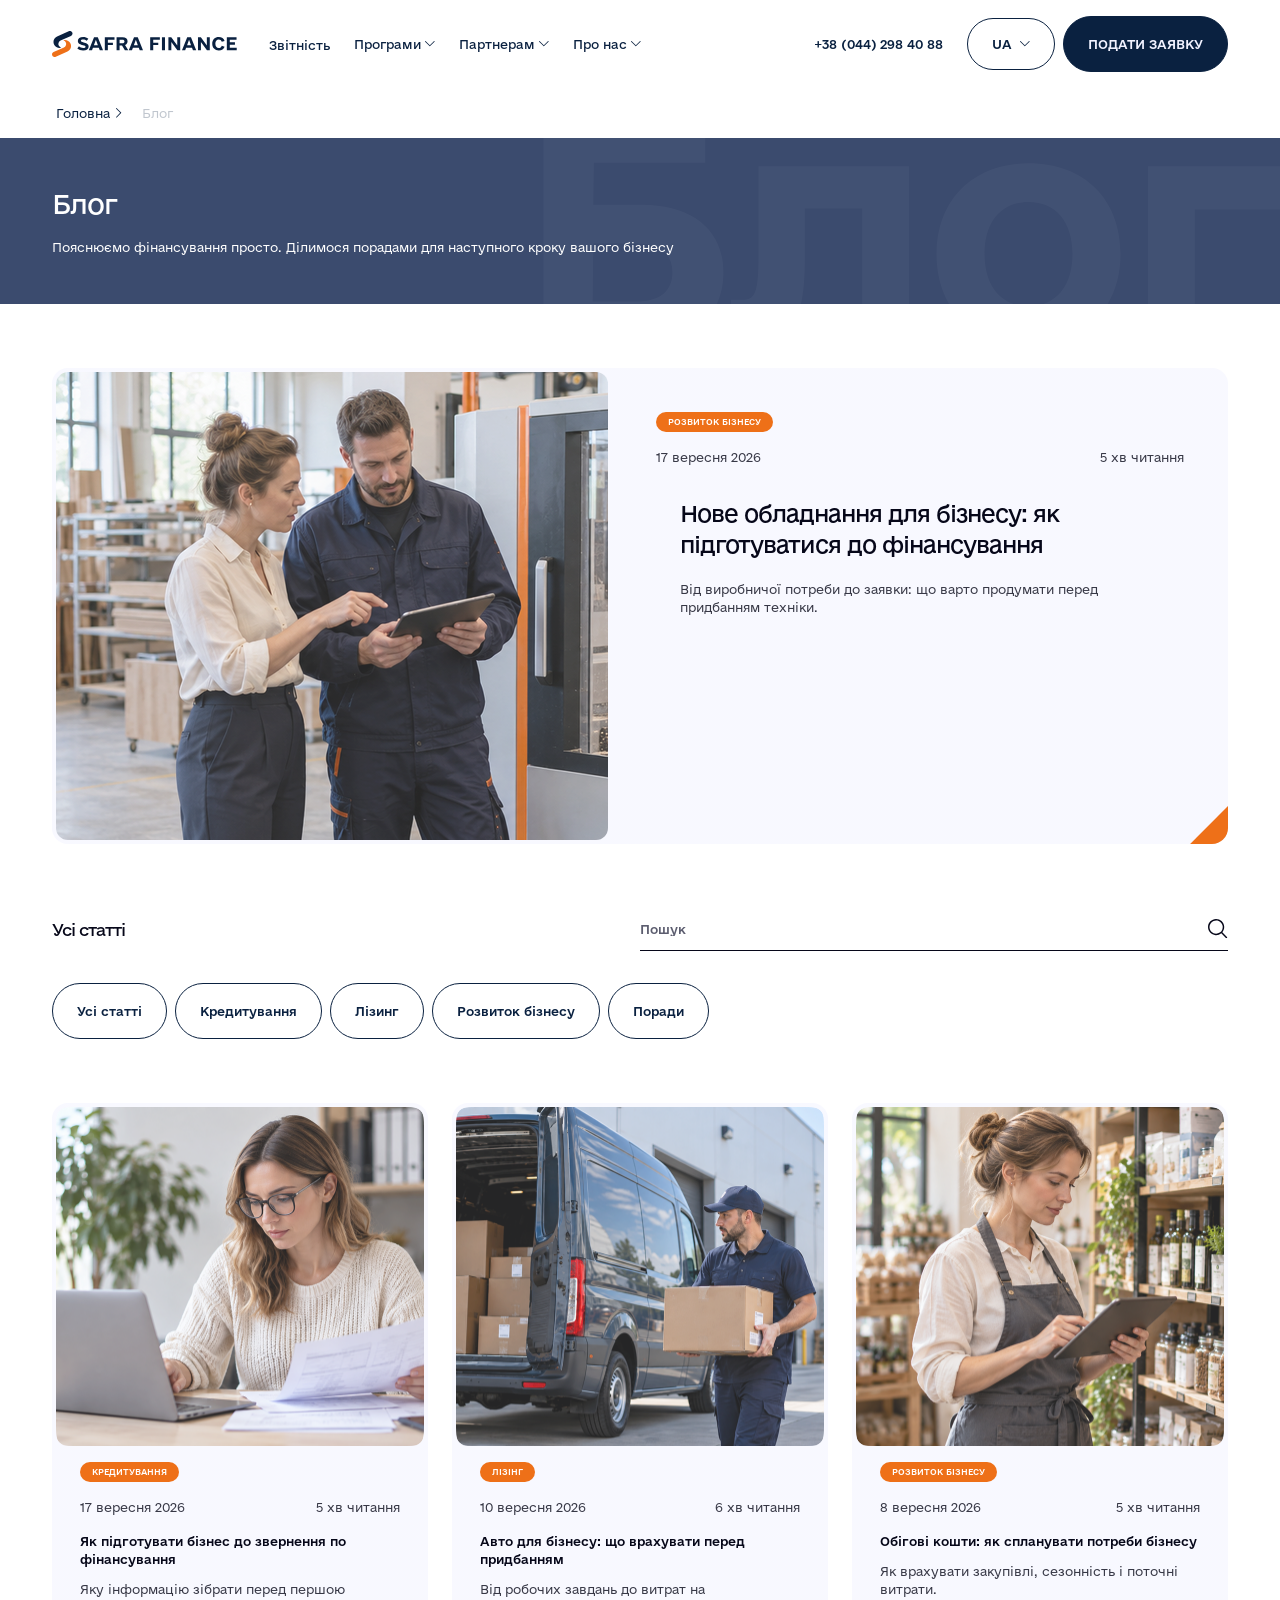
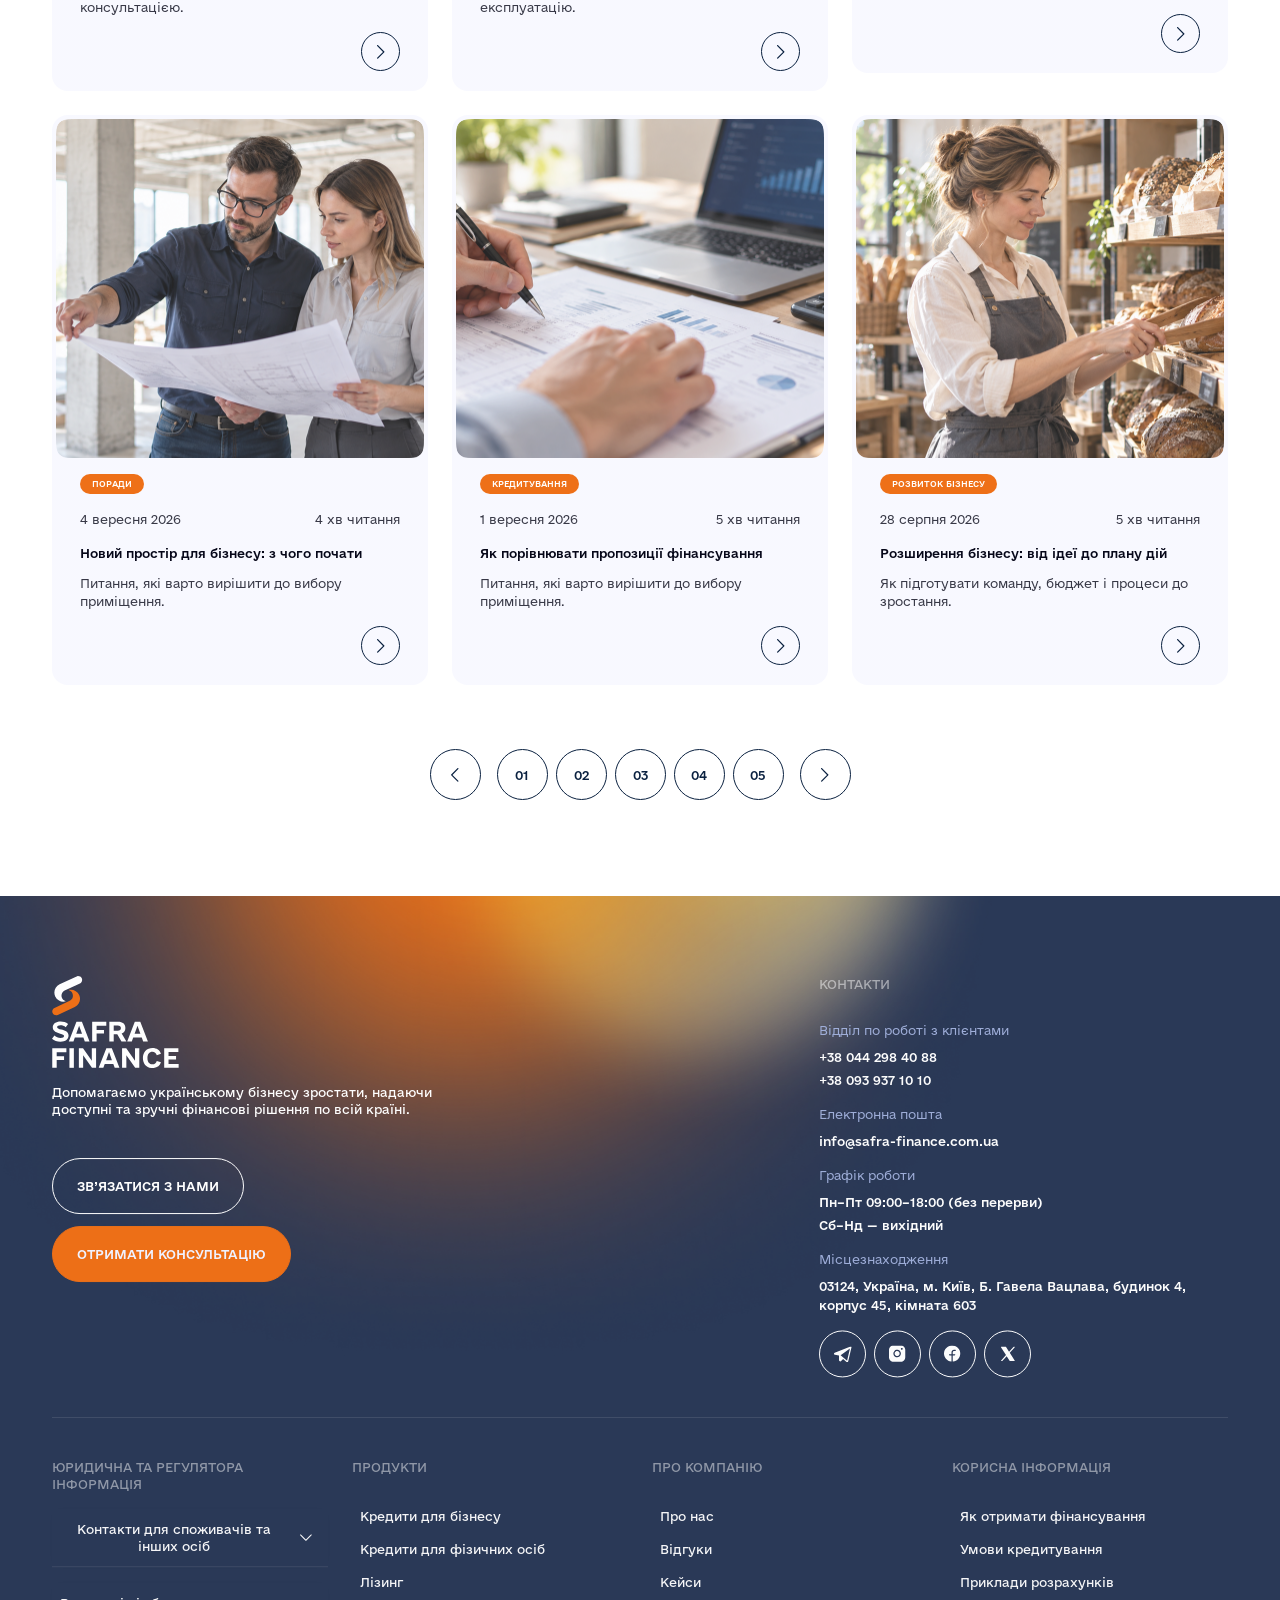
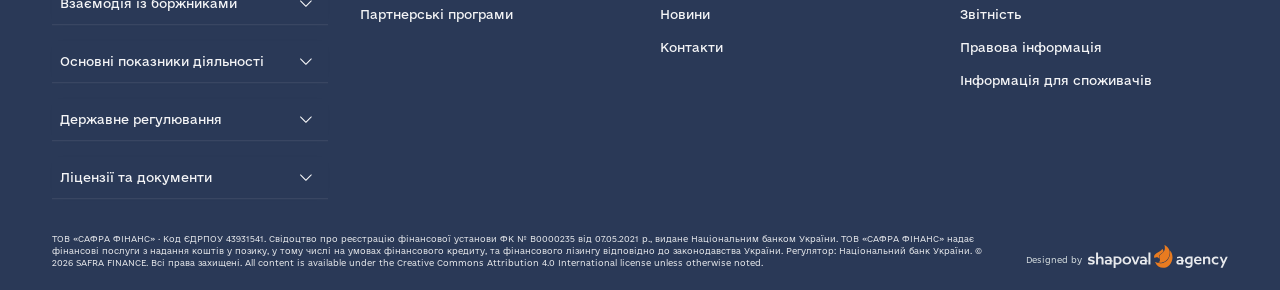
<file: blog.html>
<!DOCTYPE html>
<html lang="uk">

<head>
  <meta charset="UTF-8" />
  <meta name="viewport" content="width=device-width, initial-scale=1.0" />
  <title>Safra Finance — фінансові програми та партнерство</title>
  <meta name="description" content="Safra Finance — звітність, фінансові програми та співпраця для партнерів." />
  <link rel="icon" href="assets/img/favicon.svg" type="image/svg+xml" />

  <link rel="stylesheet" href="css/reset.css" />
  <link rel="stylesheet" href="css/fonts.css" />
  <link rel="stylesheet" href="css/variables.css" />
  <link rel="stylesheet" href="css/vendor/lenis.css" />
  <link rel="stylesheet" href="css/vendor/aos.css" />
  <link rel="stylesheet" href="css/vendor/swiper-bundle.min.css" />
  <link rel="stylesheet" href="css/vendor/fancybox.css" />
  <link rel="stylesheet" href="css/style.css" />
</head>

<body>
  <header class="header">
    <div class="header__inner wrapper">
      <a class="header__logo logo" href="/" aria-label="Safra Finance — на головну">
        <img class="logo__icon--desktop" src="assets/img/logo.svg" width="185" height="27" alt="" decoding="async" />
        <img class="logo__icon--mobile" src="assets/img/logo-mob.svg" width="88" height="64" alt="" decoding="async" />
      </a>

      <nav class="header__nav nav" aria-label="Головна навігація">
        <ul class="nav__list">
          <li class="nav__item">
            <a class="nav__link" href="#zvitnist">Звітність</a>
          </li>

          <li class="nav__item nav__item--dropdown">
            <button class="nav__btn" type="button" aria-expanded="false" aria-controls="submenu-programs"
              data-dropdown-trigger>
              <span class="nav__btn-text">Програми</span>
              <img src="assets/img/arrow.svg" width="12" height="12" alt="" decoding="async">
            </button>
            <ul class="nav__submenu" id="submenu-programs" data-dropdown-menu hidden>
              <li class="nav__submenu-item">
                <a class="nav__submenu-link" href="#program-1">Програма 1</a>
              </li>
              <li class="nav__submenu-item">
                <a class="nav__submenu-link" href="#program-2">Програма 2</a>
              </li>
            </ul>
          </li>

          <li class="nav__item nav__item--dropdown">
            <button class="nav__btn" type="button" aria-expanded="false" aria-controls="submenu-partners"
              data-dropdown-trigger>
              <span class="nav__btn-text">Партнерам</span>
              <img src="assets/img/arrow.svg" width="12" height="12" alt="" decoding="async">
            </button>
            <ul class="nav__submenu" id="submenu-partners" data-dropdown-menu hidden>
              <li class="nav__submenu-item">
                <a class="nav__submenu-link" href="#partners-1">Умови співпраці</a>
              </li>
              <li class="nav__submenu-item">
                <a class="nav__submenu-link" href="#partners-2">Стати партнером</a>
              </li>
            </ul>
          </li>

          <li class="nav__item nav__item--dropdown">
            <button class="nav__btn" type="button" aria-expanded="false" aria-controls="submenu-about"
              data-dropdown-trigger>
              <span class="nav__btn-text">Про нас</span>
              <img src="assets/img/arrow.svg" width="12" height="12" alt="" decoding="async">
            </button>
            <ul class="nav__submenu" id="submenu-about" data-dropdown-menu hidden>
              <li class="nav__submenu-item">
                <a class="nav__submenu-link" href="#about-company">Компанія</a>
              </li>
              <li class="nav__submenu-item">
                <a class="nav__submenu-link" href="#about-team">Команда</a>
              </li>
            </ul>
          </li>
        </ul>
      </nav>

      <a class="header__phone" href="tel:+380442984088">+38 (044) 298 40 88</a>

      <div class="header__lang lang" data-dropdown>
        <button class="lang__btn" type="button" aria-expanded="false" aria-controls="lang-menu-desktop"
          aria-haspopup="listbox" data-dropdown-trigger>
          <span class="lang__current" data-lang-current>UA</span>
          <img src="assets/img/arrow.svg" width="12" height="12" alt="" decoding="async">
        </button>
        <ul class="lang__list" id="lang-menu-desktop" role="listbox" aria-label="Обрати мову" data-dropdown-menu hidden>
          <li class="lang__item" role="option" aria-selected="true">
            <a class="lang__link is-active" href="?lang=uk" hreflang="uk" lang="uk" data-lang="UA">UA</a>
          </li>
          <li class="lang__item" role="option" aria-selected="false">
            <a class="lang__link" href="?lang=en" hreflang="en" lang="en" data-lang="EN">EN</a>
          </li>
        </ul>
      </div>

      <div class="header__actions">
        <a class="header__cta btn btn--blue" href="#apply">
          <span class="header__cta-text header__cta-text--full">Подати заявку</span>
          <span class="header__cta-text header__cta-text--short">Заявка</span>
        </a>

        <button class="burger" type="button" aria-label="Відкрити меню" aria-expanded="false"
          aria-controls="mobile-menu">
          <span class="burger__line" aria-hidden="true"></span>
          <span class="burger__line" aria-hidden="true"></span>
          <span class="burger__line" aria-hidden="true"></span>
        </button>
      </div>
    </div>
  </header>

  <div class="menu" id="mobile-menu" hidden>
    <div class="menu__inner wrapper">
      <nav class="menu__nav" aria-label="Мобільна навігація">
        <ul class="menu__list">
          <li class="menu__item">
            <a class="menu__link" href="#zvitnist">Звітність</a>
          </li>

          <li class="menu__item menu__item--dropdown">
            <button class="menu__btn" type="button" aria-expanded="false" aria-controls="menu-submenu-programs"
              data-dropdown-trigger>
              <span class="menu__btn-text">Програми</span>
              <img class="menu__arrow" src="assets/img/arrow2.svg" width="12" height="12" alt="" decoding="async">
            </button>
            <ul class="menu__submenu" id="menu-submenu-programs" data-dropdown-menu hidden>
              <li class="menu__submenu-item">
                <a class="menu__submenu-link" href="#program-1">Програма 1</a>
              </li>
              <li class="menu__submenu-item">
                <a class="menu__submenu-link" href="#program-2">Програма 2</a>
              </li>
            </ul>
          </li>

          <li class="menu__item menu__item--dropdown">
            <button class="menu__btn" type="button" aria-expanded="false" aria-controls="menu-submenu-partners"
              data-dropdown-trigger>
              <span class="menu__btn-text">Партнерам</span>
              <img class="menu__arrow" src="assets/img/arrow2.svg" width="12" height="12" alt="" decoding="async">
            </button>
            <ul class="menu__submenu" id="menu-submenu-partners" data-dropdown-menu hidden>
              <li class="menu__submenu-item">
                <a class="menu__submenu-link" href="#partners-1">Умови співпраці</a>
              </li>
              <li class="menu__submenu-item">
                <a class="menu__submenu-link" href="#partners-2">Стати партнером</a>
              </li>
            </ul>
          </li>

          <li class="menu__item menu__item--dropdown">
            <button class="menu__btn" type="button" aria-expanded="false" aria-controls="menu-submenu-about"
              data-dropdown-trigger>
              <span class="menu__btn-text">Про нас</span>
              <img class="menu__arrow" src="assets/img/arrow2.svg" width="12" height="12" alt="" decoding="async">
            </button>
            <ul class="menu__submenu" id="menu-submenu-about" data-dropdown-menu hidden>
              <li class="menu__submenu-item">
                <a class="menu__submenu-link" href="#about-company">Компанія</a>
              </li>
              <li class="menu__submenu-item">
                <a class="menu__submenu-link" href="#about-team">Команда</a>
              </li>
            </ul>
          </li>
        </ul>
      </nav>

      <div class="menu__contacts">
        <p class="menu__contacts-title">Відділ по роботі з клієнтами</p>
        <div class="menu__contacts-item">
          <a class="menu__phone" href="tel:+380442984088">+38 044 298 40 88</a>
          <a class="menu__phone" href="tel:+380939371010">+38 093 937 10 10</a>
        </div>
      </div>

      <div class="menu__contacts">
        <p class="menu__contacts-title">Електронна пошта</p>
        <div class="menu__contacts-item">
          <a class="menu__email" href="mailto:info@safra-finance.com.ua">info@safra-finance.com.ua</a>
        </div>
      </div>

      <div class="menu__contacts">
        <p class="menu__contacts-title">Графік роботи</p>
        <div class="menu__contacts-item">
          <p class="menu__address">Пн–Пт 09:00–18:00 (без перерви)</p>
          <p class="menu__address">Сб–Нд — вихідний</p>
        </div>
      </div>

      <div class="menu__contacts">
        <p class="menu__contacts-title">Місцезнаходження</p>
        <div class="menu__contacts-item">
          <p class="menu__address">03124, Україна, м. Київ, Б. Гавела Вацлава, <br> будинок 4, корпус 45, кімната 603
          </p>
        </div>
      </div>

      <ul class="menu__social">
        <li class="menu__social-item">
          <a class="menu__social-link" href="https://www.facebook.com/safra-finance">
            <img src="assets/img/social1.svg" width="16" height="16" alt="" decoding="async">
          </a>
        </li>
        <li class="menu__social-item">
          <a class="menu__social-link" href="https://www.instagram.com/safra-finance">
            <img src="assets/img/social2.svg" width="16" height="16" alt="" decoding="async">
          </a>
        </li>
        <li class="menu__social-item">
          <a class="menu__social-link" href="https://www.linkedin.com/company/safra-finance">
            <img src="assets/img/social3.svg" width="16" height="16" alt="" decoding="async">
          </a>
        </li>
        <li class="menu__social-item">
          <a class="menu__social-link" href="https://www.linkedin.com/company/safra-finance">
            <img src="assets/img/social4.svg" width="16" height="16" alt="" decoding="async">
          </a>
        </li>
      </ul>

      <div class="menu__extra">
        <a class="menu__extra-link btn btn--transparent" href="#apply">ЗВ’ЯЗАТИСЯ З НАМИ</a>
        <a class="menu__extra-link btn btn--orange" href="#apply">ОТРИМАТИ КОНСУЛЬТАЦІЮ</a>
      </div>
    </div>
  </div>

  <main class="bg-white">
    <div class="breadcrumbs">
      <div class="wrapper">
        <ul class="breadcrumbs__list">
          <li class="breadcrumbs__item">
            <a href="#" class="breadcrumbs__link">Головна</a>
          </li>
          <li class="breadcrumbs__item">
            <span class="breadcrumbs__span">Блог</span>
          </li>
        </ul>
      </div>
    </div>

    <div class="blog-hero">
      <div class="blog-hero__bg" aria-hidden="true">
        <img src="assets/img/blog-hero.png" width="1560" height="1018" alt="" decoding="async">
      </div>
      <div class="blog-hero__texts">
        <p>Блог</p>
      </div>
      <div class="wrapper">
        <h1 class="blog-hero__title">Блог</h1>
        <p class="blog-hero__text">Пояснюємо фінансування просто. Ділимося порадами для наступного кроку вашого бізнесу
        </p>
      </div>
    </div>

    <div class="blog-page">
      <div class="wrapper">
        <a href="#" class="blog-page__big-post">
          <div class="blog-page__big-post-img" aria-hidden="true">
            <img src="assets/img/blog-big-post.png" width="544" height="468" loading="lazy" alt="" decoding="async">
          </div>
          <div class="blog-page__big-post-content">
            <span class="blog-page__big-post-category">РОЗВИТОК БІЗНЕСУ</span>
            <div class="blog-page__big-post-info">
              <span class="blog-page__big-post-info-date">17 вересня 2026</span>
              <span class="blog-page__big-post-info-author">5 хв читання</span>
            </div>
            <div class="blog-page__big-post-text">
              <h2>Нове обладнання для бізнесу: як підготуватися до фінансування</h2>
              <p>Від виробничої потреби до заявки: що варто продумати перед придбанням техніки.</p>
            </div>
            <span class="blog-page__big-post-link">
              <img src="assets/img/next.svg" width="12" height="12" alt="" decoding="async">
            </span>
          </div>
        </a>

        <div class="blog-page__content">
          <div class="blog-page__content-category">
            <div class="blog-page__content-title">
              <h3>Усі статті</h3>
              <form action="#" class="blog-page__content-form">
                <input type="text" class="blog-page__content-form-input" placeholder="Пошук">
                <button type="submit" class="blog-page__content-form-btn">
                  <img src="assets/img/search.svg" width="16" height="16" alt="" decoding="async">
                </button>
              </form>
            </div>
            <div class="blog-page__content-tabs" role="tablist" aria-label="Категорії статей">
              <button class="blog-page__content-tabs-btn btn btn--transparent is-active" type="button"
                data-blog-tab="all" role="tab" aria-selected="true">Усі статті</button>
              <button class="blog-page__content-tabs-btn btn btn--transparent" type="button" data-blog-tab="credit"
                role="tab" aria-selected="false">Кредитування</button>
              <button class="blog-page__content-tabs-btn btn btn--transparent" type="button" data-blog-tab="leasing"
                role="tab" aria-selected="false">Лізинг</button>
              <button class="blog-page__content-tabs-btn btn btn--transparent" type="button" data-blog-tab="business"
                role="tab" aria-selected="false">Розвиток бізнесу</button>
              <button class="blog-page__content-tabs-btn btn btn--transparent" type="button" data-blog-tab="tips"
                role="tab" aria-selected="false">Поради</button>
            </div>
          </div>

          <div class="blog-page__content-list">
            <a href="#" class="blog-page__content-item" data-blog-category="credit">
              <div class="blog-page__content-item-img" aria-hidden="true">
                <img src="assets/img/blog-post.png" width="368" height="339" loading="lazy" alt="" decoding="async">
              </div>
              <div class="blog-page__content-item-content">
                <span class="blog-page__content-item-category">КРЕДИТУВАННЯ</span>
                <div class="blog-page__content-item-info">
                  <span class="blog-page__content-item-info-date">17 вересня 2026</span>
                  <span class="blog-page__content-item-info-author">5 хв читання</span>
                </div>
                <div class="blog-page__content-item-text">
                  <h4>Як підготувати бізнес до звернення по фінансування</h4>
                  <p>Яку інформацію зібрати перед першою консультацією.</p>
                </div>
                <span class="blog-page__content-item-link">
                  <img src="assets/img/next.svg" width="12" height="12" alt="" decoding="async">
                </span>
              </div>
            </a>
            <a href="#" class="blog-page__content-item" data-blog-category="leasing">
              <div class="blog-page__content-item-img" aria-hidden="true">
                <img src="assets/img/blog-post1.png" width="368" height="339" loading="lazy" alt="" decoding="async">
              </div>
              <div class="blog-page__content-item-content">
                <span class="blog-page__content-item-category">ЛІЗІНГ</span>
                <div class="blog-page__content-item-info">
                  <span class="blog-page__content-item-info-date">10 вересня 2026</span>
                  <span class="blog-page__content-item-info-author">6 хв читання</span>
                </div>
                <div class="blog-page__content-item-text">
                  <h4>Авто для бізнесу: що врахувати перед придбанням</h4>
                  <p>Від робочих завдань до витрат на експлуатацію.</p>
                </div>
                <span class="blog-page__content-item-link">
                  <img src="assets/img/next.svg" width="12" height="12" alt="" decoding="async">
                </span>
              </div>
            </a>
            <a href="#" class="blog-page__content-item" data-blog-category="business">
              <div class="blog-page__content-item-img" aria-hidden="true">
                <img src="assets/img/blog-post2.png" width="368" height="339" loading="lazy" alt="" decoding="async">
              </div>
              <div class="blog-page__content-item-content">
                <span class="blog-page__content-item-category">РОЗВИТОК БІЗНЕСУ</span>
                <div class="blog-page__content-item-info">
                  <span class="blog-page__content-item-info-date">8 вересня 2026</span>
                  <span class="blog-page__content-item-info-author">5 хв читання</span>
                </div>
                <div class="blog-page__content-item-text">
                  <h4>Обігові кошти: як спланувати потреби бізнесу</h4>
                  <p>Як врахувати закупівлі, сезонність і поточні витрати.</p>
                </div>
                <span class="blog-page__content-item-link">
                  <img src="assets/img/next.svg" width="12" height="12" alt="" decoding="async">
                </span>
              </div>
            </a>
            <a href="#" class="blog-page__content-item" data-blog-category="tips">
              <div class="blog-page__content-item-img" aria-hidden="true">
                <img src="assets/img/blog-post3.png" width="368" height="339" loading="lazy" alt="" decoding="async">
              </div>
              <div class="blog-page__content-item-content">
                <span class="blog-page__content-item-category">ПОРАДИ</span>
                <div class="blog-page__content-item-info">
                  <span class="blog-page__content-item-info-date">4 вересня 2026</span>
                  <span class="blog-page__content-item-info-author">4 хв читання</span>
                </div>
                <div class="blog-page__content-item-text">
                  <h4>Новий простір для бізнесу: з чого почати</h4>
                  <p>Питання, які варто вирішити до вибору приміщення.</p>
                </div>
                <span class="blog-page__content-item-link">
                  <img src="assets/img/next.svg" width="12" height="12" alt="" decoding="async">
                </span>
              </div>
            </a>
            <a href="#" class="blog-page__content-item" data-blog-category="credit">
              <div class="blog-page__content-item-img" aria-hidden="true">
                <img src="assets/img/blog-post4.png" width="368" height="339" loading="lazy" alt="" decoding="async">
              </div>
              <div class="blog-page__content-item-content">
                <span class="blog-page__content-item-category">КРЕДИТУВАННЯ</span>
                <div class="blog-page__content-item-info">
                  <span class="blog-page__content-item-info-date">1 вересня 2026</span>
                  <span class="blog-page__content-item-info-author">5 хв читання</span>
                </div>
                <div class="blog-page__content-item-text">
                  <h4>Як порівнювати пропозиції фінансування</h4>
                  <p>Питання, які варто вирішити до вибору приміщення.</p>
                </div>
                <span class="blog-page__content-item-link">
                  <img src="assets/img/next.svg" width="12" height="12" alt="" decoding="async">
                </span>
              </div>
            </a>
            <a href="#" class="blog-page__content-item" data-blog-category="business">
              <div class="blog-page__content-item-img" aria-hidden="true">
                <img src="assets/img/blog-post5.png" width="368" height="339" loading="lazy" alt="" decoding="async">
              </div>
              <div class="blog-page__content-item-content">
                <span class="blog-page__content-item-category">РОЗВИТОК БІЗНЕСУ</span>
                <div class="blog-page__content-item-info">
                  <span class="blog-page__content-item-info-date">28 серпня 2026</span>
                  <span class="blog-page__content-item-info-author">5 хв читання</span>
                </div>
                <div class="blog-page__content-item-text">
                  <h4>Розширення бізнесу: від ідеї до плану дій</h4>
                  <p>Як підготувати команду, бюджет і процеси до зростання.</p>
                </div>
                <span class="blog-page__content-item-link">
                  <img src="assets/img/next.svg" width="12" height="12" alt="" decoding="async">
                </span>
              </div>
            </a>
          </div>
        </div>

        <ul class="blog-page__big-pagination">
          <li class="blog-page__big-pagination-item">
            <a href="#" class="blog-page__big-pagination-link">
              <img src="assets/img/prev.svg" width="12" height="12" alt="" decoding="async">
            </a>
          </li>
          <li class="blog-page__big-pagination-item">
            <a href="#" class="blog-page__big-pagination-link">
              <span>01</span>
            </a>
          </li>
          <li class="blog-page__big-pagination-item">
            <a href="#" class="blog-page__big-pagination-link">
              <span>02</span>
            </a>
          </li>
          <li class="blog-page__big-pagination-item">
            <a href="#" class="blog-page__big-pagination-link">
              <span>03</span>
            </a>
          </li>
          <li class="blog-page__big-pagination-item">
            <a href="#" class="blog-page__big-pagination-link">
              <span>04</span>
            </a>
          </li>
          <li class="blog-page__big-pagination-item">
            <a href="#" class="blog-page__big-pagination-link">
              <span>05</span>
            </a>
          </li>
          <li class="blog-page__big-pagination-item">
            <a href="#" class="blog-page__big-pagination-link">
              <img src="assets/img/next.svg" width="12" height="12" alt="" decoding="async">
            </a>
          </li>
        </ul>
      </div>
    </div>
  </main>

  <footer class="footer">
    <div class="footer__bg" aria-hidden="true">
      <img class="footer__bg-img" src="assets/img/footer-bg.png" width="1560" height="1018" alt="" decoding="async">
    </div>
    <div class="wrapper">
      <div class="footer__top">
        <div class="footer__top-left">
          <div class="footer__top-left-box">
            <a href="#" class="footer__top-left-box-logo">
              <img src="assets/img/footer-logo.svg" width="126" height="92" alt="">
            </a>
            <p>Допомагаємо українському бізнесу зростати, надаючи доступні та зручні фінансові рішення по всій країні.
            </p>
          </div>
          <div class="footer__top-left-action">
            <a href="#" class="footer__top-left-action-btn btn btn--transparent">
              ЗВ’ЯЗАТИСЯ З НАМИ
            </a>
            <a href="#" class="footer__top-left-action-link btn btn--orange">
              ОТРИМАТИ КОНСУЛЬТАЦІЮ
            </a>
          </div>
        </div>
        <div class="footer__top-right">
          <h3 class="footer__top-right-title">КОНТАКТИ</h3>
          <div class="footer__top-right-list">
            <div class="footer__top-right-item">
              <span class="footer__top-right-item-label">Відділ по роботі з клієнтами</span>
              <ul class="footer__top-right-item-list">
                <li class="footer__top-right-item-list-item">
                  <a href="tel:+380442984088" class="footer__top-right-item-list-link">+38 044 298 40 88</a>
                </li>
                <li class="footer__top-right-item-list-item">
                  <a href="tel:+380442984088" class="footer__top-right-item-list-link">+38 093 937 10 10</a>
                </li>
              </ul>
            </div>
            <div class="footer__top-right-item">
              <span class="footer__top-right-item-label">Електронна пошта</span>
              <ul class="footer__top-right-item-list">
                <li class="footer__top-right-item-list-item">
                  <a href="mailto:info@safra-finance.com.ua"
                    class="footer__top-right-item-list-link">info@safra-finance.com.ua</a>
                </li>
              </ul>
            </div>
            <div class="footer__top-right-item">
              <span class="footer__top-right-item-label">Графік роботи</span>
              <ul class="footer__top-right-item-list">
                <li class="footer__top-right-item-list-item">
                  <span class="footer__top-right-item-list-link">Пн–Пт 09:00–18:00 (без перерви)</span>
                </li>
                <li class="footer__top-right-item-list-item">
                  <span class="footer__top-right-item-list-link">Сб–Нд — вихідний</span>
                </li>
              </ul>
            </div>
            <div class="footer__top-right-item">
              <span class="footer__top-right-item-label">Місцезнаходження</span>
              <ul class="footer__top-right-item-list">
                <li class="footer__top-right-item-list-item">
                  <span class="footer__top-right-item-list-link">03124, Україна, м. Київ, Б. Гавела Вацлава, будинок 4,
                    корпус 45, кімната 603</span>
                </li>
              </ul>
            </div>
            <div class="footer__top-right-item">
              <ul class="footer__top-right-item-social">
                <li class="footer__top-right-item-social-item">
                  <a href="#" class="footer__top-right-item-social-link">
                    <img src="assets/img/footer-social-icon1.svg" width="24" height="24" alt="">
                  </a>
                </li>
                <li class="footer__top-right-item-social-item">
                  <a href="#" class="footer__top-right-item-social-link">
                    <img src="assets/img/footer-social-icon2.svg" width="24" height="24" alt="">
                  </a>
                </li>
                <li class="footer__top-right-item-social-item">
                  <a href="#" class="footer__top-right-item-social-link">
                    <img src="assets/img/footer-social-icon3.svg" width="24" height="24" alt="">
                  </a>
                </li>
                <li class="footer__top-right-item-social-item">
                  <a href="#" class="footer__top-right-item-social-link">
                    <img src="assets/img/footer-social-icon4.svg" width="24" height="24" alt="">
                  </a>
                </li>
              </ul>
            </div>
          </div>
        </div>
      </div>
      <div class="footer__bottom">
        <div class="footer__bottom-content">
          <div class="footer__bottom-content-accardion">
            <h3 class="footer__bottom-content-accardion-title">ЮРИДИЧНА ТА РЕГУЛЯТОРА ІНФОРМАЦІЯ</h3>

            <div class="footer__bottom-content-accardion-item">
              <button class="footer__bottom-content-accardion-button" type="button" aria-expanded="false"
                aria-controls="footer-acc-debtors">
                <h3 class="footer__bottom-content-accardion-title">Контакти для споживачів та інших осіб</h3>
                <img class="footer__bottom-content-accardion-arrow" src="assets/img/arrow3.svg" width="12" height="12"
                  alt="" decoding="async">
              </button>
              <div class="footer__bottom-content-accardion-panel" id="footer-acc-debtors" hidden>
                <p class="footer__bottom-content-accardion-text">
                  Контакти для споживачів та інших осіб, які належать до захищеної категорії

                  Відділ по роботі з клієнтами:
                  +38 044 298 40 88, +38 093 937 10 10

                  Електронна пошта:
                  info@safra-finance.com.ua

                  Місцезнаходження та адреса для кореспонденції:
                  03124, Україна, місто Київ, Б. Гавела Вацлава, будинок 4, корпус 45, кімната 603.

                  Графік роботи:
                  Пн–пт: 09:00–18:00, без перерви.
                  Сб–нд: вихідний.

                  Директор:
                  Сізов Анатолій В’ячеславович
                  +38 067 577 71 07
                </p>
              </div>
            </div>

            <div class="footer__bottom-content-accardion-item">
              <button class="footer__bottom-content-accardion-button" type="button" aria-expanded="false"
                aria-controls="footer-acc-debtors">
                <h3 class="footer__bottom-content-accardion-title">Взаємодія із боржниками</h3>
                <img class="footer__bottom-content-accardion-arrow" src="assets/img/arrow3.svg" width="12" height="12"
                  alt="" decoding="async">
              </button>
              <div class="footer__bottom-content-accardion-panel" id="footer-acc-debtors" hidden>
                <p class="footer__bottom-content-accardion-text">
                  Інформація про порядок взаємодії з боржниками та врегулювання простроченої заборгованості.
                </p>
              </div>
            </div>

            <div class="footer__bottom-content-accardion-item">
              <button class="footer__bottom-content-accardion-button" type="button" aria-expanded="false"
                aria-controls="footer-acc-indicators">
                <h3 class="footer__bottom-content-accardion-title">Основні показники діяльності</h3>
                <img class="footer__bottom-content-accardion-arrow" src="assets/img/arrow3.svg" width="12" height="12"
                  alt="" decoding="async">
              </button>
              <div class="footer__bottom-content-accardion-panel" id="footer-acc-indicators" hidden>
                <p class="footer__bottom-content-accardion-text">
                  Основні показники діяльності фінансової компанії відповідно до вимог регулятора.
                </p>
              </div>
            </div>

            <div class="footer__bottom-content-accardion-item">
              <button class="footer__bottom-content-accardion-button" type="button" aria-expanded="false"
                aria-controls="footer-acc-regulation">
                <h3 class="footer__bottom-content-accardion-title">Державне регулювання</h3>
                <img class="footer__bottom-content-accardion-arrow" src="assets/img/arrow3.svg" width="12" height="12"
                  alt="" decoding="async">
              </button>
              <div class="footer__bottom-content-accardion-panel" id="footer-acc-regulation" hidden>
                <p class="footer__bottom-content-accardion-text">
                  Інформація про державне регулювання діяльності ТОВ «САФРА ФІНАНС». Регулятор — Національний банк
                  України.
                </p>
              </div>
            </div>

            <div class="footer__bottom-content-accardion-item">
              <button class="footer__bottom-content-accardion-button" type="button" aria-expanded="false"
                aria-controls="footer-acc-licenses">
                <h3 class="footer__bottom-content-accardion-title">Ліцензії та документи</h3>
                <img class="footer__bottom-content-accardion-arrow" src="assets/img/arrow3.svg" width="12" height="12"
                  alt="" decoding="async">
              </button>
              <div class="footer__bottom-content-accardion-panel" id="footer-acc-licenses" hidden>
                <p class="footer__bottom-content-accardion-text">
                  Ліцензії, свідоцтва та інші документи, що підтверджують право компанії надавати фінансові послуги.
                </p>
              </div>
            </div>
          </div>
          <div class="footer__bottom-content-list">
            <h3 class="footer__bottom-content-accardion-title">ПРОДУКТИ</h3>
            <ul class="footer__bottom-content-list-item">
              <li class="footer__bottom-content-list-item">
                <a href="#" class="footer__bottom-content-list-link">Кредити для бізнесу</a>
              </li>
              <li class="footer__bottom-content-list-item">
                <a href="#" class="footer__bottom-content-list-link">Кредити для фізичних осіб</a>
              </li>
              <li class="footer__bottom-content-list-item">
                <a href="#" class="footer__bottom-content-list-link">Лізинг</a>
              </li>
              <li class="footer__bottom-content-list-item">
                <a href="#" class="footer__bottom-content-list-link">Партнерські програми</a>
              </li>
            </ul>
          </div>

          <div class="footer__bottom-content-list">
            <h3 class="footer__bottom-content-accardion-title">ПРО КОМПАНІЮ</h3>
            <ul class="footer__bottom-content-list-item">
              <li class="footer__bottom-content-list-item">
                <a href="#" class="footer__bottom-content-list-link">Про нас</a>
              </li>
              <li class="footer__bottom-content-list-item">
                <a href="#" class="footer__bottom-content-list-link">Відгуки</a>
              </li>
              <li class="footer__bottom-content-list-item">
                <a href="#" class="footer__bottom-content-list-link">Кейси</a>
              </li>
              <li class="footer__bottom-content-list-item">
                <a href="#" class="footer__bottom-content-list-link">Новини</a>
              </li>
              <li class="footer__bottom-content-list-item">
                <a href="#" class="footer__bottom-content-list-link">Контакти</a>
              </li>
            </ul>
          </div>

          <div class="footer__bottom-content-list">
            <h3 class="footer__bottom-content-accardion-title">КОРИСНА ІНФОРМАЦІЯ</h3>
            <ul class="footer__bottom-content-list-item">
              <li class="footer__bottom-content-list-item">
                <a href="#" class="footer__bottom-content-list-link">Як отримати фінансування</a>
              </li>
              <li class="footer__bottom-content-list-item">
                <a href="#" class="footer__bottom-content-list-link">Умови кредитування</a>
              </li>
              <li class="footer__bottom-content-list-item">
                <a href="#" class="footer__bottom-content-list-link">Приклади розрахунків</a>
              </li>
              <li class="footer__bottom-content-list-item">
                <a href="#" class="footer__bottom-content-list-link">Звітність</a>
              </li>
              <li class="footer__bottom-content-list-item">
                <a href="#" class="footer__bottom-content-list-link">Правова інформація</a>
              </li>
              <li class="footer__bottom-content-list-item">
                <a href="#" class="footer__bottom-content-list-link">Інформація для споживачів</a>
              </li>
            </ul>
          </div>
        </div>
        <div class="footer__bottom-copyright">
          <p>ТОВ «САФРА ФІНАНС» · Код ЄДРПОУ 43931541. Свідоцтво про реєстрацію фінансової установи ФК № В0000235 від
            07.05.2021 р., видане Національним банком України. ТОВ «САФРА ФІНАНС» надає фінансові послуги з надання
            коштів у позику, у тому числі на умовах фінансового кредиту, та фінансового лізингу відповідно до
            законодавства України.
            Регулятор: Національний банк України. © 2026 SAFRA FINANCE. Всі права захищені. All content is available
            under the Creative Commons Attribution 4.0 International license unless otherwise noted. </p>
          <div class="footer__bottom-copyright-links">
            <span>Designed by</span>
            <a href="/" target="_blank">
              <img src="assets/img/footer-copyright-link.svg" width="140" height="24" alt="">
            </a>
          </div>
        </div>
      </div>
    </div>
  </footer>

  <dialog class="popup popup--form" id="popup-apply" aria-labelledby="popup-apply-title">
    <div class="popup__panel">
      <button class="popup__close" type="button" data-popup-close aria-label="Закрити">
        <img src="assets/img/popup-close.svg" width="14" height="14" alt="" decoding="async">
      </button>

      <div class="popup__header">
        <h2 class="popup__title" id="popup-apply-title">Обговоримо ваші плани</h2>
        <p class="popup__text">
          Залиште контакти — ми зв’яжемося з вами та допоможемо обрати фінансове рішення.
        </p>
      </div>

      <form class="popup__form" id="popup-apply-form" novalidate>
        <div class="popup__field">
          <input class="popup__field-input" type="text" name="name" placeholder="Ваше ім'я" aria-label="Ваше ім'я"
            autocomplete="name" required>
        </div>

        <div class="popup__field">
          <input class="popup__field-input" type="tel" name="phone" placeholder="Телефон" aria-label="Телефон"
            autocomplete="tel" required>
        </div>

        <div class="popup__field">
          <input class="popup__field-input" type="email" name="email" placeholder="EMAIL" aria-label="EMAIL"
            autocomplete="email" required>
        </div>

        <div class="popup__field">
          <input class="popup__field-input" type="text" name="note" placeholder="Примітка" aria-label="Примітка"
            autocomplete="off">
        </div>

        <button class="popup__submit btn btn--blue" type="submit">НАДІСЛАТИ ЗАЯВКУ</button>
      </form>

      <p class="popup__privacy">
        <img class="popup__privacy-icon" src="assets/img/check.svg" width="15" height="17" alt="" decoding="async">
        <span>
          Ваші дані захищені та не передаються третім особам. Натискаючи «Надіслати заявку», ви погоджуєтеся з
          <a class="popup__privacy-link" href="#">Політикою конфіденційності</a>.
        </span>
      </p>
    </div>
  </dialog>



  <script src="js/vendor/lenis.min.js"></script>
  <script src="js/vendor/gsap.min.js"></script>
  <script src="js/vendor/ScrollTrigger.min.js"></script>
  <script src="js/vendor/aos.js"></script>
  <script src="js/vendor/swiper-bundle.min.js"></script>
  <script src="js/vendor/fancybox.umd.js"></script>
  <script src="js/hero.js"></script>
  <script src="js/main.js"></script>
</body>

</html>
</file>
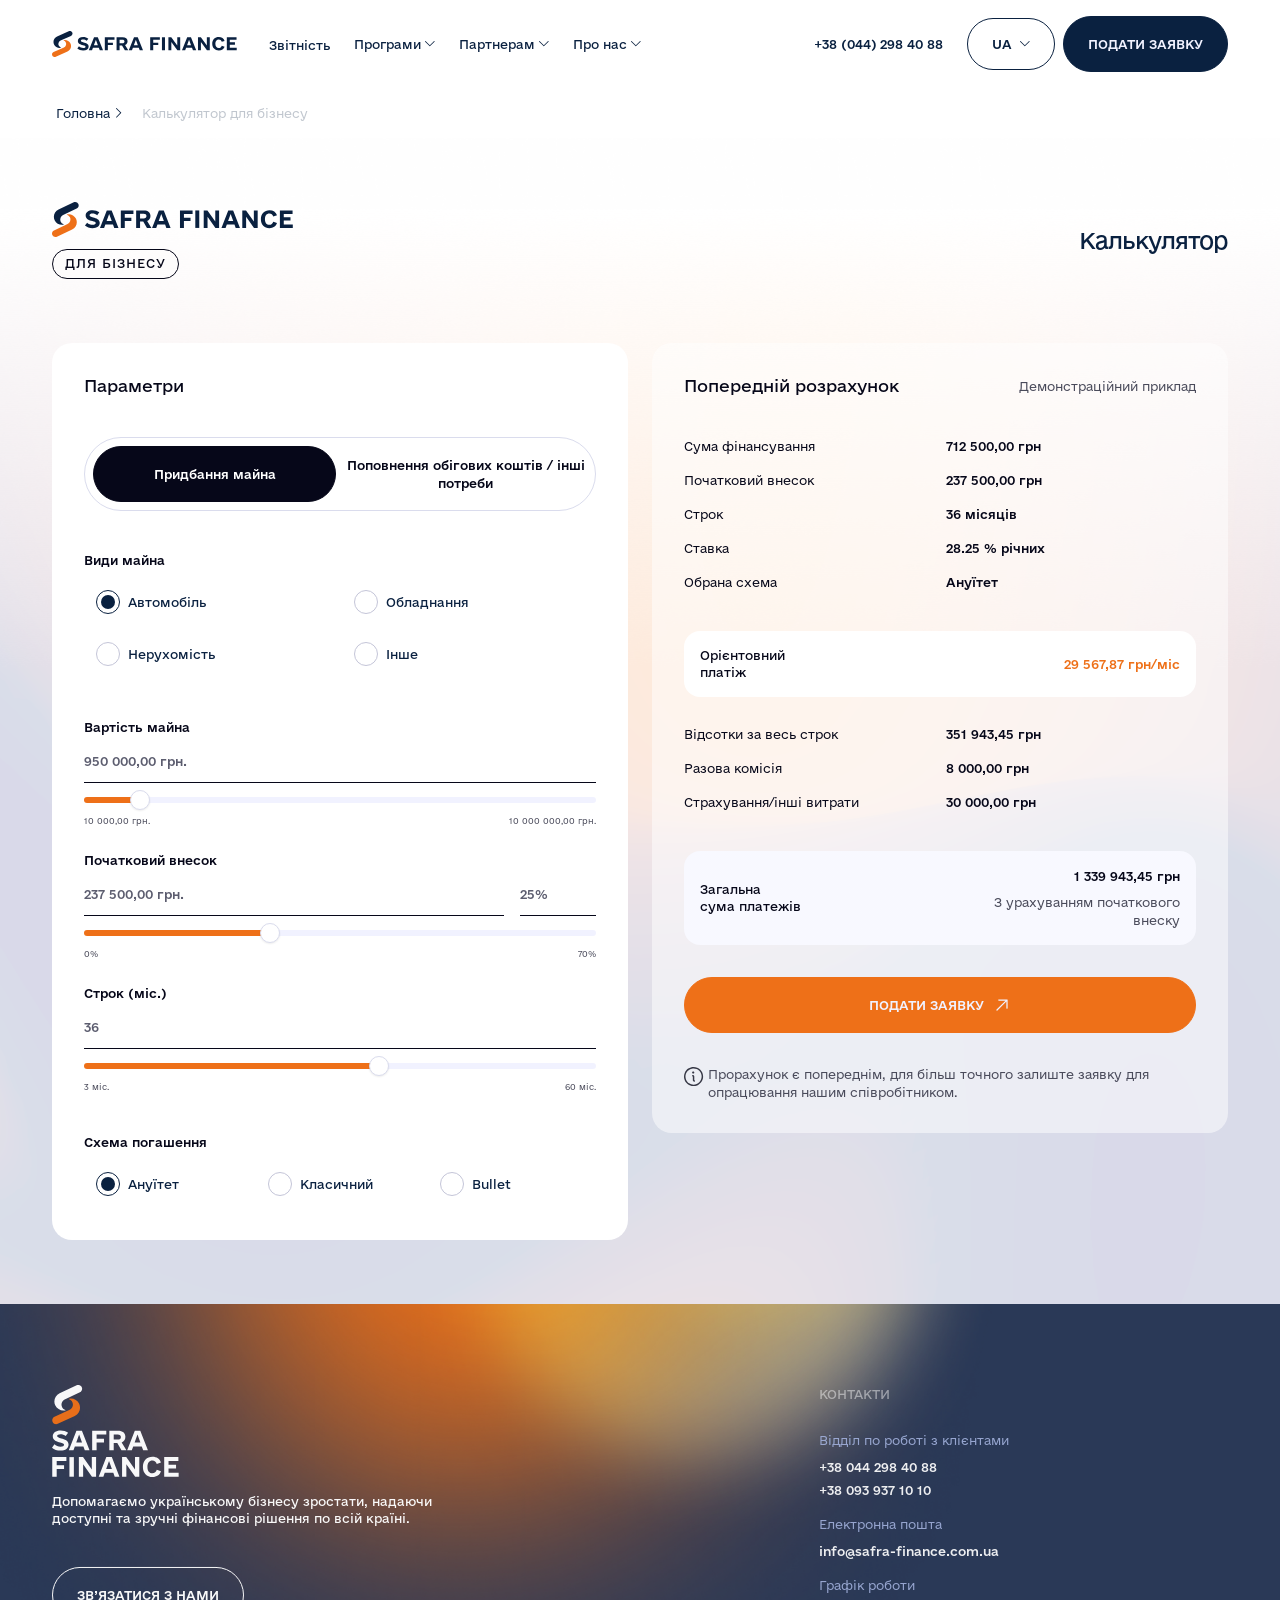
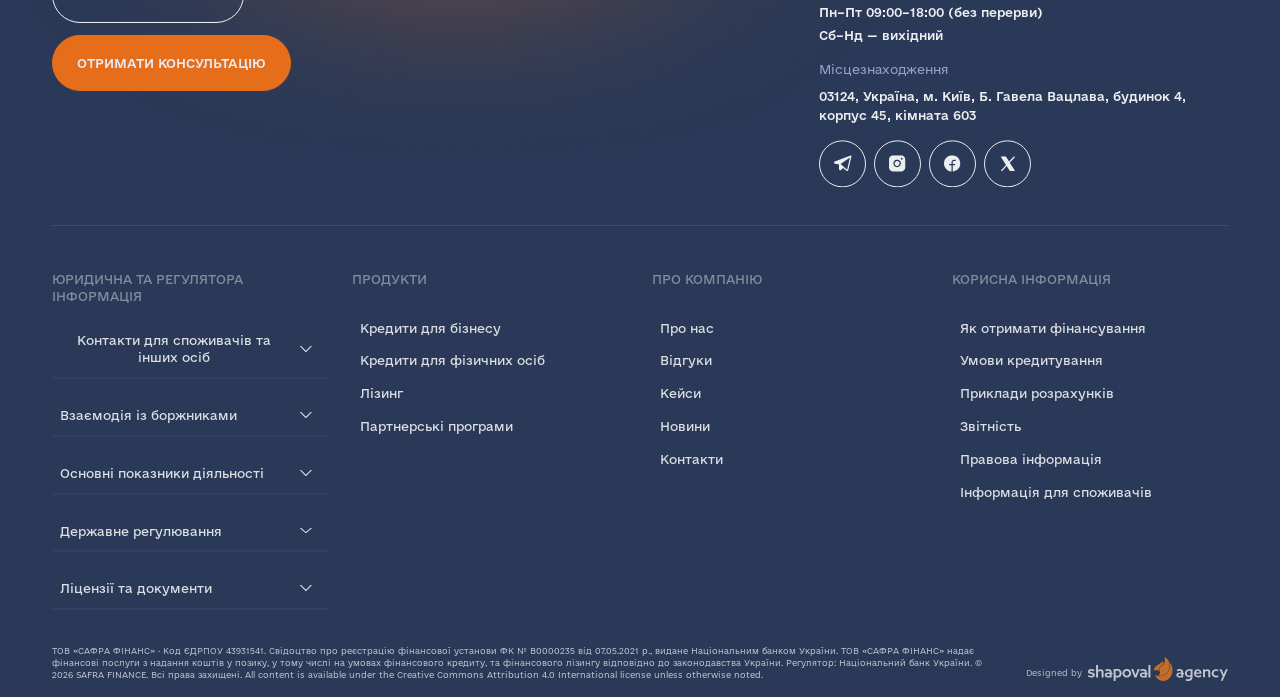
<file: calculator-business.html>
<!DOCTYPE html>
<html lang="uk">

<head>
    <meta charset="UTF-8" />
    <meta name="viewport" content="width=device-width, initial-scale=1.0" />
    <title>Safra Finance — Калькулятор для бізнесу</title>
    <meta name="description" content="Safra Finance — звітність, фінансові програми та співпраця для партнерів." />
    <link rel="icon" href="assets/img/favicon.svg" type="image/svg+xml" />

    <link rel="stylesheet" href="css/reset.css" />
    <link rel="stylesheet" href="css/fonts.css" />
    <link rel="stylesheet" href="css/variables.css" />
    <link rel="stylesheet" href="css/vendor/lenis.css" />
    <link rel="stylesheet" href="css/vendor/aos.css" />
    <link rel="stylesheet" href="css/vendor/swiper-bundle.min.css" />
    <link rel="stylesheet" href="css/vendor/fancybox.css" />
    <link rel="stylesheet" href="css/style.css" />
</head>

<body>
    <header class="header">
        <div class="header__inner wrapper">
            <a class="header__logo logo" href="/" aria-label="Safra Finance — на головну">
                <img class="logo__icon--desktop" src="assets/img/logo.svg" width="185" height="27" alt=""
                    decoding="async" />
                <img class="logo__icon--mobile" src="assets/img/logo-mob.svg" width="88" height="64" alt=""
                    decoding="async" />
            </a>

            <nav class="header__nav nav" aria-label="Головна навігація">
                <ul class="nav__list">
                    <li class="nav__item">
                        <a class="nav__link" href="#zvitnist">Звітність</a>
                    </li>

                    <li class="nav__item nav__item--dropdown">
                        <button class="nav__btn" type="button" aria-expanded="false" aria-controls="submenu-programs"
                            data-dropdown-trigger>
                            <span class="nav__btn-text">Програми</span>
                            <img src="assets/img/arrow.svg" width="12" height="12" alt="" decoding="async">
                        </button>
                        <ul class="nav__submenu" id="submenu-programs" data-dropdown-menu hidden>
                            <li class="nav__submenu-item">
                                <a class="nav__submenu-link" href="#program-1">Програма 1</a>
                            </li>
                            <li class="nav__submenu-item">
                                <a class="nav__submenu-link" href="#program-2">Програма 2</a>
                            </li>
                        </ul>
                    </li>

                    <li class="nav__item nav__item--dropdown">
                        <button class="nav__btn" type="button" aria-expanded="false" aria-controls="submenu-partners"
                            data-dropdown-trigger>
                            <span class="nav__btn-text">Партнерам</span>
                            <img src="assets/img/arrow.svg" width="12" height="12" alt="" decoding="async">
                        </button>
                        <ul class="nav__submenu" id="submenu-partners" data-dropdown-menu hidden>
                            <li class="nav__submenu-item">
                                <a class="nav__submenu-link" href="#partners-1">Умови співпраці</a>
                            </li>
                            <li class="nav__submenu-item">
                                <a class="nav__submenu-link" href="#partners-2">Стати партнером</a>
                            </li>
                        </ul>
                    </li>

                    <li class="nav__item nav__item--dropdown">
                        <button class="nav__btn" type="button" aria-expanded="false" aria-controls="submenu-about"
                            data-dropdown-trigger>
                            <span class="nav__btn-text">Про нас</span>
                            <img src="assets/img/arrow.svg" width="12" height="12" alt="" decoding="async">
                        </button>
                        <ul class="nav__submenu" id="submenu-about" data-dropdown-menu hidden>
                            <li class="nav__submenu-item">
                                <a class="nav__submenu-link" href="#about-company">Компанія</a>
                            </li>
                            <li class="nav__submenu-item">
                                <a class="nav__submenu-link" href="#about-team">Команда</a>
                            </li>
                        </ul>
                    </li>
                </ul>
            </nav>

            <a class="header__phone" href="tel:+380442984088">+38 (044) 298 40 88</a>

            <div class="header__lang lang" data-dropdown>
                <button class="lang__btn" type="button" aria-expanded="false" aria-controls="lang-menu-desktop"
                    aria-haspopup="listbox" data-dropdown-trigger>
                    <span class="lang__current" data-lang-current>UA</span>
                    <img src="assets/img/arrow.svg" width="12" height="12" alt="" decoding="async">
                </button>
                <ul class="lang__list" id="lang-menu-desktop" role="listbox" aria-label="Обрати мову" data-dropdown-menu
                    hidden>
                    <li class="lang__item" role="option" aria-selected="true">
                        <a class="lang__link is-active" href="?lang=uk" hreflang="uk" lang="uk" data-lang="UA">UA</a>
                    </li>
                    <li class="lang__item" role="option" aria-selected="false">
                        <a class="lang__link" href="?lang=en" hreflang="en" lang="en" data-lang="EN">EN</a>
                    </li>
                </ul>
            </div>

            <div class="header__actions">
                <a class="header__cta btn btn--blue" href="#apply">
                    <span class="header__cta-text header__cta-text--full">Подати заявку</span>
                    <span class="header__cta-text header__cta-text--short">Заявка</span>
                </a>

                <button class="burger" type="button" aria-label="Відкрити меню" aria-expanded="false"
                    aria-controls="mobile-menu">
                    <span class="burger__line" aria-hidden="true"></span>
                    <span class="burger__line" aria-hidden="true"></span>
                    <span class="burger__line" aria-hidden="true"></span>
                </button>
            </div>
        </div>
    </header>

    <div class="menu" id="mobile-menu" hidden>
        <div class="menu__inner wrapper">
            <nav class="menu__nav" aria-label="Мобільна навігація">
                <ul class="menu__list">
                    <li class="menu__item">
                        <a class="menu__link" href="#zvitnist">Звітність</a>
                    </li>

                    <li class="menu__item menu__item--dropdown">
                        <button class="menu__btn" type="button" aria-expanded="false"
                            aria-controls="menu-submenu-programs" data-dropdown-trigger>
                            <span class="menu__btn-text">Програми</span>
                            <img class="menu__arrow" src="assets/img/arrow2.svg" width="12" height="12" alt=""
                                decoding="async">
                        </button>
                        <ul class="menu__submenu" id="menu-submenu-programs" data-dropdown-menu hidden>
                            <li class="menu__submenu-item">
                                <a class="menu__submenu-link" href="#program-1">Програма 1</a>
                            </li>
                            <li class="menu__submenu-item">
                                <a class="menu__submenu-link" href="#program-2">Програма 2</a>
                            </li>
                        </ul>
                    </li>

                    <li class="menu__item menu__item--dropdown">
                        <button class="menu__btn" type="button" aria-expanded="false"
                            aria-controls="menu-submenu-partners" data-dropdown-trigger>
                            <span class="menu__btn-text">Партнерам</span>
                            <img class="menu__arrow" src="assets/img/arrow2.svg" width="12" height="12" alt=""
                                decoding="async">
                        </button>
                        <ul class="menu__submenu" id="menu-submenu-partners" data-dropdown-menu hidden>
                            <li class="menu__submenu-item">
                                <a class="menu__submenu-link" href="#partners-1">Умови співпраці</a>
                            </li>
                            <li class="menu__submenu-item">
                                <a class="menu__submenu-link" href="#partners-2">Стати партнером</a>
                            </li>
                        </ul>
                    </li>

                    <li class="menu__item menu__item--dropdown">
                        <button class="menu__btn" type="button" aria-expanded="false" aria-controls="menu-submenu-about"
                            data-dropdown-trigger>
                            <span class="menu__btn-text">Про нас</span>
                            <img class="menu__arrow" src="assets/img/arrow2.svg" width="12" height="12" alt=""
                                decoding="async">
                        </button>
                        <ul class="menu__submenu" id="menu-submenu-about" data-dropdown-menu hidden>
                            <li class="menu__submenu-item">
                                <a class="menu__submenu-link" href="#about-company">Компанія</a>
                            </li>
                            <li class="menu__submenu-item">
                                <a class="menu__submenu-link" href="#about-team">Команда</a>
                            </li>
                        </ul>
                    </li>
                </ul>
            </nav>

            <div class="menu__contacts">
                <p class="menu__contacts-title">Відділ по роботі з клієнтами</p>
                <div class="menu__contacts-item">
                    <a class="menu__phone" href="tel:+380442984088">+38 044 298 40 88</a>
                    <a class="menu__phone" href="tel:+380939371010">+38 093 937 10 10</a>
                </div>
            </div>

            <div class="menu__contacts">
                <p class="menu__contacts-title">Електронна пошта</p>
                <div class="menu__contacts-item">
                    <a class="menu__email" href="mailto:info@safra-finance.com.ua">info@safra-finance.com.ua</a>
                </div>
            </div>

            <div class="menu__contacts">
                <p class="menu__contacts-title">Графік роботи</p>
                <div class="menu__contacts-item">
                    <p class="menu__address">Пн–Пт 09:00–18:00 (без перерви)</p>
                    <p class="menu__address">Сб–Нд — вихідний</p>
                </div>
            </div>

            <div class="menu__contacts">
                <p class="menu__contacts-title">Місцезнаходження</p>
                <div class="menu__contacts-item">
                    <p class="menu__address">03124, Україна, м. Київ, Б. Гавела Вацлава, <br> будинок 4, корпус 45,
                        кімната 603
                    </p>
                </div>
            </div>

            <ul class="menu__social">
                <li class="menu__social-item">
                    <a class="menu__social-link" href="https://www.facebook.com/safra-finance">
                        <img src="assets/img/social1.svg" width="16" height="16" alt="" decoding="async">
                    </a>
                </li>
                <li class="menu__social-item">
                    <a class="menu__social-link" href="https://www.instagram.com/safra-finance">
                        <img src="assets/img/social2.svg" width="16" height="16" alt="" decoding="async">
                    </a>
                </li>
                <li class="menu__social-item">
                    <a class="menu__social-link" href="https://www.linkedin.com/company/safra-finance">
                        <img src="assets/img/social3.svg" width="16" height="16" alt="" decoding="async">
                    </a>
                </li>
                <li class="menu__social-item">
                    <a class="menu__social-link" href="https://www.linkedin.com/company/safra-finance">
                        <img src="assets/img/social4.svg" width="16" height="16" alt="" decoding="async">
                    </a>
                </li>
            </ul>

            <div class="menu__extra">
                <a class="menu__extra-link btn btn--transparent" href="#apply">ЗВ’ЯЗАТИСЯ З НАМИ</a>
                <a class="menu__extra-link btn btn--orange" href="#apply">ОТРИМАТИ КОНСУЛЬТАЦІЮ</a>
            </div>
        </div>
    </div>

    <main class="bg-white">
        <div class="breadcrumbs">
            <div class="wrapper">
                <ul class="breadcrumbs__list">
                    <li class="breadcrumbs__item">
                        <a href="index.html" class="breadcrumbs__link">Головна</a>
                    </li>
                    <li class="breadcrumbs__item">
                        <span class="breadcrumbs__span">Калькулятор для бізнесу</span>
                    </li>
                </ul>
            </div>
        </div>

        <section class="calculator" data-calculator data-calculator-product="business_purchase_asset"
            aria-labelledby="calculator-business-title">
            <div class="calculator__bg" aria-hidden="true">
                <img class="calculator__bg-img" src="assets/img/calc-bg.png" width="1920" height="1080" alt=""
                    loading="lazy" decoding="async">
            </div>
            <div class="wrapper">
                <div class="calculator-header">
                    <div class="calculator-header__left">
                        <div class="calculator-header__left-img">
                            <img src="assets/img/calc-logo.svg" width="240" height="35" alt="" decoding="async">
                        </div>
                        <span class="calculator-header__left-text">ДЛЯ БІЗНЕСУ</span>
                    </div>
                    <div class="calculator-header__right">
                        <h2 class="calculator-header__right-title">Калькулятор</h2>
                    </div>
                </div>
                <div class="calculator__layout">
                    <form class="calculator__params" data-calculator-params>
                        <h2 class="calculator__params-title" id="calculator-business-title">Параметри</h2>

                        <fieldset class="calculator__group">
                            <div class="calculator__segments">
                                <label class="calculator__segment">
                                    <input class="calculator__segment-input visually-hidden" type="radio"
                                        name="business-product" value="business_purchase_asset"
                                        data-calculator-product-switch checked>
                                    <span class="calculator__segment-text">Придбання майна</span>
                                </label>
                                <label class="calculator__segment">
                                    <input class="calculator__segment-input visually-hidden" type="radio"
                                        name="business-product" value="business_working_capital"
                                        data-calculator-product-switch>
                                    <span class="calculator__segment-text">Поповнення обігових коштів / інші
                                        потреби</span>
                                </label>
                            </div>
                        </fieldset>

                        <div class="business_purchase_asset" data-calculator-panel="business_purchase_asset">
                            <fieldset class="calculator__groups">
                                <legend class="calculator__legend">Види майна</legend>
                                <div class="calculator__radios calculator__radios--assets">
                                    <label class="calculator__radio">
                                        <input class="calculator__radio-input visually-hidden" type="radio"
                                            name="biz-asset" value="new-car" checked>
                                        <span class="calculator__radio-mark" aria-hidden="true"></span>
                                        <span class="calculator__radio-text">Автомобіль</span>
                                    </label>
                                    <label class="calculator__radio">
                                        <input class="calculator__radio-input visually-hidden" type="radio"
                                            name="biz-asset" value="used-car">
                                        <span class="calculator__radio-mark" aria-hidden="true"></span>
                                        <span class="calculator__radio-text">Обладнання</span>
                                    </label>
                                    <label class="calculator__radio">
                                        <input class="calculator__radio-input visually-hidden" type="radio"
                                            name="biz-asset" value="commercial">
                                        <span class="calculator__radio-mark" aria-hidden="true"></span>
                                        <span class="calculator__radio-text">Нерухомість</span>
                                    </label>
                                    <label class="calculator__radio">
                                        <input class="calculator__radio-input visually-hidden" type="radio"
                                            name="biz-asset" value="equipment">
                                        <span class="calculator__radio-mark" aria-hidden="true"></span>
                                        <span class="calculator__radio-text">Інше</span>
                                    </label>
                                </div>
                            </fieldset>

                            <div class="business_purchase_asset__content">

                                <div class="calculator__field">
                                    <label class="calculator__label" for="biz-asset-value">Вартість майна</label>
                                    <input class="calculator__input" id="biz-asset-value" type="text" inputmode="numeric"
                                        autocomplete="off" data-calculator-asset-input value="950 000 грн.">
                                    <input class="calculator__range" type="range" min="10000" max="10000000" step="10000"
                                        value="950000" aria-label="Вартість майна" data-calculator-asset-range>
                                    <div class="calculator__range-bounds">
                                        <span data-calculator-bound="asset-min">10 000 грн.</span>
                                        <span data-calculator-bound="asset-max">10 000 000 грн.</span>
                                    </div>
                                </div>

                                <div class="calculator__field">
                                    <label class="calculator__label" for="biz-down">Початковий внесок</label>
                                    <div class="calculator__down">
                                        <input class="calculator__input calculator__input--down" id="biz-down" type="text"
                                            inputmode="numeric" autocomplete="off" data-calculator-down-input
                                            value="237 500 грн.">
                                        <input class="calculator__input calculator__input--percent" id="biz-down-percent"
                                            type="text" inputmode="numeric" autocomplete="off" data-calculator-down-percent
                                            value="25%" aria-label="Початковий внесок у %">
                                    </div>
                                    <input class="calculator__range" type="range" min="0" max="70" step="5" value="25"
                                        aria-label="Початковий внесок у відсотках" data-calculator-down-range>
                                    <div class="calculator__range-bounds">
                                        <span data-calculator-bound="down-min">0%</span>
                                        <span data-calculator-bound="down-max">70%</span>
                                    </div>
                                </div>

                                <div class="calculator__field">
                                    <label class="calculator__label" for="biz-purchase-term">Строк (міс.)</label>
                                    <input class="calculator__input" id="biz-purchase-term" type="text" inputmode="numeric"
                                        autocomplete="off" data-calculator-term-input value="36">
                                    <input class="calculator__range" type="range" min="3" max="60" step="1" value="36"
                                        aria-label="Строк у місяцях" data-calculator-term-range>
                                    <div class="calculator__range-bounds">
                                        <span data-calculator-bound="term-min">3 міс.</span>
                                        <span data-calculator-bound="term-max">60 міс.</span>
                                    </div>
                                </div>

                            </div>

                            <fieldset class="calculator__groups2">
                                <legend class="calculator__legend">Схема погашення</legend>
                                <div class="calculator__radios calculator__radios--scheme">
                                    <label class="calculator__radio">
                                        <input class="calculator__radio-input visually-hidden" type="radio"
                                            name="biz-purchase-scheme" value="annuity" data-calculator-scheme checked>
                                        <span class="calculator__radio-mark" aria-hidden="true"></span>
                                        <span class="calculator__radio-text">Ануїтет</span>
                                    </label>
                                    <label class="calculator__radio">
                                        <input class="calculator__radio-input visually-hidden" type="radio"
                                            name="biz-purchase-scheme" value="classic" data-calculator-scheme>
                                        <span class="calculator__radio-mark" aria-hidden="true"></span>
                                        <span class="calculator__radio-text">Класичний</span>
                                    </label>
                                    <label class="calculator__radio">
                                        <input class="calculator__radio-input visually-hidden" type="radio"
                                            name="biz-purchase-scheme" value="interest_only" data-calculator-scheme>
                                        <span class="calculator__radio-mark" aria-hidden="true"></span>
                                        <span class="calculator__radio-text">Bullet</span>
                                    </label>
                                </div>
                            </fieldset>
                        </div>

                        <div data-calculator-panel="business_working_capital" hidden>
                            <fieldset class="calculator__groups calculator__groups--wc">
                                <legend class="calculator__legend">Види майна</legend>
                                <div class="calculator__radios calculator__radios--assets">
                                    <label class="calculator__radio">
                                        <input class="calculator__radio-input visually-hidden" type="radio"
                                            name="biz-wc-asset" value="new-car" checked>
                                        <span class="calculator__radio-mark" aria-hidden="true"></span>
                                        <span class="calculator__radio-text">Автомобіль</span>
                                    </label>
                                    <label class="calculator__radio">
                                        <input class="calculator__radio-input visually-hidden" type="radio"
                                            name="biz-wc-asset" value="used-car">
                                        <span class="calculator__radio-mark" aria-hidden="true"></span>
                                        <span class="calculator__radio-text">Обладнання</span>
                                    </label>
                                    <label class="calculator__radio">
                                        <input class="calculator__radio-input visually-hidden" type="radio"
                                            name="biz-wc-asset" value="commercial">
                                        <span class="calculator__radio-mark" aria-hidden="true"></span>
                                        <span class="calculator__radio-text">Нерухомість</span>
                                    </label>
                                    <label class="calculator__radio">
                                        <input class="calculator__radio-input visually-hidden" type="radio"
                                            name="biz-wc-asset" value="equipment">
                                        <span class="calculator__radio-mark" aria-hidden="true"></span>
                                        <span class="calculator__radio-text">Інше</span>
                                    </label>
                                </div>
                            </fieldset>

                            <div class="business_purchase_asset__content">
                            <div class="calculator__field">
                                <label class="calculator__label" for="biz-amount">Сума кредиту</label>
                                <input class="calculator__input" id="biz-amount" type="text" inputmode="numeric"
                                    autocomplete="off" data-calculator-amount-input value="1 000 000 грн.">
                                <input class="calculator__range" type="range" min="50000" max="50000000" step="10000"
                                    value="1000000" aria-label="Сума фінансування" data-calculator-amount-range>
                                <div class="calculator__range-bounds">
                                    <span data-calculator-bound="amount-min">50 000 грн.</span>
                                    <span data-calculator-bound="amount-max">50 000 000 грн.</span>
                                </div>
                            </div>


                            <div class="calculator__field">
                                <label class="calculator__label" for="biz-wc-term">Строк (міс.)</label>
                                <input class="calculator__input" id="biz-wc-term" type="text" inputmode="numeric"
                                    autocomplete="off" data-calculator-term-input value="36">
                                <input class="calculator__range" type="range" min="3" max="60" step="1" value="36"
                                    aria-label="Строк у місяцях" data-calculator-term-range>
                                <div class="calculator__range-bounds">
                                    <span data-calculator-bound="term-min">3 міс.</span>
                                    <span data-calculator-bound="term-max">60 міс.</span>
                                </div>
                            </div>

                            </div>

                            <fieldset class="calculator__groups2 calculator__groups2--wc">
                                <legend class="calculator__legend">Схема погашення</legend>
                                <div class="calculator__radios calculator__radios--scheme">
                                    <label class="calculator__radio">
                                        <input class="calculator__radio-input visually-hidden" type="radio"
                                            name="biz-wc-scheme" value="annuity" data-calculator-scheme checked>
                                        <span class="calculator__radio-mark" aria-hidden="true"></span>
                                        <span class="calculator__radio-text">Ануїтет</span>
                                    </label>
                                    <label class="calculator__radio">
                                        <input class="calculator__radio-input visually-hidden" type="radio"
                                            name="biz-wc-scheme" value="classic" data-calculator-scheme>
                                        <span class="calculator__radio-mark" aria-hidden="true"></span>
                                        <span class="calculator__radio-text">Класичний</span>
                                    </label>
                                    <label class="calculator__radio">
                                        <input class="calculator__radio-input visually-hidden" type="radio"
                                            name="biz-wc-scheme" value="interest_only" data-calculator-scheme>
                                        <span class="calculator__radio-mark" aria-hidden="true"></span>
                                        <span class="calculator__radio-text">Bullet</span>
                                    </label>
                                </div>
                            </fieldset>
                        </div>
                    </form>


                    <aside class="calculator__result" data-calculator-result aria-live="polite">
                        <div class="calculator__result-header">
                            <h3 class="calculator__result-title">Попередній розрахунок</h3>
                            <span class="calculator__result-note">Демонстраційний приклад</span>
                        </div>

                        <dl class="calculator__result-list">
                            <div class="calculator__result-row">
                                <dt>Сума фінансування</dt>
                                <dd data-calculator-out="principal">0 грн</dd>
                            </div>
                            <div class="calculator__result-row" data-calculator-row="down">
                                <dt>Початковий внесок</dt>
                                <dd data-calculator-out="down">0 грн</dd>
                            </div>
                            <div class="calculator__result-row" data-calculator-row="maxLoan">
                                <dt>Макс. доступна сума</dt>
                                <dd data-calculator-out="maxLoan">0 грн</dd>
                            </div>
                            <div class="calculator__result-row">
                                <dt>Строк</dt>
                                <dd data-calculator-out="term">36 місяців</dd>
                            </div>
                            <div class="calculator__result-row">
                                <dt>Ставка</dt>
                                <dd data-calculator-out="rate">18 % річних</dd>
                            </div>
                            <div class="calculator__result-row">
                                <dt>Обрана схема</dt>
                                <dd data-calculator-out="scheme">Ануїтет</dd>
                            </div>
                        </dl>

                        <div class="calculator__result-box" data-calculator-show-scheme="annuity classic">
                            <span class="calculator__result-box-label">Орієнтовний <br>
                                платіж</span>
                            <span class="calculator__result-box-value calculator__result-box-value--accent"
                                data-calculator-out="payment">0 грн/міс</span>
                        </div>

                        <div class="calculator__result-box" data-calculator-show-scheme="interest_only" hidden>
                            <span class="calculator__result-box-label">Перший платіж</span>
                            <span class="calculator__result-box-value calculator__result-box-value--accent"
                                data-calculator-out="firstPayment">0 грн</span>
                        </div>
                        <div class="calculator__result-box" data-calculator-show-scheme="interest_only" hidden>
                            <span class="calculator__result-box-label">Останній платіж</span>
                            <span class="calculator__result-box-value" data-calculator-out="lastPayment">0 грн</span>
                        </div>

                        <dl class="calculator__result-list">
                            <div class="calculator__result-row">
                                <dt>Відсотки за весь строк</dt>
                                <dd data-calculator-out="interest">0 грн</dd>
                            </div>
                            <div class="calculator__result-row">
                                <dt>Разова комісія</dt>
                                <dd data-calculator-out="fee">0 грн</dd>
                            </div>
                            <div class="calculator__result-row">
                                <dt>Страхування/інші витрати</dt>
                                <dd data-calculator-out="insurance">0 грн</dd>
                            </div>
                        </dl>

                        <div class="calculator__result-box calculator__result-box--total">
                            <span class="calculator__result-box-label">Загальна <br> сума платежів</span>
                            <div class="calculator__result-box-aside">
                                <span class="calculator__result-box-value" data-calculator-out="total">0 грн</span>
                                <span class="calculator__result-box-hint">З урахуванням початкового внеску</span>
                            </div>
                        </div>

                        <a class="calculator__cta btn btn--orange" href="#apply">
                            ПОДАТИ ЗАЯВКУ
                            <img src="assets/img/btn-arrow.svg" width="20" height="20" alt="" decoding="async">
                        </a>

                        <p class="calculator__disclaimer">
                            <img class="calculator__disclaimer-icon" src="assets/img/info.svg" width="20" height="20"
                                alt="" decoding="async">
                            <span>Прорахунок є попереднім, для більш точного залиште заявку для опрацювання нашим співробітником.</span>
                        </p>
                    </aside>
                </div>
            </div>
        </section>
    </main>


    <footer class="footer">
        <div class="footer__bg" aria-hidden="true">
            <img class="footer__bg-img" src="assets/img/footer-bg.png" width="1560" height="1018" alt=""
                decoding="async">
        </div>
        <div class="wrapper">
            <div class="footer__top">
                <div class="footer__top-left">
                    <div class="footer__top-left-box">
                        <a href="#" class="footer__top-left-box-logo">
                            <img src="assets/img/footer-logo.svg" width="126" height="92" alt="">
                        </a>
                        <p>Допомагаємо українському бізнесу зростати, надаючи доступні та зручні фінансові рішення по
                            всій країні.
                        </p>
                    </div>
                    <div class="footer__top-left-action">
                        <a href="#" class="footer__top-left-action-btn btn btn--transparent">
                            ЗВ’ЯЗАТИСЯ З НАМИ
                        </a>
                        <a href="#" class="footer__top-left-action-link btn btn--orange">
                            ОТРИМАТИ КОНСУЛЬТАЦІЮ
                        </a>
                    </div>
                </div>
                <div class="footer__top-right">
                    <h3 class="footer__top-right-title">КОНТАКТИ</h3>
                    <div class="footer__top-right-list">
                        <div class="footer__top-right-item">
                            <span class="footer__top-right-item-label">Відділ по роботі з клієнтами</span>
                            <ul class="footer__top-right-item-list">
                                <li class="footer__top-right-item-list-item">
                                    <a href="tel:+380442984088" class="footer__top-right-item-list-link">+38 044 298 40
                                        88</a>
                                </li>
                                <li class="footer__top-right-item-list-item">
                                    <a href="tel:+380442984088" class="footer__top-right-item-list-link">+38 093 937 10
                                        10</a>
                                </li>
                            </ul>
                        </div>
                        <div class="footer__top-right-item">
                            <span class="footer__top-right-item-label">Електронна пошта</span>
                            <ul class="footer__top-right-item-list">
                                <li class="footer__top-right-item-list-item">
                                    <a href="mailto:info@safra-finance.com.ua"
                                        class="footer__top-right-item-list-link">info@safra-finance.com.ua</a>
                                </li>
                            </ul>
                        </div>
                        <div class="footer__top-right-item">
                            <span class="footer__top-right-item-label">Графік роботи</span>
                            <ul class="footer__top-right-item-list">
                                <li class="footer__top-right-item-list-item">
                                    <span class="footer__top-right-item-list-link">Пн–Пт 09:00–18:00 (без
                                        перерви)</span>
                                </li>
                                <li class="footer__top-right-item-list-item">
                                    <span class="footer__top-right-item-list-link">Сб–Нд — вихідний</span>
                                </li>
                            </ul>
                        </div>
                        <div class="footer__top-right-item">
                            <span class="footer__top-right-item-label">Місцезнаходження</span>
                            <ul class="footer__top-right-item-list">
                                <li class="footer__top-right-item-list-item">
                                    <span class="footer__top-right-item-list-link">03124, Україна, м. Київ, Б. Гавела
                                        Вацлава, будинок 4,
                                        корпус 45, кімната 603</span>
                                </li>
                            </ul>
                        </div>
                        <div class="footer__top-right-item">
                            <ul class="footer__top-right-item-social">
                                <li class="footer__top-right-item-social-item">
                                    <a href="#" class="footer__top-right-item-social-link">
                                        <img src="assets/img/footer-social-icon1.svg" width="24" height="24" alt="">
                                    </a>
                                </li>
                                <li class="footer__top-right-item-social-item">
                                    <a href="#" class="footer__top-right-item-social-link">
                                        <img src="assets/img/footer-social-icon2.svg" width="24" height="24" alt="">
                                    </a>
                                </li>
                                <li class="footer__top-right-item-social-item">
                                    <a href="#" class="footer__top-right-item-social-link">
                                        <img src="assets/img/footer-social-icon3.svg" width="24" height="24" alt="">
                                    </a>
                                </li>
                                <li class="footer__top-right-item-social-item">
                                    <a href="#" class="footer__top-right-item-social-link">
                                        <img src="assets/img/footer-social-icon4.svg" width="24" height="24" alt="">
                                    </a>
                                </li>
                            </ul>
                        </div>
                    </div>
                </div>
            </div>
            <div class="footer__bottom">
                <div class="footer__bottom-content">
                    <div class="footer__bottom-content-accardion">
                        <h3 class="footer__bottom-content-accardion-title">ЮРИДИЧНА ТА РЕГУЛЯТОРА ІНФОРМАЦІЯ</h3>

                        <div class="footer__bottom-content-accardion-item">
                            <button class="footer__bottom-content-accardion-button" type="button" aria-expanded="false"
                                aria-controls="footer-acc-debtors">
                                <h3 class="footer__bottom-content-accardion-title">Контакти для споживачів та інших осіб
                                </h3>
                                <img class="footer__bottom-content-accardion-arrow" src="assets/img/arrow3.svg"
                                    width="12" height="12" alt="" decoding="async">
                            </button>
                            <div class="footer__bottom-content-accardion-panel" id="footer-acc-debtors" hidden>
                                <p class="footer__bottom-content-accardion-text">
                                    Контакти для споживачів та інших осіб, які належать до захищеної категорії

                                    Відділ по роботі з клієнтами:
                                    +38 044 298 40 88, +38 093 937 10 10

                                    Електронна пошта:
                                    info@safra-finance.com.ua

                                    Місцезнаходження та адреса для кореспонденції:
                                    03124, Україна, місто Київ, Б. Гавела Вацлава, будинок 4, корпус 45, кімната 603.

                                    Графік роботи:
                                    Пн–пт: 09:00–18:00, без перерви.
                                    Сб–нд: вихідний.

                                    Директор:
                                    Сізов Анатолій В’ячеславович
                                    +38 067 577 71 07
                                </p>
                            </div>
                        </div>

                        <div class="footer__bottom-content-accardion-item">
                            <button class="footer__bottom-content-accardion-button" type="button" aria-expanded="false"
                                aria-controls="footer-acc-debtors">
                                <h3 class="footer__bottom-content-accardion-title">Взаємодія із боржниками</h3>
                                <img class="footer__bottom-content-accardion-arrow" src="assets/img/arrow3.svg"
                                    width="12" height="12" alt="" decoding="async">
                            </button>
                            <div class="footer__bottom-content-accardion-panel" id="footer-acc-debtors" hidden>
                                <p class="footer__bottom-content-accardion-text">
                                    Інформація про порядок взаємодії з боржниками та врегулювання простроченої
                                    заборгованості.
                                </p>
                            </div>
                        </div>

                        <div class="footer__bottom-content-accardion-item">
                            <button class="footer__bottom-content-accardion-button" type="button" aria-expanded="false"
                                aria-controls="footer-acc-indicators">
                                <h3 class="footer__bottom-content-accardion-title">Основні показники діяльності</h3>
                                <img class="footer__bottom-content-accardion-arrow" src="assets/img/arrow3.svg"
                                    width="12" height="12" alt="" decoding="async">
                            </button>
                            <div class="footer__bottom-content-accardion-panel" id="footer-acc-indicators" hidden>
                                <p class="footer__bottom-content-accardion-text">
                                    Основні показники діяльності фінансової компанії відповідно до вимог регулятора.
                                </p>
                            </div>
                        </div>

                        <div class="footer__bottom-content-accardion-item">
                            <button class="footer__bottom-content-accardion-button" type="button" aria-expanded="false"
                                aria-controls="footer-acc-regulation">
                                <h3 class="footer__bottom-content-accardion-title">Державне регулювання</h3>
                                <img class="footer__bottom-content-accardion-arrow" src="assets/img/arrow3.svg"
                                    width="12" height="12" alt="" decoding="async">
                            </button>
                            <div class="footer__bottom-content-accardion-panel" id="footer-acc-regulation" hidden>
                                <p class="footer__bottom-content-accardion-text">
                                    Інформація про державне регулювання діяльності ТОВ «САФРА ФІНАНС». Регулятор —
                                    Національний банк
                                    України.
                                </p>
                            </div>
                        </div>

                        <div class="footer__bottom-content-accardion-item">
                            <button class="footer__bottom-content-accardion-button" type="button" aria-expanded="false"
                                aria-controls="footer-acc-licenses">
                                <h3 class="footer__bottom-content-accardion-title">Ліцензії та документи</h3>
                                <img class="footer__bottom-content-accardion-arrow" src="assets/img/arrow3.svg"
                                    width="12" height="12" alt="" decoding="async">
                            </button>
                            <div class="footer__bottom-content-accardion-panel" id="footer-acc-licenses" hidden>
                                <p class="footer__bottom-content-accardion-text">
                                    Ліцензії, свідоцтва та інші документи, що підтверджують право компанії надавати
                                    фінансові послуги.
                                </p>
                            </div>
                        </div>
                    </div>
                    <div class="footer__bottom-content-list">
                        <h3 class="footer__bottom-content-accardion-title">ПРОДУКТИ</h3>
                        <ul class="footer__bottom-content-list-item">
                            <li class="footer__bottom-content-list-item">
                                <a href="#" class="footer__bottom-content-list-link">Кредити для бізнесу</a>
                            </li>
                            <li class="footer__bottom-content-list-item">
                                <a href="#" class="footer__bottom-content-list-link">Кредити для фізичних осіб</a>
                            </li>
                            <li class="footer__bottom-content-list-item">
                                <a href="#" class="footer__bottom-content-list-link">Лізинг</a>
                            </li>
                            <li class="footer__bottom-content-list-item">
                                <a href="#" class="footer__bottom-content-list-link">Партнерські програми</a>
                            </li>
                        </ul>
                    </div>

                    <div class="footer__bottom-content-list">
                        <h3 class="footer__bottom-content-accardion-title">ПРО КОМПАНІЮ</h3>
                        <ul class="footer__bottom-content-list-item">
                            <li class="footer__bottom-content-list-item">
                                <a href="#" class="footer__bottom-content-list-link">Про нас</a>
                            </li>
                            <li class="footer__bottom-content-list-item">
                                <a href="#" class="footer__bottom-content-list-link">Відгуки</a>
                            </li>
                            <li class="footer__bottom-content-list-item">
                                <a href="#" class="footer__bottom-content-list-link">Кейси</a>
                            </li>
                            <li class="footer__bottom-content-list-item">
                                <a href="#" class="footer__bottom-content-list-link">Новини</a>
                            </li>
                            <li class="footer__bottom-content-list-item">
                                <a href="#" class="footer__bottom-content-list-link">Контакти</a>
                            </li>
                        </ul>
                    </div>

                    <div class="footer__bottom-content-list">
                        <h3 class="footer__bottom-content-accardion-title">КОРИСНА ІНФОРМАЦІЯ</h3>
                        <ul class="footer__bottom-content-list-item">
                            <li class="footer__bottom-content-list-item">
                                <a href="#" class="footer__bottom-content-list-link">Як отримати фінансування</a>
                            </li>
                            <li class="footer__bottom-content-list-item">
                                <a href="#" class="footer__bottom-content-list-link">Умови кредитування</a>
                            </li>
                            <li class="footer__bottom-content-list-item">
                                <a href="#" class="footer__bottom-content-list-link">Приклади розрахунків</a>
                            </li>
                            <li class="footer__bottom-content-list-item">
                                <a href="#" class="footer__bottom-content-list-link">Звітність</a>
                            </li>
                            <li class="footer__bottom-content-list-item">
                                <a href="#" class="footer__bottom-content-list-link">Правова інформація</a>
                            </li>
                            <li class="footer__bottom-content-list-item">
                                <a href="#" class="footer__bottom-content-list-link">Інформація для споживачів</a>
                            </li>
                        </ul>
                    </div>
                </div>
                <div class="footer__bottom-copyright">
                    <p>ТОВ «САФРА ФІНАНС» · Код ЄДРПОУ 43931541. Свідоцтво про реєстрацію фінансової установи ФК №
                        В0000235 від
                        07.05.2021 р., видане Національним банком України. ТОВ «САФРА ФІНАНС» надає фінансові послуги з
                        надання
                        коштів у позику, у тому числі на умовах фінансового кредиту, та фінансового лізингу відповідно
                        до
                        законодавства України.
                        Регулятор: Національний банк України. © 2026 SAFRA FINANCE. Всі права захищені. All content is
                        available
                        under the Creative Commons Attribution 4.0 International license unless otherwise noted. </p>
                    <div class="footer__bottom-copyright-links">
                        <span>Designed by</span>
                        <a href="/" target="_blank">
                            <img src="assets/img/footer-copyright-link.svg" width="140" height="24" alt="">
                        </a>
                    </div>
                </div>
            </div>
        </div>
    </footer>

    <dialog class="popup popup--form" id="popup-apply" aria-labelledby="popup-apply-title">
        <div class="popup__panel">
            <button class="popup__close" type="button" data-popup-close aria-label="Закрити">
                <img src="assets/img/popup-close.svg" width="14" height="14" alt="" decoding="async">
            </button>

            <div class="popup__header">
                <h2 class="popup__title" id="popup-apply-title">Обговоримо ваші плани</h2>
                <p class="popup__text">
                    Залиште контакти — ми зв’яжемося з вами та допоможемо обрати фінансове рішення.
                </p>
            </div>

            <form class="popup__form" id="popup-apply-form" novalidate>
                <div class="popup__field">
                    <input class="popup__field-input" type="text" name="name" placeholder="Ваше ім'я"
                        aria-label="Ваше ім'я" autocomplete="name" required>
                </div>

                <div class="popup__field">
                    <input class="popup__field-input" type="tel" name="phone" placeholder="Телефон" aria-label="Телефон"
                        autocomplete="tel" required>
                </div>

                <div class="popup__field">
                    <input class="popup__field-input" type="email" name="email" placeholder="EMAIL" aria-label="EMAIL"
                        autocomplete="email" required>
                </div>

                <div class="popup__field">
                    <input class="popup__field-input" type="text" name="note" placeholder="Примітка"
                        aria-label="Примітка" autocomplete="off">
                </div>

                <button class="popup__submit btn btn--blue" type="submit">НАДІСЛАТИ ЗАЯВКУ</button>
            </form>

            <p class="popup__privacy">
                <img class="popup__privacy-icon" src="assets/img/check.svg" width="15" height="17" alt=""
                    decoding="async">
                <span>
                    Ваші дані захищені та не передаються третім особам. Натискаючи «Надіслати заявку», ви погоджуєтеся з
                    <a class="popup__privacy-link" href="#">Політикою конфіденційності</a>.
                </span>
            </p>
        </div>
    </dialog>

    <dialog class="popup popup--success" id="popup-success" aria-labelledby="popup-success-title">
        <div class="popup__panel">
            <button class="popup__close" type="button" data-popup-close aria-label="Закрити">
                <img src="assets/img/popup-close.svg" width="14" height="14" alt="" decoding="async">
            </button>

            <div class="popup__success">
                <img class="popup__success-icon" src="assets/img/popup-check.svg" width="64" height="64" alt=""
                    decoding="async">
                <h2 class="popup__title" id="popup-success-title">Дякуємо за вашу заявку!</h2>
                <p class="popup__text">
                    Ми отримали ваші дані. Менеджер Safra Finance зв’яжеться з вами найближчим часом.
                </p>

                <div class="popup__note">
                    <span class="popup__note-icon" aria-hidden="true">
                        <img src="assets/img/popup-clock.svg" width="24" height="24" alt="" decoding="async">
                    </span>
                    <p class="popup__note-text">
                        Зазвичай ми зв’язуємося протягом <strong>15–30 хвилин у робочий час </strong>
                    </p>
                </div>

                <button class="popup__submit btn btn--blue" type="button" data-popup-close>
                    ЧУДОВО, ДЯКУЮ
                </button>
            </div>
        </div>
    </dialog>



    <script src="js/vendor/lenis.min.js"></script>
    <script src="js/vendor/gsap.min.js"></script>
    <script src="js/vendor/ScrollTrigger.min.js"></script>
    <script src="js/vendor/aos.js"></script>
    <script src="js/vendor/swiper-bundle.min.js"></script>
    <script src="js/vendor/fancybox.umd.js"></script>
    <script src="js/hero.js"></script>
    <script src="js/calculator.js"></script>
    <script src="js/main.js"></script>
</body>

</html>
</file>
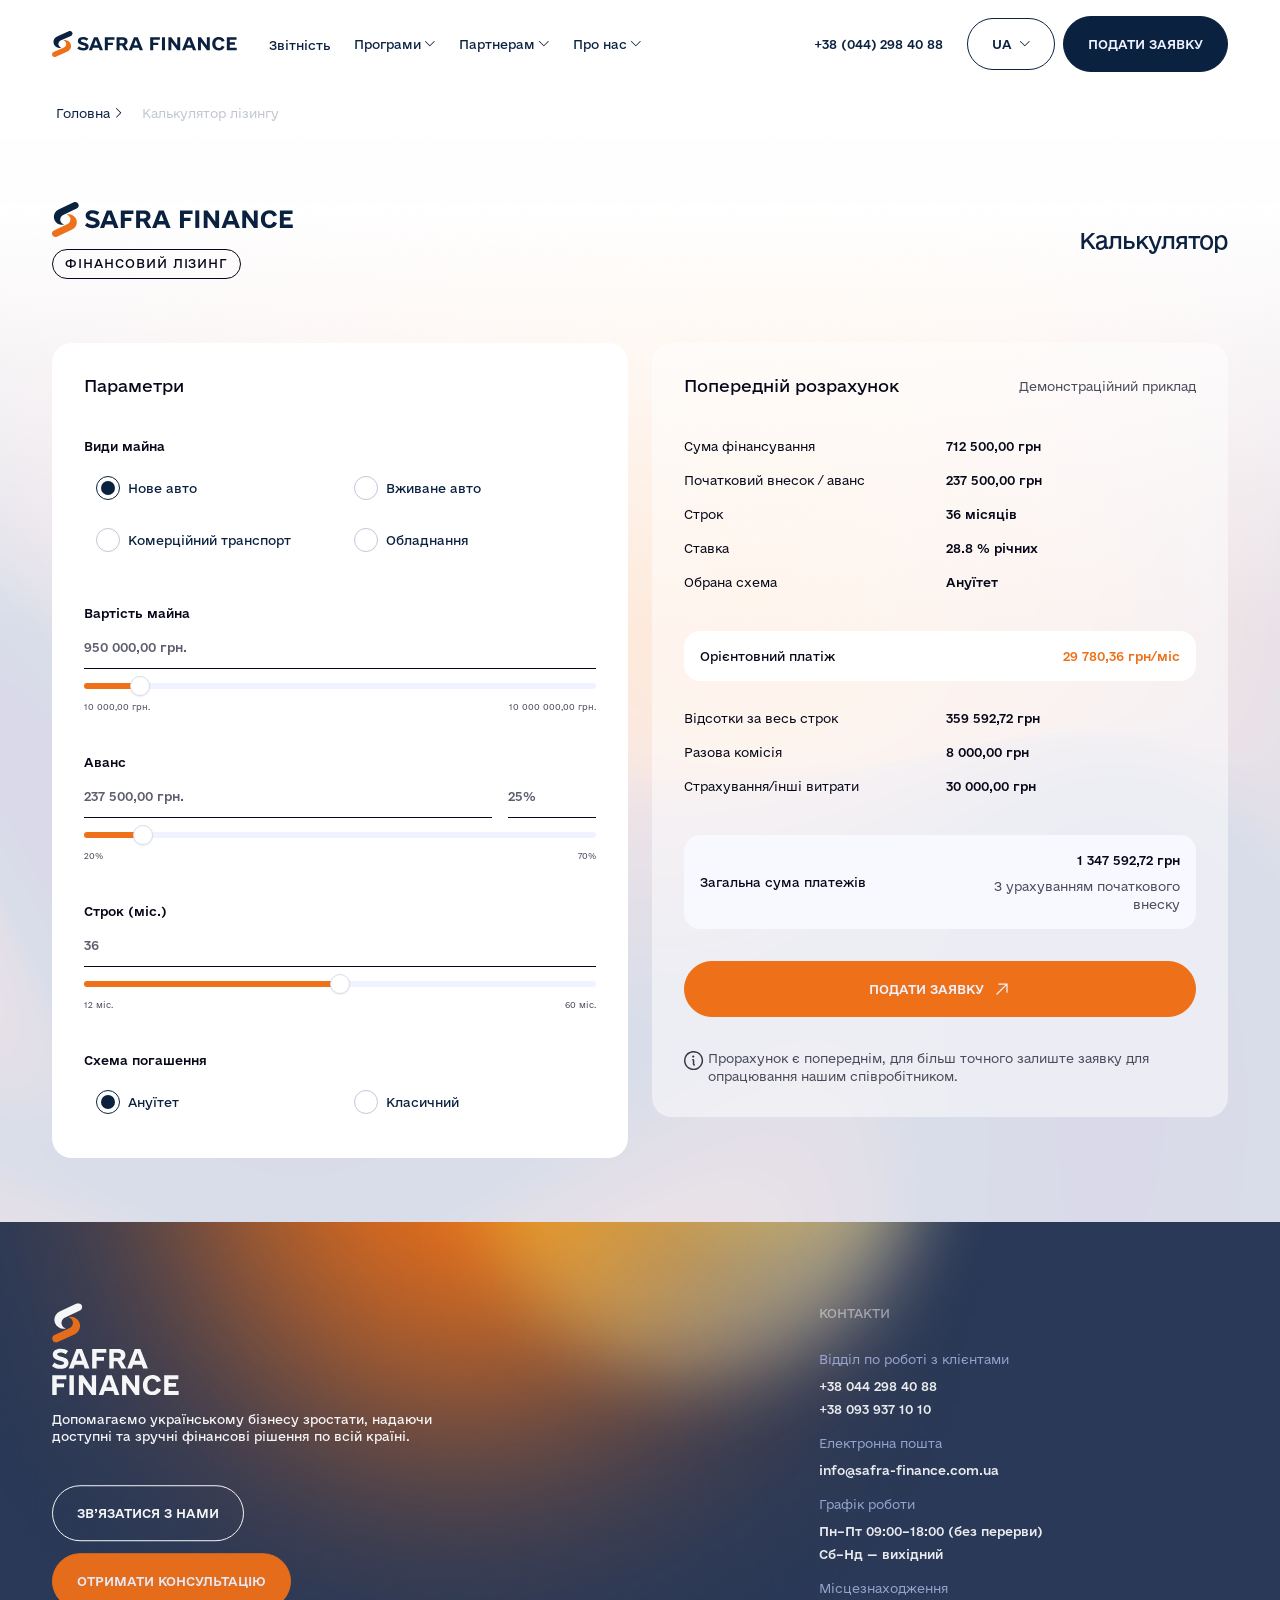
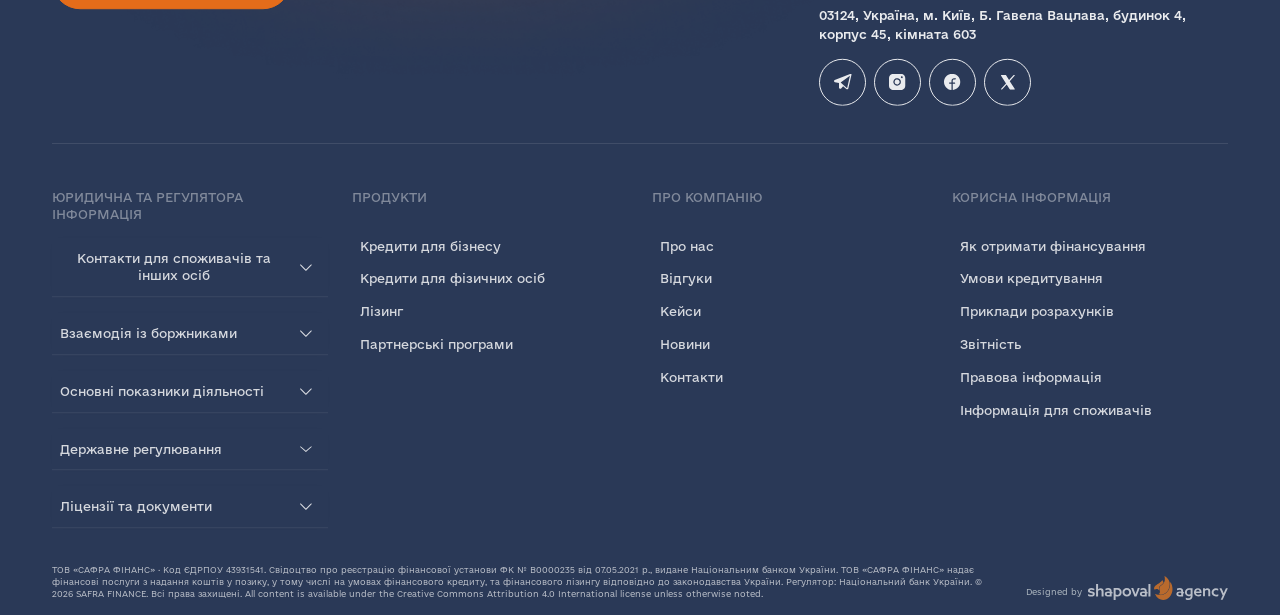
<file: calculator-leasing.html>
<!DOCTYPE html>
<html lang="uk">

<head>
    <meta charset="UTF-8" />
    <meta name="viewport" content="width=device-width, initial-scale=1.0" />
    <title>Safra Finance — Калькулятор лізингу</title>
    <meta name="description" content="Safra Finance — звітність, фінансові програми та співпраця для партнерів." />
    <link rel="icon" href="assets/img/favicon.svg" type="image/svg+xml" />

    <link rel="stylesheet" href="css/reset.css" />
    <link rel="stylesheet" href="css/fonts.css" />
    <link rel="stylesheet" href="css/variables.css" />
    <link rel="stylesheet" href="css/vendor/lenis.css" />
    <link rel="stylesheet" href="css/vendor/aos.css" />
    <link rel="stylesheet" href="css/vendor/swiper-bundle.min.css" />
    <link rel="stylesheet" href="css/vendor/fancybox.css" />
    <link rel="stylesheet" href="css/style.css" />
</head>

<body>
    <header class="header">
        <div class="header__inner wrapper">
            <a class="header__logo logo" href="/" aria-label="Safra Finance — на головну">
                <img class="logo__icon--desktop" src="assets/img/logo.svg" width="185" height="27" alt=""
                    decoding="async" />
                <img class="logo__icon--mobile" src="assets/img/logo-mob.svg" width="88" height="64" alt=""
                    decoding="async" />
            </a>

            <nav class="header__nav nav" aria-label="Головна навігація">
                <ul class="nav__list">
                    <li class="nav__item">
                        <a class="nav__link" href="#zvitnist">Звітність</a>
                    </li>

                    <li class="nav__item nav__item--dropdown">
                        <button class="nav__btn" type="button" aria-expanded="false" aria-controls="submenu-programs"
                            data-dropdown-trigger>
                            <span class="nav__btn-text">Програми</span>
                            <img src="assets/img/arrow.svg" width="12" height="12" alt="" decoding="async">
                        </button>
                        <ul class="nav__submenu" id="submenu-programs" data-dropdown-menu hidden>
                            <li class="nav__submenu-item">
                                <a class="nav__submenu-link" href="#program-1">Програма 1</a>
                            </li>
                            <li class="nav__submenu-item">
                                <a class="nav__submenu-link" href="#program-2">Програма 2</a>
                            </li>
                        </ul>
                    </li>

                    <li class="nav__item nav__item--dropdown">
                        <button class="nav__btn" type="button" aria-expanded="false" aria-controls="submenu-partners"
                            data-dropdown-trigger>
                            <span class="nav__btn-text">Партнерам</span>
                            <img src="assets/img/arrow.svg" width="12" height="12" alt="" decoding="async">
                        </button>
                        <ul class="nav__submenu" id="submenu-partners" data-dropdown-menu hidden>
                            <li class="nav__submenu-item">
                                <a class="nav__submenu-link" href="#partners-1">Умови співпраці</a>
                            </li>
                            <li class="nav__submenu-item">
                                <a class="nav__submenu-link" href="#partners-2">Стати партнером</a>
                            </li>
                        </ul>
                    </li>

                    <li class="nav__item nav__item--dropdown">
                        <button class="nav__btn" type="button" aria-expanded="false" aria-controls="submenu-about"
                            data-dropdown-trigger>
                            <span class="nav__btn-text">Про нас</span>
                            <img src="assets/img/arrow.svg" width="12" height="12" alt="" decoding="async">
                        </button>
                        <ul class="nav__submenu" id="submenu-about" data-dropdown-menu hidden>
                            <li class="nav__submenu-item">
                                <a class="nav__submenu-link" href="#about-company">Компанія</a>
                            </li>
                            <li class="nav__submenu-item">
                                <a class="nav__submenu-link" href="#about-team">Команда</a>
                            </li>
                        </ul>
                    </li>
                </ul>
            </nav>

            <a class="header__phone" href="tel:+380442984088">+38 (044) 298 40 88</a>

            <div class="header__lang lang" data-dropdown>
                <button class="lang__btn" type="button" aria-expanded="false" aria-controls="lang-menu-desktop"
                    aria-haspopup="listbox" data-dropdown-trigger>
                    <span class="lang__current" data-lang-current>UA</span>
                    <img src="assets/img/arrow.svg" width="12" height="12" alt="" decoding="async">
                </button>
                <ul class="lang__list" id="lang-menu-desktop" role="listbox" aria-label="Обрати мову" data-dropdown-menu
                    hidden>
                    <li class="lang__item" role="option" aria-selected="true">
                        <a class="lang__link is-active" href="?lang=uk" hreflang="uk" lang="uk" data-lang="UA">UA</a>
                    </li>
                    <li class="lang__item" role="option" aria-selected="false">
                        <a class="lang__link" href="?lang=en" hreflang="en" lang="en" data-lang="EN">EN</a>
                    </li>
                </ul>
            </div>

            <div class="header__actions">
                <a class="header__cta btn btn--blue" href="#apply">
                    <span class="header__cta-text header__cta-text--full">Подати заявку</span>
                    <span class="header__cta-text header__cta-text--short">Заявка</span>
                </a>

                <button class="burger" type="button" aria-label="Відкрити меню" aria-expanded="false"
                    aria-controls="mobile-menu">
                    <span class="burger__line" aria-hidden="true"></span>
                    <span class="burger__line" aria-hidden="true"></span>
                    <span class="burger__line" aria-hidden="true"></span>
                </button>
            </div>
        </div>
    </header>

    <div class="menu" id="mobile-menu" hidden>
        <div class="menu__inner wrapper">
            <nav class="menu__nav" aria-label="Мобільна навігація">
                <ul class="menu__list">
                    <li class="menu__item">
                        <a class="menu__link" href="#zvitnist">Звітність</a>
                    </li>

                    <li class="menu__item menu__item--dropdown">
                        <button class="menu__btn" type="button" aria-expanded="false"
                            aria-controls="menu-submenu-programs" data-dropdown-trigger>
                            <span class="menu__btn-text">Програми</span>
                            <img class="menu__arrow" src="assets/img/arrow2.svg" width="12" height="12" alt=""
                                decoding="async">
                        </button>
                        <ul class="menu__submenu" id="menu-submenu-programs" data-dropdown-menu hidden>
                            <li class="menu__submenu-item">
                                <a class="menu__submenu-link" href="#program-1">Програма 1</a>
                            </li>
                            <li class="menu__submenu-item">
                                <a class="menu__submenu-link" href="#program-2">Програма 2</a>
                            </li>
                        </ul>
                    </li>

                    <li class="menu__item menu__item--dropdown">
                        <button class="menu__btn" type="button" aria-expanded="false"
                            aria-controls="menu-submenu-partners" data-dropdown-trigger>
                            <span class="menu__btn-text">Партнерам</span>
                            <img class="menu__arrow" src="assets/img/arrow2.svg" width="12" height="12" alt=""
                                decoding="async">
                        </button>
                        <ul class="menu__submenu" id="menu-submenu-partners" data-dropdown-menu hidden>
                            <li class="menu__submenu-item">
                                <a class="menu__submenu-link" href="#partners-1">Умови співпраці</a>
                            </li>
                            <li class="menu__submenu-item">
                                <a class="menu__submenu-link" href="#partners-2">Стати партнером</a>
                            </li>
                        </ul>
                    </li>

                    <li class="menu__item menu__item--dropdown">
                        <button class="menu__btn" type="button" aria-expanded="false" aria-controls="menu-submenu-about"
                            data-dropdown-trigger>
                            <span class="menu__btn-text">Про нас</span>
                            <img class="menu__arrow" src="assets/img/arrow2.svg" width="12" height="12" alt=""
                                decoding="async">
                        </button>
                        <ul class="menu__submenu" id="menu-submenu-about" data-dropdown-menu hidden>
                            <li class="menu__submenu-item">
                                <a class="menu__submenu-link" href="#about-company">Компанія</a>
                            </li>
                            <li class="menu__submenu-item">
                                <a class="menu__submenu-link" href="#about-team">Команда</a>
                            </li>
                        </ul>
                    </li>
                </ul>
            </nav>

            <div class="menu__contacts">
                <p class="menu__contacts-title">Відділ по роботі з клієнтами</p>
                <div class="menu__contacts-item">
                    <a class="menu__phone" href="tel:+380442984088">+38 044 298 40 88</a>
                    <a class="menu__phone" href="tel:+380939371010">+38 093 937 10 10</a>
                </div>
            </div>

            <div class="menu__contacts">
                <p class="menu__contacts-title">Електронна пошта</p>
                <div class="menu__contacts-item">
                    <a class="menu__email" href="mailto:info@safra-finance.com.ua">info@safra-finance.com.ua</a>
                </div>
            </div>

            <div class="menu__contacts">
                <p class="menu__contacts-title">Графік роботи</p>
                <div class="menu__contacts-item">
                    <p class="menu__address">Пн–Пт 09:00–18:00 (без перерви)</p>
                    <p class="menu__address">Сб–Нд — вихідний</p>
                </div>
            </div>

            <div class="menu__contacts">
                <p class="menu__contacts-title">Місцезнаходження</p>
                <div class="menu__contacts-item">
                    <p class="menu__address">03124, Україна, м. Київ, Б. Гавела Вацлава, <br> будинок 4, корпус 45,
                        кімната 603
                    </p>
                </div>
            </div>

            <ul class="menu__social">
                <li class="menu__social-item">
                    <a class="menu__social-link" href="https://www.facebook.com/safra-finance">
                        <img src="assets/img/social1.svg" width="16" height="16" alt="" decoding="async">
                    </a>
                </li>
                <li class="menu__social-item">
                    <a class="menu__social-link" href="https://www.instagram.com/safra-finance">
                        <img src="assets/img/social2.svg" width="16" height="16" alt="" decoding="async">
                    </a>
                </li>
                <li class="menu__social-item">
                    <a class="menu__social-link" href="https://www.linkedin.com/company/safra-finance">
                        <img src="assets/img/social3.svg" width="16" height="16" alt="" decoding="async">
                    </a>
                </li>
                <li class="menu__social-item">
                    <a class="menu__social-link" href="https://www.linkedin.com/company/safra-finance">
                        <img src="assets/img/social4.svg" width="16" height="16" alt="" decoding="async">
                    </a>
                </li>
            </ul>

            <div class="menu__extra">
                <a class="menu__extra-link btn btn--transparent" href="#apply">ЗВ’ЯЗАТИСЯ З НАМИ</a>
                <a class="menu__extra-link btn btn--orange" href="#apply">ОТРИМАТИ КОНСУЛЬТАЦІЮ</a>
            </div>
        </div>
    </div>

    
    <main class="bg-white">
        <div class="breadcrumbs">
            <div class="wrapper">
                <ul class="breadcrumbs__list">
                    <li class="breadcrumbs__item">
                        <a href="index.html" class="breadcrumbs__link">Головна</a>
                    </li>
                    <li class="breadcrumbs__item">
                        <span class="breadcrumbs__span">Калькулятор лізингу</span>
                    </li>
                </ul>
            </div>
        </div>

        <section class="calculator" data-calculator data-calculator-product="leasing"
            aria-labelledby="calculator-leasing-title">
            <div class="calculator__bg" aria-hidden="true">
                <img class="calculator__bg-img" src="assets/img/calc-bg.png" width="1920" height="1080" alt=""
                    loading="lazy" decoding="async">
            </div>
            <div class="wrapper">
                <div class="calculator-header">
                    <div class="calculator-header__left">
                        <div class="calculator-header__left-img">
                            <img src="assets/img/calc-logo.svg" width="240" height="35" alt="" decoding="async">
                        </div>
                        <span class="calculator-header__left-text">Фінансовий лізинг</span>
                    </div>
                    <div class="calculator-header__right">
                        <h2 class="calculator-header__right-title">Калькулятор</h2>
                    </div>
                </div>
                <div class="calculator__layout">
                    <form class="calculator__params" data-calculator-params>
                        <h2 class="calculator__params-title" id="calculator-leasing-title">Параметри</h2>

                        <fieldset class="calculator__groups">
                            <legend class="calculator__legend">Види майна</legend>
                            <div class="calculator__radios calculator__radios--assets">
                                <label class="calculator__radio">
                                    <input class="calculator__radio-input visually-hidden" type="radio" name="lease-asset"
                                        value="new-car" checked>
                                    <span class="calculator__radio-mark" aria-hidden="true"></span>
                                    <span class="calculator__radio-text">Нове авто</span>
                                </label>
                                <label class="calculator__radio">
                                    <input class="calculator__radio-input visually-hidden" type="radio" name="lease-asset"
                                        value="used-car">
                                    <span class="calculator__radio-mark" aria-hidden="true"></span>
                                    <span class="calculator__radio-text">Вживане авто</span>
                                </label>
                                <label class="calculator__radio">
                                    <input class="calculator__radio-input visually-hidden" type="radio" name="lease-asset"
                                        value="commercial">
                                    <span class="calculator__radio-mark" aria-hidden="true"></span>
                                    <span class="calculator__radio-text">Комерційний транспорт</span>
                                </label>
                                <label class="calculator__radio">
                                    <input class="calculator__radio-input visually-hidden" type="radio" name="lease-asset"
                                        value="equipment">
                                    <span class="calculator__radio-mark" aria-hidden="true"></span>
                                    <span class="calculator__radio-text">Обладнання</span>
                                </label>
                            </div>
                        </fieldset>

                        <div class="calculator__field">
                            <label class="calculator__label" for="lease-asset-value">Вартість майна</label>
                            <input class="calculator__input" id="lease-asset-value" type="text" inputmode="numeric"
                                autocomplete="off" data-calculator-asset-input value="950 000 грн.">
                            <input class="calculator__range" type="range" min="10000" max="10000000" step="10000"
                                value="950000" aria-label="Вартість майна" data-calculator-asset-range>
                            <div class="calculator__range-bounds">
                                <span data-calculator-bound="asset-min">10 000 грн.</span>
                                <span data-calculator-bound="asset-max">10 000 000 грн.</span>
                            </div>
                        </div>

                        <div class="calculator__field">
                            <label class="calculator__label" for="lease-advance">Аванс</label>
                            <div class="calculator__down">
                                <input class="calculator__input calculator__input--down" id="lease-advance" type="text"
                                    inputmode="numeric" autocomplete="off" data-calculator-advance-input
                                    value="237 500 грн.">
                                <input class="calculator__input calculator__input--percent" id="lease-advance-percent"
                                    type="text" inputmode="numeric" autocomplete="off"
                                    data-calculator-advance-percent value="25%" aria-label="Аванс у %">
                            </div>
                            <input class="calculator__range" type="range" min="20" max="70" step="5" value="25"
                                aria-label="Аванс у відсотках" data-calculator-advance-range>
                            <div class="calculator__range-bounds">
                                <span data-calculator-bound="advance-min">20%</span>
                                <span data-calculator-bound="advance-max">70%</span>
                            </div>
                        </div>

                        
                        <div class="calculator__field">
                            <label class="calculator__label" for="lease-term">Строк (міс.)</label>
                            <input class="calculator__input" id="lease-term" type="text" inputmode="numeric"
                                autocomplete="off" data-calculator-term-input value="36">
                            <input class="calculator__range" type="range" min="12" max="60" step="1" value="36"
                                aria-label="Строк у місяцях" data-calculator-term-range>
                            <div class="calculator__range-bounds">
                                <span data-calculator-bound="term-min">12 міс.</span>
                                <span data-calculator-bound="term-max">60 міс.</span>
                            </div>
                        </div>
                        
                        <fieldset class="calculator__groups2">
                            <legend class="calculator__legend">Схема погашення</legend>
                            <div class="calculator__radios calculator__radios--scheme">
                                <label class="calculator__radio">
                                    <input class="calculator__radio-input visually-hidden" type="radio" name="lease-scheme"
                                        value="annuity" data-calculator-scheme checked>
                                    <span class="calculator__radio-mark" aria-hidden="true"></span>
                                    <span class="calculator__radio-text">Ануїтет</span>
                                </label>
                                <label class="calculator__radio">
                                    <input class="calculator__radio-input visually-hidden" type="radio" name="lease-scheme"
                                        value="classic" data-calculator-scheme>
                                    <span class="calculator__radio-mark" aria-hidden="true"></span>
                                    <span class="calculator__radio-text">Класичний</span>
                                </label>
                                <label class="calculator__radio">
                                    <input class="calculator__radio-input visually-hidden" type="radio" name="lease-scheme"
                                        value="interest_only" data-calculator-scheme>
                                    <span class="calculator__radio-mark" aria-hidden="true"></span>
                                    <span class="calculator__radio-text">В кінці строку</span>
                                </label>
                            </div>
                        </fieldset>
                    </form>

                    
                    <aside class="calculator__result" data-calculator-result aria-live="polite">
                        <div class="calculator__result-header">
                            <h3 class="calculator__result-title">Попередній розрахунок</h3>
                            <span class="calculator__result-note">Демонстраційний приклад</span>
                        </div>

                        <dl class="calculator__result-list">
                            <div class="calculator__result-row">
                                <dt>Сума фінансування</dt>
                                <dd data-calculator-out="principal">0 грн</dd>
                            </div>
                            <div class="calculator__result-row" data-calculator-row="down">
                                <dt>Початковий внесок / аванс</dt>
                                <dd data-calculator-out="down">0 грн</dd>
                            </div>
                            <div class="calculator__result-row" data-calculator-row="maxLoan">
                                <dt>Макс. доступна сума</dt>
                                <dd data-calculator-out="maxLoan">0 грн</dd>
                            </div>
                            <div class="calculator__result-row">
                                <dt>Строк</dt>
                                <dd data-calculator-out="term">36 місяців</dd>
                            </div>
                            <div class="calculator__result-row">
                                <dt>Ставка</dt>
                                <dd data-calculator-out="rate">18 % річних</dd>
                            </div>
                            <div class="calculator__result-row">
                                <dt>Обрана схема</dt>
                                <dd data-calculator-out="scheme">Ануїтет</dd>
                            </div>
                        </dl>

                        <div class="calculator__result-box" data-calculator-show-scheme="annuity classic">
                            <span class="calculator__result-box-label">Орієнтовний платіж</span>
                            <span class="calculator__result-box-value calculator__result-box-value--accent"
                                data-calculator-out="payment">0 грн/міс</span>
                        </div>

                        <div class="calculator__result-box" data-calculator-show-scheme="interest_only" hidden>
                            <span class="calculator__result-box-label">Перший платіж</span>
                            <span class="calculator__result-box-value calculator__result-box-value--accent"
                                data-calculator-out="firstPayment">0 грн</span>
                        </div>
                        <div class="calculator__result-box" data-calculator-show-scheme="interest_only" hidden>
                            <span class="calculator__result-box-label">Останній платіж</span>
                            <span class="calculator__result-box-value"
                                data-calculator-out="lastPayment">0 грн</span>
                        </div>

                        <dl class="calculator__result-list">
                            <div class="calculator__result-row">
                                <dt>Відсотки за весь строк</dt>
                                <dd data-calculator-out="interest">0 грн</dd>
                            </div>
                            <div class="calculator__result-row">
                                <dt>Разова комісія</dt>
                                <dd data-calculator-out="fee">0 грн</dd>
                            </div>
                            <div class="calculator__result-row">
                                <dt>Страхування/інші витрати</dt>
                                <dd data-calculator-out="insurance">0 грн</dd>
                            </div>
                        </dl>

                        <div class="calculator__result-box calculator__result-box--total">
                            <span class="calculator__result-box-label">Загальна сума платежів</span>
                            <div class="calculator__result-box-aside">
                                <span class="calculator__result-box-value" data-calculator-out="total">0 грн</span>
                                <span class="calculator__result-box-hint">З урахуванням початкового внеску</span>
                            </div>
                        </div>

                        <a class="calculator__cta btn btn--orange" href="#apply">
                            ПОДАТИ ЗАЯВКУ
                            <img src="assets/img/btn-arrow.svg" width="20" height="20" alt="" decoding="async">
                        </a>

                        <p class="calculator__disclaimer">
                            <img class="calculator__disclaimer-icon" src="assets/img/info.svg" width="20" height="20"
                                alt="" decoding="async">
                            <span>Прорахунок є попереднім, для більш точного залиште заявку для опрацювання нашим
                                співробітником.</span>
                        </p>
                    </aside>
                </div>
            </div>
        </section>
    </main>


<footer class="footer">
        <div class="footer__bg" aria-hidden="true">
            <img class="footer__bg-img" src="assets/img/footer-bg.png" width="1560" height="1018" alt=""
                decoding="async">
        </div>
        <div class="wrapper">
            <div class="footer__top">
                <div class="footer__top-left">
                    <div class="footer__top-left-box">
                        <a href="#" class="footer__top-left-box-logo">
                            <img src="assets/img/footer-logo.svg" width="126" height="92" alt="">
                        </a>
                        <p>Допомагаємо українському бізнесу зростати, надаючи доступні та зручні фінансові рішення по
                            всій країні.
                        </p>
                    </div>
                    <div class="footer__top-left-action">
                        <a href="#" class="footer__top-left-action-btn btn btn--transparent">
                            ЗВ’ЯЗАТИСЯ З НАМИ
                        </a>
                        <a href="#" class="footer__top-left-action-link btn btn--orange">
                            ОТРИМАТИ КОНСУЛЬТАЦІЮ
                        </a>
                    </div>
                </div>
                <div class="footer__top-right">
                    <h3 class="footer__top-right-title">КОНТАКТИ</h3>
                    <div class="footer__top-right-list">
                        <div class="footer__top-right-item">
                            <span class="footer__top-right-item-label">Відділ по роботі з клієнтами</span>
                            <ul class="footer__top-right-item-list">
                                <li class="footer__top-right-item-list-item">
                                    <a href="tel:+380442984088" class="footer__top-right-item-list-link">+38 044 298 40
                                        88</a>
                                </li>
                                <li class="footer__top-right-item-list-item">
                                    <a href="tel:+380442984088" class="footer__top-right-item-list-link">+38 093 937 10
                                        10</a>
                                </li>
                            </ul>
                        </div>
                        <div class="footer__top-right-item">
                            <span class="footer__top-right-item-label">Електронна пошта</span>
                            <ul class="footer__top-right-item-list">
                                <li class="footer__top-right-item-list-item">
                                    <a href="mailto:info@safra-finance.com.ua"
                                        class="footer__top-right-item-list-link">info@safra-finance.com.ua</a>
                                </li>
                            </ul>
                        </div>
                        <div class="footer__top-right-item">
                            <span class="footer__top-right-item-label">Графік роботи</span>
                            <ul class="footer__top-right-item-list">
                                <li class="footer__top-right-item-list-item">
                                    <span class="footer__top-right-item-list-link">Пн–Пт 09:00–18:00 (без
                                        перерви)</span>
                                </li>
                                <li class="footer__top-right-item-list-item">
                                    <span class="footer__top-right-item-list-link">Сб–Нд — вихідний</span>
                                </li>
                            </ul>
                        </div>
                        <div class="footer__top-right-item">
                            <span class="footer__top-right-item-label">Місцезнаходження</span>
                            <ul class="footer__top-right-item-list">
                                <li class="footer__top-right-item-list-item">
                                    <span class="footer__top-right-item-list-link">03124, Україна, м. Київ, Б. Гавела
                                        Вацлава, будинок 4,
                                        корпус 45, кімната 603</span>
                                </li>
                            </ul>
                        </div>
                        <div class="footer__top-right-item">
                            <ul class="footer__top-right-item-social">
                                <li class="footer__top-right-item-social-item">
                                    <a href="#" class="footer__top-right-item-social-link">
                                        <img src="assets/img/footer-social-icon1.svg" width="24" height="24" alt="">
                                    </a>
                                </li>
                                <li class="footer__top-right-item-social-item">
                                    <a href="#" class="footer__top-right-item-social-link">
                                        <img src="assets/img/footer-social-icon2.svg" width="24" height="24" alt="">
                                    </a>
                                </li>
                                <li class="footer__top-right-item-social-item">
                                    <a href="#" class="footer__top-right-item-social-link">
                                        <img src="assets/img/footer-social-icon3.svg" width="24" height="24" alt="">
                                    </a>
                                </li>
                                <li class="footer__top-right-item-social-item">
                                    <a href="#" class="footer__top-right-item-social-link">
                                        <img src="assets/img/footer-social-icon4.svg" width="24" height="24" alt="">
                                    </a>
                                </li>
                            </ul>
                        </div>
                    </div>
                </div>
            </div>
            <div class="footer__bottom">
                <div class="footer__bottom-content">
                    <div class="footer__bottom-content-accardion">
                        <h3 class="footer__bottom-content-accardion-title">ЮРИДИЧНА ТА РЕГУЛЯТОРА ІНФОРМАЦІЯ</h3>

                        <div class="footer__bottom-content-accardion-item">
                            <button class="footer__bottom-content-accardion-button" type="button" aria-expanded="false"
                                aria-controls="footer-acc-debtors">
                                <h3 class="footer__bottom-content-accardion-title">Контакти для споживачів та інших осіб
                                </h3>
                                <img class="footer__bottom-content-accardion-arrow" src="assets/img/arrow3.svg"
                                    width="12" height="12" alt="" decoding="async">
                            </button>
                            <div class="footer__bottom-content-accardion-panel" id="footer-acc-debtors" hidden>
                                <p class="footer__bottom-content-accardion-text">
                                    Контакти для споживачів та інших осіб, які належать до захищеної категорії

                                    Відділ по роботі з клієнтами:
                                    +38 044 298 40 88, +38 093 937 10 10

                                    Електронна пошта:
                                    info@safra-finance.com.ua

                                    Місцезнаходження та адреса для кореспонденції:
                                    03124, Україна, місто Київ, Б. Гавела Вацлава, будинок 4, корпус 45, кімната 603.

                                    Графік роботи:
                                    Пн–пт: 09:00–18:00, без перерви.
                                    Сб–нд: вихідний.

                                    Директор:
                                    Сізов Анатолій В’ячеславович
                                    +38 067 577 71 07
                                </p>
                            </div>
                        </div>

                        <div class="footer__bottom-content-accardion-item">
                            <button class="footer__bottom-content-accardion-button" type="button" aria-expanded="false"
                                aria-controls="footer-acc-debtors">
                                <h3 class="footer__bottom-content-accardion-title">Взаємодія із боржниками</h3>
                                <img class="footer__bottom-content-accardion-arrow" src="assets/img/arrow3.svg"
                                    width="12" height="12" alt="" decoding="async">
                            </button>
                            <div class="footer__bottom-content-accardion-panel" id="footer-acc-debtors" hidden>
                                <p class="footer__bottom-content-accardion-text">
                                    Інформація про порядок взаємодії з боржниками та врегулювання простроченої
                                    заборгованості.
                                </p>
                            </div>
                        </div>

                        <div class="footer__bottom-content-accardion-item">
                            <button class="footer__bottom-content-accardion-button" type="button" aria-expanded="false"
                                aria-controls="footer-acc-indicators">
                                <h3 class="footer__bottom-content-accardion-title">Основні показники діяльності</h3>
                                <img class="footer__bottom-content-accardion-arrow" src="assets/img/arrow3.svg"
                                    width="12" height="12" alt="" decoding="async">
                            </button>
                            <div class="footer__bottom-content-accardion-panel" id="footer-acc-indicators" hidden>
                                <p class="footer__bottom-content-accardion-text">
                                    Основні показники діяльності фінансової компанії відповідно до вимог регулятора.
                                </p>
                            </div>
                        </div>

                        <div class="footer__bottom-content-accardion-item">
                            <button class="footer__bottom-content-accardion-button" type="button" aria-expanded="false"
                                aria-controls="footer-acc-regulation">
                                <h3 class="footer__bottom-content-accardion-title">Державне регулювання</h3>
                                <img class="footer__bottom-content-accardion-arrow" src="assets/img/arrow3.svg"
                                    width="12" height="12" alt="" decoding="async">
                            </button>
                            <div class="footer__bottom-content-accardion-panel" id="footer-acc-regulation" hidden>
                                <p class="footer__bottom-content-accardion-text">
                                    Інформація про державне регулювання діяльності ТОВ «САФРА ФІНАНС». Регулятор —
                                    Національний банк
                                    України.
                                </p>
                            </div>
                        </div>

                        <div class="footer__bottom-content-accardion-item">
                            <button class="footer__bottom-content-accardion-button" type="button" aria-expanded="false"
                                aria-controls="footer-acc-licenses">
                                <h3 class="footer__bottom-content-accardion-title">Ліцензії та документи</h3>
                                <img class="footer__bottom-content-accardion-arrow" src="assets/img/arrow3.svg"
                                    width="12" height="12" alt="" decoding="async">
                            </button>
                            <div class="footer__bottom-content-accardion-panel" id="footer-acc-licenses" hidden>
                                <p class="footer__bottom-content-accardion-text">
                                    Ліцензії, свідоцтва та інші документи, що підтверджують право компанії надавати
                                    фінансові послуги.
                                </p>
                            </div>
                        </div>
                    </div>
                    <div class="footer__bottom-content-list">
                        <h3 class="footer__bottom-content-accardion-title">ПРОДУКТИ</h3>
                        <ul class="footer__bottom-content-list-item">
                            <li class="footer__bottom-content-list-item">
                                <a href="#" class="footer__bottom-content-list-link">Кредити для бізнесу</a>
                            </li>
                            <li class="footer__bottom-content-list-item">
                                <a href="#" class="footer__bottom-content-list-link">Кредити для фізичних осіб</a>
                            </li>
                            <li class="footer__bottom-content-list-item">
                                <a href="#" class="footer__bottom-content-list-link">Лізинг</a>
                            </li>
                            <li class="footer__bottom-content-list-item">
                                <a href="#" class="footer__bottom-content-list-link">Партнерські програми</a>
                            </li>
                        </ul>
                    </div>

                    <div class="footer__bottom-content-list">
                        <h3 class="footer__bottom-content-accardion-title">ПРО КОМПАНІЮ</h3>
                        <ul class="footer__bottom-content-list-item">
                            <li class="footer__bottom-content-list-item">
                                <a href="#" class="footer__bottom-content-list-link">Про нас</a>
                            </li>
                            <li class="footer__bottom-content-list-item">
                                <a href="#" class="footer__bottom-content-list-link">Відгуки</a>
                            </li>
                            <li class="footer__bottom-content-list-item">
                                <a href="#" class="footer__bottom-content-list-link">Кейси</a>
                            </li>
                            <li class="footer__bottom-content-list-item">
                                <a href="#" class="footer__bottom-content-list-link">Новини</a>
                            </li>
                            <li class="footer__bottom-content-list-item">
                                <a href="#" class="footer__bottom-content-list-link">Контакти</a>
                            </li>
                        </ul>
                    </div>

                    <div class="footer__bottom-content-list">
                        <h3 class="footer__bottom-content-accardion-title">КОРИСНА ІНФОРМАЦІЯ</h3>
                        <ul class="footer__bottom-content-list-item">
                            <li class="footer__bottom-content-list-item">
                                <a href="#" class="footer__bottom-content-list-link">Як отримати фінансування</a>
                            </li>
                            <li class="footer__bottom-content-list-item">
                                <a href="#" class="footer__bottom-content-list-link">Умови кредитування</a>
                            </li>
                            <li class="footer__bottom-content-list-item">
                                <a href="#" class="footer__bottom-content-list-link">Приклади розрахунків</a>
                            </li>
                            <li class="footer__bottom-content-list-item">
                                <a href="#" class="footer__bottom-content-list-link">Звітність</a>
                            </li>
                            <li class="footer__bottom-content-list-item">
                                <a href="#" class="footer__bottom-content-list-link">Правова інформація</a>
                            </li>
                            <li class="footer__bottom-content-list-item">
                                <a href="#" class="footer__bottom-content-list-link">Інформація для споживачів</a>
                            </li>
                        </ul>
                    </div>
                </div>
                <div class="footer__bottom-copyright">
                    <p>ТОВ «САФРА ФІНАНС» · Код ЄДРПОУ 43931541. Свідоцтво про реєстрацію фінансової установи ФК №
                        В0000235 від
                        07.05.2021 р., видане Національним банком України. ТОВ «САФРА ФІНАНС» надає фінансові послуги з
                        надання
                        коштів у позику, у тому числі на умовах фінансового кредиту, та фінансового лізингу відповідно
                        до
                        законодавства України.
                        Регулятор: Національний банк України. © 2026 SAFRA FINANCE. Всі права захищені. All content is
                        available
                        under the Creative Commons Attribution 4.0 International license unless otherwise noted. </p>
                    <div class="footer__bottom-copyright-links">
                        <span>Designed by</span>
                        <a href="/" target="_blank">
                            <img src="assets/img/footer-copyright-link.svg" width="140" height="24" alt="">
                        </a>
                    </div>
                </div>
            </div>
        </div>
    </footer>

    <dialog class="popup popup--form" id="popup-apply" aria-labelledby="popup-apply-title">
        <div class="popup__panel">
            <button class="popup__close" type="button" data-popup-close aria-label="Закрити">
                <img src="assets/img/popup-close.svg" width="14" height="14" alt="" decoding="async">
            </button>

            <div class="popup__header">
                <h2 class="popup__title" id="popup-apply-title">Обговоримо ваші плани</h2>
                <p class="popup__text">
                    Залиште контакти — ми зв’яжемося з вами та допоможемо обрати фінансове рішення.
                </p>
            </div>

            <form class="popup__form" id="popup-apply-form" novalidate>
                <div class="popup__field">
                    <input class="popup__field-input" type="text" name="name" placeholder="Ваше ім'я"
                        aria-label="Ваше ім'я" autocomplete="name" required>
                </div>

                <div class="popup__field">
                    <input class="popup__field-input" type="tel" name="phone" placeholder="Телефон" aria-label="Телефон"
                        autocomplete="tel" required>
                </div>

                <div class="popup__field">
                    <input class="popup__field-input" type="email" name="email" placeholder="EMAIL" aria-label="EMAIL"
                        autocomplete="email" required>
                </div>

                <div class="popup__field">
                    <input class="popup__field-input" type="text" name="note" placeholder="Примітка"
                        aria-label="Примітка" autocomplete="off">
                </div>

                <button class="popup__submit btn btn--blue" type="submit">НАДІСЛАТИ ЗАЯВКУ</button>
            </form>

            <p class="popup__privacy">
                <img class="popup__privacy-icon" src="assets/img/check.svg" width="15" height="17" alt=""
                    decoding="async">
                <span>
                    Ваші дані захищені та не передаються третім особам. Натискаючи «Надіслати заявку», ви погоджуєтеся з
                    <a class="popup__privacy-link" href="#">Політикою конфіденційності</a>.
                </span>
            </p>
        </div>
    </dialog>

    <dialog class="popup popup--success" id="popup-success" aria-labelledby="popup-success-title">
        <div class="popup__panel">
            <button class="popup__close" type="button" data-popup-close aria-label="Закрити">
                <img src="assets/img/popup-close.svg" width="14" height="14" alt="" decoding="async">
            </button>

            <div class="popup__success">
                <img class="popup__success-icon" src="assets/img/popup-check.svg" width="64" height="64" alt=""
                    decoding="async">
                <h2 class="popup__title" id="popup-success-title">Дякуємо за вашу заявку!</h2>
                <p class="popup__text">
                    Ми отримали ваші дані. Менеджер Safra Finance зв’яжеться з вами найближчим часом.
                </p>

                <div class="popup__note">
                    <span class="popup__note-icon" aria-hidden="true">
                        <img src="assets/img/popup-clock.svg" width="24" height="24" alt="" decoding="async">
                    </span>
                    <p class="popup__note-text">
                        Зазвичай ми зв’язуємося протягом <strong>15–30 хвилин у робочий час </strong>
                    </p>
                </div>

                <button class="popup__submit btn btn--blue" type="button" data-popup-close>
                    ЧУДОВО, ДЯКУЮ
                </button>
            </div>
        </div>
    </dialog>



    <script src="js/vendor/lenis.min.js"></script>
    <script src="js/vendor/gsap.min.js"></script>
    <script src="js/vendor/ScrollTrigger.min.js"></script>
    <script src="js/vendor/aos.js"></script>
    <script src="js/vendor/swiper-bundle.min.js"></script>
    <script src="js/vendor/fancybox.umd.js"></script>
    <script src="js/hero.js"></script>
    <script src="js/calculator.js"></script>
    <script src="js/main.js"></script>
</body>

</html>
</file>
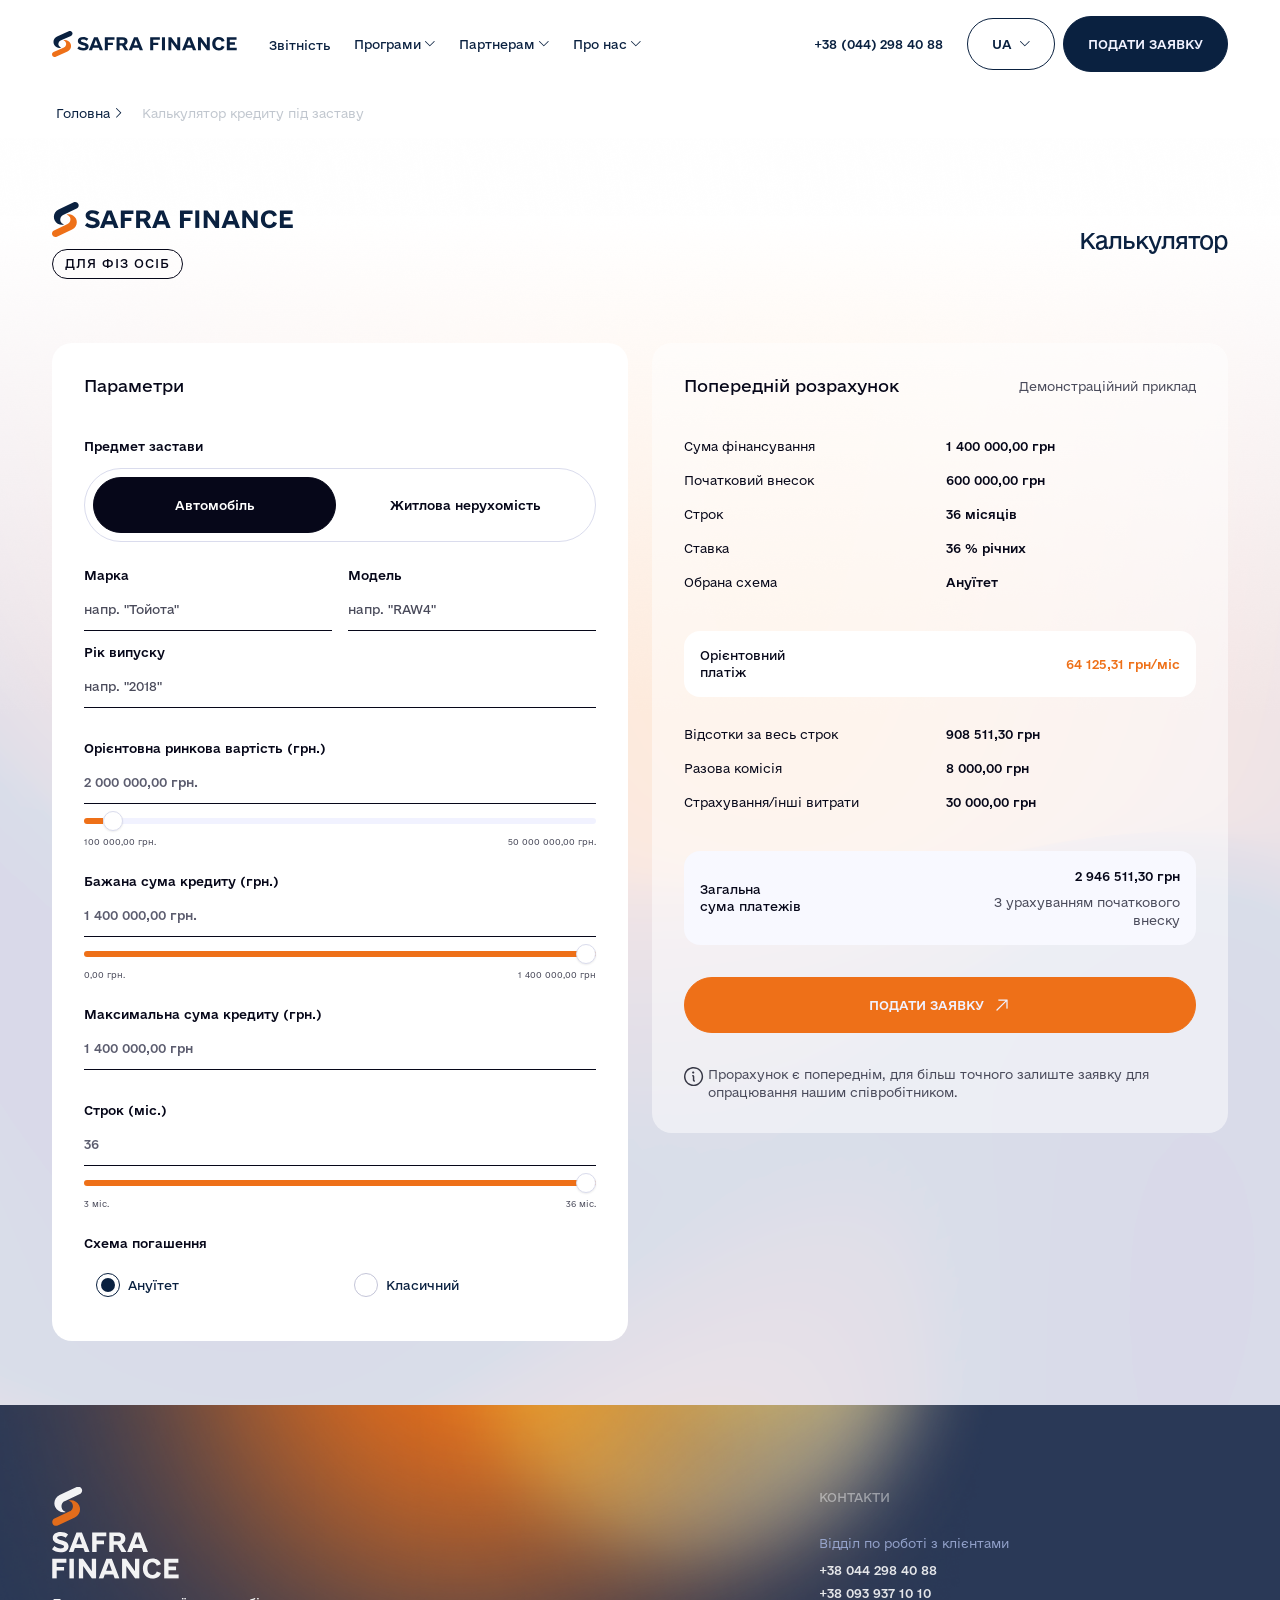
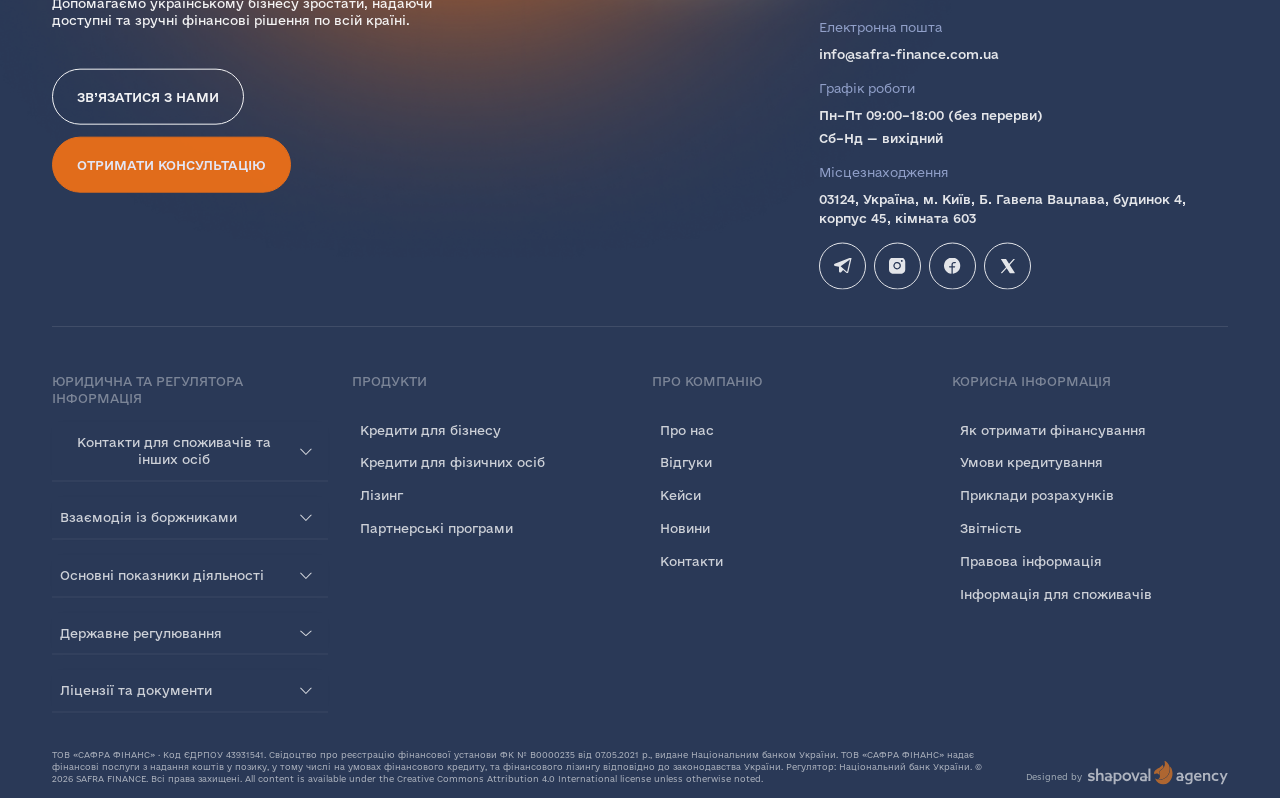
<file: calculator-secured.html>
<!DOCTYPE html>
<html lang="uk">

<head>
    <meta charset="UTF-8" />
    <meta name="viewport" content="width=device-width, initial-scale=1.0" />
    <title>Safra Finance — Калькулятор кредиту під заставу</title>
    <meta name="description" content="Safra Finance — звітність, фінансові програми та співпраця для партнерів." />
    <link rel="icon" href="assets/img/favicon.svg" type="image/svg+xml" />

    <link rel="stylesheet" href="css/reset.css" />
    <link rel="stylesheet" href="css/fonts.css" />
    <link rel="stylesheet" href="css/variables.css" />
    <link rel="stylesheet" href="css/vendor/lenis.css" />
    <link rel="stylesheet" href="css/vendor/aos.css" />
    <link rel="stylesheet" href="css/vendor/swiper-bundle.min.css" />
    <link rel="stylesheet" href="css/vendor/fancybox.css" />
    <link rel="stylesheet" href="css/style.css" />
</head>

<body>
    <header class="header">
        <div class="header__inner wrapper">
            <a class="header__logo logo" href="/" aria-label="Safra Finance — на головну">
                <img class="logo__icon--desktop" src="assets/img/logo.svg" width="185" height="27" alt=""
                    decoding="async" />
                <img class="logo__icon--mobile" src="assets/img/logo-mob.svg" width="88" height="64" alt=""
                    decoding="async" />
            </a>

            <nav class="header__nav nav" aria-label="Головна навігація">
                <ul class="nav__list">
                    <li class="nav__item">
                        <a class="nav__link" href="#zvitnist">Звітність</a>
                    </li>

                    <li class="nav__item nav__item--dropdown">
                        <button class="nav__btn" type="button" aria-expanded="false" aria-controls="submenu-programs"
                            data-dropdown-trigger>
                            <span class="nav__btn-text">Програми</span>
                            <img src="assets/img/arrow.svg" width="12" height="12" alt="" decoding="async">
                        </button>
                        <ul class="nav__submenu" id="submenu-programs" data-dropdown-menu hidden>
                            <li class="nav__submenu-item">
                                <a class="nav__submenu-link" href="#program-1">Програма 1</a>
                            </li>
                            <li class="nav__submenu-item">
                                <a class="nav__submenu-link" href="#program-2">Програма 2</a>
                            </li>
                        </ul>
                    </li>

                    <li class="nav__item nav__item--dropdown">
                        <button class="nav__btn" type="button" aria-expanded="false" aria-controls="submenu-partners"
                            data-dropdown-trigger>
                            <span class="nav__btn-text">Партнерам</span>
                            <img src="assets/img/arrow.svg" width="12" height="12" alt="" decoding="async">
                        </button>
                        <ul class="nav__submenu" id="submenu-partners" data-dropdown-menu hidden>
                            <li class="nav__submenu-item">
                                <a class="nav__submenu-link" href="#partners-1">Умови співпраці</a>
                            </li>
                            <li class="nav__submenu-item">
                                <a class="nav__submenu-link" href="#partners-2">Стати партнером</a>
                            </li>
                        </ul>
                    </li>

                    <li class="nav__item nav__item--dropdown">
                        <button class="nav__btn" type="button" aria-expanded="false" aria-controls="submenu-about"
                            data-dropdown-trigger>
                            <span class="nav__btn-text">Про нас</span>
                            <img src="assets/img/arrow.svg" width="12" height="12" alt="" decoding="async">
                        </button>
                        <ul class="nav__submenu" id="submenu-about" data-dropdown-menu hidden>
                            <li class="nav__submenu-item">
                                <a class="nav__submenu-link" href="#about-company">Компанія</a>
                            </li>
                            <li class="nav__submenu-item">
                                <a class="nav__submenu-link" href="#about-team">Команда</a>
                            </li>
                        </ul>
                    </li>
                </ul>
            </nav>

            <a class="header__phone" href="tel:+380442984088">+38 (044) 298 40 88</a>

            <div class="header__lang lang" data-dropdown>
                <button class="lang__btn" type="button" aria-expanded="false" aria-controls="lang-menu-desktop"
                    aria-haspopup="listbox" data-dropdown-trigger>
                    <span class="lang__current" data-lang-current>UA</span>
                    <img src="assets/img/arrow.svg" width="12" height="12" alt="" decoding="async">
                </button>
                <ul class="lang__list" id="lang-menu-desktop" role="listbox" aria-label="Обрати мову" data-dropdown-menu
                    hidden>
                    <li class="lang__item" role="option" aria-selected="true">
                        <a class="lang__link is-active" href="?lang=uk" hreflang="uk" lang="uk" data-lang="UA">UA</a>
                    </li>
                    <li class="lang__item" role="option" aria-selected="false">
                        <a class="lang__link" href="?lang=en" hreflang="en" lang="en" data-lang="EN">EN</a>
                    </li>
                </ul>
            </div>

            <div class="header__actions">
                <a class="header__cta btn btn--blue" href="#apply">
                    <span class="header__cta-text header__cta-text--full">Подати заявку</span>
                    <span class="header__cta-text header__cta-text--short">Заявка</span>
                </a>

                <button class="burger" type="button" aria-label="Відкрити меню" aria-expanded="false"
                    aria-controls="mobile-menu">
                    <span class="burger__line" aria-hidden="true"></span>
                    <span class="burger__line" aria-hidden="true"></span>
                    <span class="burger__line" aria-hidden="true"></span>
                </button>
            </div>
        </div>
    </header>

    <div class="menu" id="mobile-menu" hidden>
        <div class="menu__inner wrapper">
            <nav class="menu__nav" aria-label="Мобільна навігація">
                <ul class="menu__list">
                    <li class="menu__item">
                        <a class="menu__link" href="#zvitnist">Звітність</a>
                    </li>

                    <li class="menu__item menu__item--dropdown">
                        <button class="menu__btn" type="button" aria-expanded="false"
                            aria-controls="menu-submenu-programs" data-dropdown-trigger>
                            <span class="menu__btn-text">Програми</span>
                            <img class="menu__arrow" src="assets/img/arrow2.svg" width="12" height="12" alt=""
                                decoding="async">
                        </button>
                        <ul class="menu__submenu" id="menu-submenu-programs" data-dropdown-menu hidden>
                            <li class="menu__submenu-item">
                                <a class="menu__submenu-link" href="#program-1">Програма 1</a>
                            </li>
                            <li class="menu__submenu-item">
                                <a class="menu__submenu-link" href="#program-2">Програма 2</a>
                            </li>
                        </ul>
                    </li>

                    <li class="menu__item menu__item--dropdown">
                        <button class="menu__btn" type="button" aria-expanded="false"
                            aria-controls="menu-submenu-partners" data-dropdown-trigger>
                            <span class="menu__btn-text">Партнерам</span>
                            <img class="menu__arrow" src="assets/img/arrow2.svg" width="12" height="12" alt=""
                                decoding="async">
                        </button>
                        <ul class="menu__submenu" id="menu-submenu-partners" data-dropdown-menu hidden>
                            <li class="menu__submenu-item">
                                <a class="menu__submenu-link" href="#partners-1">Умови співпраці</a>
                            </li>
                            <li class="menu__submenu-item">
                                <a class="menu__submenu-link" href="#partners-2">Стати партнером</a>
                            </li>
                        </ul>
                    </li>

                    <li class="menu__item menu__item--dropdown">
                        <button class="menu__btn" type="button" aria-expanded="false" aria-controls="menu-submenu-about"
                            data-dropdown-trigger>
                            <span class="menu__btn-text">Про нас</span>
                            <img class="menu__arrow" src="assets/img/arrow2.svg" width="12" height="12" alt=""
                                decoding="async">
                        </button>
                        <ul class="menu__submenu" id="menu-submenu-about" data-dropdown-menu hidden>
                            <li class="menu__submenu-item">
                                <a class="menu__submenu-link" href="#about-company">Компанія</a>
                            </li>
                            <li class="menu__submenu-item">
                                <a class="menu__submenu-link" href="#about-team">Команда</a>
                            </li>
                        </ul>
                    </li>
                </ul>
            </nav>

            <div class="menu__contacts">
                <p class="menu__contacts-title">Відділ по роботі з клієнтами</p>
                <div class="menu__contacts-item">
                    <a class="menu__phone" href="tel:+380442984088">+38 044 298 40 88</a>
                    <a class="menu__phone" href="tel:+380939371010">+38 093 937 10 10</a>
                </div>
            </div>

            <div class="menu__contacts">
                <p class="menu__contacts-title">Електронна пошта</p>
                <div class="menu__contacts-item">
                    <a class="menu__email" href="mailto:info@safra-finance.com.ua">info@safra-finance.com.ua</a>
                </div>
            </div>

            <div class="menu__contacts">
                <p class="menu__contacts-title">Графік роботи</p>
                <div class="menu__contacts-item">
                    <p class="menu__address">Пн–Пт 09:00–18:00 (без перерви)</p>
                    <p class="menu__address">Сб–Нд — вихідний</p>
                </div>
            </div>

            <div class="menu__contacts">
                <p class="menu__contacts-title">Місцезнаходження</p>
                <div class="menu__contacts-item">
                    <p class="menu__address">03124, Україна, м. Київ, Б. Гавела Вацлава, <br> будинок 4, корпус 45,
                        кімната 603
                    </p>
                </div>
            </div>

            <ul class="menu__social">
                <li class="menu__social-item">
                    <a class="menu__social-link" href="https://www.facebook.com/safra-finance">
                        <img src="assets/img/social1.svg" width="16" height="16" alt="" decoding="async">
                    </a>
                </li>
                <li class="menu__social-item">
                    <a class="menu__social-link" href="https://www.instagram.com/safra-finance">
                        <img src="assets/img/social2.svg" width="16" height="16" alt="" decoding="async">
                    </a>
                </li>
                <li class="menu__social-item">
                    <a class="menu__social-link" href="https://www.linkedin.com/company/safra-finance">
                        <img src="assets/img/social3.svg" width="16" height="16" alt="" decoding="async">
                    </a>
                </li>
                <li class="menu__social-item">
                    <a class="menu__social-link" href="https://www.linkedin.com/company/safra-finance">
                        <img src="assets/img/social4.svg" width="16" height="16" alt="" decoding="async">
                    </a>
                </li>
            </ul>

            <div class="menu__extra">
                <a class="menu__extra-link btn btn--transparent" href="#apply">ЗВ’ЯЗАТИСЯ З НАМИ</a>
                <a class="menu__extra-link btn btn--orange" href="#apply">ОТРИМАТИ КОНСУЛЬТАЦІЮ</a>
            </div>
        </div>
    </div>

    <main class="bg-white">
        <div class="breadcrumbs">
            <div class="wrapper">
                <ul class="breadcrumbs__list">
                    <li class="breadcrumbs__item">
                        <a href="index.html" class="breadcrumbs__link">Головна</a>
                    </li>
                    <li class="breadcrumbs__item">
                        <span class="breadcrumbs__span">Калькулятор кредиту під заставу</span>
                    </li>
                </ul>
            </div>
        </div>

        <section class="calculator" data-calculator data-calculator-product="individual_secured_loan"
            aria-labelledby="calculator-secured-title">
            <div class="calculator__bg" aria-hidden="true">
                <img class="calculator__bg-img" src="assets/img/calc-bg.png" width="1920" height="1080" alt=""
                    loading="lazy" decoding="async">
            </div>
            <div class="wrapper">
                <div class="calculator-header">
                    <div class="calculator-header__left">
                        <div class="calculator-header__left-img">
                            <img src="assets/img/calc-logo.svg" width="240" height="35" alt="" decoding="async">
                        </div>
                        <span class="calculator-header__left-text">ДЛЯ ФІЗ ОСІБ</span>
                    </div>
                    <div class="calculator-header__right">
                        <h2 class="calculator-header__right-title">Калькулятор</h2>
                    </div>
                </div>
                <div class="calculator__layout">
                    <form class="calculator__params" data-calculator-params>
                        <h2 class="calculator__params-title" id="calculator-secured-title">Параметри</h2>

                        <div class="business_purchase_asset business_purchase_asset2">
                            <div class="calculator__collateral">
                                <p class="calculator__legend calculator__legend2">Предмет застави</p>
                                <fieldset class="calculator__group">
                                    <legend class="visually-hidden">Предмет застави</legend>
                                    <div class="calculator__segments">
                                        <label class="calculator__segment">
                                            <input class="calculator__segment-input visually-hidden" type="radio"
                                                name="secured-collateral" value="auto" checked>
                                            <span class="calculator__segment-text">Автомобіль</span>
                                        </label>
                                        <label class="calculator__segment">
                                            <input class="calculator__segment-input visually-hidden" type="radio"
                                                name="secured-collateral" value="realty">
                                            <span class="calculator__segment-text">Житлова нерухомість</span>
                                        </label>
                                    </div>
                                </fieldset>
                            </div>

                            <div class="business_purchase_asset__content business_purchase_asset__content2" data-calculator-collateral-panel="auto">
                                <div class="calculator__field-row">
                                    <div class="calculator__field">
                                        <label class="calculator__label" for="secured-make">Марка</label>
                                        <input class="calculator__input" id="secured-make" type="text"
                                            autocomplete="off" placeholder='напр. "Тойота"'
                                            data-calculator-meta="make">
                                    </div>
                                    <div class="calculator__field">
                                        <label class="calculator__label" for="secured-model">Модель</label>
                                        <input class="calculator__input" id="secured-model" type="text"
                                            autocomplete="off" placeholder='напр. "RAW4"'
                                            data-calculator-meta="model">
                                    </div>
                                </div>

                                <div class="calculator__field">
                                    <label class="calculator__label" for="secured-year">Рік випуску</label>
                                    <input class="calculator__input" id="secured-year" type="text" inputmode="numeric"
                                        autocomplete="off" placeholder='напр. "2018"' data-calculator-meta="year">
                                </div>
                            </div>

                            <div class="business_purchase_asset__content" data-calculator-collateral-panel="realty"
                                hidden>
                                <fieldset class="calculator__groups">
                                    <legend class="calculator__legend">Вид</legend>
                                    <div class="calculator__radios calculator__radios--scheme">
                                        <label class="calculator__radio">
                                            <input class="calculator__radio-input visually-hidden" type="radio"
                                                name="secured-realty-type" value="apartment" checked
                                                data-calculator-meta="realtyType">
                                            <span class="calculator__radio-mark" aria-hidden="true"></span>
                                            <span class="calculator__radio-text">Квартира</span>
                                        </label>
                                        <label class="calculator__radio">
                                            <input class="calculator__radio-input visually-hidden" type="radio"
                                                name="secured-realty-type" value="house"
                                                data-calculator-meta="realtyType">
                                            <span class="calculator__radio-mark" aria-hidden="true"></span>
                                            <span class="calculator__radio-text">Житловий будинок</span>
                                        </label>
                                    </div>
                                </fieldset>

                                <div class="calculator__field-row">
                                    <div class="calculator__field">
                                        <label class="calculator__label" for="secured-settlement">Населений пункт</label>
                                        <div class="calculator__select-wrap">
                                            <select class="calculator__select" id="secured-settlement"
                                                data-calculator-meta="settlement">
                                                <option value="" selected disabled>Оберіть варіант</option>
                                                <option value="kyiv">Київ</option>
                                                <option value="lviv">Львів</option>
                                                <option value="odesa">Одеса</option>
                                                <option value="kharkiv">Харків</option>
                                                <option value="dnipro">Дніпро</option>
                                            </select>
                                        </div>
                                    </div>
                                    <div class="calculator__field">
                                        <label class="calculator__label" for="secured-region">Область</label>
                                        <div class="calculator__select-wrap">
                                            <select class="calculator__select" id="secured-region"
                                                data-calculator-meta="region">
                                                <option value="" selected disabled>Оберіть варіант</option>
                                                <option value="kyivska">Київська</option>
                                                <option value="lvivska">Львівська</option>
                                                <option value="odeska">Одеська</option>
                                                <option value="kharkivska">Харківська</option>
                                                <option value="dnipropetrovska">Дніпропетровська</option>
                                            </select>
                                        </div>
                                    </div>
                                </div>
                            </div>

                            <div class="business_purchase_asset__content">
                                <div class="calculator__field">
                                    <label class="calculator__label" for="secured-market">Орієнтовна ринкова вартість
                                        (грн.)</label>
                                    <input class="calculator__input" id="secured-market" type="text" inputmode="numeric"
                                        autocomplete="off" data-calculator-market-input value="2 000 000 грн.">
                                    <input class="calculator__range" type="range" min="100000" max="50000000" step="1000"
                                        value="2000000" aria-label="Орієнтовна ринкова вартість"
                                        data-calculator-market-range>
                                    <div class="calculator__range-bounds">
                                        <span data-calculator-bound="market-min">100 000 грн.</span>
                                        <span data-calculator-bound="market-max">50 000 000 грн.</span>
                                    </div>
                                </div>

                                <div class="calculator__field">
                                    <label class="calculator__label" for="secured-loan">Бажана сума кредиту (грн.)</label>
                                    <input class="calculator__input" id="secured-loan" type="text" inputmode="numeric"
                                        autocomplete="off" data-calculator-loan-input value="1 400 000 грн.">
                                    <input class="calculator__range" type="range" min="0" max="1400000" step="1000"
                                        value="1400000" aria-label="Бажана сума кредиту" data-calculator-loan-range>
                                    <div class="calculator__range-bounds">
                                        <span data-calculator-bound="loan-min">0 грн.</span>
                                        <span data-calculator-out="maxLoan">1 400 000 грн.</span>
                                    </div>
                                </div>

                                <div class="calculator__field">
                                    <span class="calculator__label">Максимальна сума кредиту (грн.)</span>
                                    <p class="calculator__input calculator__readonly" data-calculator-out="maxLoan">
                                        1 400 000 грн</p>
                                </div>

                                <div class="calculator__field">
                                    <label class="calculator__label" for="secured-term">Строк (міс.)</label>
                                    <input class="calculator__input" id="secured-term" type="text" inputmode="numeric"
                                        autocomplete="off" data-calculator-term-input value="36">
                                    <input class="calculator__range" type="range" min="3" max="36" step="1" value="36"
                                        aria-label="Строк у місяцях" data-calculator-term-range>
                                    <div class="calculator__range-bounds">
                                        <span data-calculator-bound="term-min">3 міс.</span>
                                        <span data-calculator-bound="term-max">36 міс.</span>
                                    </div>
                                </div>
                            </div>

                            <fieldset class="calculator__groups2">
                                <legend class="calculator__legend">Схема погашення</legend>
                                <div class="calculator__radios calculator__radios--scheme">
                                    <label class="calculator__radio">
                                        <input class="calculator__radio-input visually-hidden" type="radio"
                                            name="secured-scheme" value="annuity" data-calculator-scheme checked>
                                        <span class="calculator__radio-mark" aria-hidden="true"></span>
                                        <span class="calculator__radio-text">Ануїтет</span>
                                    </label>
                                    <label class="calculator__radio">
                                        <input class="calculator__radio-input visually-hidden" type="radio"
                                            name="secured-scheme" value="classic" data-calculator-scheme>
                                        <span class="calculator__radio-mark" aria-hidden="true"></span>
                                        <span class="calculator__radio-text">Класичний</span>
                                    </label>
                                </div>
                            </fieldset>
                        </div>
                    </form>


                    <aside class="calculator__result" data-calculator-result aria-live="polite">
                        <div class="calculator__result-header">
                            <h3 class="calculator__result-title">Попередній розрахунок</h3>
                            <span class="calculator__result-note">Демонстраційний приклад</span>
                        </div>

                        <dl class="calculator__result-list">
                            <div class="calculator__result-row">
                                <dt>Сума фінансування</dt>
                                <dd data-calculator-out="principal">0 грн</dd>
                            </div>
                            <div class="calculator__result-row" data-calculator-row="down">
                                <dt>Початковий внесок</dt>
                                <dd data-calculator-out="down">0 грн</dd>
                            </div>
                            <div class="calculator__result-row" data-calculator-row="maxLoan" hidden>
                                <dt>Макс. доступна сума</dt>
                                <dd data-calculator-out="maxLoan">0 грн</dd>
                            </div>
                            <div class="calculator__result-row">
                                <dt>Строк</dt>
                                <dd data-calculator-out="term">36 місяців</dd>
                            </div>
                            <div class="calculator__result-row">
                                <dt>Ставка</dt>
                                <dd data-calculator-out="rate">18 % річних</dd>
                            </div>
                            <div class="calculator__result-row">
                                <dt>Обрана схема</dt>
                                <dd data-calculator-out="scheme">Ануїтет</dd>
                            </div>
                        </dl>

                        <div class="calculator__result-box" data-calculator-show-scheme="annuity classic">
                            <span class="calculator__result-box-label">Орієнтовний <br>
                                платіж</span>
                            <span class="calculator__result-box-value calculator__result-box-value--accent"
                                data-calculator-out="payment">0 грн/міс</span>
                        </div>

                        <div class="calculator__result-box" data-calculator-show-scheme="interest_only" hidden>
                            <span class="calculator__result-box-label">Перший платіж</span>
                            <span class="calculator__result-box-value calculator__result-box-value--accent"
                                data-calculator-out="firstPayment">0 грн</span>
                        </div>
                        <div class="calculator__result-box" data-calculator-show-scheme="interest_only" hidden>
                            <span class="calculator__result-box-label">Останній платіж</span>
                            <span class="calculator__result-box-value" data-calculator-out="lastPayment">0 грн</span>
                        </div>

                        <dl class="calculator__result-list">
                            <div class="calculator__result-row">
                                <dt>Відсотки за весь строк</dt>
                                <dd data-calculator-out="interest">0 грн</dd>
                            </div>
                            <div class="calculator__result-row">
                                <dt>Разова комісія</dt>
                                <dd data-calculator-out="fee">0 грн</dd>
                            </div>
                            <div class="calculator__result-row">
                                <dt>Страхування/інші витрати</dt>
                                <dd data-calculator-out="insurance">0 грн</dd>
                            </div>
                        </dl>

                        <div class="calculator__result-box calculator__result-box--total">
                            <span class="calculator__result-box-label">Загальна <br> сума платежів</span>
                            <div class="calculator__result-box-aside">
                                <span class="calculator__result-box-value" data-calculator-out="total">0 грн</span>
                                <span class="calculator__result-box-hint">З урахуванням початкового внеску</span>
                            </div>
                        </div>

                        <a class="calculator__cta btn btn--orange" href="#apply">
                            ПОДАТИ ЗАЯВКУ
                            <img src="assets/img/btn-arrow.svg" width="20" height="20" alt="" decoding="async">
                        </a>

                        <p class="calculator__disclaimer">
                            <img class="calculator__disclaimer-icon" src="assets/img/info.svg" width="20" height="20"
                                alt="" decoding="async">
                            <span>Прорахунок є попереднім, для більш точного залиште заявку для опрацювання нашим
                                співробітником.</span>
                        </p>
                    </aside>
                </div>
            </div>
        </section>
    </main>


    <footer class="footer">
        <div class="footer__bg" aria-hidden="true">
            <img class="footer__bg-img" src="assets/img/footer-bg.png" width="1560" height="1018" alt=""
                decoding="async">
        </div>
        <div class="wrapper">
            <div class="footer__top">
                <div class="footer__top-left">
                    <div class="footer__top-left-box">
                        <a href="#" class="footer__top-left-box-logo">
                            <img src="assets/img/footer-logo.svg" width="126" height="92" alt="">
                        </a>
                        <p>Допомагаємо українському бізнесу зростати, надаючи доступні та зручні фінансові рішення по
                            всій країні.
                        </p>
                    </div>
                    <div class="footer__top-left-action">
                        <a href="#" class="footer__top-left-action-btn btn btn--transparent">
                            ЗВ’ЯЗАТИСЯ З НАМИ
                        </a>
                        <a href="#" class="footer__top-left-action-link btn btn--orange">
                            ОТРИМАТИ КОНСУЛЬТАЦІЮ
                        </a>
                    </div>
                </div>
                <div class="footer__top-right">
                    <h3 class="footer__top-right-title">КОНТАКТИ</h3>
                    <div class="footer__top-right-list">
                        <div class="footer__top-right-item">
                            <span class="footer__top-right-item-label">Відділ по роботі з клієнтами</span>
                            <ul class="footer__top-right-item-list">
                                <li class="footer__top-right-item-list-item">
                                    <a href="tel:+380442984088" class="footer__top-right-item-list-link">+38 044 298 40
                                        88</a>
                                </li>
                                <li class="footer__top-right-item-list-item">
                                    <a href="tel:+380442984088" class="footer__top-right-item-list-link">+38 093 937 10
                                        10</a>
                                </li>
                            </ul>
                        </div>
                        <div class="footer__top-right-item">
                            <span class="footer__top-right-item-label">Електронна пошта</span>
                            <ul class="footer__top-right-item-list">
                                <li class="footer__top-right-item-list-item">
                                    <a href="mailto:info@safra-finance.com.ua"
                                        class="footer__top-right-item-list-link">info@safra-finance.com.ua</a>
                                </li>
                            </ul>
                        </div>
                        <div class="footer__top-right-item">
                            <span class="footer__top-right-item-label">Графік роботи</span>
                            <ul class="footer__top-right-item-list">
                                <li class="footer__top-right-item-list-item">
                                    <span class="footer__top-right-item-list-link">Пн–Пт 09:00–18:00 (без
                                        перерви)</span>
                                </li>
                                <li class="footer__top-right-item-list-item">
                                    <span class="footer__top-right-item-list-link">Сб–Нд — вихідний</span>
                                </li>
                            </ul>
                        </div>
                        <div class="footer__top-right-item">
                            <span class="footer__top-right-item-label">Місцезнаходження</span>
                            <ul class="footer__top-right-item-list">
                                <li class="footer__top-right-item-list-item">
                                    <span class="footer__top-right-item-list-link">03124, Україна, м. Київ, Б. Гавела
                                        Вацлава, будинок 4,
                                        корпус 45, кімната 603</span>
                                </li>
                            </ul>
                        </div>
                        <div class="footer__top-right-item">
                            <ul class="footer__top-right-item-social">
                                <li class="footer__top-right-item-social-item">
                                    <a href="#" class="footer__top-right-item-social-link">
                                        <img src="assets/img/footer-social-icon1.svg" width="24" height="24" alt="">
                                    </a>
                                </li>
                                <li class="footer__top-right-item-social-item">
                                    <a href="#" class="footer__top-right-item-social-link">
                                        <img src="assets/img/footer-social-icon2.svg" width="24" height="24" alt="">
                                    </a>
                                </li>
                                <li class="footer__top-right-item-social-item">
                                    <a href="#" class="footer__top-right-item-social-link">
                                        <img src="assets/img/footer-social-icon3.svg" width="24" height="24" alt="">
                                    </a>
                                </li>
                                <li class="footer__top-right-item-social-item">
                                    <a href="#" class="footer__top-right-item-social-link">
                                        <img src="assets/img/footer-social-icon4.svg" width="24" height="24" alt="">
                                    </a>
                                </li>
                            </ul>
                        </div>
                    </div>
                </div>
            </div>
            <div class="footer__bottom">
                <div class="footer__bottom-content">
                    <div class="footer__bottom-content-accardion">
                        <h3 class="footer__bottom-content-accardion-title">ЮРИДИЧНА ТА РЕГУЛЯТОРА ІНФОРМАЦІЯ</h3>

                        <div class="footer__bottom-content-accardion-item">
                            <button class="footer__bottom-content-accardion-button" type="button" aria-expanded="false"
                                aria-controls="footer-acc-debtors">
                                <h3 class="footer__bottom-content-accardion-title">Контакти для споживачів та інших осіб
                                </h3>
                                <img class="footer__bottom-content-accardion-arrow" src="assets/img/arrow3.svg"
                                    width="12" height="12" alt="" decoding="async">
                            </button>
                            <div class="footer__bottom-content-accardion-panel" id="footer-acc-debtors" hidden>
                                <p class="footer__bottom-content-accardion-text">
                                    Контакти для споживачів та інших осіб, які належать до захищеної категорії

                                    Відділ по роботі з клієнтами:
                                    +38 044 298 40 88, +38 093 937 10 10

                                    Електронна пошта:
                                    info@safra-finance.com.ua

                                    Місцезнаходження та адреса для кореспонденції:
                                    03124, Україна, місто Київ, Б. Гавела Вацлава, будинок 4, корпус 45, кімната 603.

                                    Графік роботи:
                                    Пн–пт: 09:00–18:00, без перерви.
                                    Сб–нд: вихідний.

                                    Директор:
                                    Сізов Анатолій В’ячеславович
                                    +38 067 577 71 07
                                </p>
                            </div>
                        </div>

                        <div class="footer__bottom-content-accardion-item">
                            <button class="footer__bottom-content-accardion-button" type="button" aria-expanded="false"
                                aria-controls="footer-acc-debtors">
                                <h3 class="footer__bottom-content-accardion-title">Взаємодія із боржниками</h3>
                                <img class="footer__bottom-content-accardion-arrow" src="assets/img/arrow3.svg"
                                    width="12" height="12" alt="" decoding="async">
                            </button>
                            <div class="footer__bottom-content-accardion-panel" id="footer-acc-debtors" hidden>
                                <p class="footer__bottom-content-accardion-text">
                                    Інформація про порядок взаємодії з боржниками та врегулювання простроченої
                                    заборгованості.
                                </p>
                            </div>
                        </div>

                        <div class="footer__bottom-content-accardion-item">
                            <button class="footer__bottom-content-accardion-button" type="button" aria-expanded="false"
                                aria-controls="footer-acc-indicators">
                                <h3 class="footer__bottom-content-accardion-title">Основні показники діяльності</h3>
                                <img class="footer__bottom-content-accardion-arrow" src="assets/img/arrow3.svg"
                                    width="12" height="12" alt="" decoding="async">
                            </button>
                            <div class="footer__bottom-content-accardion-panel" id="footer-acc-indicators" hidden>
                                <p class="footer__bottom-content-accardion-text">
                                    Основні показники діяльності фінансової компанії відповідно до вимог регулятора.
                                </p>
                            </div>
                        </div>

                        <div class="footer__bottom-content-accardion-item">
                            <button class="footer__bottom-content-accardion-button" type="button" aria-expanded="false"
                                aria-controls="footer-acc-regulation">
                                <h3 class="footer__bottom-content-accardion-title">Державне регулювання</h3>
                                <img class="footer__bottom-content-accardion-arrow" src="assets/img/arrow3.svg"
                                    width="12" height="12" alt="" decoding="async">
                            </button>
                            <div class="footer__bottom-content-accardion-panel" id="footer-acc-regulation" hidden>
                                <p class="footer__bottom-content-accardion-text">
                                    Інформація про державне регулювання діяльності ТОВ «САФРА ФІНАНС». Регулятор —
                                    Національний банк
                                    України.
                                </p>
                            </div>
                        </div>

                        <div class="footer__bottom-content-accardion-item">
                            <button class="footer__bottom-content-accardion-button" type="button" aria-expanded="false"
                                aria-controls="footer-acc-licenses">
                                <h3 class="footer__bottom-content-accardion-title">Ліцензії та документи</h3>
                                <img class="footer__bottom-content-accardion-arrow" src="assets/img/arrow3.svg"
                                    width="12" height="12" alt="" decoding="async">
                            </button>
                            <div class="footer__bottom-content-accardion-panel" id="footer-acc-licenses" hidden>
                                <p class="footer__bottom-content-accardion-text">
                                    Ліцензії, свідоцтва та інші документи, що підтверджують право компанії надавати
                                    фінансові послуги.
                                </p>
                            </div>
                        </div>
                    </div>
                    <div class="footer__bottom-content-list">
                        <h3 class="footer__bottom-content-accardion-title">ПРОДУКТИ</h3>
                        <ul class="footer__bottom-content-list-item">
                            <li class="footer__bottom-content-list-item">
                                <a href="#" class="footer__bottom-content-list-link">Кредити для бізнесу</a>
                            </li>
                            <li class="footer__bottom-content-list-item">
                                <a href="#" class="footer__bottom-content-list-link">Кредити для фізичних осіб</a>
                            </li>
                            <li class="footer__bottom-content-list-item">
                                <a href="#" class="footer__bottom-content-list-link">Лізинг</a>
                            </li>
                            <li class="footer__bottom-content-list-item">
                                <a href="#" class="footer__bottom-content-list-link">Партнерські програми</a>
                            </li>
                        </ul>
                    </div>

                    <div class="footer__bottom-content-list">
                        <h3 class="footer__bottom-content-accardion-title">ПРО КОМПАНІЮ</h3>
                        <ul class="footer__bottom-content-list-item">
                            <li class="footer__bottom-content-list-item">
                                <a href="#" class="footer__bottom-content-list-link">Про нас</a>
                            </li>
                            <li class="footer__bottom-content-list-item">
                                <a href="#" class="footer__bottom-content-list-link">Відгуки</a>
                            </li>
                            <li class="footer__bottom-content-list-item">
                                <a href="#" class="footer__bottom-content-list-link">Кейси</a>
                            </li>
                            <li class="footer__bottom-content-list-item">
                                <a href="#" class="footer__bottom-content-list-link">Новини</a>
                            </li>
                            <li class="footer__bottom-content-list-item">
                                <a href="#" class="footer__bottom-content-list-link">Контакти</a>
                            </li>
                        </ul>
                    </div>

                    <div class="footer__bottom-content-list">
                        <h3 class="footer__bottom-content-accardion-title">КОРИСНА ІНФОРМАЦІЯ</h3>
                        <ul class="footer__bottom-content-list-item">
                            <li class="footer__bottom-content-list-item">
                                <a href="#" class="footer__bottom-content-list-link">Як отримати фінансування</a>
                            </li>
                            <li class="footer__bottom-content-list-item">
                                <a href="#" class="footer__bottom-content-list-link">Умови кредитування</a>
                            </li>
                            <li class="footer__bottom-content-list-item">
                                <a href="#" class="footer__bottom-content-list-link">Приклади розрахунків</a>
                            </li>
                            <li class="footer__bottom-content-list-item">
                                <a href="#" class="footer__bottom-content-list-link">Звітність</a>
                            </li>
                            <li class="footer__bottom-content-list-item">
                                <a href="#" class="footer__bottom-content-list-link">Правова інформація</a>
                            </li>
                            <li class="footer__bottom-content-list-item">
                                <a href="#" class="footer__bottom-content-list-link">Інформація для споживачів</a>
                            </li>
                        </ul>
                    </div>
                </div>
                <div class="footer__bottom-copyright">
                    <p>ТОВ «САФРА ФІНАНС» · Код ЄДРПОУ 43931541. Свідоцтво про реєстрацію фінансової установи ФК №
                        В0000235 від
                        07.05.2021 р., видане Національним банком України. ТОВ «САФРА ФІНАНС» надає фінансові послуги з
                        надання
                        коштів у позику, у тому числі на умовах фінансового кредиту, та фінансового лізингу відповідно
                        до
                        законодавства України.
                        Регулятор: Національний банк України. © 2026 SAFRA FINANCE. Всі права захищені. All content is
                        available
                        under the Creative Commons Attribution 4.0 International license unless otherwise noted. </p>
                    <div class="footer__bottom-copyright-links">
                        <span>Designed by</span>
                        <a href="/" target="_blank">
                            <img src="assets/img/footer-copyright-link.svg" width="140" height="24" alt="">
                        </a>
                    </div>
                </div>
            </div>
        </div>
    </footer>

    <dialog class="popup popup--form" id="popup-apply" aria-labelledby="popup-apply-title">
        <div class="popup__panel">
            <button class="popup__close" type="button" data-popup-close aria-label="Закрити">
                <img src="assets/img/popup-close.svg" width="14" height="14" alt="" decoding="async">
            </button>

            <div class="popup__header">
                <h2 class="popup__title" id="popup-apply-title">Обговоримо ваші плани</h2>
                <p class="popup__text">
                    Залиште контакти — ми зв’яжемося з вами та допоможемо обрати фінансове рішення.
                </p>
            </div>

            <form class="popup__form" id="popup-apply-form" novalidate>
                <div class="popup__field">
                    <input class="popup__field-input" type="text" name="name" placeholder="Ваше ім'я"
                        aria-label="Ваше ім'я" autocomplete="name" required>
                </div>

                <div class="popup__field">
                    <input class="popup__field-input" type="tel" name="phone" placeholder="Телефон" aria-label="Телефон"
                        autocomplete="tel" required>
                </div>

                <div class="popup__field">
                    <input class="popup__field-input" type="email" name="email" placeholder="EMAIL" aria-label="EMAIL"
                        autocomplete="email" required>
                </div>

                <div class="popup__field">
                    <input class="popup__field-input" type="text" name="note" placeholder="Примітка"
                        aria-label="Примітка" autocomplete="off">
                </div>

                <button class="popup__submit btn btn--blue" type="submit">НАДІСЛАТИ ЗАЯВКУ</button>
            </form>

            <p class="popup__privacy">
                <img class="popup__privacy-icon" src="assets/img/check.svg" width="15" height="17" alt=""
                    decoding="async">
                <span>
                    Ваші дані захищені та не передаються третім особам. Натискаючи «Надіслати заявку», ви погоджуєтеся з
                    <a class="popup__privacy-link" href="#">Політикою конфіденційності</a>.
                </span>
            </p>
        </div>
    </dialog>

    <dialog class="popup popup--success" id="popup-success" aria-labelledby="popup-success-title">
        <div class="popup__panel">
            <button class="popup__close" type="button" data-popup-close aria-label="Закрити">
                <img src="assets/img/popup-close.svg" width="14" height="14" alt="" decoding="async">
            </button>

            <div class="popup__success">
                <img class="popup__success-icon" src="assets/img/popup-check.svg" width="64" height="64" alt=""
                    decoding="async">
                <h2 class="popup__title" id="popup-success-title">Дякуємо за вашу заявку!</h2>
                <p class="popup__text">
                    Ми отримали ваші дані. Менеджер Safra Finance зв’яжеться з вами найближчим часом.
                </p>

                <div class="popup__note">
                    <span class="popup__note-icon" aria-hidden="true">
                        <img src="assets/img/popup-clock.svg" width="24" height="24" alt="" decoding="async">
                    </span>
                    <p class="popup__note-text">
                        Зазвичай ми зв’язуємося протягом <strong>15–30 хвилин у робочий час </strong>
                    </p>
                </div>

                <button class="popup__submit btn btn--blue" type="button" data-popup-close>
                    ЧУДОВО, ДЯКУЮ
                </button>
            </div>
        </div>
    </dialog>

    <script src="js/vendor/lenis.min.js"></script>
    <script src="js/vendor/gsap.min.js"></script>
    <script src="js/vendor/ScrollTrigger.min.js"></script>
    <script src="js/vendor/aos.js"></script>
    <script src="js/vendor/swiper-bundle.min.js"></script>
    <script src="js/vendor/fancybox.umd.js"></script>
    <script src="js/hero.js"></script>
    <script src="js/calculator.js"></script>
    <script src="js/main.js"></script>
</body>

</html>
</file>
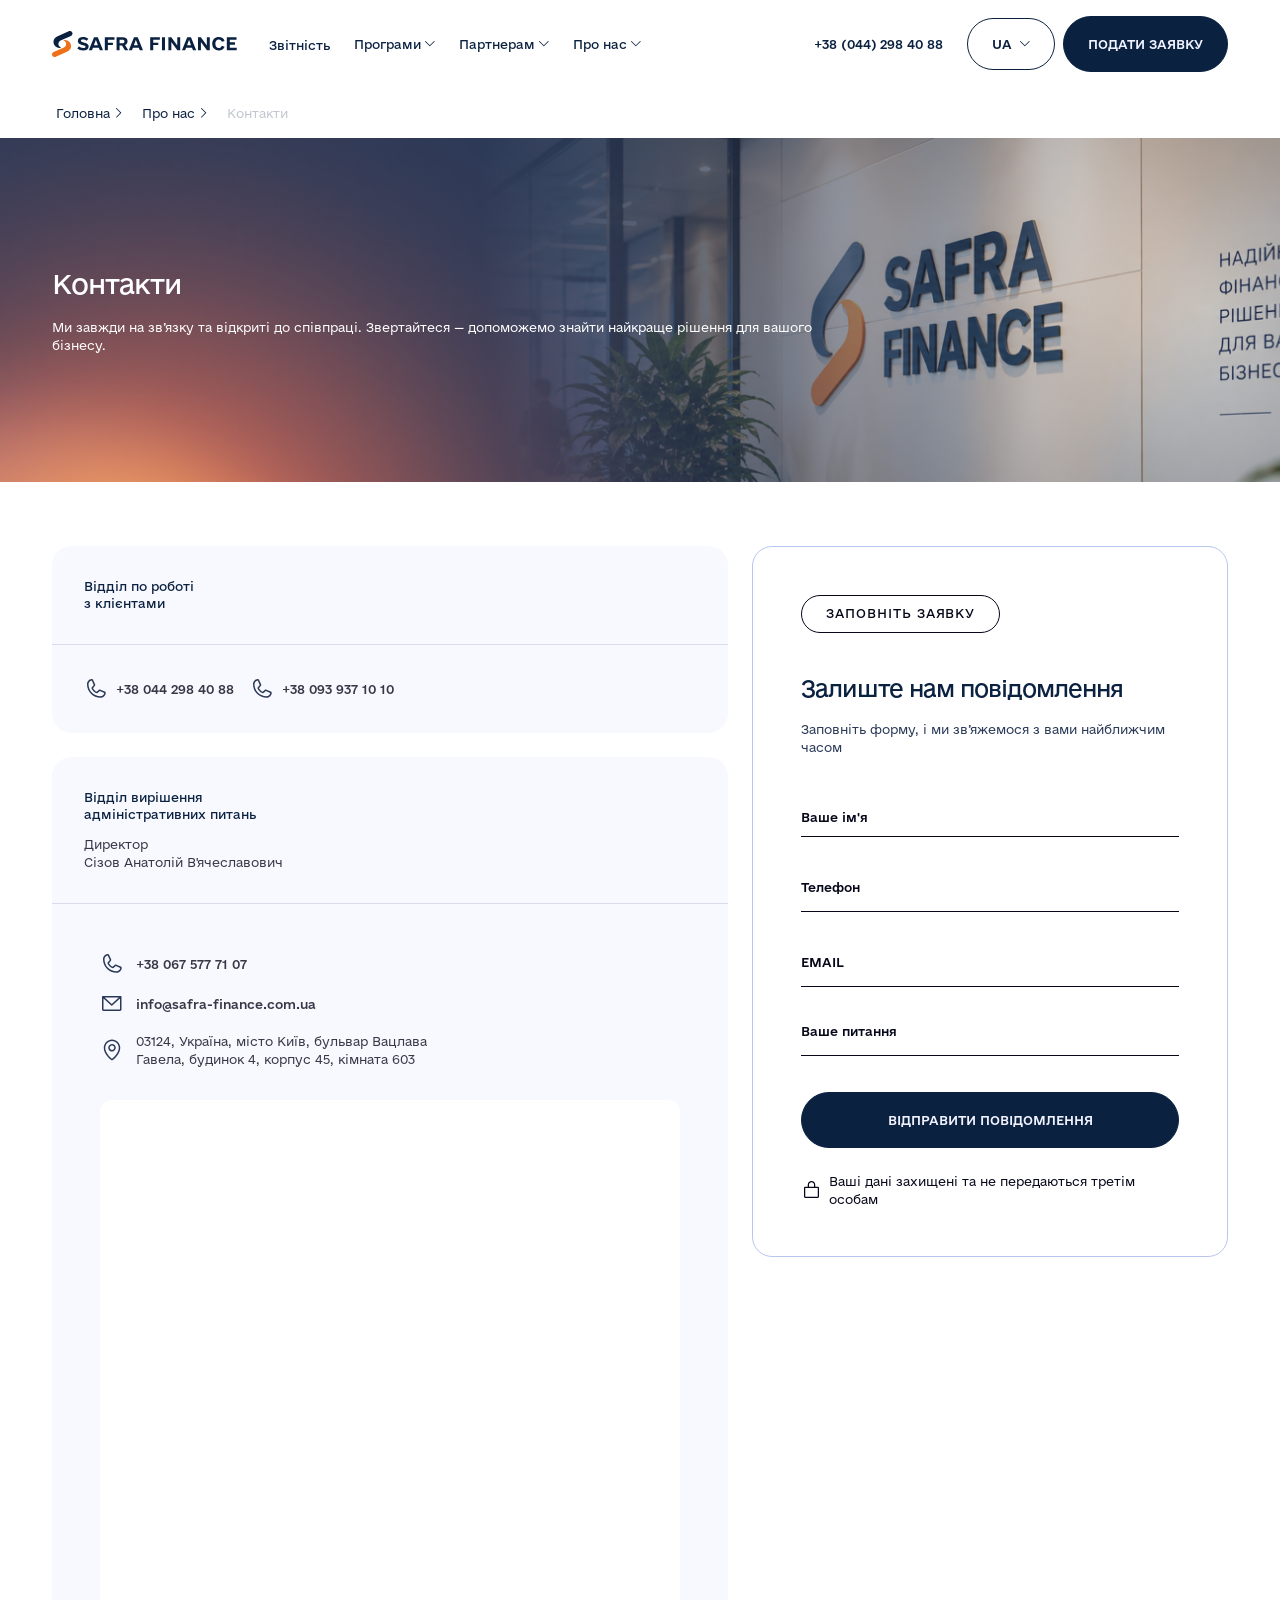
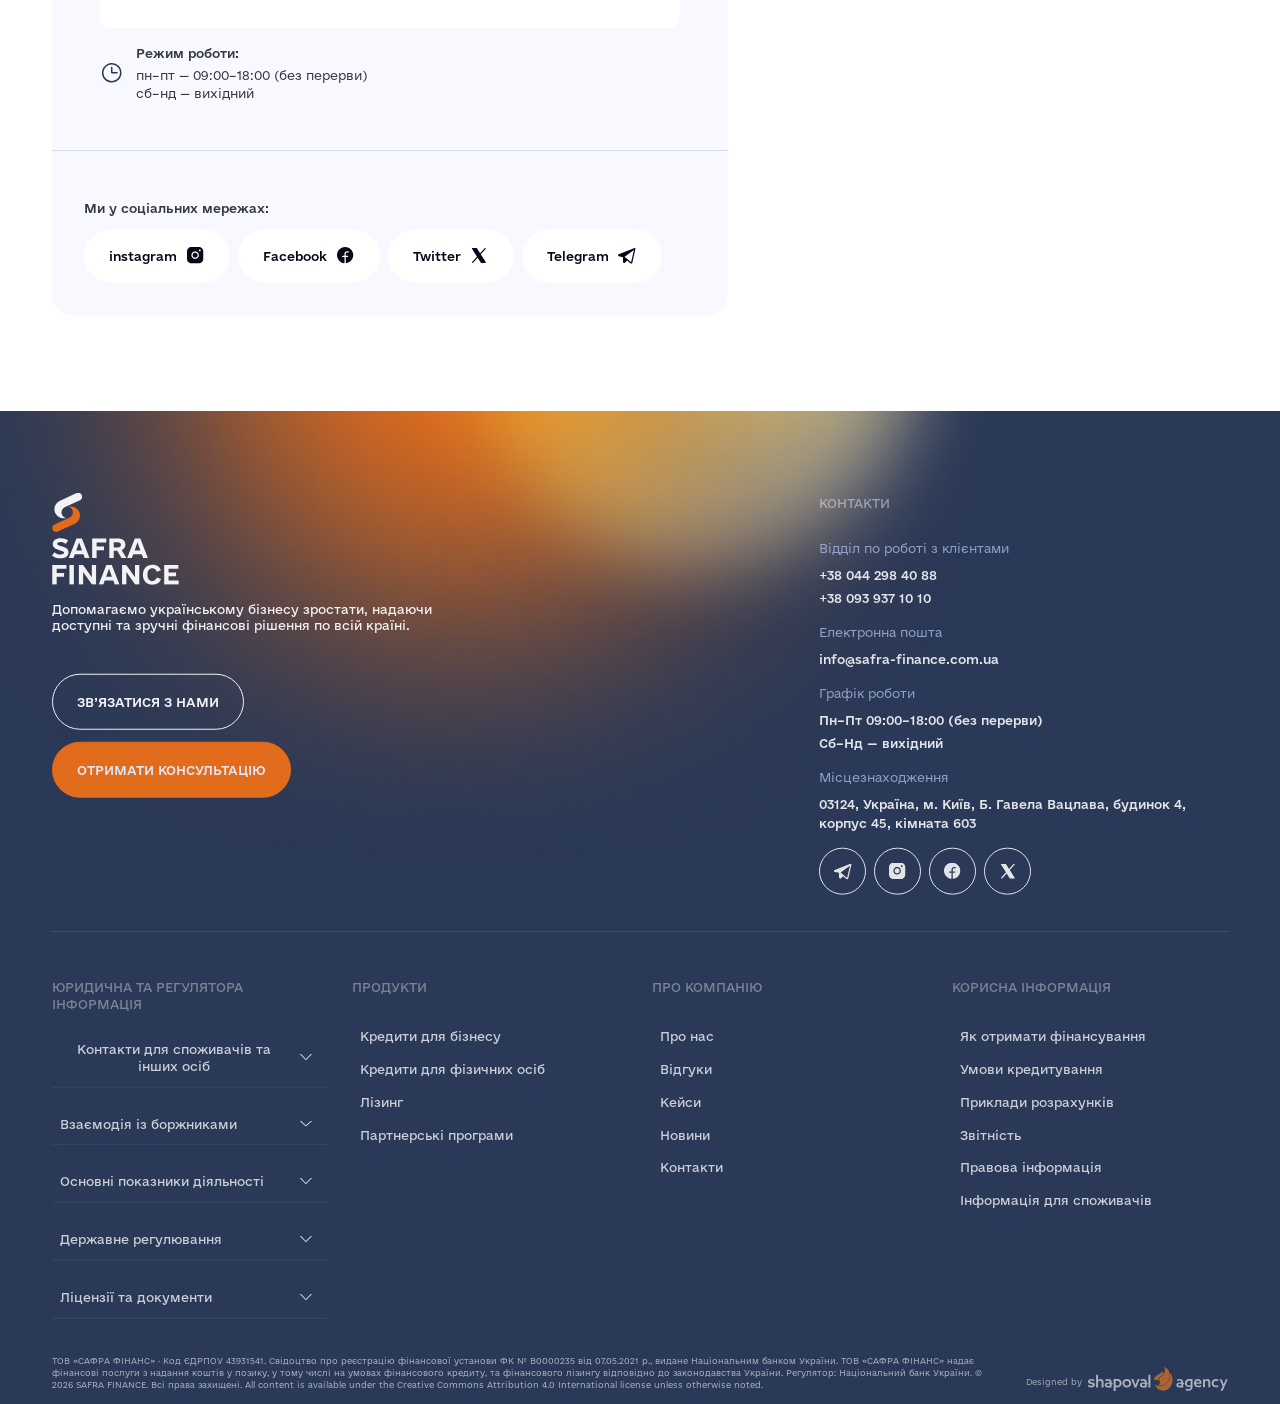
<file: contact.html>
<!DOCTYPE html>
<html lang="uk">

<head>
    <meta charset="UTF-8" />
    <meta name="viewport" content="width=device-width, initial-scale=1.0" />
    <title>Safra Finance — фінансові програми та партнерство</title>
    <meta name="description" content="Safra Finance — звітність, фінансові програми та співпраця для партнерів." />
    <link rel="icon" href="assets/img/favicon.svg" type="image/svg+xml" />

    <link rel="stylesheet" href="css/reset.css" />
    <link rel="stylesheet" href="css/fonts.css" />
    <link rel="stylesheet" href="css/variables.css" />
    <link rel="stylesheet" href="css/vendor/lenis.css" />
    <link rel="stylesheet" href="css/vendor/aos.css" />
    <link rel="stylesheet" href="css/vendor/swiper-bundle.min.css" />
    <link rel="stylesheet" href="css/vendor/fancybox.css" />
    <link rel="stylesheet" href="css/style.css" />
</head>

<body>
    <header class="header">
        <div class="header__inner wrapper">
            <a class="header__logo logo" href="/" aria-label="Safra Finance — на головну">
                <img class="logo__icon--desktop" src="assets/img/logo.svg" width="185" height="27" alt=""
                    decoding="async" />
                <img class="logo__icon--mobile" src="assets/img/logo-mob.svg" width="88" height="64" alt=""
                    decoding="async" />
            </a>

            <nav class="header__nav nav" aria-label="Головна навігація">
                <ul class="nav__list">
                    <li class="nav__item">
                        <a class="nav__link" href="#zvitnist">Звітність</a>
                    </li>

                    <li class="nav__item nav__item--dropdown">
                        <button class="nav__btn" type="button" aria-expanded="false" aria-controls="submenu-programs"
                            data-dropdown-trigger>
                            <span class="nav__btn-text">Програми</span>
                            <img src="assets/img/arrow.svg" width="12" height="12" alt="" decoding="async">
                        </button>
                        <ul class="nav__submenu" id="submenu-programs" data-dropdown-menu hidden>
                            <li class="nav__submenu-item">
                                <a class="nav__submenu-link" href="#program-1">Програма 1</a>
                            </li>
                            <li class="nav__submenu-item">
                                <a class="nav__submenu-link" href="#program-2">Програма 2</a>
                            </li>
                        </ul>
                    </li>

                    <li class="nav__item nav__item--dropdown">
                        <button class="nav__btn" type="button" aria-expanded="false" aria-controls="submenu-partners"
                            data-dropdown-trigger>
                            <span class="nav__btn-text">Партнерам</span>
                            <img src="assets/img/arrow.svg" width="12" height="12" alt="" decoding="async">
                        </button>
                        <ul class="nav__submenu" id="submenu-partners" data-dropdown-menu hidden>
                            <li class="nav__submenu-item">
                                <a class="nav__submenu-link" href="#partners-1">Умови співпраці</a>
                            </li>
                            <li class="nav__submenu-item">
                                <a class="nav__submenu-link" href="#partners-2">Стати партнером</a>
                            </li>
                        </ul>
                    </li>

                    <li class="nav__item nav__item--dropdown">
                        <button class="nav__btn" type="button" aria-expanded="false" aria-controls="submenu-about"
                            data-dropdown-trigger>
                            <span class="nav__btn-text">Про нас</span>
                            <img src="assets/img/arrow.svg" width="12" height="12" alt="" decoding="async">
                        </button>
                        <ul class="nav__submenu" id="submenu-about" data-dropdown-menu hidden>
                            <li class="nav__submenu-item">
                                <a class="nav__submenu-link" href="#about-company">Компанія</a>
                            </li>
                            <li class="nav__submenu-item">
                                <a class="nav__submenu-link" href="#about-team">Команда</a>
                            </li>
                        </ul>
                    </li>
                </ul>
            </nav>

            <a class="header__phone" href="tel:+380442984088">+38 (044) 298 40 88</a>

            <div class="header__lang lang" data-dropdown>
                <button class="lang__btn" type="button" aria-expanded="false" aria-controls="lang-menu-desktop"
                    aria-haspopup="listbox" data-dropdown-trigger>
                    <span class="lang__current" data-lang-current>UA</span>
                    <img src="assets/img/arrow.svg" width="12" height="12" alt="" decoding="async">
                </button>
                <ul class="lang__list" id="lang-menu-desktop" role="listbox" aria-label="Обрати мову" data-dropdown-menu
                    hidden>
                    <li class="lang__item" role="option" aria-selected="true">
                        <a class="lang__link is-active" href="?lang=uk" hreflang="uk" lang="uk" data-lang="UA">UA</a>
                    </li>
                    <li class="lang__item" role="option" aria-selected="false">
                        <a class="lang__link" href="?lang=en" hreflang="en" lang="en" data-lang="EN">EN</a>
                    </li>
                </ul>
            </div>

            <div class="header__actions">
                <a class="header__cta btn btn--blue" href="#apply">
                    <span class="header__cta-text header__cta-text--full">Подати заявку</span>
                    <span class="header__cta-text header__cta-text--short">Заявка</span>
                </a>

                <button class="burger" type="button" aria-label="Відкрити меню" aria-expanded="false"
                    aria-controls="mobile-menu">
                    <span class="burger__line" aria-hidden="true"></span>
                    <span class="burger__line" aria-hidden="true"></span>
                    <span class="burger__line" aria-hidden="true"></span>
                </button>
            </div>
        </div>
    </header>

    <div class="menu" id="mobile-menu" hidden>
        <div class="menu__inner wrapper">
            <nav class="menu__nav" aria-label="Мобільна навігація">
                <ul class="menu__list">
                    <li class="menu__item">
                        <a class="menu__link" href="#zvitnist">Звітність</a>
                    </li>

                    <li class="menu__item menu__item--dropdown">
                        <button class="menu__btn" type="button" aria-expanded="false"
                            aria-controls="menu-submenu-programs" data-dropdown-trigger>
                            <span class="menu__btn-text">Програми</span>
                            <img class="menu__arrow" src="assets/img/arrow2.svg" width="12" height="12" alt=""
                                decoding="async">
                        </button>
                        <ul class="menu__submenu" id="menu-submenu-programs" data-dropdown-menu hidden>
                            <li class="menu__submenu-item">
                                <a class="menu__submenu-link" href="#program-1">Програма 1</a>
                            </li>
                            <li class="menu__submenu-item">
                                <a class="menu__submenu-link" href="#program-2">Програма 2</a>
                            </li>
                        </ul>
                    </li>

                    <li class="menu__item menu__item--dropdown">
                        <button class="menu__btn" type="button" aria-expanded="false"
                            aria-controls="menu-submenu-partners" data-dropdown-trigger>
                            <span class="menu__btn-text">Партнерам</span>
                            <img class="menu__arrow" src="assets/img/arrow2.svg" width="12" height="12" alt=""
                                decoding="async">
                        </button>
                        <ul class="menu__submenu" id="menu-submenu-partners" data-dropdown-menu hidden>
                            <li class="menu__submenu-item">
                                <a class="menu__submenu-link" href="#partners-1">Умови співпраці</a>
                            </li>
                            <li class="menu__submenu-item">
                                <a class="menu__submenu-link" href="#partners-2">Стати партнером</a>
                            </li>
                        </ul>
                    </li>

                    <li class="menu__item menu__item--dropdown">
                        <button class="menu__btn" type="button" aria-expanded="false" aria-controls="menu-submenu-about"
                            data-dropdown-trigger>
                            <span class="menu__btn-text">Про нас</span>
                            <img class="menu__arrow" src="assets/img/arrow2.svg" width="12" height="12" alt=""
                                decoding="async">
                        </button>
                        <ul class="menu__submenu" id="menu-submenu-about" data-dropdown-menu hidden>
                            <li class="menu__submenu-item">
                                <a class="menu__submenu-link" href="#about-company">Компанія</a>
                            </li>
                            <li class="menu__submenu-item">
                                <a class="menu__submenu-link" href="#about-team">Команда</a>
                            </li>
                        </ul>
                    </li>
                </ul>
            </nav>

            <div class="menu__contacts">
                <p class="menu__contacts-title">Відділ по роботі з клієнтами</p>
                <div class="menu__contacts-item">
                    <a class="menu__phone" href="tel:+380442984088">+38 044 298 40 88</a>
                    <a class="menu__phone" href="tel:+380939371010">+38 093 937 10 10</a>
                </div>
            </div>

            <div class="menu__contacts">
                <p class="menu__contacts-title">Електронна пошта</p>
                <div class="menu__contacts-item">
                    <a class="menu__email" href="mailto:info@safra-finance.com.ua">info@safra-finance.com.ua</a>
                </div>
            </div>

            <div class="menu__contacts">
                <p class="menu__contacts-title">Графік роботи</p>
                <div class="menu__contacts-item">
                    <p class="menu__address">Пн–Пт 09:00–18:00 (без перерви)</p>
                    <p class="menu__address">Сб–Нд — вихідний</p>
                </div>
            </div>

            <div class="menu__contacts">
                <p class="menu__contacts-title">Місцезнаходження</p>
                <div class="menu__contacts-item">
                    <p class="menu__address">03124, Україна, м. Київ, Б. Гавела Вацлава, <br> будинок 4, корпус 45,
                        кімната 603
                    </p>
                </div>
            </div>

            <ul class="menu__social">
                <li class="menu__social-item">
                    <a class="menu__social-link" href="https://www.facebook.com/safra-finance">
                        <img src="assets/img/social1.svg" width="16" height="16" alt="" decoding="async">
                    </a>
                </li>
                <li class="menu__social-item">
                    <a class="menu__social-link" href="https://www.instagram.com/safra-finance">
                        <img src="assets/img/social2.svg" width="16" height="16" alt="" decoding="async">
                    </a>
                </li>
                <li class="menu__social-item">
                    <a class="menu__social-link" href="https://www.linkedin.com/company/safra-finance">
                        <img src="assets/img/social3.svg" width="16" height="16" alt="" decoding="async">
                    </a>
                </li>
                <li class="menu__social-item">
                    <a class="menu__social-link" href="https://www.linkedin.com/company/safra-finance">
                        <img src="assets/img/social4.svg" width="16" height="16" alt="" decoding="async">
                    </a>
                </li>
            </ul>

            <div class="menu__extra">
                <a class="menu__extra-link btn btn--transparent" href="#apply">ЗВ’ЯЗАТИСЯ З НАМИ</a>
                <a class="menu__extra-link btn btn--orange" href="#apply">ОТРИМАТИ КОНСУЛЬТАЦІЮ</a>
            </div>
        </div>
    </div>

    <main class="bg-white">
        <div class="breadcrumbs">
            <div class="wrapper">
                <ul class="breadcrumbs__list">
                    <li class="breadcrumbs__item">
                        <a href="#" class="breadcrumbs__link">Головна</a>
                    </li>
                    <li class="breadcrumbs__item">
                        <a href="#" class="breadcrumbs__link">Про нас</a>
                    </li>
                    <li class="breadcrumbs__item">
                        <span class="breadcrumbs__span">Контакти</span>
                    </li>
                </ul>
            </div>
        </div>

        <div class="blog-hero about-hero">
            <div class="blog-hero__bg about-hero__bg" aria-hidden="true">
                <img src="assets/img/about.png" width="1560" height="1018" alt="" decoding="async">
            </div>
            <div class="wrapper">
                <h1 class="blog-hero__title">Контакти</h1>
                <p class="blog-hero__text">
                    Ми завжди на зв’язку та відкриті до співпраці. Звертайтеся — допоможемо знайти найкраще рішення для
                    вашого бізнесу.
                </p>
            </div>
        </div>

        <div class="contact">
            <div class="wrapper">
                <div class="contact__content">
                    <div class="contact__content-clients">
                        <h2 class="contact__content-clients-title">Відділ по роботі <br>
                            з клієнтами</h2>
                        <ul class="contact__content-clients-list">
                            <li class="contact__content-clients-list-item">
                                <a href="tel:+380442984088" class="contact__content-clients-list-link">
                                    <img src="assets/img/phone.svg" width="20" height="20" alt="" decoding="async">
                                    +38 044 298 40 88
                                </a>
                            </li>
                            <li class="contact__content-clients-list-item">
                                <a href="tel:+380442984088" class="contact__content-clients-list-link">
                                    <img src="assets/img/phone.svg" width="20" height="20" alt="" decoding="async">
                                    +38 093 937 10 10
                                </a>
                            </li>
                        </ul>
                    </div>
                    <div class="contact__content-body">
                        <div class="contact__content-body-title">
                            <h2 class="contact__content-body-title-text">Відділ вирішення <br>
                                адміністративних питань</h2>
                            <p class="contact__content-body-title-text-text">Директор
                                <span>Сізов Анатолій В'ячеславович</span>
                            </p>
                        </div>
                        <div class="contact__content-body-content">
                            <a href="tel:0675777107" class="contact__content-body-content-link">
                                <img src="assets/img/phone.svg" width="20" height="20" alt="" decoding="async">
                                +38 067 577 71 07
                            </a>

                            <a href="mailto:info@safra-finance.com.ua" class="contact__content-body-content-email">
                                <img src="assets/img/email.svg" width="20" height="20" alt="" decoding="async">
                                info@safra-finance.com.ua
                            </a>
                            <div class="contact__content-body-content-box">
                                <p class="contact__content-body-content-box-text">
                                    <img src="assets/img/map.svg" width="20" height="20" alt="" decoding="async">
                                    03124, Україна, місто Київ, бульвар Вацлава <br> Гавела, будинок 4, корпус 45,
                                    кімната 603
                                </p>

                                <div class="contact__content-body-content-maps">
                                    <iframe
                                        src="https://www.google.com/maps/embed?pb=!1m18!1m12!1m3!1d325211.10021563206!2d29.81853668906248!3d50.4464701!2m3!1f0!2f0!3f0!3m2!1i1024!2i768!4f13.1!3m3!1m2!1s0x40d4cc1621992357%3A0xdb1ae6cec6cbee72!2z0LHRg9C70YzQstCw0YAg0JLQsNGG0LvQsNCy0LAg0JPQsNCy0LXQu9CwLCA0IFBhcmtpbmc!5e0!3m2!1sru!2sua!4v1790582897911!5m2!1sru!2sua"
                                        width="600" height="450" style="border:0;" allowfullscreen="" loading="lazy"
                                        referrerpolicy="strict-origin-when-cross-origin"></iframe>
                                </div>
                            </div>
                        </div>
                        <div class="contact__content-body-grafcs">
                            <div class="contact__content-body-grafcs-item">
                                <img src="assets/img/grafic1.svg" width="24" height="24" alt="" decoding="async">
                            </div>
                            <div class="contact__content-body-grafcs-item">
                                <h3 class="contact__content-body-grafcs-item-title">Режим роботи:</h3>
                                <ul class="contact__content-body-grafcs-item-list">
                                    <li class="contact__content-body-grafcs-item-list-item">
                                        <span>пн–пт — 09:00–18:00 (без перерви)</span>
                                    </li>
                                    <li class="contact__content-body-grafcs-item-list-item">
                                        <span>сб–нд — вихідний</span>
                                    </li>
                                </ul>
                            </div>
                        </div>
                        <div class="contact__content-body-social">
                            <h3>Ми у соціальних мережах:</h3>
                            <ul class="contact__content-body-social-list">
                                <li class="contact__content-body-social-list-item">
                                    <a href="#" class="contact__content-body-social-list-link">
                                        instagram
                                        <img src="assets/img/social01.svg" width="20" height="20" alt=""
                                            decoding="async">
                                    </a>
                                </li>
                                <li class="contact__content-body-social-list-item">
                                    <a href="#" class="contact__content-body-social-list-link">
                                        Facebook
                                        <img src="assets/img/social02.svg" width="20" height="20" alt=""
                                            decoding="async">
                                    </a>
                                </li>
                                <li class="contact__content-body-social-list-item">
                                    <a href="#" class="contact__content-body-social-list-link">
                                        Twitter
                                        <img src="assets/img/social03.svg" width="20" height="20" alt=""
                                            decoding="async">
                                    </a>
                                </li>
                                <li class="contact__content-body-social-list-item">
                                    <a href="#" class="contact__content-body-social-list-link">
                                        Telegram
                                        <img src="assets/img/social04.svg" width="20" height="20" alt=""
                                            decoding="async">
                                    </a>
                                </li>
                            </ul>
                        </div>
                    </div>
                </div>
                <div class="contact__content-form">
                    <span class="contact__content-form-label">ЗАПОВНІТЬ ЗАЯВКУ</span>
                    <div class="contact__content-form-text">
                        <h3 class="contact__content-form-text-title">Залиште нам повідомлення</h3>

                        <p class="contact__content-form-text-text">
                            Заповніть форму, і ми зв’яжемося з вами найближчим часом
                        </p>
                    </div>
                    <form action="#" class="cta__form" id="cta-form" novalidate>
                        <div class="cta__form-group">
                            <div class="cta__form-group-item">
                                <input type="text" id="cta__form-name" class="cta__form-input" name="name"
                                    placeholder="Ваше ім'я" aria-label="Ваше ім'я" autocomplete="name" required>
                            </div>
                            <div class="cta__form-group-item">
                                <input type="tel" id="cta__form-phone" class="cta__form-input" name="phone"
                                    placeholder="Телефон" aria-label="Телефон" autocomplete="tel" required>
                            </div>
                            <div class="cta__form-group-item">
                                <input type="email" id="cta__form-email" class="cta__form-input" name="email"
                                    placeholder="EMAIL" aria-label="EMAIL" autocomplete="email" required>
                            </div>
                        </div>
                        <div class="cta__form-group">
                            <div class="cta__form-group-item">
                                <input type="text" id="cta__form-message" class="cta__form-input" name="note"
                                    placeholder="Ваше питання" aria-label="Ваше питання" autocomplete="off">
                            </div>
                        </div>
                        <div class="cta__form-action">
                            <button class="cta__form-button btn btn--blue" type="submit">
                                ВІДПРАВИТИ ПОВІДОМЛЕННЯ
                            </button>
                            <p class="cta__form-text">
                                <img src="assets/img/check.svg" width="20" height="20" alt="" decoding="async">
                                <span>Ваші дані захищені та не передаються третім особам</span>
                            </p>
                        </div>
                    </form>
                </div>
            </div>
        </div>



    </main>

    <footer class="footer">
        <div class="footer__bg" aria-hidden="true">
            <img class="footer__bg-img" src="assets/img/footer-bg.png" width="1560" height="1018" alt=""
                decoding="async">
        </div>
        <div class="wrapper">
            <div class="footer__top">
                <div class="footer__top-left">
                    <div class="footer__top-left-box">
                        <a href="#" class="footer__top-left-box-logo">
                            <img src="assets/img/footer-logo.svg" width="126" height="92" alt="">
                        </a>
                        <p>Допомагаємо українському бізнесу зростати, надаючи доступні та зручні фінансові рішення по
                            всій країні.
                        </p>
                    </div>
                    <div class="footer__top-left-action">
                        <a href="#" class="footer__top-left-action-btn btn btn--transparent">
                            ЗВ’ЯЗАТИСЯ З НАМИ
                        </a>
                        <a href="#" class="footer__top-left-action-link btn btn--orange">
                            ОТРИМАТИ КОНСУЛЬТАЦІЮ
                        </a>
                    </div>
                </div>
                <div class="footer__top-right">
                    <h3 class="footer__top-right-title">КОНТАКТИ</h3>
                    <div class="footer__top-right-list">
                        <div class="footer__top-right-item">
                            <span class="footer__top-right-item-label">Відділ по роботі з клієнтами</span>
                            <ul class="footer__top-right-item-list">
                                <li class="footer__top-right-item-list-item">
                                    <a href="tel:+380442984088" class="footer__top-right-item-list-link">+38 044 298 40
                                        88</a>
                                </li>
                                <li class="footer__top-right-item-list-item">
                                    <a href="tel:+380442984088" class="footer__top-right-item-list-link">+38 093 937 10
                                        10</a>
                                </li>
                            </ul>
                        </div>
                        <div class="footer__top-right-item">
                            <span class="footer__top-right-item-label">Електронна пошта</span>
                            <ul class="footer__top-right-item-list">
                                <li class="footer__top-right-item-list-item">
                                    <a href="mailto:info@safra-finance.com.ua"
                                        class="footer__top-right-item-list-link">info@safra-finance.com.ua</a>
                                </li>
                            </ul>
                        </div>
                        <div class="footer__top-right-item">
                            <span class="footer__top-right-item-label">Графік роботи</span>
                            <ul class="footer__top-right-item-list">
                                <li class="footer__top-right-item-list-item">
                                    <span class="footer__top-right-item-list-link">Пн–Пт 09:00–18:00 (без
                                        перерви)</span>
                                </li>
                                <li class="footer__top-right-item-list-item">
                                    <span class="footer__top-right-item-list-link">Сб–Нд — вихідний</span>
                                </li>
                            </ul>
                        </div>
                        <div class="footer__top-right-item">
                            <span class="footer__top-right-item-label">Місцезнаходження</span>
                            <ul class="footer__top-right-item-list">
                                <li class="footer__top-right-item-list-item">
                                    <span class="footer__top-right-item-list-link">03124, Україна, м. Київ, Б. Гавела
                                        Вацлава, будинок 4,
                                        корпус 45, кімната 603</span>
                                </li>
                            </ul>
                        </div>
                        <div class="footer__top-right-item">
                            <ul class="footer__top-right-item-social">
                                <li class="footer__top-right-item-social-item">
                                    <a href="#" class="footer__top-right-item-social-link">
                                        <img src="assets/img/footer-social-icon1.svg" width="24" height="24" alt="">
                                    </a>
                                </li>
                                <li class="footer__top-right-item-social-item">
                                    <a href="#" class="footer__top-right-item-social-link">
                                        <img src="assets/img/footer-social-icon2.svg" width="24" height="24" alt="">
                                    </a>
                                </li>
                                <li class="footer__top-right-item-social-item">
                                    <a href="#" class="footer__top-right-item-social-link">
                                        <img src="assets/img/footer-social-icon3.svg" width="24" height="24" alt="">
                                    </a>
                                </li>
                                <li class="footer__top-right-item-social-item">
                                    <a href="#" class="footer__top-right-item-social-link">
                                        <img src="assets/img/footer-social-icon4.svg" width="24" height="24" alt="">
                                    </a>
                                </li>
                            </ul>
                        </div>
                    </div>
                </div>
            </div>
            <div class="footer__bottom">
                <div class="footer__bottom-content">
                    <div class="footer__bottom-content-accardion">
                        <h3 class="footer__bottom-content-accardion-title">ЮРИДИЧНА ТА РЕГУЛЯТОРА ІНФОРМАЦІЯ</h3>

                        <div class="footer__bottom-content-accardion-item">
                            <button class="footer__bottom-content-accardion-button" type="button" aria-expanded="false"
                                aria-controls="footer-acc-debtors">
                                <h3 class="footer__bottom-content-accardion-title">Контакти для споживачів та інших осіб
                                </h3>
                                <img class="footer__bottom-content-accardion-arrow" src="assets/img/arrow3.svg"
                                    width="12" height="12" alt="" decoding="async">
                            </button>
                            <div class="footer__bottom-content-accardion-panel" id="footer-acc-debtors" hidden>
                                <p class="footer__bottom-content-accardion-text">
                                    Контакти для споживачів та інших осіб, які належать до захищеної категорії

                                    Відділ по роботі з клієнтами:
                                    +38 044 298 40 88, +38 093 937 10 10

                                    Електронна пошта:
                                    info@safra-finance.com.ua

                                    Місцезнаходження та адреса для кореспонденції:
                                    03124, Україна, місто Київ, Б. Гавела Вацлава, будинок 4, корпус 45, кімната 603.

                                    Графік роботи:
                                    Пн–пт: 09:00–18:00, без перерви.
                                    Сб–нд: вихідний.

                                    Директор:
                                    Сізов Анатолій В’ячеславович
                                    +38 067 577 71 07
                                </p>
                            </div>
                        </div>

                        <div class="footer__bottom-content-accardion-item">
                            <button class="footer__bottom-content-accardion-button" type="button" aria-expanded="false"
                                aria-controls="footer-acc-debtors">
                                <h3 class="footer__bottom-content-accardion-title">Взаємодія із боржниками</h3>
                                <img class="footer__bottom-content-accardion-arrow" src="assets/img/arrow3.svg"
                                    width="12" height="12" alt="" decoding="async">
                            </button>
                            <div class="footer__bottom-content-accardion-panel" id="footer-acc-debtors" hidden>
                                <p class="footer__bottom-content-accardion-text">
                                    Інформація про порядок взаємодії з боржниками та врегулювання простроченої
                                    заборгованості.
                                </p>
                            </div>
                        </div>

                        <div class="footer__bottom-content-accardion-item">
                            <button class="footer__bottom-content-accardion-button" type="button" aria-expanded="false"
                                aria-controls="footer-acc-indicators">
                                <h3 class="footer__bottom-content-accardion-title">Основні показники діяльності</h3>
                                <img class="footer__bottom-content-accardion-arrow" src="assets/img/arrow3.svg"
                                    width="12" height="12" alt="" decoding="async">
                            </button>
                            <div class="footer__bottom-content-accardion-panel" id="footer-acc-indicators" hidden>
                                <p class="footer__bottom-content-accardion-text">
                                    Основні показники діяльності фінансової компанії відповідно до вимог регулятора.
                                </p>
                            </div>
                        </div>

                        <div class="footer__bottom-content-accardion-item">
                            <button class="footer__bottom-content-accardion-button" type="button" aria-expanded="false"
                                aria-controls="footer-acc-regulation">
                                <h3 class="footer__bottom-content-accardion-title">Державне регулювання</h3>
                                <img class="footer__bottom-content-accardion-arrow" src="assets/img/arrow3.svg"
                                    width="12" height="12" alt="" decoding="async">
                            </button>
                            <div class="footer__bottom-content-accardion-panel" id="footer-acc-regulation" hidden>
                                <p class="footer__bottom-content-accardion-text">
                                    Інформація про державне регулювання діяльності ТОВ «САФРА ФІНАНС». Регулятор —
                                    Національний банк
                                    України.
                                </p>
                            </div>
                        </div>

                        <div class="footer__bottom-content-accardion-item">
                            <button class="footer__bottom-content-accardion-button" type="button" aria-expanded="false"
                                aria-controls="footer-acc-licenses">
                                <h3 class="footer__bottom-content-accardion-title">Ліцензії та документи</h3>
                                <img class="footer__bottom-content-accardion-arrow" src="assets/img/arrow3.svg"
                                    width="12" height="12" alt="" decoding="async">
                            </button>
                            <div class="footer__bottom-content-accardion-panel" id="footer-acc-licenses" hidden>
                                <p class="footer__bottom-content-accardion-text">
                                    Ліцензії, свідоцтва та інші документи, що підтверджують право компанії надавати
                                    фінансові послуги.
                                </p>
                            </div>
                        </div>
                    </div>
                    <div class="footer__bottom-content-list">
                        <h3 class="footer__bottom-content-accardion-title">ПРОДУКТИ</h3>
                        <ul class="footer__bottom-content-list-item">
                            <li class="footer__bottom-content-list-item">
                                <a href="#" class="footer__bottom-content-list-link">Кредити для бізнесу</a>
                            </li>
                            <li class="footer__bottom-content-list-item">
                                <a href="#" class="footer__bottom-content-list-link">Кредити для фізичних осіб</a>
                            </li>
                            <li class="footer__bottom-content-list-item">
                                <a href="#" class="footer__bottom-content-list-link">Лізинг</a>
                            </li>
                            <li class="footer__bottom-content-list-item">
                                <a href="#" class="footer__bottom-content-list-link">Партнерські програми</a>
                            </li>
                        </ul>
                    </div>

                    <div class="footer__bottom-content-list">
                        <h3 class="footer__bottom-content-accardion-title">ПРО КОМПАНІЮ</h3>
                        <ul class="footer__bottom-content-list-item">
                            <li class="footer__bottom-content-list-item">
                                <a href="#" class="footer__bottom-content-list-link">Про нас</a>
                            </li>
                            <li class="footer__bottom-content-list-item">
                                <a href="#" class="footer__bottom-content-list-link">Відгуки</a>
                            </li>
                            <li class="footer__bottom-content-list-item">
                                <a href="#" class="footer__bottom-content-list-link">Кейси</a>
                            </li>
                            <li class="footer__bottom-content-list-item">
                                <a href="#" class="footer__bottom-content-list-link">Новини</a>
                            </li>
                            <li class="footer__bottom-content-list-item">
                                <a href="#" class="footer__bottom-content-list-link">Контакти</a>
                            </li>
                        </ul>
                    </div>

                    <div class="footer__bottom-content-list">
                        <h3 class="footer__bottom-content-accardion-title">КОРИСНА ІНФОРМАЦІЯ</h3>
                        <ul class="footer__bottom-content-list-item">
                            <li class="footer__bottom-content-list-item">
                                <a href="#" class="footer__bottom-content-list-link">Як отримати фінансування</a>
                            </li>
                            <li class="footer__bottom-content-list-item">
                                <a href="#" class="footer__bottom-content-list-link">Умови кредитування</a>
                            </li>
                            <li class="footer__bottom-content-list-item">
                                <a href="#" class="footer__bottom-content-list-link">Приклади розрахунків</a>
                            </li>
                            <li class="footer__bottom-content-list-item">
                                <a href="#" class="footer__bottom-content-list-link">Звітність</a>
                            </li>
                            <li class="footer__bottom-content-list-item">
                                <a href="#" class="footer__bottom-content-list-link">Правова інформація</a>
                            </li>
                            <li class="footer__bottom-content-list-item">
                                <a href="#" class="footer__bottom-content-list-link">Інформація для споживачів</a>
                            </li>
                        </ul>
                    </div>
                </div>
                <div class="footer__bottom-copyright">
                    <p>ТОВ «САФРА ФІНАНС» · Код ЄДРПОУ 43931541. Свідоцтво про реєстрацію фінансової установи ФК №
                        В0000235 від
                        07.05.2021 р., видане Національним банком України. ТОВ «САФРА ФІНАНС» надає фінансові послуги з
                        надання
                        коштів у позику, у тому числі на умовах фінансового кредиту, та фінансового лізингу відповідно
                        до
                        законодавства України.
                        Регулятор: Національний банк України. © 2026 SAFRA FINANCE. Всі права захищені. All content is
                        available
                        under the Creative Commons Attribution 4.0 International license unless otherwise noted. </p>
                    <div class="footer__bottom-copyright-links">
                        <span>Designed by</span>
                        <a href="/" target="_blank">
                            <img src="assets/img/footer-copyright-link.svg" width="140" height="24" alt="">
                        </a>
                    </div>
                </div>
            </div>
        </div>
    </footer>

    <dialog class="popup popup--form" id="popup-apply" aria-labelledby="popup-apply-title">
        <div class="popup__panel">
            <button class="popup__close" type="button" data-popup-close aria-label="Закрити">
                <img src="assets/img/popup-close.svg" width="14" height="14" alt="" decoding="async">
            </button>

            <div class="popup__header">
                <h2 class="popup__title" id="popup-apply-title">Обговоримо ваші плани</h2>
                <p class="popup__text">
                    Залиште контакти — ми зв’яжемося з вами та допоможемо обрати фінансове рішення.
                </p>
            </div>

            <form class="popup__form" id="popup-apply-form" novalidate>
                <div class="popup__field">
                    <input class="popup__field-input" type="text" name="name" placeholder="Ваше ім'я"
                        aria-label="Ваше ім'я" autocomplete="name" required>
                </div>

                <div class="popup__field">
                    <input class="popup__field-input" type="tel" name="phone" placeholder="Телефон" aria-label="Телефон"
                        autocomplete="tel" required>
                </div>

                <div class="popup__field">
                    <input class="popup__field-input" type="email" name="email" placeholder="EMAIL" aria-label="EMAIL"
                        autocomplete="email" required>
                </div>

                <div class="popup__field">
                    <input class="popup__field-input" type="text" name="note" placeholder="Примітка"
                        aria-label="Примітка" autocomplete="off">
                </div>

                <button class="popup__submit btn btn--blue" type="submit">НАДІСЛАТИ ЗАЯВКУ</button>
            </form>

            <p class="popup__privacy">
                <img class="popup__privacy-icon" src="assets/img/check.svg" width="15" height="17" alt=""
                    decoding="async">
                <span>
                    Ваші дані захищені та не передаються третім особам. Натискаючи «Надіслати заявку», ви погоджуєтеся з
                    <a class="popup__privacy-link" href="#">Політикою конфіденційності</a>.
                </span>
            </p>
        </div>
    </dialog>



    <script src="js/vendor/lenis.min.js"></script>
    <script src="js/vendor/gsap.min.js"></script>
    <script src="js/vendor/ScrollTrigger.min.js"></script>
    <script src="js/vendor/aos.js"></script>
    <script src="js/vendor/swiper-bundle.min.js"></script>
    <script src="js/vendor/fancybox.umd.js"></script>
    <script src="js/hero.js"></script>
    <script src="js/main.js"></script>
</body>

</html>
</file>
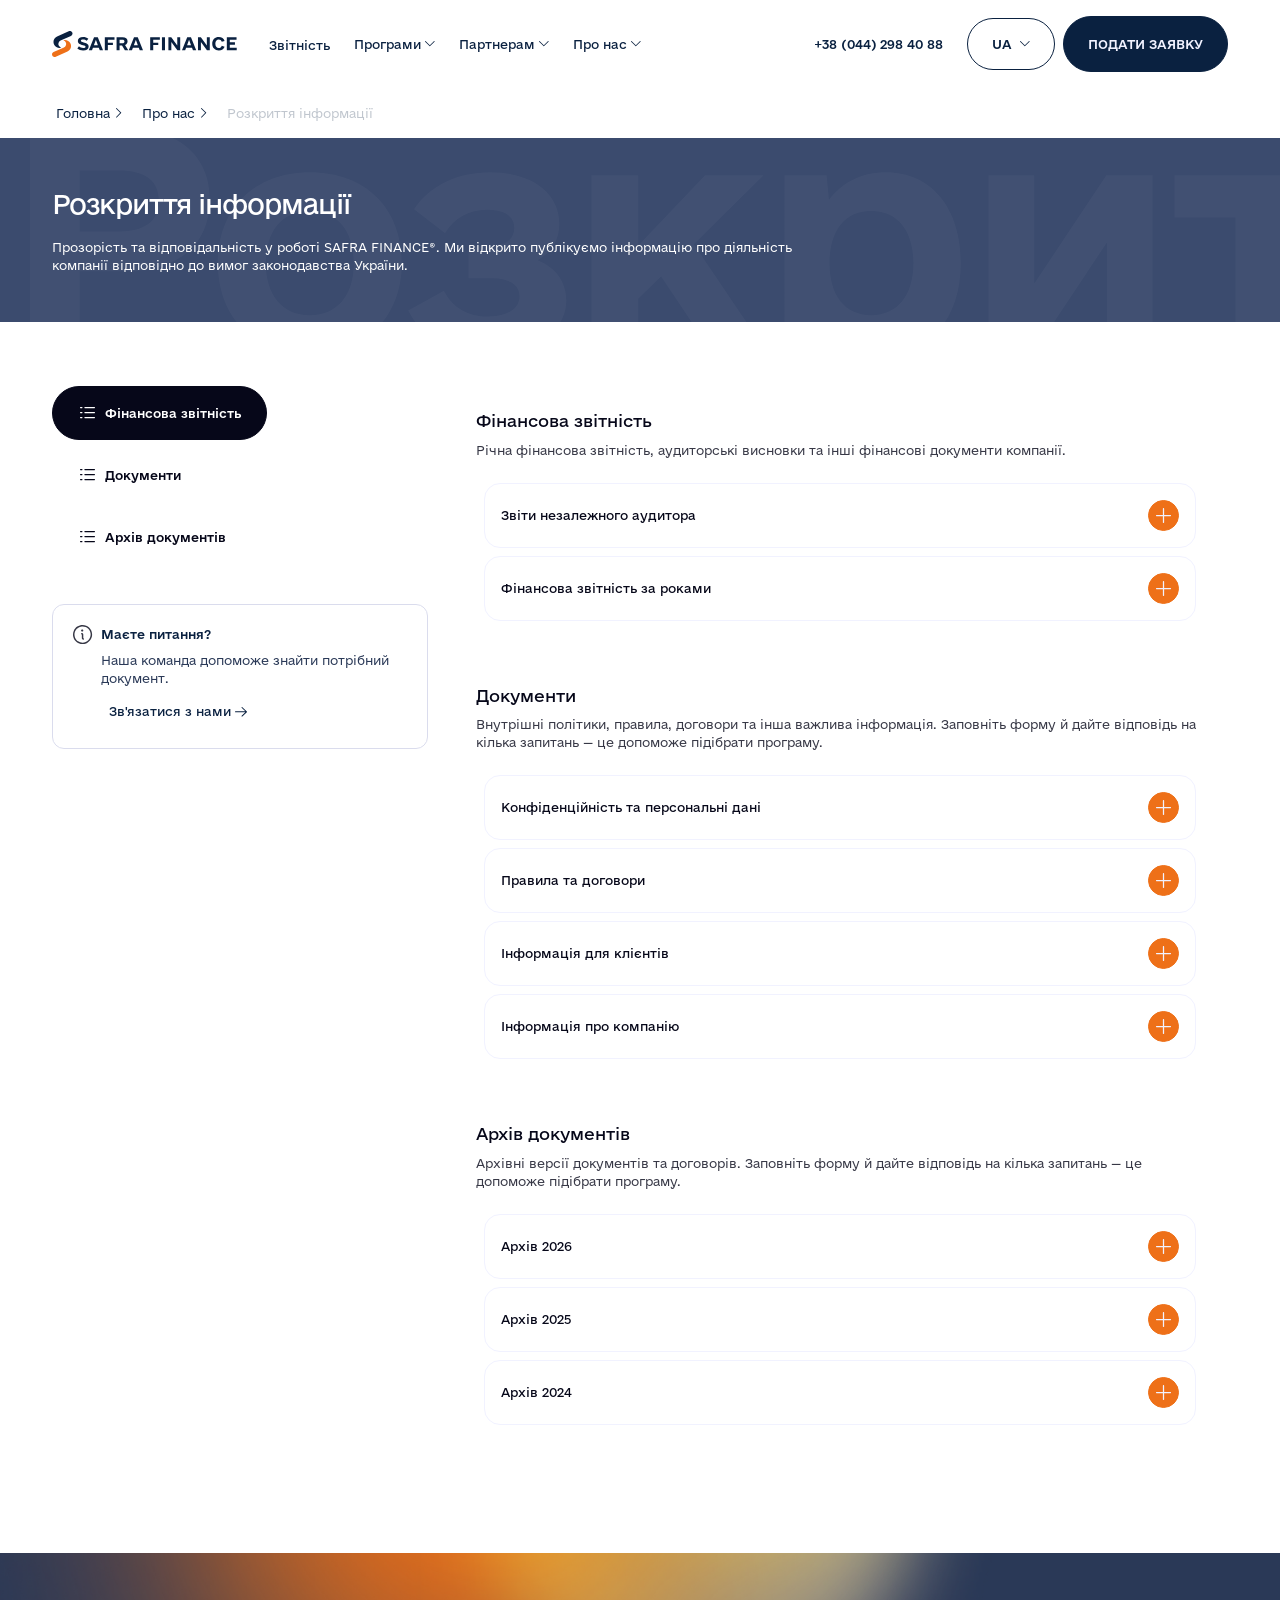
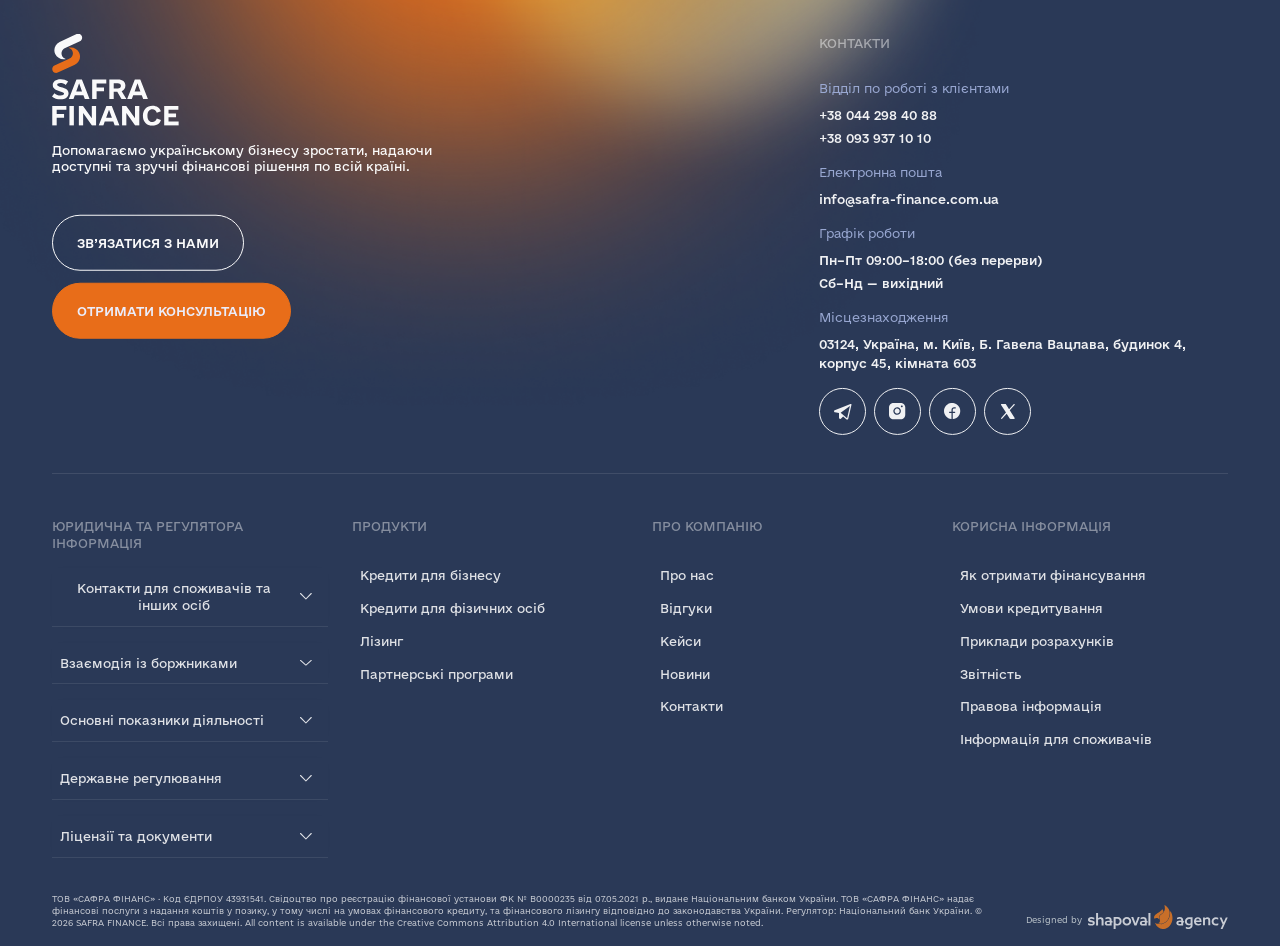
<file: disclosure-of-іnformation.html>
<!DOCTYPE html>
<html lang="uk">

<head>
    <meta charset="UTF-8" />
    <meta name="viewport" content="width=device-width, initial-scale=1.0" />
    <title>Safra Finance — фінансові програми та партнерство</title>
    <meta name="description" content="Safra Finance — звітність, фінансові програми та співпраця для партнерів." />
    <link rel="icon" href="assets/img/favicon.svg" type="image/svg+xml" />

    <link rel="stylesheet" href="css/reset.css" />
    <link rel="stylesheet" href="css/fonts.css" />
    <link rel="stylesheet" href="css/variables.css" />
    <link rel="stylesheet" href="css/vendor/lenis.css" />
    <link rel="stylesheet" href="css/vendor/aos.css" />
    <link rel="stylesheet" href="css/vendor/swiper-bundle.min.css" />
    <link rel="stylesheet" href="css/vendor/fancybox.css" />
    <link rel="stylesheet" href="css/style.css" />
</head>

<body>
    <header class="header">
        <div class="header__inner wrapper">
            <a class="header__logo logo" href="/" aria-label="Safra Finance — на головну">
                <img class="logo__icon--desktop" src="assets/img/logo.svg" width="185" height="27" alt=""
                    decoding="async" />
                <img class="logo__icon--mobile" src="assets/img/logo-mob.svg" width="88" height="64" alt=""
                    decoding="async" />
            </a>

            <nav class="header__nav nav" aria-label="Головна навігація">
                <ul class="nav__list">
                    <li class="nav__item">
                        <a class="nav__link" href="#zvitnist">Звітність</a>
                    </li>

                    <li class="nav__item nav__item--dropdown">
                        <button class="nav__btn" type="button" aria-expanded="false" aria-controls="submenu-programs"
                            data-dropdown-trigger>
                            <span class="nav__btn-text">Програми</span>
                            <img src="assets/img/arrow.svg" width="12" height="12" alt="" decoding="async">
                        </button>
                        <ul class="nav__submenu" id="submenu-programs" data-dropdown-menu hidden>
                            <li class="nav__submenu-item">
                                <a class="nav__submenu-link" href="#program-1">Програма 1</a>
                            </li>
                            <li class="nav__submenu-item">
                                <a class="nav__submenu-link" href="#program-2">Програма 2</a>
                            </li>
                        </ul>
                    </li>

                    <li class="nav__item nav__item--dropdown">
                        <button class="nav__btn" type="button" aria-expanded="false" aria-controls="submenu-partners"
                            data-dropdown-trigger>
                            <span class="nav__btn-text">Партнерам</span>
                            <img src="assets/img/arrow.svg" width="12" height="12" alt="" decoding="async">
                        </button>
                        <ul class="nav__submenu" id="submenu-partners" data-dropdown-menu hidden>
                            <li class="nav__submenu-item">
                                <a class="nav__submenu-link" href="#partners-1">Умови співпраці</a>
                            </li>
                            <li class="nav__submenu-item">
                                <a class="nav__submenu-link" href="#partners-2">Стати партнером</a>
                            </li>
                        </ul>
                    </li>

                    <li class="nav__item nav__item--dropdown">
                        <button class="nav__btn" type="button" aria-expanded="false" aria-controls="submenu-about"
                            data-dropdown-trigger>
                            <span class="nav__btn-text">Про нас</span>
                            <img src="assets/img/arrow.svg" width="12" height="12" alt="" decoding="async">
                        </button>
                        <ul class="nav__submenu" id="submenu-about" data-dropdown-menu hidden>
                            <li class="nav__submenu-item">
                                <a class="nav__submenu-link" href="#about-company">Компанія</a>
                            </li>
                            <li class="nav__submenu-item">
                                <a class="nav__submenu-link" href="#about-team">Команда</a>
                            </li>
                        </ul>
                    </li>
                </ul>
            </nav>

            <a class="header__phone" href="tel:+380442984088">+38 (044) 298 40 88</a>

            <div class="header__lang lang" data-dropdown>
                <button class="lang__btn" type="button" aria-expanded="false" aria-controls="lang-menu-desktop"
                    aria-haspopup="listbox" data-dropdown-trigger>
                    <span class="lang__current" data-lang-current>UA</span>
                    <img src="assets/img/arrow.svg" width="12" height="12" alt="" decoding="async">
                </button>
                <ul class="lang__list" id="lang-menu-desktop" role="listbox" aria-label="Обрати мову" data-dropdown-menu
                    hidden>
                    <li class="lang__item" role="option" aria-selected="true">
                        <a class="lang__link is-active" href="?lang=uk" hreflang="uk" lang="uk" data-lang="UA">UA</a>
                    </li>
                    <li class="lang__item" role="option" aria-selected="false">
                        <a class="lang__link" href="?lang=en" hreflang="en" lang="en" data-lang="EN">EN</a>
                    </li>
                </ul>
            </div>

            <div class="header__actions">
                <a class="header__cta btn btn--blue" href="#apply">
                    <span class="header__cta-text header__cta-text--full">Подати заявку</span>
                    <span class="header__cta-text header__cta-text--short">Заявка</span>
                </a>

                <button class="burger" type="button" aria-label="Відкрити меню" aria-expanded="false"
                    aria-controls="mobile-menu">
                    <span class="burger__line" aria-hidden="true"></span>
                    <span class="burger__line" aria-hidden="true"></span>
                    <span class="burger__line" aria-hidden="true"></span>
                </button>
            </div>
        </div>
    </header>

    <div class="menu" id="mobile-menu" hidden>
        <div class="menu__inner wrapper">
            <nav class="menu__nav" aria-label="Мобільна навігація">
                <ul class="menu__list">
                    <li class="menu__item">
                        <a class="menu__link" href="#zvitnist">Звітність</a>
                    </li>

                    <li class="menu__item menu__item--dropdown">
                        <button class="menu__btn" type="button" aria-expanded="false"
                            aria-controls="menu-submenu-programs" data-dropdown-trigger>
                            <span class="menu__btn-text">Програми</span>
                            <img class="menu__arrow" src="assets/img/arrow2.svg" width="12" height="12" alt=""
                                decoding="async">
                        </button>
                        <ul class="menu__submenu" id="menu-submenu-programs" data-dropdown-menu hidden>
                            <li class="menu__submenu-item">
                                <a class="menu__submenu-link" href="#program-1">Програма 1</a>
                            </li>
                            <li class="menu__submenu-item">
                                <a class="menu__submenu-link" href="#program-2">Програма 2</a>
                            </li>
                        </ul>
                    </li>

                    <li class="menu__item menu__item--dropdown">
                        <button class="menu__btn" type="button" aria-expanded="false"
                            aria-controls="menu-submenu-partners" data-dropdown-trigger>
                            <span class="menu__btn-text">Партнерам</span>
                            <img class="menu__arrow" src="assets/img/arrow2.svg" width="12" height="12" alt=""
                                decoding="async">
                        </button>
                        <ul class="menu__submenu" id="menu-submenu-partners" data-dropdown-menu hidden>
                            <li class="menu__submenu-item">
                                <a class="menu__submenu-link" href="#partners-1">Умови співпраці</a>
                            </li>
                            <li class="menu__submenu-item">
                                <a class="menu__submenu-link" href="#partners-2">Стати партнером</a>
                            </li>
                        </ul>
                    </li>

                    <li class="menu__item menu__item--dropdown">
                        <button class="menu__btn" type="button" aria-expanded="false" aria-controls="menu-submenu-about"
                            data-dropdown-trigger>
                            <span class="menu__btn-text">Про нас</span>
                            <img class="menu__arrow" src="assets/img/arrow2.svg" width="12" height="12" alt=""
                                decoding="async">
                        </button>
                        <ul class="menu__submenu" id="menu-submenu-about" data-dropdown-menu hidden>
                            <li class="menu__submenu-item">
                                <a class="menu__submenu-link" href="#about-company">Компанія</a>
                            </li>
                            <li class="menu__submenu-item">
                                <a class="menu__submenu-link" href="#about-team">Команда</a>
                            </li>
                        </ul>
                    </li>
                </ul>
            </nav>

            <div class="menu__contacts">
                <p class="menu__contacts-title">Відділ по роботі з клієнтами</p>
                <div class="menu__contacts-item">
                    <a class="menu__phone" href="tel:+380442984088">+38 044 298 40 88</a>
                    <a class="menu__phone" href="tel:+380939371010">+38 093 937 10 10</a>
                </div>
            </div>

            <div class="menu__contacts">
                <p class="menu__contacts-title">Електронна пошта</p>
                <div class="menu__contacts-item">
                    <a class="menu__email" href="mailto:info@safra-finance.com.ua">info@safra-finance.com.ua</a>
                </div>
            </div>

            <div class="menu__contacts">
                <p class="menu__contacts-title">Графік роботи</p>
                <div class="menu__contacts-item">
                    <p class="menu__address">Пн–Пт 09:00–18:00 (без перерви)</p>
                    <p class="menu__address">Сб–Нд — вихідний</p>
                </div>
            </div>

            <div class="menu__contacts">
                <p class="menu__contacts-title">Місцезнаходження</p>
                <div class="menu__contacts-item">
                    <p class="menu__address">03124, Україна, м. Київ, Б. Гавела Вацлава, <br> будинок 4, корпус 45,
                        кімната 603
                    </p>
                </div>
            </div>

            <ul class="menu__social">
                <li class="menu__social-item">
                    <a class="menu__social-link" href="https://www.facebook.com/safra-finance">
                        <img src="assets/img/social1.svg" width="16" height="16" alt="" decoding="async">
                    </a>
                </li>
                <li class="menu__social-item">
                    <a class="menu__social-link" href="https://www.instagram.com/safra-finance">
                        <img src="assets/img/social2.svg" width="16" height="16" alt="" decoding="async">
                    </a>
                </li>
                <li class="menu__social-item">
                    <a class="menu__social-link" href="https://www.linkedin.com/company/safra-finance">
                        <img src="assets/img/social3.svg" width="16" height="16" alt="" decoding="async">
                    </a>
                </li>
                <li class="menu__social-item">
                    <a class="menu__social-link" href="https://www.linkedin.com/company/safra-finance">
                        <img src="assets/img/social4.svg" width="16" height="16" alt="" decoding="async">
                    </a>
                </li>
            </ul>

            <div class="menu__extra">
                <a class="menu__extra-link btn btn--transparent" href="#apply">ЗВ’ЯЗАТИСЯ З НАМИ</a>
                <a class="menu__extra-link btn btn--orange" href="#apply">ОТРИМАТИ КОНСУЛЬТАЦІЮ</a>
            </div>
        </div>
    </div>

    <main class="bg-white">
        <div class="breadcrumbs">
            <div class="wrapper">
                <ul class="breadcrumbs__list">
                    <li class="breadcrumbs__item">
                        <a href="#" class="breadcrumbs__link">Головна</a>
                    </li>
                    <li class="breadcrumbs__item">
                        <a href="#" class="breadcrumbs__link">Про нас</a>
                    </li>
                    <li class="breadcrumbs__item">
                        <span class="breadcrumbs__span">Розкриття інформації</span>
                    </li>
                </ul>
            </div>
        </div>

        <div class="blog-hero">
            <div class="blog-hero__bg" aria-hidden="true">
                <img src="assets/img/blog-hero.png" width="1560" height="1018" alt="" decoding="async">
            </div>
            <div class="blog-hero__texts blog-hero__texts2">
                <p>Розкриття</p>
            </div>
            <div class="wrapper">
                <h1 class="blog-hero__title">Розкриття інформації</h1>
                <p class="blog-hero__text">Прозорість та відповідальність у роботі SAFRA FINANCE®. Ми відкрито
                    публікуємо інформацію про діяльність компанії відповідно до вимог законодавства України.
                </p>
            </div>
        </div>

        <section class="disclosure-of-information">
            <div class="wrapper">
                <aside class="disclosure-of-information__aside">
                    <ul class="disclosure-of-information__aside-item">
                        <li class="disclosure-of-information__aside-item-link">
                            <a href="#disclosure-financial"
                                class="disclosure-of-information__aside-item-link-text is-active">
                                <img src="assets/img/disclosure-of-information-icon1.svg" width="24" height="24" alt=""
                                    decoding="async">
                                Фінансова звітність</a>
                        </li>
                        <li class="disclosure-of-information__aside-item-link">
                            <a href="#disclosure-documents" class="disclosure-of-information__aside-item-link-text">
                                <img src="assets/img/disclosure-of-information-icon1.svg" width="24" height="24" alt=""
                                    decoding="async">
                                Документи</a>
                        </li>
                        <li class="disclosure-of-information__aside-item-link">
                            <a href="#disclosure-archive" class="disclosure-of-information__aside-item-link-text">
                                <img src="assets/img/disclosure-of-information-icon1.svg" width="24" height="24" alt=""
                                    decoding="async">
                                Архів документів</a>
                        </li>
                    </ul>
                    <div class="article-content__aside-content">
                        <div class="article-content__aside-icon">
                            <img src="assets/img/article-icon1.svg" width="24" height="24" alt="" decoding="async">
                        </div>
                        <div class="article-content__aside-text">
                            <h3 class="article-content__aside-text-title">Маєте питання?</h3>
                            <p class="article-content__aside-text-text">
                                Наша команда допоможе знайти потрібний документ.
                            </p>
                            <a href="#" class="article-content__aside-text-link">
                                Зв'язатися з нами
                                <img src="assets/img/article-icon4.svg" width="12" height="12" alt="" decoding="async">
                            </a>
                        </div>
                    </div>
                </aside>
                <div class="disclosure-of-information__content">
                    <div class="disclosure-of-information__content-item" id="disclosure-financial">
                        <div class="disclosure-of-information__content-item-header">
                            <h2 class="disclosure-of-information__content-item-header-title">Фінансова звітність</h2>
                            <p class="disclosure-of-information__content-item-header-text">
                                Річна фінансова звітність, аудиторські висновки
                                та інші фінансові документи компанії.
                            </p>
                        </div>
                        <div class="disclosure-of-information__content-item-accardion">
                            <div class="disclosure-of-information__content-item-accardion-item">
                                <button class="disclosure-of-information__content-item-accardion-button" type="button"
                                    aria-expanded="false" aria-controls="disclosure-of-information-accardion-1">
                                    <h3 class="disclosure-of-information__content-item-accardion-title">Звіти
                                        незалежного аудитора</h3>
                                    <span class="disclosure-of-information__content-item-accardion-arrow-container">
                                        <img class="disclosure-of-information__content-item-accardion-arrow"
                                            src="assets/img/arrow5.svg" width="12" height="12" alt="" decoding="async">
                                    </span>
                                </button>
                                <div class="disclosure-of-information__content-item-accardion-panel"
                                    id="disclosure-of-information-accardion-1" hidden>
                                    <ul class="disclosure-of-information__content-item-accardion-item-list">
                                        <li class="disclosure-of-information__content-item-accardion-item-list-item">
                                            <div
                                                class="disclosure-of-information__content-item-accardion-item-list-item-box">
                                                <span
                                                    class="disclosure-of-information__content-item-accardion-item-list-item-box-icon">
                                                    <img src="assets/img/disclosure-of-information-icon2.svg" width="24"
                                                        height="24" alt="" decoding="async">
                                                </span>
                                                <div
                                                    class="disclosure-of-information__content-item-accardion-item-list-item-box-content">
                                                    <h3>Звіт незалежного аудитора за 2024 рік</h3>
                                                    <p>
                                                        PDF · 2,4 МБ
                                                    </p>
                                                </div>
                                            </div>
                                            <div
                                                class="disclosure-of-information__content-item-accardion-item-list-item-box-button">
                                                <span>12.03.2025</span>
                                                <a href="#"
                                                    class="disclosure-of-information__content-item-accardion-item-list-item-box-button-link">
                                                    <img src="assets/img/download.svg" width="12" height="12" alt=""
                                                        decoding="async">
                                                </a>
                                            </div>
                                        </li>
                                        <li class="disclosure-of-information__content-item-accardion-item-list-item">
                                            <div
                                                class="disclosure-of-information__content-item-accardion-item-list-item-box">
                                                <span
                                                    class="disclosure-of-information__content-item-accardion-item-list-item-box-icon">
                                                    <img src="assets/img/disclosure-of-information-icon2.svg" width="24"
                                                        height="24" alt="" decoding="async">
                                                </span>
                                                <div
                                                    class="disclosure-of-information__content-item-accardion-item-list-item-box-content">
                                                    <h3>Звіт незалежного аудитора за 2023 рік</h3>
                                                    <p>
                                                        PDF · 2,1 МБ
                                                    </p>
                                                </div>
                                            </div>
                                            <div
                                                class="disclosure-of-information__content-item-accardion-item-list-item-box-button">
                                                <span>12.03.2025</span>
                                                <a href="#"
                                                    class="disclosure-of-information__content-item-accardion-item-list-item-box-button-link">
                                                    <img src="assets/img/download.svg" width="12" height="12" alt=""
                                                        decoding="async">
                                                </a>
                                            </div>
                                        </li>
                                        <li class="disclosure-of-information__content-item-accardion-item-list-item">
                                            <div
                                                class="disclosure-of-information__content-item-accardion-item-list-item-box">
                                                <span
                                                    class="disclosure-of-information__content-item-accardion-item-list-item-box-icon">
                                                    <img src="assets/img/disclosure-of-information-icon2.svg" width="24"
                                                        height="24" alt="" decoding="async">
                                                </span>
                                                <div
                                                    class="disclosure-of-information__content-item-accardion-item-list-item-box-content">
                                                    <h3>Звіт незалежного аудитора за 2022 рік</h3>
                                                    <p>
                                                        PDF · 2,3 МБ
                                                    </p>
                                                </div>
                                            </div>
                                            <div
                                                class="disclosure-of-information__content-item-accardion-item-list-item-box-button">
                                                <span>12.03.2025</span>
                                                <a href="#"
                                                    class="disclosure-of-information__content-item-accardion-item-list-item-box-button-link">
                                                    <img src="assets/img/download.svg" width="12" height="12" alt=""
                                                        decoding="async">
                                                </a>
                                            </div>
                                        </li>
                                        <li class="disclosure-of-information__content-item-accardion-item-list-item">
                                            <div
                                                class="disclosure-of-information__content-item-accardion-item-list-item-box">
                                                <span
                                                    class="disclosure-of-information__content-item-accardion-item-list-item-box-icon">
                                                    <img src="assets/img/disclosure-of-information-icon2.svg" width="24"
                                                        height="24" alt="" decoding="async">
                                                </span>
                                                <div
                                                    class="disclosure-of-information__content-item-accardion-item-list-item-box-content">
                                                    <h3>Звіт незалежного аудитора за 2021 рік</h3>
                                                    <p>
                                                        PDF · 2,4 МБ
                                                    </p>
                                                </div>
                                            </div>
                                            <div
                                                class="disclosure-of-information__content-item-accardion-item-list-item-box-button">
                                                <span>12.03.2025</span>
                                                <a href="#"
                                                    class="disclosure-of-information__content-item-accardion-item-list-item-box-button-link">
                                                    <img src="assets/img/download.svg" width="12" height="12" alt=""
                                                        decoding="async">
                                                </a>
                                            </div>
                                        </li>
                                        <li class="disclosure-of-information__content-item-accardion-item-list-item">
                                            <div
                                                class="disclosure-of-information__content-item-accardion-item-list-item-box">
                                                <span
                                                    class="disclosure-of-information__content-item-accardion-item-list-item-box-icon">
                                                    <img src="assets/img/disclosure-of-information-icon2.svg" width="24"
                                                        height="24" alt="" decoding="async">
                                                </span>
                                                <div
                                                    class="disclosure-of-information__content-item-accardion-item-list-item-box-content">
                                                    <h3>Звіт незалежного аудитора за 2020 рік</h3>
                                                    <p>
                                                        PDF · 2,4 МБ
                                                    </p>
                                                </div>
                                            </div>
                                            <div
                                                class="disclosure-of-information__content-item-accardion-item-list-item-box-button">
                                                <span>12.03.2025</span>
                                                <a href="#"
                                                    class="disclosure-of-information__content-item-accardion-item-list-item-box-button-link">
                                                    <img src="assets/img/download.svg" width="12" height="12" alt=""
                                                        decoding="async">
                                                </a>
                                            </div>
                                        </li>
                                    </ul>
                                </div>
                            </div>
                            <div class="disclosure-of-information__content-item-accardion-item">
                                <button class="disclosure-of-information__content-item-accardion-button" type="button"
                                    aria-expanded="false" aria-controls="disclosure-of-information-accardion-2">
                                    <h3 class="disclosure-of-information__content-item-accardion-title">Фінансова
                                        звітність за роками</h3>
                                    <span class="disclosure-of-information__content-item-accardion-arrow-container">
                                        <img class="disclosure-of-information__content-item-accardion-arrow"
                                            src="assets/img/arrow5.svg" width="12" height="12" alt="" decoding="async">
                                    </span>
                                </button>
                                <div class="disclosure-of-information__content-item-accardion-panel"
                                    id="disclosure-of-information-accardion-2" hidden>
                                    <ul class="disclosure-of-information__content-item-accardion-item-list">
                                        <li class="disclosure-of-information__content-item-accardion-item-list-item">
                                            <div
                                                class="disclosure-of-information__content-item-accardion-item-list-item-box">
                                                <span
                                                    class="disclosure-of-information__content-item-accardion-item-list-item-box-icon">
                                                    <img src="assets/img/disclosure-of-information-icon2.svg" width="24"
                                                        height="24" alt="" decoding="async">
                                                </span>
                                                <div
                                                    class="disclosure-of-information__content-item-accardion-item-list-item-box-content">
                                                    <h3>Звіт незалежного аудитора за 2024 рік</h3>
                                                    <p>
                                                        PDF · 2,4 МБ
                                                    </p>
                                                </div>
                                            </div>
                                            <div
                                                class="disclosure-of-information__content-item-accardion-item-list-item-box-button">
                                                <span>12.03.2025</span>
                                                <a href="#"
                                                    class="disclosure-of-information__content-item-accardion-item-list-item-box-button-link">
                                                    <img src="assets/img/download.svg" width="12" height="12" alt=""
                                                        decoding="async">
                                                </a>
                                            </div>
                                        </li>
                                        <li class="disclosure-of-information__content-item-accardion-item-list-item">
                                            <div
                                                class="disclosure-of-information__content-item-accardion-item-list-item-box">
                                                <span
                                                    class="disclosure-of-information__content-item-accardion-item-list-item-box-icon">
                                                    <img src="assets/img/disclosure-of-information-icon2.svg" width="24"
                                                        height="24" alt="" decoding="async">
                                                </span>
                                                <div
                                                    class="disclosure-of-information__content-item-accardion-item-list-item-box-content">
                                                    <h3>Звіт незалежного аудитора за 2023 рік</h3>
                                                    <p>
                                                        PDF · 2,1 МБ
                                                    </p>
                                                </div>
                                            </div>
                                            <div
                                                class="disclosure-of-information__content-item-accardion-item-list-item-box-button">
                                                <span>12.03.2025</span>
                                                <a href="#"
                                                    class="disclosure-of-information__content-item-accardion-item-list-item-box-button-link">
                                                    <img src="assets/img/download.svg" width="12" height="12" alt=""
                                                        decoding="async">
                                                </a>
                                            </div>
                                        </li>
                                    </ul>
                                </div>
                            </div>
                        </div>
                    </div>

                    <div class="disclosure-of-information__content-item" id="disclosure-documents">
                        <div class="disclosure-of-information__content-item-header">
                            <h2 class="disclosure-of-information__content-item-header-title">Документи</h2>
                            <p class="disclosure-of-information__content-item-header-text">
                                Внутрішні політики, правила, договори
                                та інша важлива інформація.
                                Заповніть форму й дайте відповідь на кілька запитань — це допоможе підібрати програму.
                            </p>
                        </div>
                        <div class="disclosure-of-information__content-item-accardion">
                            <div class="disclosure-of-information__content-item-accardion-item">
                                <button class="disclosure-of-information__content-item-accardion-button" type="button"
                                    aria-expanded="false" aria-controls="disclosure-of-information-accardion-3">
                                    <h3 class="disclosure-of-information__content-item-accardion-title">Конфіденційність
                                        та персональні дані</h3>
                                    <span class="disclosure-of-information__content-item-accardion-arrow-container">
                                        <img class="disclosure-of-information__content-item-accardion-arrow"
                                            src="assets/img/arrow5.svg" width="12" height="12" alt="" decoding="async">
                                    </span>
                                </button>
                                <div class="disclosure-of-information__content-item-accardion-panel"
                                    id="disclosure-of-information-accardion-3" hidden>
                                    <ul class="disclosure-of-information__content-item-accardion-item-list">
                                        <li class="disclosure-of-information__content-item-accardion-item-list-item">
                                            <div
                                                class="disclosure-of-information__content-item-accardion-item-list-item-box">
                                                <span
                                                    class="disclosure-of-information__content-item-accardion-item-list-item-box-icon">
                                                    <img src="assets/img/disclosure-of-information-icon2.svg" width="24"
                                                        height="24" alt="" decoding="async">
                                                </span>
                                                <div
                                                    class="disclosure-of-information__content-item-accardion-item-list-item-box-content">
                                                    <h3>Звіт незалежного аудитора за 2024 рік</h3>
                                                    <p>
                                                        PDF · 2,4 МБ
                                                    </p>
                                                </div>
                                            </div>
                                            <div
                                                class="disclosure-of-information__content-item-accardion-item-list-item-box-button">
                                                <span>12.03.2025</span>
                                                <a href="#"
                                                    class="disclosure-of-information__content-item-accardion-item-list-item-box-button-link">
                                                    <img src="assets/img/download.svg" width="12" height="12" alt=""
                                                        decoding="async">
                                                </a>
                                            </div>
                                        </li>
                                        <li class="disclosure-of-information__content-item-accardion-item-list-item">
                                            <div
                                                class="disclosure-of-information__content-item-accardion-item-list-item-box">
                                                <span
                                                    class="disclosure-of-information__content-item-accardion-item-list-item-box-icon">
                                                    <img src="assets/img/disclosure-of-information-icon2.svg" width="24"
                                                        height="24" alt="" decoding="async">
                                                </span>
                                                <div
                                                    class="disclosure-of-information__content-item-accardion-item-list-item-box-content">
                                                    <h3>Звіт незалежного аудитора за 2023 рік</h3>
                                                    <p>
                                                        PDF · 2,1 МБ
                                                    </p>
                                                </div>
                                            </div>
                                            <div
                                                class="disclosure-of-information__content-item-accardion-item-list-item-box-button">
                                                <span>12.03.2025</span>
                                                <a href="#"
                                                    class="disclosure-of-information__content-item-accardion-item-list-item-box-button-link">
                                                    <img src="assets/img/download.svg" width="12" height="12" alt=""
                                                        decoding="async">
                                                </a>
                                            </div>
                                        </li>
                                        <li class="disclosure-of-information__content-item-accardion-item-list-item">
                                            <div
                                                class="disclosure-of-information__content-item-accardion-item-list-item-box">
                                                <span
                                                    class="disclosure-of-information__content-item-accardion-item-list-item-box-icon">
                                                    <img src="assets/img/disclosure-of-information-icon2.svg" width="24"
                                                        height="24" alt="" decoding="async">
                                                </span>
                                                <div
                                                    class="disclosure-of-information__content-item-accardion-item-list-item-box-content">
                                                    <h3>Звіт незалежного аудитора за 2022 рік</h3>
                                                    <p>
                                                        PDF · 2,3 МБ
                                                    </p>
                                                </div>
                                            </div>
                                            <div
                                                class="disclosure-of-information__content-item-accardion-item-list-item-box-button">
                                                <span>12.03.2025</span>
                                                <a href="#"
                                                    class="disclosure-of-information__content-item-accardion-item-list-item-box-button-link">
                                                    <img src="assets/img/download.svg" width="12" height="12" alt=""
                                                        decoding="async">
                                                </a>
                                            </div>
                                        </li>
                                        <li class="disclosure-of-information__content-item-accardion-item-list-item">
                                            <div
                                                class="disclosure-of-information__content-item-accardion-item-list-item-box">
                                                <span
                                                    class="disclosure-of-information__content-item-accardion-item-list-item-box-icon">
                                                    <img src="assets/img/disclosure-of-information-icon2.svg" width="24"
                                                        height="24" alt="" decoding="async">
                                                </span>
                                                <div
                                                    class="disclosure-of-information__content-item-accardion-item-list-item-box-content">
                                                    <h3>Звіт незалежного аудитора за 2021 рік</h3>
                                                    <p>
                                                        PDF · 2,4 МБ
                                                    </p>
                                                </div>
                                            </div>
                                            <div
                                                class="disclosure-of-information__content-item-accardion-item-list-item-box-button">
                                                <span>12.03.2025</span>
                                                <a href="#"
                                                    class="disclosure-of-information__content-item-accardion-item-list-item-box-button-link">
                                                    <img src="assets/img/download.svg" width="12" height="12" alt=""
                                                        decoding="async">
                                                </a>
                                            </div>
                                        </li>
                                        <li class="disclosure-of-information__content-item-accardion-item-list-item">
                                            <div
                                                class="disclosure-of-information__content-item-accardion-item-list-item-box">
                                                <span
                                                    class="disclosure-of-information__content-item-accardion-item-list-item-box-icon">
                                                    <img src="assets/img/disclosure-of-information-icon2.svg" width="24"
                                                        height="24" alt="" decoding="async">
                                                </span>
                                                <div
                                                    class="disclosure-of-information__content-item-accardion-item-list-item-box-content">
                                                    <h3>Звіт незалежного аудитора за 2020 рік</h3>
                                                    <p>
                                                        PDF · 2,4 МБ
                                                    </p>
                                                </div>
                                            </div>
                                            <div
                                                class="disclosure-of-information__content-item-accardion-item-list-item-box-button">
                                                <span>12.03.2025</span>
                                                <a href="#"
                                                    class="disclosure-of-information__content-item-accardion-item-list-item-box-button-link">
                                                    <img src="assets/img/download.svg" width="12" height="12" alt=""
                                                        decoding="async">
                                                </a>
                                            </div>
                                        </li>
                                    </ul>
                                </div>
                            </div>
                            <div class="disclosure-of-information__content-item-accardion-item">
                                <button class="disclosure-of-information__content-item-accardion-button" type="button"
                                    aria-expanded="false" aria-controls="disclosure-of-information-accardion-4">
                                    <h3 class="disclosure-of-information__content-item-accardion-title">Правила та
                                        договори</h3>
                                    <span class="disclosure-of-information__content-item-accardion-arrow-container">
                                        <img class="disclosure-of-information__content-item-accardion-arrow"
                                            src="assets/img/arrow5.svg" width="12" height="12" alt="" decoding="async">
                                    </span>
                                </button>
                                <div class="disclosure-of-information__content-item-accardion-panel"
                                    id="disclosure-of-information-accardion-4" hidden>
                                    <ul class="disclosure-of-information__content-item-accardion-item-list">
                                        <li class="disclosure-of-information__content-item-accardion-item-list-item">
                                            <div
                                                class="disclosure-of-information__content-item-accardion-item-list-item-box">
                                                <span
                                                    class="disclosure-of-information__content-item-accardion-item-list-item-box-icon">
                                                    <img src="assets/img/disclosure-of-information-icon2.svg" width="24"
                                                        height="24" alt="" decoding="async">
                                                </span>
                                                <div
                                                    class="disclosure-of-information__content-item-accardion-item-list-item-box-content">
                                                    <h3>Звіт незалежного аудитора за 2024 рік</h3>
                                                    <p>
                                                        PDF · 2,4 МБ
                                                    </p>
                                                </div>
                                            </div>
                                            <div
                                                class="disclosure-of-information__content-item-accardion-item-list-item-box-button">
                                                <span>12.03.2025</span>
                                                <a href="#"
                                                    class="disclosure-of-information__content-item-accardion-item-list-item-box-button-link">
                                                    <img src="assets/img/download.svg" width="12" height="12" alt=""
                                                        decoding="async">
                                                </a>
                                            </div>
                                        </li>
                                        <li class="disclosure-of-information__content-item-accardion-item-list-item">
                                            <div
                                                class="disclosure-of-information__content-item-accardion-item-list-item-box">
                                                <span
                                                    class="disclosure-of-information__content-item-accardion-item-list-item-box-icon">
                                                    <img src="assets/img/disclosure-of-information-icon2.svg" width="24"
                                                        height="24" alt="" decoding="async">
                                                </span>
                                                <div
                                                    class="disclosure-of-information__content-item-accardion-item-list-item-box-content">
                                                    <h3>Звіт незалежного аудитора за 2023 рік</h3>
                                                    <p>
                                                        PDF · 2,1 МБ
                                                    </p>
                                                </div>
                                            </div>
                                            <div
                                                class="disclosure-of-information__content-item-accardion-item-list-item-box-button">
                                                <span>12.03.2025</span>
                                                <a href="#"
                                                    class="disclosure-of-information__content-item-accardion-item-list-item-box-button-link">
                                                    <img src="assets/img/download.svg" width="12" height="12" alt=""
                                                        decoding="async">
                                                </a>
                                            </div>
                                        </li>
                                        <li class="disclosure-of-information__content-item-accardion-item-list-item">
                                            <div
                                                class="disclosure-of-information__content-item-accardion-item-list-item-box">
                                                <span
                                                    class="disclosure-of-information__content-item-accardion-item-list-item-box-icon">
                                                    <img src="assets/img/disclosure-of-information-icon2.svg" width="24"
                                                        height="24" alt="" decoding="async">
                                                </span>
                                                <div
                                                    class="disclosure-of-information__content-item-accardion-item-list-item-box-content">
                                                    <h3>Звіт незалежного аудитора за 2022 рік</h3>
                                                    <p>
                                                        PDF · 2,3 МБ
                                                    </p>
                                                </div>
                                            </div>
                                            <div
                                                class="disclosure-of-information__content-item-accardion-item-list-item-box-button">
                                                <span>12.03.2025</span>
                                                <a href="#"
                                                    class="disclosure-of-information__content-item-accardion-item-list-item-box-button-link">
                                                    <img src="assets/img/download.svg" width="12" height="12" alt=""
                                                        decoding="async">
                                                </a>
                                            </div>
                                        </li>
                                        <li class="disclosure-of-information__content-item-accardion-item-list-item">
                                            <div
                                                class="disclosure-of-information__content-item-accardion-item-list-item-box">
                                                <span
                                                    class="disclosure-of-information__content-item-accardion-item-list-item-box-icon">
                                                    <img src="assets/img/disclosure-of-information-icon2.svg" width="24"
                                                        height="24" alt="" decoding="async">
                                                </span>
                                                <div
                                                    class="disclosure-of-information__content-item-accardion-item-list-item-box-content">
                                                    <h3>Звіт незалежного аудитора за 2021 рік</h3>
                                                    <p>
                                                        PDF · 2,4 МБ
                                                    </p>
                                                </div>
                                            </div>
                                            <div
                                                class="disclosure-of-information__content-item-accardion-item-list-item-box-button">
                                                <span>12.03.2025</span>
                                                <a href="#"
                                                    class="disclosure-of-information__content-item-accardion-item-list-item-box-button-link">
                                                    <img src="assets/img/download.svg" width="12" height="12" alt=""
                                                        decoding="async">
                                                </a>
                                            </div>
                                        </li>
                                        <li class="disclosure-of-information__content-item-accardion-item-list-item">
                                            <div
                                                class="disclosure-of-information__content-item-accardion-item-list-item-box">
                                                <span
                                                    class="disclosure-of-information__content-item-accardion-item-list-item-box-icon">
                                                    <img src="assets/img/disclosure-of-information-icon2.svg" width="24"
                                                        height="24" alt="" decoding="async">
                                                </span>
                                                <div
                                                    class="disclosure-of-information__content-item-accardion-item-list-item-box-content">
                                                    <h3>Звіт незалежного аудитора за 2020 рік</h3>
                                                    <p>
                                                        PDF · 2,4 МБ
                                                    </p>
                                                </div>
                                            </div>
                                            <div
                                                class="disclosure-of-information__content-item-accardion-item-list-item-box-button">
                                                <span>12.03.2025</span>
                                                <a href="#"
                                                    class="disclosure-of-information__content-item-accardion-item-list-item-box-button-link">
                                                    <img src="assets/img/download.svg" width="12" height="12" alt=""
                                                        decoding="async">
                                                </a>
                                            </div>
                                        </li>
                                    </ul>
                                </div>
                            </div>
                            <div class="disclosure-of-information__content-item-accardion-item">
                                <button class="disclosure-of-information__content-item-accardion-button" type="button"
                                    aria-expanded="false" aria-controls="disclosure-of-information-accardion-5">
                                    <h3 class="disclosure-of-information__content-item-accardion-title">Інформація для
                                        клієнтів</h3>
                                    <span class="disclosure-of-information__content-item-accardion-arrow-container">
                                        <img class="disclosure-of-information__content-item-accardion-arrow"
                                            src="assets/img/arrow5.svg" width="12" height="12" alt="" decoding="async">
                                    </span>
                                </button>
                                <div class="disclosure-of-information__content-item-accardion-panel"
                                    id="disclosure-of-information-accardion-5" hidden>
                                    <ul class="disclosure-of-information__content-item-accardion-item-list">
                                        <li class="disclosure-of-information__content-item-accardion-item-list-item">
                                            <div
                                                class="disclosure-of-information__content-item-accardion-item-list-item-box">
                                                <span
                                                    class="disclosure-of-information__content-item-accardion-item-list-item-box-icon">
                                                    <img src="assets/img/disclosure-of-information-icon2.svg" width="24"
                                                        height="24" alt="" decoding="async">
                                                </span>
                                                <div
                                                    class="disclosure-of-information__content-item-accardion-item-list-item-box-content">
                                                    <h3>Звіт незалежного аудитора за 2024 рік</h3>
                                                    <p>
                                                        PDF · 2,4 МБ
                                                    </p>
                                                </div>
                                            </div>
                                            <div
                                                class="disclosure-of-information__content-item-accardion-item-list-item-box-button">
                                                <span>12.03.2025</span>
                                                <a href="#"
                                                    class="disclosure-of-information__content-item-accardion-item-list-item-box-button-link">
                                                    <img src="assets/img/download.svg" width="12" height="12" alt=""
                                                        decoding="async">
                                                </a>
                                            </div>
                                        </li>
                                        <li class="disclosure-of-information__content-item-accardion-item-list-item">
                                            <div
                                                class="disclosure-of-information__content-item-accardion-item-list-item-box">
                                                <span
                                                    class="disclosure-of-information__content-item-accardion-item-list-item-box-icon">
                                                    <img src="assets/img/disclosure-of-information-icon2.svg" width="24"
                                                        height="24" alt="" decoding="async">
                                                </span>
                                                <div
                                                    class="disclosure-of-information__content-item-accardion-item-list-item-box-content">
                                                    <h3>Звіт незалежного аудитора за 2023 рік</h3>
                                                    <p>
                                                        PDF · 2,1 МБ
                                                    </p>
                                                </div>
                                            </div>
                                            <div
                                                class="disclosure-of-information__content-item-accardion-item-list-item-box-button">
                                                <span>12.03.2025</span>
                                                <a href="#"
                                                    class="disclosure-of-information__content-item-accardion-item-list-item-box-button-link">
                                                    <img src="assets/img/download.svg" width="12" height="12" alt=""
                                                        decoding="async">
                                                </a>
                                            </div>
                                        </li>
                                        <li class="disclosure-of-information__content-item-accardion-item-list-item">
                                            <div
                                                class="disclosure-of-information__content-item-accardion-item-list-item-box">
                                                <span
                                                    class="disclosure-of-information__content-item-accardion-item-list-item-box-icon">
                                                    <img src="assets/img/disclosure-of-information-icon2.svg" width="24"
                                                        height="24" alt="" decoding="async">
                                                </span>
                                                <div
                                                    class="disclosure-of-information__content-item-accardion-item-list-item-box-content">
                                                    <h3>Звіт незалежного аудитора за 2022 рік</h3>
                                                    <p>
                                                        PDF · 2,3 МБ
                                                    </p>
                                                </div>
                                            </div>
                                            <div
                                                class="disclosure-of-information__content-item-accardion-item-list-item-box-button">
                                                <span>12.03.2025</span>
                                                <a href="#"
                                                    class="disclosure-of-information__content-item-accardion-item-list-item-box-button-link">
                                                    <img src="assets/img/download.svg" width="12" height="12" alt=""
                                                        decoding="async">
                                                </a>
                                            </div>
                                        </li>
                                        <li class="disclosure-of-information__content-item-accardion-item-list-item">
                                            <div
                                                class="disclosure-of-information__content-item-accardion-item-list-item-box">
                                                <span
                                                    class="disclosure-of-information__content-item-accardion-item-list-item-box-icon">
                                                    <img src="assets/img/disclosure-of-information-icon2.svg" width="24"
                                                        height="24" alt="" decoding="async">
                                                </span>
                                                <div
                                                    class="disclosure-of-information__content-item-accardion-item-list-item-box-content">
                                                    <h3>Звіт незалежного аудитора за 2021 рік</h3>
                                                    <p>
                                                        PDF · 2,4 МБ
                                                    </p>
                                                </div>
                                            </div>
                                            <div
                                                class="disclosure-of-information__content-item-accardion-item-list-item-box-button">
                                                <span>12.03.2025</span>
                                                <a href="#"
                                                    class="disclosure-of-information__content-item-accardion-item-list-item-box-button-link">
                                                    <img src="assets/img/download.svg" width="12" height="12" alt=""
                                                        decoding="async">
                                                </a>
                                            </div>
                                        </li>
                                        <li class="disclosure-of-information__content-item-accardion-item-list-item">
                                            <div
                                                class="disclosure-of-information__content-item-accardion-item-list-item-box">
                                                <span
                                                    class="disclosure-of-information__content-item-accardion-item-list-item-box-icon">
                                                    <img src="assets/img/disclosure-of-information-icon2.svg" width="24"
                                                        height="24" alt="" decoding="async">
                                                </span>
                                                <div
                                                    class="disclosure-of-information__content-item-accardion-item-list-item-box-content">
                                                    <h3>Звіт незалежного аудитора за 2020 рік</h3>
                                                    <p>
                                                        PDF · 2,4 МБ
                                                    </p>
                                                </div>
                                            </div>
                                            <div
                                                class="disclosure-of-information__content-item-accardion-item-list-item-box-button">
                                                <span>12.03.2025</span>
                                                <a href="#"
                                                    class="disclosure-of-information__content-item-accardion-item-list-item-box-button-link">
                                                    <img src="assets/img/download.svg" width="12" height="12" alt=""
                                                        decoding="async">
                                                </a>
                                            </div>
                                        </li>
                                    </ul>
                                </div>
                            </div>
                            <div class="disclosure-of-information__content-item-accardion-item">
                                <button class="disclosure-of-information__content-item-accardion-button" type="button"
                                    aria-expanded="false" aria-controls="disclosure-of-information-accardion-6">
                                    <h3 class="disclosure-of-information__content-item-accardion-title">Інформація про
                                        компанію</h3>
                                    <span class="disclosure-of-information__content-item-accardion-arrow-container">
                                        <img class="disclosure-of-information__content-item-accardion-arrow"
                                            src="assets/img/arrow5.svg" width="12" height="12" alt="" decoding="async">
                                    </span>
                                </button>
                                <div class="disclosure-of-information__content-item-accardion-panel"
                                    id="disclosure-of-information-accardion-6" hidden>
                                    <ul class="disclosure-of-information__content-item-accardion-item-list">
                                        <li class="disclosure-of-information__content-item-accardion-item-list-item">
                                            <div
                                                class="disclosure-of-information__content-item-accardion-item-list-item-box">
                                                <span
                                                    class="disclosure-of-information__content-item-accardion-item-list-item-box-icon">
                                                    <img src="assets/img/disclosure-of-information-icon2.svg" width="24"
                                                        height="24" alt="" decoding="async">
                                                </span>
                                                <div
                                                    class="disclosure-of-information__content-item-accardion-item-list-item-box-content">
                                                    <h3>Звіт незалежного аудитора за 2024 рік</h3>
                                                    <p>
                                                        PDF · 2,4 МБ
                                                    </p>
                                                </div>
                                            </div>
                                            <div
                                                class="disclosure-of-information__content-item-accardion-item-list-item-box-button">
                                                <span>12.03.2025</span>
                                                <a href="#"
                                                    class="disclosure-of-information__content-item-accardion-item-list-item-box-button-link">
                                                    <img src="assets/img/download.svg" width="12" height="12" alt=""
                                                        decoding="async">
                                                </a>
                                            </div>
                                        </li>
                                        <li class="disclosure-of-information__content-item-accardion-item-list-item">
                                            <div
                                                class="disclosure-of-information__content-item-accardion-item-list-item-box">
                                                <span
                                                    class="disclosure-of-information__content-item-accardion-item-list-item-box-icon">
                                                    <img src="assets/img/disclosure-of-information-icon2.svg" width="24"
                                                        height="24" alt="" decoding="async">
                                                </span>
                                                <div
                                                    class="disclosure-of-information__content-item-accardion-item-list-item-box-content">
                                                    <h3>Звіт незалежного аудитора за 2023 рік</h3>
                                                    <p>
                                                        PDF · 2,1 МБ
                                                    </p>
                                                </div>
                                            </div>
                                            <div
                                                class="disclosure-of-information__content-item-accardion-item-list-item-box-button">
                                                <span>12.03.2025</span>
                                                <a href="#"
                                                    class="disclosure-of-information__content-item-accardion-item-list-item-box-button-link">
                                                    <img src="assets/img/download.svg" width="12" height="12" alt=""
                                                        decoding="async">
                                                </a>
                                            </div>
                                        </li>
                                        <li class="disclosure-of-information__content-item-accardion-item-list-item">
                                            <div
                                                class="disclosure-of-information__content-item-accardion-item-list-item-box">
                                                <span
                                                    class="disclosure-of-information__content-item-accardion-item-list-item-box-icon">
                                                    <img src="assets/img/disclosure-of-information-icon2.svg" width="24"
                                                        height="24" alt="" decoding="async">
                                                </span>
                                                <div
                                                    class="disclosure-of-information__content-item-accardion-item-list-item-box-content">
                                                    <h3>Звіт незалежного аудитора за 2022 рік</h3>
                                                    <p>
                                                        PDF · 2,3 МБ
                                                    </p>
                                                </div>
                                            </div>
                                            <div
                                                class="disclosure-of-information__content-item-accardion-item-list-item-box-button">
                                                <span>12.03.2025</span>
                                                <a href="#"
                                                    class="disclosure-of-information__content-item-accardion-item-list-item-box-button-link">
                                                    <img src="assets/img/download.svg" width="12" height="12" alt=""
                                                        decoding="async">
                                                </a>
                                            </div>
                                        </li>
                                        <li class="disclosure-of-information__content-item-accardion-item-list-item">
                                            <div
                                                class="disclosure-of-information__content-item-accardion-item-list-item-box">
                                                <span
                                                    class="disclosure-of-information__content-item-accardion-item-list-item-box-icon">
                                                    <img src="assets/img/disclosure-of-information-icon2.svg" width="24"
                                                        height="24" alt="" decoding="async">
                                                </span>
                                                <div
                                                    class="disclosure-of-information__content-item-accardion-item-list-item-box-content">
                                                    <h3>Звіт незалежного аудитора за 2021 рік</h3>
                                                    <p>
                                                        PDF · 2,4 МБ
                                                    </p>
                                                </div>
                                            </div>
                                            <div
                                                class="disclosure-of-information__content-item-accardion-item-list-item-box-button">
                                                <span>12.03.2025</span>
                                                <a href="#"
                                                    class="disclosure-of-information__content-item-accardion-item-list-item-box-button-link">
                                                    <img src="assets/img/download.svg" width="12" height="12" alt=""
                                                        decoding="async">
                                                </a>
                                            </div>
                                        </li>
                                        <li class="disclosure-of-information__content-item-accardion-item-list-item">
                                            <div
                                                class="disclosure-of-information__content-item-accardion-item-list-item-box">
                                                <span
                                                    class="disclosure-of-information__content-item-accardion-item-list-item-box-icon">
                                                    <img src="assets/img/disclosure-of-information-icon2.svg" width="24"
                                                        height="24" alt="" decoding="async">
                                                </span>
                                                <div
                                                    class="disclosure-of-information__content-item-accardion-item-list-item-box-content">
                                                    <h3>Звіт незалежного аудитора за 2020 рік</h3>
                                                    <p>
                                                        PDF · 2,4 МБ
                                                    </p>
                                                </div>
                                            </div>
                                            <div
                                                class="disclosure-of-information__content-item-accardion-item-list-item-box-button">
                                                <span>12.03.2025</span>
                                                <a href="#"
                                                    class="disclosure-of-information__content-item-accardion-item-list-item-box-button-link">
                                                    <img src="assets/img/download.svg" width="12" height="12" alt=""
                                                        decoding="async">
                                                </a>
                                            </div>
                                        </li>
                                    </ul>
                                </div>
                            </div>
                        </div>
                    </div>

                    <div class="disclosure-of-information__content-item" id="disclosure-archive">
                        <div class="disclosure-of-information__content-item-header">
                            <h2 class="disclosure-of-information__content-item-header-title">Архів документів</h2>
                            <p class="disclosure-of-information__content-item-header-text">
                                Архівні версії документів та договорів.
                                Заповніть форму й дайте відповідь на кілька запитань — це допоможе підібрати програму.
                            </p>
                        </div>
                        <div class="disclosure-of-information__content-item-accardion">
                            <div class="disclosure-of-information__content-item-accardion-item">
                                <button class="disclosure-of-information__content-item-accardion-button" type="button"
                                    aria-expanded="false" aria-controls="disclosure-of-information-accardion-7">
                                    <h3 class="disclosure-of-information__content-item-accardion-title">Архів 2026</h3>
                                    <span class="disclosure-of-information__content-item-accardion-arrow-container">
                                        <img class="disclosure-of-information__content-item-accardion-arrow"
                                            src="assets/img/arrow5.svg" width="12" height="12" alt="" decoding="async">
                                    </span>
                                </button>
                                <div class="disclosure-of-information__content-item-accardion-panel"
                                    id="disclosure-of-information-accardion-7" hidden>
                                    <ul class="disclosure-of-information__content-item-accardion-item-list">
                                        <li class="disclosure-of-information__content-item-accardion-item-list-item">
                                            <div
                                                class="disclosure-of-information__content-item-accardion-item-list-item-box">
                                                <span
                                                    class="disclosure-of-information__content-item-accardion-item-list-item-box-icon">
                                                    <img src="assets/img/disclosure-of-information-icon2.svg" width="24"
                                                        height="24" alt="" decoding="async">
                                                </span>
                                                <div
                                                    class="disclosure-of-information__content-item-accardion-item-list-item-box-content">
                                                    <h3>Звіт незалежного аудитора за 2024 рік</h3>
                                                    <p>
                                                        PDF · 2,4 МБ
                                                    </p>
                                                </div>
                                            </div>
                                            <div
                                                class="disclosure-of-information__content-item-accardion-item-list-item-box-button">
                                                <span>12.03.2025</span>
                                                <a href="#"
                                                    class="disclosure-of-information__content-item-accardion-item-list-item-box-button-link">
                                                    <img src="assets/img/download.svg" width="12" height="12" alt=""
                                                        decoding="async">
                                                </a>
                                            </div>
                                        </li>
                                        <li class="disclosure-of-information__content-item-accardion-item-list-item">
                                            <div
                                                class="disclosure-of-information__content-item-accardion-item-list-item-box">
                                                <span
                                                    class="disclosure-of-information__content-item-accardion-item-list-item-box-icon">
                                                    <img src="assets/img/disclosure-of-information-icon2.svg" width="24"
                                                        height="24" alt="" decoding="async">
                                                </span>
                                                <div
                                                    class="disclosure-of-information__content-item-accardion-item-list-item-box-content">
                                                    <h3>Звіт незалежного аудитора за 2023 рік</h3>
                                                    <p>
                                                        PDF · 2,1 МБ
                                                    </p>
                                                </div>
                                            </div>
                                            <div
                                                class="disclosure-of-information__content-item-accardion-item-list-item-box-button">
                                                <span>12.03.2025</span>
                                                <a href="#"
                                                    class="disclosure-of-information__content-item-accardion-item-list-item-box-button-link">
                                                    <img src="assets/img/download.svg" width="12" height="12" alt=""
                                                        decoding="async">
                                                </a>
                                            </div>
                                        </li>
                                        <li class="disclosure-of-information__content-item-accardion-item-list-item">
                                            <div
                                                class="disclosure-of-information__content-item-accardion-item-list-item-box">
                                                <span
                                                    class="disclosure-of-information__content-item-accardion-item-list-item-box-icon">
                                                    <img src="assets/img/disclosure-of-information-icon2.svg" width="24"
                                                        height="24" alt="" decoding="async">
                                                </span>
                                                <div
                                                    class="disclosure-of-information__content-item-accardion-item-list-item-box-content">
                                                    <h3>Звіт незалежного аудитора за 2022 рік</h3>
                                                    <p>
                                                        PDF · 2,3 МБ
                                                    </p>
                                                </div>
                                            </div>
                                            <div
                                                class="disclosure-of-information__content-item-accardion-item-list-item-box-button">
                                                <span>12.03.2025</span>
                                                <a href="#"
                                                    class="disclosure-of-information__content-item-accardion-item-list-item-box-button-link">
                                                    <img src="assets/img/download.svg" width="12" height="12" alt=""
                                                        decoding="async">
                                                </a>
                                            </div>
                                        </li>
                                        <li class="disclosure-of-information__content-item-accardion-item-list-item">
                                            <div
                                                class="disclosure-of-information__content-item-accardion-item-list-item-box">
                                                <span
                                                    class="disclosure-of-information__content-item-accardion-item-list-item-box-icon">
                                                    <img src="assets/img/disclosure-of-information-icon2.svg" width="24"
                                                        height="24" alt="" decoding="async">
                                                </span>
                                                <div
                                                    class="disclosure-of-information__content-item-accardion-item-list-item-box-content">
                                                    <h3>Звіт незалежного аудитора за 2021 рік</h3>
                                                    <p>
                                                        PDF · 2,4 МБ
                                                    </p>
                                                </div>
                                            </div>
                                            <div
                                                class="disclosure-of-information__content-item-accardion-item-list-item-box-button">
                                                <span>12.03.2025</span>
                                                <a href="#"
                                                    class="disclosure-of-information__content-item-accardion-item-list-item-box-button-link">
                                                    <img src="assets/img/download.svg" width="12" height="12" alt=""
                                                        decoding="async">
                                                </a>
                                            </div>
                                        </li>
                                        <li class="disclosure-of-information__content-item-accardion-item-list-item">
                                            <div
                                                class="disclosure-of-information__content-item-accardion-item-list-item-box">
                                                <span
                                                    class="disclosure-of-information__content-item-accardion-item-list-item-box-icon">
                                                    <img src="assets/img/disclosure-of-information-icon2.svg" width="24"
                                                        height="24" alt="" decoding="async">
                                                </span>
                                                <div
                                                    class="disclosure-of-information__content-item-accardion-item-list-item-box-content">
                                                    <h3>Звіт незалежного аудитора за 2020 рік</h3>
                                                    <p>
                                                        PDF · 2,4 МБ
                                                    </p>
                                                </div>
                                            </div>
                                            <div
                                                class="disclosure-of-information__content-item-accardion-item-list-item-box-button">
                                                <span>12.03.2025</span>
                                                <a href="#"
                                                    class="disclosure-of-information__content-item-accardion-item-list-item-box-button-link">
                                                    <img src="assets/img/download.svg" width="12" height="12" alt=""
                                                        decoding="async">
                                                </a>
                                            </div>
                                        </li>
                                    </ul>
                                </div>
                            </div>
                            <div class="disclosure-of-information__content-item-accardion-item">
                                <button class="disclosure-of-information__content-item-accardion-button" type="button"
                                    aria-expanded="false" aria-controls="disclosure-of-information-accardion-8">
                                    <h3 class="disclosure-of-information__content-item-accardion-title">Архів 2025</h3>
                                    <span class="disclosure-of-information__content-item-accardion-arrow-container">
                                        <img class="disclosure-of-information__content-item-accardion-arrow"
                                            src="assets/img/arrow5.svg" width="12" height="12" alt="" decoding="async">
                                    </span>
                                </button>
                                <div class="disclosure-of-information__content-item-accardion-panel"
                                    id="disclosure-of-information-accardion-8" hidden>
                                    <ul class="disclosure-of-information__content-item-accardion-item-list">
                                        <li class="disclosure-of-information__content-item-accardion-item-list-item">
                                            <div
                                                class="disclosure-of-information__content-item-accardion-item-list-item-box">
                                                <span
                                                    class="disclosure-of-information__content-item-accardion-item-list-item-box-icon">
                                                    <img src="assets/img/disclosure-of-information-icon2.svg" width="24"
                                                        height="24" alt="" decoding="async">
                                                </span>
                                                <div
                                                    class="disclosure-of-information__content-item-accardion-item-list-item-box-content">
                                                    <h3>Звіт незалежного аудитора за 2024 рік</h3>
                                                    <p>
                                                        PDF · 2,4 МБ
                                                    </p>
                                                </div>
                                            </div>
                                            <div
                                                class="disclosure-of-information__content-item-accardion-item-list-item-box-button">
                                                <span>12.03.2025</span>
                                                <a href="#"
                                                    class="disclosure-of-information__content-item-accardion-item-list-item-box-button-link">
                                                    <img src="assets/img/download.svg" width="12" height="12" alt=""
                                                        decoding="async">
                                                </a>
                                            </div>
                                        </li>
                                        <li class="disclosure-of-information__content-item-accardion-item-list-item">
                                            <div
                                                class="disclosure-of-information__content-item-accardion-item-list-item-box">
                                                <span
                                                    class="disclosure-of-information__content-item-accardion-item-list-item-box-icon">
                                                    <img src="assets/img/disclosure-of-information-icon2.svg" width="24"
                                                        height="24" alt="" decoding="async">
                                                </span>
                                                <div
                                                    class="disclosure-of-information__content-item-accardion-item-list-item-box-content">
                                                    <h3>Звіт незалежного аудитора за 2023 рік</h3>
                                                    <p>
                                                        PDF · 2,1 МБ
                                                    </p>
                                                </div>
                                            </div>
                                            <div
                                                class="disclosure-of-information__content-item-accardion-item-list-item-box-button">
                                                <span>12.03.2025</span>
                                                <a href="#"
                                                    class="disclosure-of-information__content-item-accardion-item-list-item-box-button-link">
                                                    <img src="assets/img/download.svg" width="12" height="12" alt=""
                                                        decoding="async">
                                                </a>
                                            </div>
                                        </li>
                                        <li class="disclosure-of-information__content-item-accardion-item-list-item">
                                            <div
                                                class="disclosure-of-information__content-item-accardion-item-list-item-box">
                                                <span
                                                    class="disclosure-of-information__content-item-accardion-item-list-item-box-icon">
                                                    <img src="assets/img/disclosure-of-information-icon2.svg" width="24"
                                                        height="24" alt="" decoding="async">
                                                </span>
                                                <div
                                                    class="disclosure-of-information__content-item-accardion-item-list-item-box-content">
                                                    <h3>Звіт незалежного аудитора за 2022 рік</h3>
                                                    <p>
                                                        PDF · 2,3 МБ
                                                    </p>
                                                </div>
                                            </div>
                                            <div
                                                class="disclosure-of-information__content-item-accardion-item-list-item-box-button">
                                                <span>12.03.2025</span>
                                                <a href="#"
                                                    class="disclosure-of-information__content-item-accardion-item-list-item-box-button-link">
                                                    <img src="assets/img/download.svg" width="12" height="12" alt=""
                                                        decoding="async">
                                                </a>
                                            </div>
                                        </li>
                                        <li class="disclosure-of-information__content-item-accardion-item-list-item">
                                            <div
                                                class="disclosure-of-information__content-item-accardion-item-list-item-box">
                                                <span
                                                    class="disclosure-of-information__content-item-accardion-item-list-item-box-icon">
                                                    <img src="assets/img/disclosure-of-information-icon2.svg" width="24"
                                                        height="24" alt="" decoding="async">
                                                </span>
                                                <div
                                                    class="disclosure-of-information__content-item-accardion-item-list-item-box-content">
                                                    <h3>Звіт незалежного аудитора за 2021 рік</h3>
                                                    <p>
                                                        PDF · 2,4 МБ
                                                    </p>
                                                </div>
                                            </div>
                                            <div
                                                class="disclosure-of-information__content-item-accardion-item-list-item-box-button">
                                                <span>12.03.2025</span>
                                                <a href="#"
                                                    class="disclosure-of-information__content-item-accardion-item-list-item-box-button-link">
                                                    <img src="assets/img/download.svg" width="12" height="12" alt=""
                                                        decoding="async">
                                                </a>
                                            </div>
                                        </li>
                                        <li class="disclosure-of-information__content-item-accardion-item-list-item">
                                            <div
                                                class="disclosure-of-information__content-item-accardion-item-list-item-box">
                                                <span
                                                    class="disclosure-of-information__content-item-accardion-item-list-item-box-icon">
                                                    <img src="assets/img/disclosure-of-information-icon2.svg" width="24"
                                                        height="24" alt="" decoding="async">
                                                </span>
                                                <div
                                                    class="disclosure-of-information__content-item-accardion-item-list-item-box-content">
                                                    <h3>Звіт незалежного аудитора за 2020 рік</h3>
                                                    <p>
                                                        PDF · 2,4 МБ
                                                    </p>
                                                </div>
                                            </div>
                                            <div
                                                class="disclosure-of-information__content-item-accardion-item-list-item-box-button">
                                                <span>12.03.2025</span>
                                                <a href="#"
                                                    class="disclosure-of-information__content-item-accardion-item-list-item-box-button-link">
                                                    <img src="assets/img/download.svg" width="12" height="12" alt=""
                                                        decoding="async">
                                                </a>
                                            </div>
                                        </li>
                                    </ul>
                                </div>
                            </div>
                            <div class="disclosure-of-information__content-item-accardion-item">
                                <button class="disclosure-of-information__content-item-accardion-button" type="button"
                                    aria-expanded="false" aria-controls="disclosure-of-information-accardion-9">
                                    <h3 class="disclosure-of-information__content-item-accardion-title">Архів 2024</h3>
                                    <span class="disclosure-of-information__content-item-accardion-arrow-container">
                                        <img class="disclosure-of-information__content-item-accardion-arrow"
                                            src="assets/img/arrow5.svg" width="12" height="12" alt="" decoding="async">
                                    </span>
                                </button>
                                <div class="disclosure-of-information__content-item-accardion-panel"
                                    id="disclosure-of-information-accardion-9" hidden>
                                    <ul class="disclosure-of-information__content-item-accardion-item-list">
                                        <li class="disclosure-of-information__content-item-accardion-item-list-item">
                                            <div
                                                class="disclosure-of-information__content-item-accardion-item-list-item-box">
                                                <span
                                                    class="disclosure-of-information__content-item-accardion-item-list-item-box-icon">
                                                    <img src="assets/img/disclosure-of-information-icon2.svg" width="24"
                                                        height="24" alt="" decoding="async">
                                                </span>
                                                <div
                                                    class="disclosure-of-information__content-item-accardion-item-list-item-box-content">
                                                    <h3>Звіт незалежного аудитора за 2024 рік</h3>
                                                    <p>
                                                        PDF · 2,4 МБ
                                                    </p>
                                                </div>
                                            </div>
                                            <div
                                                class="disclosure-of-information__content-item-accardion-item-list-item-box-button">
                                                <span>12.03.2025</span>
                                                <a href="#"
                                                    class="disclosure-of-information__content-item-accardion-item-list-item-box-button-link">
                                                    <img src="assets/img/download.svg" width="12" height="12" alt=""
                                                        decoding="async">
                                                </a>
                                            </div>
                                        </li>
                                        <li class="disclosure-of-information__content-item-accardion-item-list-item">
                                            <div
                                                class="disclosure-of-information__content-item-accardion-item-list-item-box">
                                                <span
                                                    class="disclosure-of-information__content-item-accardion-item-list-item-box-icon">
                                                    <img src="assets/img/disclosure-of-information-icon2.svg" width="24"
                                                        height="24" alt="" decoding="async">
                                                </span>
                                                <div
                                                    class="disclosure-of-information__content-item-accardion-item-list-item-box-content">
                                                    <h3>Звіт незалежного аудитора за 2023 рік</h3>
                                                    <p>
                                                        PDF · 2,1 МБ
                                                    </p>
                                                </div>
                                            </div>
                                            <div
                                                class="disclosure-of-information__content-item-accardion-item-list-item-box-button">
                                                <span>12.03.2025</span>
                                                <a href="#"
                                                    class="disclosure-of-information__content-item-accardion-item-list-item-box-button-link">
                                                    <img src="assets/img/download.svg" width="12" height="12" alt=""
                                                        decoding="async">
                                                </a>
                                            </div>
                                        </li>
                                        <li class="disclosure-of-information__content-item-accardion-item-list-item">
                                            <div
                                                class="disclosure-of-information__content-item-accardion-item-list-item-box">
                                                <span
                                                    class="disclosure-of-information__content-item-accardion-item-list-item-box-icon">
                                                    <img src="assets/img/disclosure-of-information-icon2.svg" width="24"
                                                        height="24" alt="" decoding="async">
                                                </span>
                                                <div
                                                    class="disclosure-of-information__content-item-accardion-item-list-item-box-content">
                                                    <h3>Звіт незалежного аудитора за 2022 рік</h3>
                                                    <p>
                                                        PDF · 2,3 МБ
                                                    </p>
                                                </div>
                                            </div>
                                            <div
                                                class="disclosure-of-information__content-item-accardion-item-list-item-box-button">
                                                <span>12.03.2025</span>
                                                <a href="#"
                                                    class="disclosure-of-information__content-item-accardion-item-list-item-box-button-link">
                                                    <img src="assets/img/download.svg" width="12" height="12" alt=""
                                                        decoding="async">
                                                </a>
                                            </div>
                                        </li>
                                        <li class="disclosure-of-information__content-item-accardion-item-list-item">
                                            <div
                                                class="disclosure-of-information__content-item-accardion-item-list-item-box">
                                                <span
                                                    class="disclosure-of-information__content-item-accardion-item-list-item-box-icon">
                                                    <img src="assets/img/disclosure-of-information-icon2.svg" width="24"
                                                        height="24" alt="" decoding="async">
                                                </span>
                                                <div
                                                    class="disclosure-of-information__content-item-accardion-item-list-item-box-content">
                                                    <h3>Звіт незалежного аудитора за 2021 рік</h3>
                                                    <p>
                                                        PDF · 2,4 МБ
                                                    </p>
                                                </div>
                                            </div>
                                            <div
                                                class="disclosure-of-information__content-item-accardion-item-list-item-box-button">
                                                <span>12.03.2025</span>
                                                <a href="#"
                                                    class="disclosure-of-information__content-item-accardion-item-list-item-box-button-link">
                                                    <img src="assets/img/download.svg" width="12" height="12" alt=""
                                                        decoding="async">
                                                </a>
                                            </div>
                                        </li>
                                        <li class="disclosure-of-information__content-item-accardion-item-list-item">
                                            <div
                                                class="disclosure-of-information__content-item-accardion-item-list-item-box">
                                                <span
                                                    class="disclosure-of-information__content-item-accardion-item-list-item-box-icon">
                                                    <img src="assets/img/disclosure-of-information-icon2.svg" width="24"
                                                        height="24" alt="" decoding="async">
                                                </span>
                                                <div
                                                    class="disclosure-of-information__content-item-accardion-item-list-item-box-content">
                                                    <h3>Звіт незалежного аудитора за 2020 рік</h3>
                                                    <p>
                                                        PDF · 2,4 МБ
                                                    </p>
                                                </div>
                                            </div>
                                            <div
                                                class="disclosure-of-information__content-item-accardion-item-list-item-box-button">
                                                <span>12.03.2025</span>
                                                <a href="#"
                                                    class="disclosure-of-information__content-item-accardion-item-list-item-box-button-link">
                                                    <img src="assets/img/download.svg" width="12" height="12" alt=""
                                                        decoding="async">
                                                </a>
                                            </div>
                                        </li>
                                    </ul>
                                </div>
                            </div>

                        </div>
                    </div>
                </div>
            </div>
        </section>

    </main>

    <footer class="footer">
        <div class="footer__bg" aria-hidden="true">
            <img class="footer__bg-img" src="assets/img/footer-bg.png" width="1560" height="1018" alt=""
                decoding="async">
        </div>
        <div class="wrapper">
            <div class="footer__top">
                <div class="footer__top-left">
                    <div class="footer__top-left-box">
                        <a href="#" class="footer__top-left-box-logo">
                            <img src="assets/img/footer-logo.svg" width="126" height="92" alt="">
                        </a>
                        <p>Допомагаємо українському бізнесу зростати, надаючи доступні та зручні фінансові рішення по
                            всій країні.
                        </p>
                    </div>
                    <div class="footer__top-left-action">
                        <a href="#" class="footer__top-left-action-btn btn btn--transparent">
                            ЗВ’ЯЗАТИСЯ З НАМИ
                        </a>
                        <a href="#" class="footer__top-left-action-link btn btn--orange">
                            ОТРИМАТИ КОНСУЛЬТАЦІЮ
                        </a>
                    </div>
                </div>
                <div class="footer__top-right">
                    <h3 class="footer__top-right-title">КОНТАКТИ</h3>
                    <div class="footer__top-right-list">
                        <div class="footer__top-right-item">
                            <span class="footer__top-right-item-label">Відділ по роботі з клієнтами</span>
                            <ul class="footer__top-right-item-list">
                                <li class="footer__top-right-item-list-item">
                                    <a href="tel:+380442984088" class="footer__top-right-item-list-link">+38 044 298 40
                                        88</a>
                                </li>
                                <li class="footer__top-right-item-list-item">
                                    <a href="tel:+380442984088" class="footer__top-right-item-list-link">+38 093 937 10
                                        10</a>
                                </li>
                            </ul>
                        </div>
                        <div class="footer__top-right-item">
                            <span class="footer__top-right-item-label">Електронна пошта</span>
                            <ul class="footer__top-right-item-list">
                                <li class="footer__top-right-item-list-item">
                                    <a href="mailto:info@safra-finance.com.ua"
                                        class="footer__top-right-item-list-link">info@safra-finance.com.ua</a>
                                </li>
                            </ul>
                        </div>
                        <div class="footer__top-right-item">
                            <span class="footer__top-right-item-label">Графік роботи</span>
                            <ul class="footer__top-right-item-list">
                                <li class="footer__top-right-item-list-item">
                                    <span class="footer__top-right-item-list-link">Пн–Пт 09:00–18:00 (без
                                        перерви)</span>
                                </li>
                                <li class="footer__top-right-item-list-item">
                                    <span class="footer__top-right-item-list-link">Сб–Нд — вихідний</span>
                                </li>
                            </ul>
                        </div>
                        <div class="footer__top-right-item">
                            <span class="footer__top-right-item-label">Місцезнаходження</span>
                            <ul class="footer__top-right-item-list">
                                <li class="footer__top-right-item-list-item">
                                    <span class="footer__top-right-item-list-link">03124, Україна, м. Київ, Б. Гавела
                                        Вацлава, будинок 4,
                                        корпус 45, кімната 603</span>
                                </li>
                            </ul>
                        </div>
                        <div class="footer__top-right-item">
                            <ul class="footer__top-right-item-social">
                                <li class="footer__top-right-item-social-item">
                                    <a href="#" class="footer__top-right-item-social-link">
                                        <img src="assets/img/footer-social-icon1.svg" width="24" height="24" alt="">
                                    </a>
                                </li>
                                <li class="footer__top-right-item-social-item">
                                    <a href="#" class="footer__top-right-item-social-link">
                                        <img src="assets/img/footer-social-icon2.svg" width="24" height="24" alt="">
                                    </a>
                                </li>
                                <li class="footer__top-right-item-social-item">
                                    <a href="#" class="footer__top-right-item-social-link">
                                        <img src="assets/img/footer-social-icon3.svg" width="24" height="24" alt="">
                                    </a>
                                </li>
                                <li class="footer__top-right-item-social-item">
                                    <a href="#" class="footer__top-right-item-social-link">
                                        <img src="assets/img/footer-social-icon4.svg" width="24" height="24" alt="">
                                    </a>
                                </li>
                            </ul>
                        </div>
                    </div>
                </div>
            </div>
            <div class="footer__bottom">
                <div class="footer__bottom-content">
                    <div class="footer__bottom-content-accardion">
                        <h3 class="footer__bottom-content-accardion-title">ЮРИДИЧНА ТА РЕГУЛЯТОРА ІНФОРМАЦІЯ</h3>

                        <div class="footer__bottom-content-accardion-item">
                            <button class="footer__bottom-content-accardion-button" type="button" aria-expanded="false"
                                aria-controls="footer-acc-debtors">
                                <h3 class="footer__bottom-content-accardion-title">Контакти для споживачів та інших осіб
                                </h3>
                                <img class="footer__bottom-content-accardion-arrow" src="assets/img/arrow3.svg"
                                    width="12" height="12" alt="" decoding="async">
                            </button>
                            <div class="footer__bottom-content-accardion-panel" id="footer-acc-debtors" hidden>
                                <p class="footer__bottom-content-accardion-text">
                                    Контакти для споживачів та інших осіб, які належать до захищеної категорії

                                    Відділ по роботі з клієнтами:
                                    +38 044 298 40 88, +38 093 937 10 10

                                    Електронна пошта:
                                    info@safra-finance.com.ua

                                    Місцезнаходження та адреса для кореспонденції:
                                    03124, Україна, місто Київ, Б. Гавела Вацлава, будинок 4, корпус 45, кімната 603.

                                    Графік роботи:
                                    Пн–пт: 09:00–18:00, без перерви.
                                    Сб–нд: вихідний.

                                    Директор:
                                    Сізов Анатолій В’ячеславович
                                    +38 067 577 71 07
                                </p>
                            </div>
                        </div>

                        <div class="footer__bottom-content-accardion-item">
                            <button class="footer__bottom-content-accardion-button" type="button" aria-expanded="false"
                                aria-controls="footer-acc-debtors">
                                <h3 class="footer__bottom-content-accardion-title">Взаємодія із боржниками</h3>
                                <img class="footer__bottom-content-accardion-arrow" src="assets/img/arrow3.svg"
                                    width="12" height="12" alt="" decoding="async">
                            </button>
                            <div class="footer__bottom-content-accardion-panel" id="footer-acc-debtors" hidden>
                                <p class="footer__bottom-content-accardion-text">
                                    Інформація про порядок взаємодії з боржниками та врегулювання простроченої
                                    заборгованості.
                                </p>
                            </div>
                        </div>

                        <div class="footer__bottom-content-accardion-item">
                            <button class="footer__bottom-content-accardion-button" type="button" aria-expanded="false"
                                aria-controls="footer-acc-indicators">
                                <h3 class="footer__bottom-content-accardion-title">Основні показники діяльності</h3>
                                <img class="footer__bottom-content-accardion-arrow" src="assets/img/arrow3.svg"
                                    width="12" height="12" alt="" decoding="async">
                            </button>
                            <div class="footer__bottom-content-accardion-panel" id="footer-acc-indicators" hidden>
                                <p class="footer__bottom-content-accardion-text">
                                    Основні показники діяльності фінансової компанії відповідно до вимог регулятора.
                                </p>
                            </div>
                        </div>

                        <div class="footer__bottom-content-accardion-item">
                            <button class="footer__bottom-content-accardion-button" type="button" aria-expanded="false"
                                aria-controls="footer-acc-regulation">
                                <h3 class="footer__bottom-content-accardion-title">Державне регулювання</h3>
                                <img class="footer__bottom-content-accardion-arrow" src="assets/img/arrow3.svg"
                                    width="12" height="12" alt="" decoding="async">
                            </button>
                            <div class="footer__bottom-content-accardion-panel" id="footer-acc-regulation" hidden>
                                <p class="footer__bottom-content-accardion-text">
                                    Інформація про державне регулювання діяльності ТОВ «САФРА ФІНАНС». Регулятор —
                                    Національний банк
                                    України.
                                </p>
                            </div>
                        </div>

                        <div class="footer__bottom-content-accardion-item">
                            <button class="footer__bottom-content-accardion-button" type="button" aria-expanded="false"
                                aria-controls="footer-acc-licenses">
                                <h3 class="footer__bottom-content-accardion-title">Ліцензії та документи</h3>
                                <img class="footer__bottom-content-accardion-arrow" src="assets/img/arrow3.svg"
                                    width="12" height="12" alt="" decoding="async">
                            </button>
                            <div class="footer__bottom-content-accardion-panel" id="footer-acc-licenses" hidden>
                                <p class="footer__bottom-content-accardion-text">
                                    Ліцензії, свідоцтва та інші документи, що підтверджують право компанії надавати
                                    фінансові послуги.
                                </p>
                            </div>
                        </div>
                    </div>
                    <div class="footer__bottom-content-list">
                        <h3 class="footer__bottom-content-accardion-title">ПРОДУКТИ</h3>
                        <ul class="footer__bottom-content-list-item">
                            <li class="footer__bottom-content-list-item">
                                <a href="#" class="footer__bottom-content-list-link">Кредити для бізнесу</a>
                            </li>
                            <li class="footer__bottom-content-list-item">
                                <a href="#" class="footer__bottom-content-list-link">Кредити для фізичних осіб</a>
                            </li>
                            <li class="footer__bottom-content-list-item">
                                <a href="#" class="footer__bottom-content-list-link">Лізинг</a>
                            </li>
                            <li class="footer__bottom-content-list-item">
                                <a href="#" class="footer__bottom-content-list-link">Партнерські програми</a>
                            </li>
                        </ul>
                    </div>

                    <div class="footer__bottom-content-list">
                        <h3 class="footer__bottom-content-accardion-title">ПРО КОМПАНІЮ</h3>
                        <ul class="footer__bottom-content-list-item">
                            <li class="footer__bottom-content-list-item">
                                <a href="#" class="footer__bottom-content-list-link">Про нас</a>
                            </li>
                            <li class="footer__bottom-content-list-item">
                                <a href="#" class="footer__bottom-content-list-link">Відгуки</a>
                            </li>
                            <li class="footer__bottom-content-list-item">
                                <a href="#" class="footer__bottom-content-list-link">Кейси</a>
                            </li>
                            <li class="footer__bottom-content-list-item">
                                <a href="#" class="footer__bottom-content-list-link">Новини</a>
                            </li>
                            <li class="footer__bottom-content-list-item">
                                <a href="#" class="footer__bottom-content-list-link">Контакти</a>
                            </li>
                        </ul>
                    </div>

                    <div class="footer__bottom-content-list">
                        <h3 class="footer__bottom-content-accardion-title">КОРИСНА ІНФОРМАЦІЯ</h3>
                        <ul class="footer__bottom-content-list-item">
                            <li class="footer__bottom-content-list-item">
                                <a href="#" class="footer__bottom-content-list-link">Як отримати фінансування</a>
                            </li>
                            <li class="footer__bottom-content-list-item">
                                <a href="#" class="footer__bottom-content-list-link">Умови кредитування</a>
                            </li>
                            <li class="footer__bottom-content-list-item">
                                <a href="#" class="footer__bottom-content-list-link">Приклади розрахунків</a>
                            </li>
                            <li class="footer__bottom-content-list-item">
                                <a href="#" class="footer__bottom-content-list-link">Звітність</a>
                            </li>
                            <li class="footer__bottom-content-list-item">
                                <a href="#" class="footer__bottom-content-list-link">Правова інформація</a>
                            </li>
                            <li class="footer__bottom-content-list-item">
                                <a href="#" class="footer__bottom-content-list-link">Інформація для споживачів</a>
                            </li>
                        </ul>
                    </div>
                </div>
                <div class="footer__bottom-copyright">
                    <p>ТОВ «САФРА ФІНАНС» · Код ЄДРПОУ 43931541. Свідоцтво про реєстрацію фінансової установи ФК №
                        В0000235 від
                        07.05.2021 р., видане Національним банком України. ТОВ «САФРА ФІНАНС» надає фінансові послуги з
                        надання
                        коштів у позику, у тому числі на умовах фінансового кредиту, та фінансового лізингу відповідно
                        до
                        законодавства України.
                        Регулятор: Національний банк України. © 2026 SAFRA FINANCE. Всі права захищені. All content is
                        available
                        under the Creative Commons Attribution 4.0 International license unless otherwise noted. </p>
                    <div class="footer__bottom-copyright-links">
                        <span>Designed by</span>
                        <a href="/" target="_blank">
                            <img src="assets/img/footer-copyright-link.svg" width="140" height="24" alt="">
                        </a>
                    </div>
                </div>
            </div>
        </div>
    </footer>

    <dialog class="popup popup--form" id="popup-apply" aria-labelledby="popup-apply-title">
        <div class="popup__panel">
            <button class="popup__close" type="button" data-popup-close aria-label="Закрити">
                <img src="assets/img/popup-close.svg" width="14" height="14" alt="" decoding="async">
            </button>

            <div class="popup__header">
                <h2 class="popup__title" id="popup-apply-title">Обговоримо ваші плани</h2>
                <p class="popup__text">
                    Залиште контакти — ми зв’яжемося з вами та допоможемо обрати фінансове рішення.
                </p>
            </div>

            <form class="popup__form" id="popup-apply-form" novalidate>
                <div class="popup__field">
                    <input class="popup__field-input" type="text" name="name" placeholder="Ваше ім'я"
                        aria-label="Ваше ім'я" autocomplete="name" required>
                </div>

                <div class="popup__field">
                    <input class="popup__field-input" type="tel" name="phone" placeholder="Телефон" aria-label="Телефон"
                        autocomplete="tel" required>
                </div>

                <div class="popup__field">
                    <input class="popup__field-input" type="email" name="email" placeholder="EMAIL" aria-label="EMAIL"
                        autocomplete="email" required>
                </div>

                <div class="popup__field">
                    <input class="popup__field-input" type="text" name="note" placeholder="Примітка"
                        aria-label="Примітка" autocomplete="off">
                </div>

                <button class="popup__submit btn btn--blue" type="submit">НАДІСЛАТИ ЗАЯВКУ</button>
            </form>

            <p class="popup__privacy">
                <img class="popup__privacy-icon" src="assets/img/check.svg" width="15" height="17" alt=""
                    decoding="async">
                <span>
                    Ваші дані захищені та не передаються третім особам. Натискаючи «Надіслати заявку», ви погоджуєтеся з
                    <a class="popup__privacy-link" href="#">Політикою конфіденційності</a>.
                </span>
            </p>
        </div>
    </dialog>



    <script src="js/vendor/lenis.min.js"></script>
    <script src="js/vendor/gsap.min.js"></script>
    <script src="js/vendor/ScrollTrigger.min.js"></script>
    <script src="js/vendor/aos.js"></script>
    <script src="js/vendor/swiper-bundle.min.js"></script>
    <script src="js/vendor/fancybox.umd.js"></script>
    <script src="js/hero.js"></script>
    <script src="js/main.js"></script>
</body>

</html>
</file>
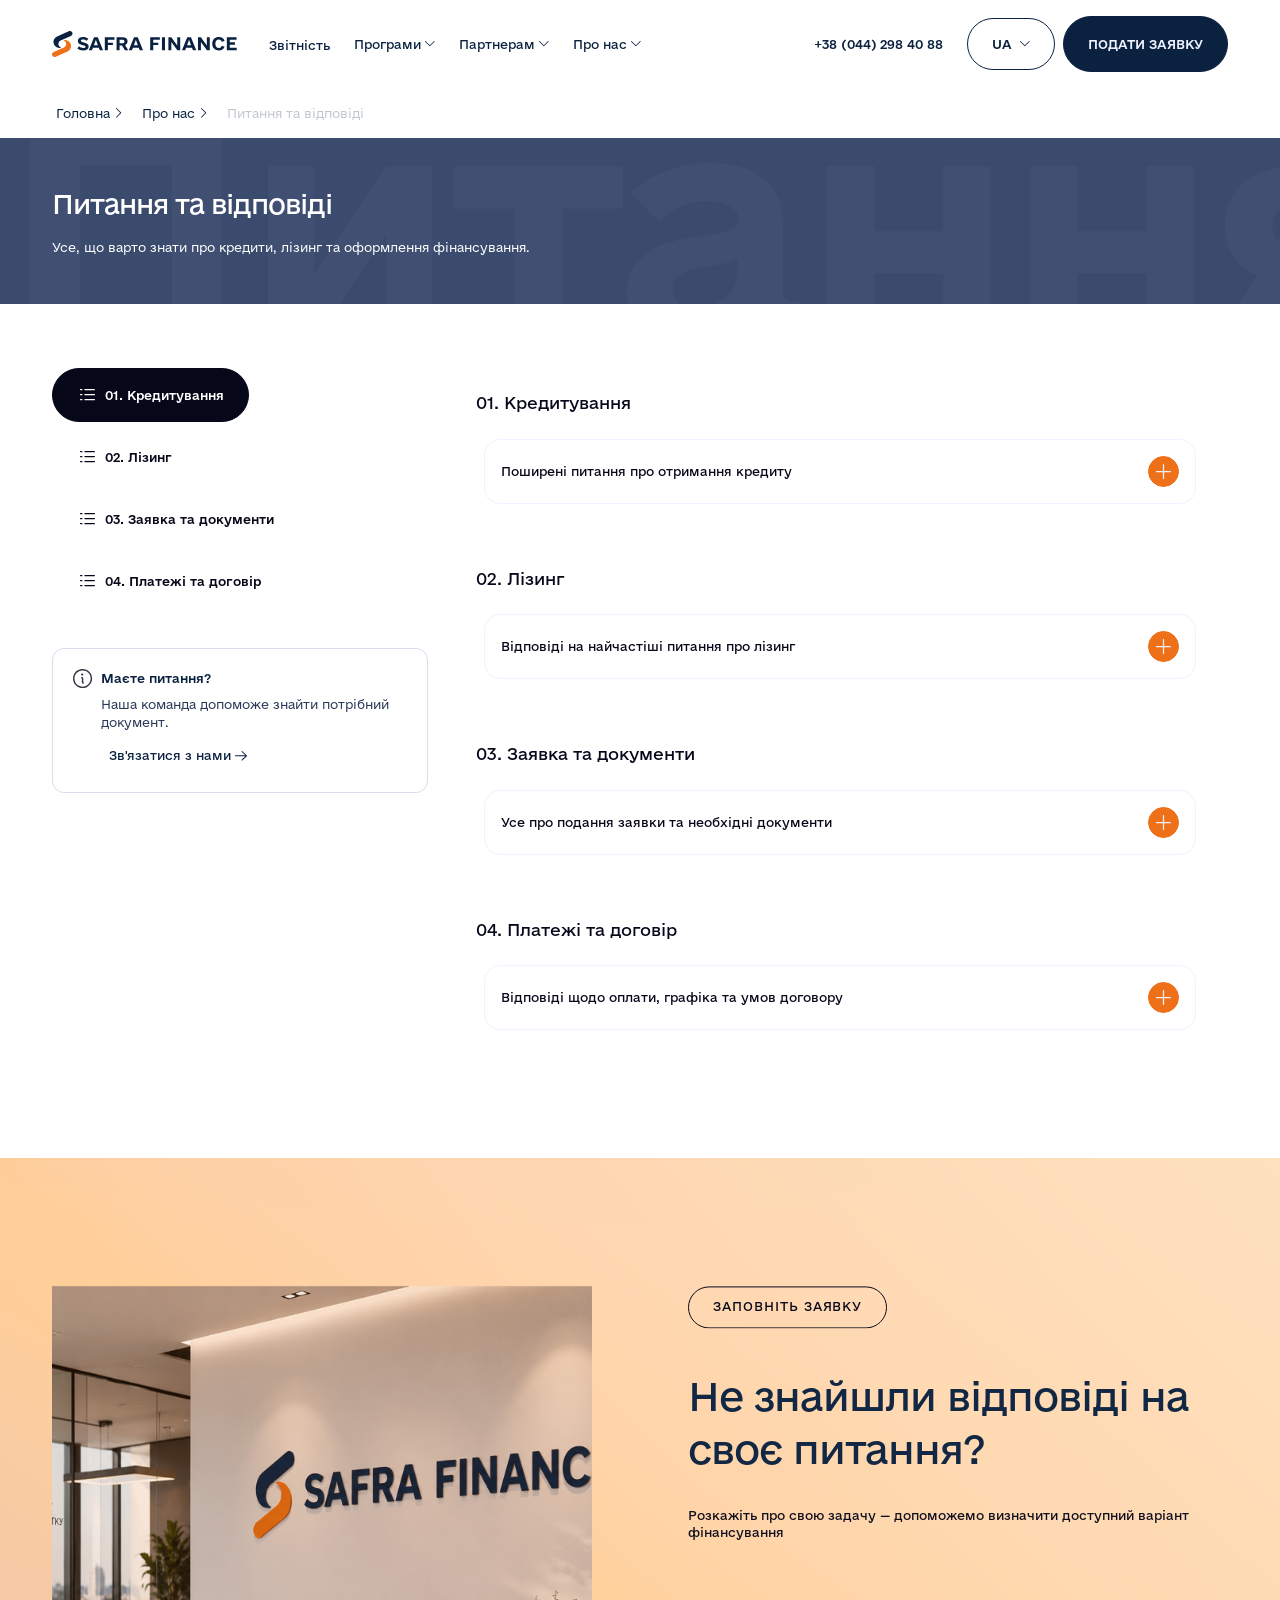
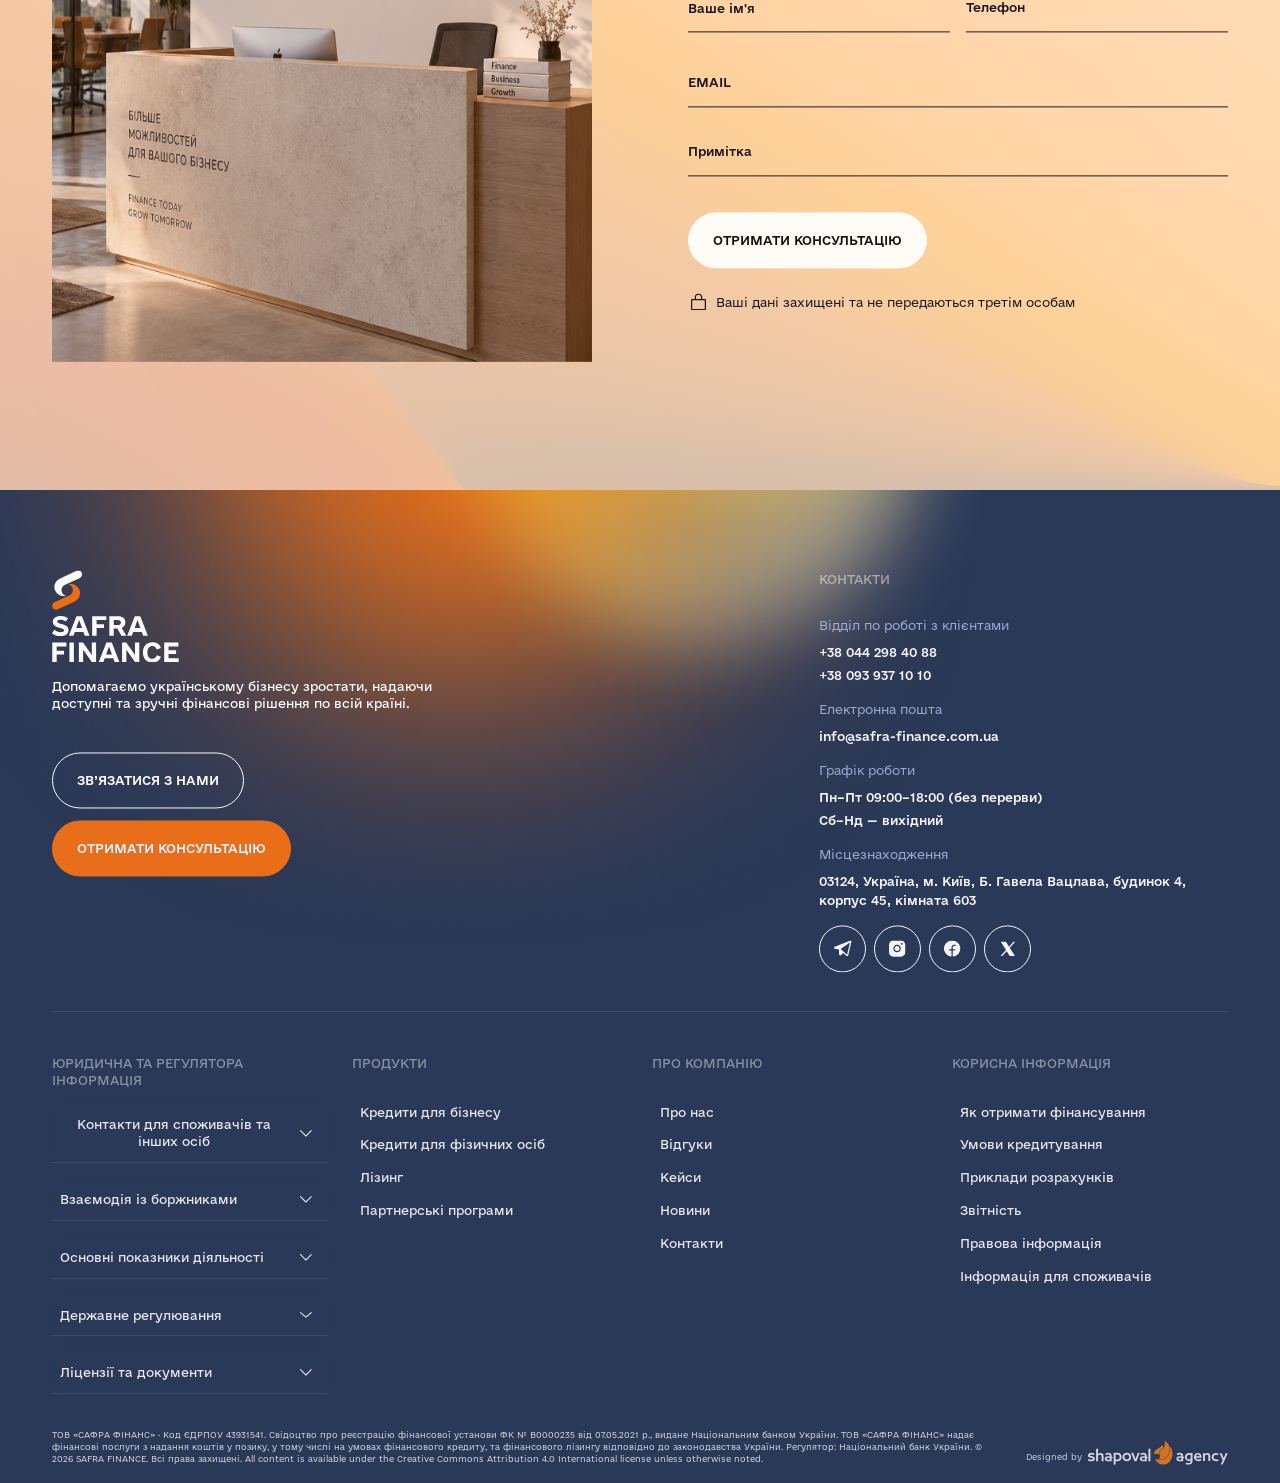
<file: faq.html>
<!DOCTYPE html>
<html lang="uk">

<head>
    <meta charset="UTF-8" />
    <meta name="viewport" content="width=device-width, initial-scale=1.0" />
    <title>Safra Finance — фінансові програми та партнерство</title>
    <meta name="description" content="Safra Finance — звітність, фінансові програми та співпраця для партнерів." />
    <link rel="icon" href="assets/img/favicon.svg" type="image/svg+xml" />

    <link rel="stylesheet" href="css/reset.css" />
    <link rel="stylesheet" href="css/fonts.css" />
    <link rel="stylesheet" href="css/variables.css" />
    <link rel="stylesheet" href="css/vendor/lenis.css" />
    <link rel="stylesheet" href="css/vendor/aos.css" />
    <link rel="stylesheet" href="css/vendor/swiper-bundle.min.css" />
    <link rel="stylesheet" href="css/vendor/fancybox.css" />
    <link rel="stylesheet" href="css/style.css" />
</head>

<body>
    <header class="header">
        <div class="header__inner wrapper">
            <a class="header__logo logo" href="/" aria-label="Safra Finance — на головну">
                <img class="logo__icon--desktop" src="assets/img/logo.svg" width="185" height="27" alt=""
                    decoding="async" />
                <img class="logo__icon--mobile" src="assets/img/logo-mob.svg" width="88" height="64" alt=""
                    decoding="async" />
            </a>

            <nav class="header__nav nav" aria-label="Головна навігація">
                <ul class="nav__list">
                    <li class="nav__item">
                        <a class="nav__link" href="#zvitnist">Звітність</a>
                    </li>

                    <li class="nav__item nav__item--dropdown">
                        <button class="nav__btn" type="button" aria-expanded="false" aria-controls="submenu-programs"
                            data-dropdown-trigger>
                            <span class="nav__btn-text">Програми</span>
                            <img src="assets/img/arrow.svg" width="12" height="12" alt="" decoding="async">
                        </button>
                        <ul class="nav__submenu" id="submenu-programs" data-dropdown-menu hidden>
                            <li class="nav__submenu-item">
                                <a class="nav__submenu-link" href="#program-1">Програма 1</a>
                            </li>
                            <li class="nav__submenu-item">
                                <a class="nav__submenu-link" href="#program-2">Програма 2</a>
                            </li>
                        </ul>
                    </li>

                    <li class="nav__item nav__item--dropdown">
                        <button class="nav__btn" type="button" aria-expanded="false" aria-controls="submenu-partners"
                            data-dropdown-trigger>
                            <span class="nav__btn-text">Партнерам</span>
                            <img src="assets/img/arrow.svg" width="12" height="12" alt="" decoding="async">
                        </button>
                        <ul class="nav__submenu" id="submenu-partners" data-dropdown-menu hidden>
                            <li class="nav__submenu-item">
                                <a class="nav__submenu-link" href="#partners-1">Умови співпраці</a>
                            </li>
                            <li class="nav__submenu-item">
                                <a class="nav__submenu-link" href="#partners-2">Стати партнером</a>
                            </li>
                        </ul>
                    </li>

                    <li class="nav__item nav__item--dropdown">
                        <button class="nav__btn" type="button" aria-expanded="false" aria-controls="submenu-about"
                            data-dropdown-trigger>
                            <span class="nav__btn-text">Про нас</span>
                            <img src="assets/img/arrow.svg" width="12" height="12" alt="" decoding="async">
                        </button>
                        <ul class="nav__submenu" id="submenu-about" data-dropdown-menu hidden>
                            <li class="nav__submenu-item">
                                <a class="nav__submenu-link" href="#about-company">Компанія</a>
                            </li>
                            <li class="nav__submenu-item">
                                <a class="nav__submenu-link" href="#about-team">Команда</a>
                            </li>
                        </ul>
                    </li>
                </ul>
            </nav>

            <a class="header__phone" href="tel:+380442984088">+38 (044) 298 40 88</a>

            <div class="header__lang lang" data-dropdown>
                <button class="lang__btn" type="button" aria-expanded="false" aria-controls="lang-menu-desktop"
                    aria-haspopup="listbox" data-dropdown-trigger>
                    <span class="lang__current" data-lang-current>UA</span>
                    <img src="assets/img/arrow.svg" width="12" height="12" alt="" decoding="async">
                </button>
                <ul class="lang__list" id="lang-menu-desktop" role="listbox" aria-label="Обрати мову" data-dropdown-menu
                    hidden>
                    <li class="lang__item" role="option" aria-selected="true">
                        <a class="lang__link is-active" href="?lang=uk" hreflang="uk" lang="uk" data-lang="UA">UA</a>
                    </li>
                    <li class="lang__item" role="option" aria-selected="false">
                        <a class="lang__link" href="?lang=en" hreflang="en" lang="en" data-lang="EN">EN</a>
                    </li>
                </ul>
            </div>

            <div class="header__actions">
                <a class="header__cta btn btn--blue" href="#apply">
                    <span class="header__cta-text header__cta-text--full">Подати заявку</span>
                    <span class="header__cta-text header__cta-text--short">Заявка</span>
                </a>

                <button class="burger" type="button" aria-label="Відкрити меню" aria-expanded="false"
                    aria-controls="mobile-menu">
                    <span class="burger__line" aria-hidden="true"></span>
                    <span class="burger__line" aria-hidden="true"></span>
                    <span class="burger__line" aria-hidden="true"></span>
                </button>
            </div>
        </div>
    </header>

    <div class="menu" id="mobile-menu" hidden>
        <div class="menu__inner wrapper">
            <nav class="menu__nav" aria-label="Мобільна навігація">
                <ul class="menu__list">
                    <li class="menu__item">
                        <a class="menu__link" href="#zvitnist">Звітність</a>
                    </li>

                    <li class="menu__item menu__item--dropdown">
                        <button class="menu__btn" type="button" aria-expanded="false"
                            aria-controls="menu-submenu-programs" data-dropdown-trigger>
                            <span class="menu__btn-text">Програми</span>
                            <img class="menu__arrow" src="assets/img/arrow2.svg" width="12" height="12" alt=""
                                decoding="async">
                        </button>
                        <ul class="menu__submenu" id="menu-submenu-programs" data-dropdown-menu hidden>
                            <li class="menu__submenu-item">
                                <a class="menu__submenu-link" href="#program-1">Програма 1</a>
                            </li>
                            <li class="menu__submenu-item">
                                <a class="menu__submenu-link" href="#program-2">Програма 2</a>
                            </li>
                        </ul>
                    </li>

                    <li class="menu__item menu__item--dropdown">
                        <button class="menu__btn" type="button" aria-expanded="false"
                            aria-controls="menu-submenu-partners" data-dropdown-trigger>
                            <span class="menu__btn-text">Партнерам</span>
                            <img class="menu__arrow" src="assets/img/arrow2.svg" width="12" height="12" alt=""
                                decoding="async">
                        </button>
                        <ul class="menu__submenu" id="menu-submenu-partners" data-dropdown-menu hidden>
                            <li class="menu__submenu-item">
                                <a class="menu__submenu-link" href="#partners-1">Умови співпраці</a>
                            </li>
                            <li class="menu__submenu-item">
                                <a class="menu__submenu-link" href="#partners-2">Стати партнером</a>
                            </li>
                        </ul>
                    </li>

                    <li class="menu__item menu__item--dropdown">
                        <button class="menu__btn" type="button" aria-expanded="false" aria-controls="menu-submenu-about"
                            data-dropdown-trigger>
                            <span class="menu__btn-text">Про нас</span>
                            <img class="menu__arrow" src="assets/img/arrow2.svg" width="12" height="12" alt=""
                                decoding="async">
                        </button>
                        <ul class="menu__submenu" id="menu-submenu-about" data-dropdown-menu hidden>
                            <li class="menu__submenu-item">
                                <a class="menu__submenu-link" href="#about-company">Компанія</a>
                            </li>
                            <li class="menu__submenu-item">
                                <a class="menu__submenu-link" href="#about-team">Команда</a>
                            </li>
                        </ul>
                    </li>
                </ul>
            </nav>

            <div class="menu__contacts">
                <p class="menu__contacts-title">Відділ по роботі з клієнтами</p>
                <div class="menu__contacts-item">
                    <a class="menu__phone" href="tel:+380442984088">+38 044 298 40 88</a>
                    <a class="menu__phone" href="tel:+380939371010">+38 093 937 10 10</a>
                </div>
            </div>

            <div class="menu__contacts">
                <p class="menu__contacts-title">Електронна пошта</p>
                <div class="menu__contacts-item">
                    <a class="menu__email" href="mailto:info@safra-finance.com.ua">info@safra-finance.com.ua</a>
                </div>
            </div>

            <div class="menu__contacts">
                <p class="menu__contacts-title">Графік роботи</p>
                <div class="menu__contacts-item">
                    <p class="menu__address">Пн–Пт 09:00–18:00 (без перерви)</p>
                    <p class="menu__address">Сб–Нд — вихідний</p>
                </div>
            </div>

            <div class="menu__contacts">
                <p class="menu__contacts-title">Місцезнаходження</p>
                <div class="menu__contacts-item">
                    <p class="menu__address">03124, Україна, м. Київ, Б. Гавела Вацлава, <br> будинок 4, корпус 45,
                        кімната 603
                    </p>
                </div>
            </div>

            <ul class="menu__social">
                <li class="menu__social-item">
                    <a class="menu__social-link" href="https://www.facebook.com/safra-finance">
                        <img src="assets/img/social1.svg" width="16" height="16" alt="" decoding="async">
                    </a>
                </li>
                <li class="menu__social-item">
                    <a class="menu__social-link" href="https://www.instagram.com/safra-finance">
                        <img src="assets/img/social2.svg" width="16" height="16" alt="" decoding="async">
                    </a>
                </li>
                <li class="menu__social-item">
                    <a class="menu__social-link" href="https://www.linkedin.com/company/safra-finance">
                        <img src="assets/img/social3.svg" width="16" height="16" alt="" decoding="async">
                    </a>
                </li>
                <li class="menu__social-item">
                    <a class="menu__social-link" href="https://www.linkedin.com/company/safra-finance">
                        <img src="assets/img/social4.svg" width="16" height="16" alt="" decoding="async">
                    </a>
                </li>
            </ul>

            <div class="menu__extra">
                <a class="menu__extra-link btn btn--transparent" href="#apply">ЗВ’ЯЗАТИСЯ З НАМИ</a>
                <a class="menu__extra-link btn btn--orange" href="#apply">ОТРИМАТИ КОНСУЛЬТАЦІЮ</a>
            </div>
        </div>
    </div>

    <main class="bg-white">
        <div class="breadcrumbs">
            <div class="wrapper">
                <ul class="breadcrumbs__list">
                    <li class="breadcrumbs__item">
                        <a href="#" class="breadcrumbs__link">Головна</a>
                    </li>
                    <li class="breadcrumbs__item">
                        <a href="#" class="breadcrumbs__link">Про нас</a>
                    </li>
                    <li class="breadcrumbs__item">
                        <span class="breadcrumbs__span">Питання та відповіді</span>
                    </li>
                </ul>
            </div>
        </div>

        <div class="blog-hero">
            <div class="blog-hero__bg" aria-hidden="true">
                <img src="assets/img/blog-hero.png" width="1560" height="1018" alt="" decoding="async">
            </div>
            <div class="blog-hero__texts blog-hero__texts2">
                <p>Питання</p>
            </div>
            <div class="wrapper">
                <h1 class="blog-hero__title">Питання та відповіді</h1>
                <p class="blog-hero__text">
                    Усе, що варто знати про кредити,
                    лізинг та оформлення фінансування.
                </p>
            </div>
        </div>

        <section class="disclosure-of-information">
            <div class="wrapper">
                <aside class="disclosure-of-information__aside">
                    <ul class="disclosure-of-information__aside-item">
                        <li class="disclosure-of-information__aside-item-link">
                            <a href="#disclosure-financial"
                                class="disclosure-of-information__aside-item-link-text is-active">
                                <img src="assets/img/disclosure-of-information-icon1.svg" width="24" height="24" alt=""
                                    decoding="async">
                                01. Кредитування</a>
                        </li>
                        <li class="disclosure-of-information__aside-item-link">
                            <a href="#disclosure-documents" class="disclosure-of-information__aside-item-link-text">
                                <img src="assets/img/disclosure-of-information-icon1.svg" width="24" height="24" alt=""
                                    decoding="async">
                                02. Лізинг</a>
                        </li>
                        <li class="disclosure-of-information__aside-item-link">
                            <a href="#disclosure-archive" class="disclosure-of-information__aside-item-link-text">
                                <img src="assets/img/disclosure-of-information-icon1.svg" width="24" height="24" alt=""
                                    decoding="async">
                                03. Заявка та документи</a>
                        </li>
                        <li class="disclosure-of-information__aside-item-link">
                            <a href="#disclosure-payment" class="disclosure-of-information__aside-item-link-text">
                                <img src="assets/img/disclosure-of-information-icon1.svg" width="24" height="24" alt=""
                                    decoding="async">
                                04. Платежі та договір</a>
                        </li>
                    </ul>
                    <div class="article-content__aside-content">
                        <div class="article-content__aside-icon">
                            <img src="assets/img/article-icon1.svg" width="24" height="24" alt="" decoding="async">
                        </div>
                        <div class="article-content__aside-text">
                            <h3 class="article-content__aside-text-title">Маєте питання?</h3>
                            <p class="article-content__aside-text-text">
                                Наша команда допоможе знайти потрібний документ.
                            </p>
                            <a href="#" class="article-content__aside-text-link">
                                Зв'язатися з нами
                                <img src="assets/img/article-icon4.svg" width="12" height="12" alt="" decoding="async">
                            </a>
                        </div>
                    </div>
                </aside>
                <div class="disclosure-of-information__content">
                    <div class="disclosure-of-information__content-item" id="disclosure-financial">
                        <div class="disclosure-of-information__content-item-header">
                            <h2 class="disclosure-of-information__content-item-header-title">01. Кредитування</h2>
                        </div>
                        <div class="disclosure-of-information__content-item-accardion">
                            <div class="disclosure-of-information__content-item-accardion-item">
                                <button class="disclosure-of-information__content-item-accardion-button" type="button"
                                    aria-expanded="false" aria-controls="disclosure-of-information-accardion-1">
                                    <h3 class="disclosure-of-information__content-item-accardion-title">Поширені питання
                                        про отримання кредиту</h3>
                                    <span class="disclosure-of-information__content-item-accardion-arrow-container">
                                        <img class="disclosure-of-information__content-item-accardion-arrow"
                                            src="assets/img/arrow5.svg" width="12" height="12" alt="" decoding="async">
                                    </span>
                                </button>
                                <div class="disclosure-of-information__content-item-accardion-panel"
                                    id="disclosure-of-information-accardion-1" hidden>
                                    <ul class="disclosure-of-information__content-item-accardion-item-list">
                                        <li class="disclosure-of-information__content-item-accardion-item-list-item">
                                            <div
                                                class="disclosure-of-information__content-item-accardion-item-list-item-box">
                                                <span
                                                    class="disclosure-of-information__content-item-accardion-item-list-item-box-icon">
                                                    <img src="assets/img/disclosure-of-information-icon2.svg" width="24"
                                                        height="24" alt="" decoding="async">
                                                </span>
                                                <div
                                                    class="disclosure-of-information__content-item-accardion-item-list-item-box-content">
                                                    <h3>Звіт незалежного аудитора за 2024 рік</h3>
                                                    <p>
                                                        PDF · 2,4 МБ
                                                    </p>
                                                </div>
                                            </div>
                                            <div
                                                class="disclosure-of-information__content-item-accardion-item-list-item-box-button">
                                                <span>12.03.2025</span>
                                                <a href="#"
                                                    class="disclosure-of-information__content-item-accardion-item-list-item-box-button-link">
                                                    <img src="assets/img/download.svg" width="12" height="12" alt=""
                                                        decoding="async">
                                                </a>
                                            </div>
                                        </li>
                                        <li class="disclosure-of-information__content-item-accardion-item-list-item">
                                            <div
                                                class="disclosure-of-information__content-item-accardion-item-list-item-box">
                                                <span
                                                    class="disclosure-of-information__content-item-accardion-item-list-item-box-icon">
                                                    <img src="assets/img/disclosure-of-information-icon2.svg" width="24"
                                                        height="24" alt="" decoding="async">
                                                </span>
                                                <div
                                                    class="disclosure-of-information__content-item-accardion-item-list-item-box-content">
                                                    <h3>Звіт незалежного аудитора за 2023 рік</h3>
                                                    <p>
                                                        PDF · 2,1 МБ
                                                    </p>
                                                </div>
                                            </div>
                                            <div
                                                class="disclosure-of-information__content-item-accardion-item-list-item-box-button">
                                                <span>12.03.2025</span>
                                                <a href="#"
                                                    class="disclosure-of-information__content-item-accardion-item-list-item-box-button-link">
                                                    <img src="assets/img/download.svg" width="12" height="12" alt=""
                                                        decoding="async">
                                                </a>
                                            </div>
                                        </li>
                                        <li class="disclosure-of-information__content-item-accardion-item-list-item">
                                            <div
                                                class="disclosure-of-information__content-item-accardion-item-list-item-box">
                                                <span
                                                    class="disclosure-of-information__content-item-accardion-item-list-item-box-icon">
                                                    <img src="assets/img/disclosure-of-information-icon2.svg" width="24"
                                                        height="24" alt="" decoding="async">
                                                </span>
                                                <div
                                                    class="disclosure-of-information__content-item-accardion-item-list-item-box-content">
                                                    <h3>Звіт незалежного аудитора за 2022 рік</h3>
                                                    <p>
                                                        PDF · 2,3 МБ
                                                    </p>
                                                </div>
                                            </div>
                                            <div
                                                class="disclosure-of-information__content-item-accardion-item-list-item-box-button">
                                                <span>12.03.2025</span>
                                                <a href="#"
                                                    class="disclosure-of-information__content-item-accardion-item-list-item-box-button-link">
                                                    <img src="assets/img/download.svg" width="12" height="12" alt=""
                                                        decoding="async">
                                                </a>
                                            </div>
                                        </li>
                                        <li class="disclosure-of-information__content-item-accardion-item-list-item">
                                            <div
                                                class="disclosure-of-information__content-item-accardion-item-list-item-box">
                                                <span
                                                    class="disclosure-of-information__content-item-accardion-item-list-item-box-icon">
                                                    <img src="assets/img/disclosure-of-information-icon2.svg" width="24"
                                                        height="24" alt="" decoding="async">
                                                </span>
                                                <div
                                                    class="disclosure-of-information__content-item-accardion-item-list-item-box-content">
                                                    <h3>Звіт незалежного аудитора за 2021 рік</h3>
                                                    <p>
                                                        PDF · 2,4 МБ
                                                    </p>
                                                </div>
                                            </div>
                                            <div
                                                class="disclosure-of-information__content-item-accardion-item-list-item-box-button">
                                                <span>12.03.2025</span>
                                                <a href="#"
                                                    class="disclosure-of-information__content-item-accardion-item-list-item-box-button-link">
                                                    <img src="assets/img/download.svg" width="12" height="12" alt=""
                                                        decoding="async">
                                                </a>
                                            </div>
                                        </li>
                                        <li class="disclosure-of-information__content-item-accardion-item-list-item">
                                            <div
                                                class="disclosure-of-information__content-item-accardion-item-list-item-box">
                                                <span
                                                    class="disclosure-of-information__content-item-accardion-item-list-item-box-icon">
                                                    <img src="assets/img/disclosure-of-information-icon2.svg" width="24"
                                                        height="24" alt="" decoding="async">
                                                </span>
                                                <div
                                                    class="disclosure-of-information__content-item-accardion-item-list-item-box-content">
                                                    <h3>Звіт незалежного аудитора за 2020 рік</h3>
                                                    <p>
                                                        PDF · 2,4 МБ
                                                    </p>
                                                </div>
                                            </div>
                                            <div
                                                class="disclosure-of-information__content-item-accardion-item-list-item-box-button">
                                                <span>12.03.2025</span>
                                                <a href="#"
                                                    class="disclosure-of-information__content-item-accardion-item-list-item-box-button-link">
                                                    <img src="assets/img/download.svg" width="12" height="12" alt=""
                                                        decoding="async">
                                                </a>
                                            </div>
                                        </li>
                                    </ul>
                                </div>
                            </div>
                        </div>
                    </div>

                    <div class="disclosure-of-information__content-item" id="disclosure-documents">
                        <div class="disclosure-of-information__content-item-header">
                            <h2 class="disclosure-of-information__content-item-header-title">02. Лізинг</h2>
                        </div>
                        <div class="disclosure-of-information__content-item-accardion">
                            <div class="disclosure-of-information__content-item-accardion-item">
                                <button class="disclosure-of-information__content-item-accardion-button" type="button"
                                    aria-expanded="false" aria-controls="disclosure-of-information-accardion-3">
                                    <h3 class="disclosure-of-information__content-item-accardion-title">Відповіді на
                                        найчастіші питання про лізинг</h3>
                                    <span class="disclosure-of-information__content-item-accardion-arrow-container">
                                        <img class="disclosure-of-information__content-item-accardion-arrow"
                                            src="assets/img/arrow5.svg" width="12" height="12" alt="" decoding="async">
                                    </span>
                                </button>
                                <div class="disclosure-of-information__content-item-accardion-panel"
                                    id="disclosure-of-information-accardion-3" hidden>
                                    <ul class="disclosure-of-information__content-item-accardion-item-list">
                                        <li class="disclosure-of-information__content-item-accardion-item-list-item">
                                            <div
                                                class="disclosure-of-information__content-item-accardion-item-list-item-box">
                                                <span
                                                    class="disclosure-of-information__content-item-accardion-item-list-item-box-icon">
                                                    <img src="assets/img/disclosure-of-information-icon2.svg" width="24"
                                                        height="24" alt="" decoding="async">
                                                </span>
                                                <div
                                                    class="disclosure-of-information__content-item-accardion-item-list-item-box-content">
                                                    <h3>Звіт незалежного аудитора за 2024 рік</h3>
                                                    <p>
                                                        PDF · 2,4 МБ
                                                    </p>
                                                </div>
                                            </div>
                                            <div
                                                class="disclosure-of-information__content-item-accardion-item-list-item-box-button">
                                                <span>12.03.2025</span>
                                                <a href="#"
                                                    class="disclosure-of-information__content-item-accardion-item-list-item-box-button-link">
                                                    <img src="assets/img/download.svg" width="12" height="12" alt=""
                                                        decoding="async">
                                                </a>
                                            </div>
                                        </li>
                                        <li class="disclosure-of-information__content-item-accardion-item-list-item">
                                            <div
                                                class="disclosure-of-information__content-item-accardion-item-list-item-box">
                                                <span
                                                    class="disclosure-of-information__content-item-accardion-item-list-item-box-icon">
                                                    <img src="assets/img/disclosure-of-information-icon2.svg" width="24"
                                                        height="24" alt="" decoding="async">
                                                </span>
                                                <div
                                                    class="disclosure-of-information__content-item-accardion-item-list-item-box-content">
                                                    <h3>Звіт незалежного аудитора за 2023 рік</h3>
                                                    <p>
                                                        PDF · 2,1 МБ
                                                    </p>
                                                </div>
                                            </div>
                                            <div
                                                class="disclosure-of-information__content-item-accardion-item-list-item-box-button">
                                                <span>12.03.2025</span>
                                                <a href="#"
                                                    class="disclosure-of-information__content-item-accardion-item-list-item-box-button-link">
                                                    <img src="assets/img/download.svg" width="12" height="12" alt=""
                                                        decoding="async">
                                                </a>
                                            </div>
                                        </li>
                                        <li class="disclosure-of-information__content-item-accardion-item-list-item">
                                            <div
                                                class="disclosure-of-information__content-item-accardion-item-list-item-box">
                                                <span
                                                    class="disclosure-of-information__content-item-accardion-item-list-item-box-icon">
                                                    <img src="assets/img/disclosure-of-information-icon2.svg" width="24"
                                                        height="24" alt="" decoding="async">
                                                </span>
                                                <div
                                                    class="disclosure-of-information__content-item-accardion-item-list-item-box-content">
                                                    <h3>Звіт незалежного аудитора за 2022 рік</h3>
                                                    <p>
                                                        PDF · 2,3 МБ
                                                    </p>
                                                </div>
                                            </div>
                                            <div
                                                class="disclosure-of-information__content-item-accardion-item-list-item-box-button">
                                                <span>12.03.2025</span>
                                                <a href="#"
                                                    class="disclosure-of-information__content-item-accardion-item-list-item-box-button-link">
                                                    <img src="assets/img/download.svg" width="12" height="12" alt=""
                                                        decoding="async">
                                                </a>
                                            </div>
                                        </li>
                                        <li class="disclosure-of-information__content-item-accardion-item-list-item">
                                            <div
                                                class="disclosure-of-information__content-item-accardion-item-list-item-box">
                                                <span
                                                    class="disclosure-of-information__content-item-accardion-item-list-item-box-icon">
                                                    <img src="assets/img/disclosure-of-information-icon2.svg" width="24"
                                                        height="24" alt="" decoding="async">
                                                </span>
                                                <div
                                                    class="disclosure-of-information__content-item-accardion-item-list-item-box-content">
                                                    <h3>Звіт незалежного аудитора за 2021 рік</h3>
                                                    <p>
                                                        PDF · 2,4 МБ
                                                    </p>
                                                </div>
                                            </div>
                                            <div
                                                class="disclosure-of-information__content-item-accardion-item-list-item-box-button">
                                                <span>12.03.2025</span>
                                                <a href="#"
                                                    class="disclosure-of-information__content-item-accardion-item-list-item-box-button-link">
                                                    <img src="assets/img/download.svg" width="12" height="12" alt=""
                                                        decoding="async">
                                                </a>
                                            </div>
                                        </li>
                                        <li class="disclosure-of-information__content-item-accardion-item-list-item">
                                            <div
                                                class="disclosure-of-information__content-item-accardion-item-list-item-box">
                                                <span
                                                    class="disclosure-of-information__content-item-accardion-item-list-item-box-icon">
                                                    <img src="assets/img/disclosure-of-information-icon2.svg" width="24"
                                                        height="24" alt="" decoding="async">
                                                </span>
                                                <div
                                                    class="disclosure-of-information__content-item-accardion-item-list-item-box-content">
                                                    <h3>Звіт незалежного аудитора за 2020 рік</h3>
                                                    <p>
                                                        PDF · 2,4 МБ
                                                    </p>
                                                </div>
                                            </div>
                                            <div
                                                class="disclosure-of-information__content-item-accardion-item-list-item-box-button">
                                                <span>12.03.2025</span>
                                                <a href="#"
                                                    class="disclosure-of-information__content-item-accardion-item-list-item-box-button-link">
                                                    <img src="assets/img/download.svg" width="12" height="12" alt=""
                                                        decoding="async">
                                                </a>
                                            </div>
                                        </li>
                                    </ul>
                                </div>
                            </div>
                        </div>
                    </div>

                    <div class="disclosure-of-information__content-item" id="disclosure-archive">
                        <div class="disclosure-of-information__content-item-header">
                            <h2 class="disclosure-of-information__content-item-header-title">03. Заявка та документи
                            </h2>
                        </div>
                        <div class="disclosure-of-information__content-item-accardion">
                            <div class="disclosure-of-information__content-item-accardion-item">
                                <button class="disclosure-of-information__content-item-accardion-button" type="button"
                                    aria-expanded="false" aria-controls="disclosure-of-information-accardion-7">
                                    <h3 class="disclosure-of-information__content-item-accardion-title">Усе про подання
                                        заявки та необхідні документи</h3>
                                    <span class="disclosure-of-information__content-item-accardion-arrow-container">
                                        <img class="disclosure-of-information__content-item-accardion-arrow"
                                            src="assets/img/arrow5.svg" width="12" height="12" alt="" decoding="async">
                                    </span>
                                </button>
                                <div class="disclosure-of-information__content-item-accardion-panel"
                                    id="disclosure-of-information-accardion-7" hidden>
                                    <ul class="disclosure-of-information__content-item-accardion-item-list">
                                        <li class="disclosure-of-information__content-item-accardion-item-list-item">
                                            <div
                                                class="disclosure-of-information__content-item-accardion-item-list-item-box">
                                                <span
                                                    class="disclosure-of-information__content-item-accardion-item-list-item-box-icon">
                                                    <img src="assets/img/disclosure-of-information-icon2.svg" width="24"
                                                        height="24" alt="" decoding="async">
                                                </span>
                                                <div
                                                    class="disclosure-of-information__content-item-accardion-item-list-item-box-content">
                                                    <h3>Звіт незалежного аудитора за 2024 рік</h3>
                                                    <p>
                                                        PDF · 2,4 МБ
                                                    </p>
                                                </div>
                                            </div>
                                            <div
                                                class="disclosure-of-information__content-item-accardion-item-list-item-box-button">
                                                <span>12.03.2025</span>
                                                <a href="#"
                                                    class="disclosure-of-information__content-item-accardion-item-list-item-box-button-link">
                                                    <img src="assets/img/download.svg" width="12" height="12" alt=""
                                                        decoding="async">
                                                </a>
                                            </div>
                                        </li>
                                        <li class="disclosure-of-information__content-item-accardion-item-list-item">
                                            <div
                                                class="disclosure-of-information__content-item-accardion-item-list-item-box">
                                                <span
                                                    class="disclosure-of-information__content-item-accardion-item-list-item-box-icon">
                                                    <img src="assets/img/disclosure-of-information-icon2.svg" width="24"
                                                        height="24" alt="" decoding="async">
                                                </span>
                                                <div
                                                    class="disclosure-of-information__content-item-accardion-item-list-item-box-content">
                                                    <h3>Звіт незалежного аудитора за 2023 рік</h3>
                                                    <p>
                                                        PDF · 2,1 МБ
                                                    </p>
                                                </div>
                                            </div>
                                            <div
                                                class="disclosure-of-information__content-item-accardion-item-list-item-box-button">
                                                <span>12.03.2025</span>
                                                <a href="#"
                                                    class="disclosure-of-information__content-item-accardion-item-list-item-box-button-link">
                                                    <img src="assets/img/download.svg" width="12" height="12" alt=""
                                                        decoding="async">
                                                </a>
                                            </div>
                                        </li>
                                        <li class="disclosure-of-information__content-item-accardion-item-list-item">
                                            <div
                                                class="disclosure-of-information__content-item-accardion-item-list-item-box">
                                                <span
                                                    class="disclosure-of-information__content-item-accardion-item-list-item-box-icon">
                                                    <img src="assets/img/disclosure-of-information-icon2.svg" width="24"
                                                        height="24" alt="" decoding="async">
                                                </span>
                                                <div
                                                    class="disclosure-of-information__content-item-accardion-item-list-item-box-content">
                                                    <h3>Звіт незалежного аудитора за 2022 рік</h3>
                                                    <p>
                                                        PDF · 2,3 МБ
                                                    </p>
                                                </div>
                                            </div>
                                            <div
                                                class="disclosure-of-information__content-item-accardion-item-list-item-box-button">
                                                <span>12.03.2025</span>
                                                <a href="#"
                                                    class="disclosure-of-information__content-item-accardion-item-list-item-box-button-link">
                                                    <img src="assets/img/download.svg" width="12" height="12" alt=""
                                                        decoding="async">
                                                </a>
                                            </div>
                                        </li>
                                        <li class="disclosure-of-information__content-item-accardion-item-list-item">
                                            <div
                                                class="disclosure-of-information__content-item-accardion-item-list-item-box">
                                                <span
                                                    class="disclosure-of-information__content-item-accardion-item-list-item-box-icon">
                                                    <img src="assets/img/disclosure-of-information-icon2.svg" width="24"
                                                        height="24" alt="" decoding="async">
                                                </span>
                                                <div
                                                    class="disclosure-of-information__content-item-accardion-item-list-item-box-content">
                                                    <h3>Звіт незалежного аудитора за 2021 рік</h3>
                                                    <p>
                                                        PDF · 2,4 МБ
                                                    </p>
                                                </div>
                                            </div>
                                            <div
                                                class="disclosure-of-information__content-item-accardion-item-list-item-box-button">
                                                <span>12.03.2025</span>
                                                <a href="#"
                                                    class="disclosure-of-information__content-item-accardion-item-list-item-box-button-link">
                                                    <img src="assets/img/download.svg" width="12" height="12" alt=""
                                                        decoding="async">
                                                </a>
                                            </div>
                                        </li>
                                        <li class="disclosure-of-information__content-item-accardion-item-list-item">
                                            <div
                                                class="disclosure-of-information__content-item-accardion-item-list-item-box">
                                                <span
                                                    class="disclosure-of-information__content-item-accardion-item-list-item-box-icon">
                                                    <img src="assets/img/disclosure-of-information-icon2.svg" width="24"
                                                        height="24" alt="" decoding="async">
                                                </span>
                                                <div
                                                    class="disclosure-of-information__content-item-accardion-item-list-item-box-content">
                                                    <h3>Звіт незалежного аудитора за 2020 рік</h3>
                                                    <p>
                                                        PDF · 2,4 МБ
                                                    </p>
                                                </div>
                                            </div>
                                            <div
                                                class="disclosure-of-information__content-item-accardion-item-list-item-box-button">
                                                <span>12.03.2025</span>
                                                <a href="#"
                                                    class="disclosure-of-information__content-item-accardion-item-list-item-box-button-link">
                                                    <img src="assets/img/download.svg" width="12" height="12" alt=""
                                                        decoding="async">
                                                </a>
                                            </div>
                                        </li>
                                    </ul>
                                </div>
                            </div>
                        </div>
                    </div>

                    <div class="disclosure-of-information__content-item" id="disclosure-payment">
                        <div class="disclosure-of-information__content-item-header">
                            <h2 class="disclosure-of-information__content-item-header-title">04. Платежі та договір</h2>
                        </div>
                        <div class="disclosure-of-information__content-item-accardion">
                            <div class="disclosure-of-information__content-item-accardion-item">
                                <button class="disclosure-of-information__content-item-accardion-button" type="button"
                                    aria-expanded="false" aria-controls="disclosure-of-information-accardion-7">
                                    <h3 class="disclosure-of-information__content-item-accardion-title">Відповіді щодо
                                        оплати, графіка та умов договору</h3>
                                    <span class="disclosure-of-information__content-item-accardion-arrow-container">
                                        <img class="disclosure-of-information__content-item-accardion-arrow"
                                            src="assets/img/arrow5.svg" width="12" height="12" alt="" decoding="async">
                                    </span>
                                </button>
                                <div class="disclosure-of-information__content-item-accardion-panel"
                                    id="disclosure-of-information-accardion-7" hidden>
                                    <ul class="disclosure-of-information__content-item-accardion-item-list">
                                        <li class="disclosure-of-information__content-item-accardion-item-list-item">
                                            <div
                                                class="disclosure-of-information__content-item-accardion-item-list-item-box">
                                                <span
                                                    class="disclosure-of-information__content-item-accardion-item-list-item-box-icon">
                                                    <img src="assets/img/disclosure-of-information-icon2.svg" width="24"
                                                        height="24" alt="" decoding="async">
                                                </span>
                                                <div
                                                    class="disclosure-of-information__content-item-accardion-item-list-item-box-content">
                                                    <h3>Звіт незалежного аудитора за 2024 рік</h3>
                                                    <p>
                                                        PDF · 2,4 МБ
                                                    </p>
                                                </div>
                                            </div>
                                            <div
                                                class="disclosure-of-information__content-item-accardion-item-list-item-box-button">
                                                <span>12.03.2025</span>
                                                <a href="#"
                                                    class="disclosure-of-information__content-item-accardion-item-list-item-box-button-link">
                                                    <img src="assets/img/download.svg" width="12" height="12" alt=""
                                                        decoding="async">
                                                </a>
                                            </div>
                                        </li>
                                        <li class="disclosure-of-information__content-item-accardion-item-list-item">
                                            <div
                                                class="disclosure-of-information__content-item-accardion-item-list-item-box">
                                                <span
                                                    class="disclosure-of-information__content-item-accardion-item-list-item-box-icon">
                                                    <img src="assets/img/disclosure-of-information-icon2.svg" width="24"
                                                        height="24" alt="" decoding="async">
                                                </span>
                                                <div
                                                    class="disclosure-of-information__content-item-accardion-item-list-item-box-content">
                                                    <h3>Звіт незалежного аудитора за 2023 рік</h3>
                                                    <p>
                                                        PDF · 2,1 МБ
                                                    </p>
                                                </div>
                                            </div>
                                            <div
                                                class="disclosure-of-information__content-item-accardion-item-list-item-box-button">
                                                <span>12.03.2025</span>
                                                <a href="#"
                                                    class="disclosure-of-information__content-item-accardion-item-list-item-box-button-link">
                                                    <img src="assets/img/download.svg" width="12" height="12" alt=""
                                                        decoding="async">
                                                </a>
                                            </div>
                                        </li>
                                        <li class="disclosure-of-information__content-item-accardion-item-list-item">
                                            <div
                                                class="disclosure-of-information__content-item-accardion-item-list-item-box">
                                                <span
                                                    class="disclosure-of-information__content-item-accardion-item-list-item-box-icon">
                                                    <img src="assets/img/disclosure-of-information-icon2.svg" width="24"
                                                        height="24" alt="" decoding="async">
                                                </span>
                                                <div
                                                    class="disclosure-of-information__content-item-accardion-item-list-item-box-content">
                                                    <h3>Звіт незалежного аудитора за 2022 рік</h3>
                                                    <p>
                                                        PDF · 2,3 МБ
                                                    </p>
                                                </div>
                                            </div>
                                            <div
                                                class="disclosure-of-information__content-item-accardion-item-list-item-box-button">
                                                <span>12.03.2025</span>
                                                <a href="#"
                                                    class="disclosure-of-information__content-item-accardion-item-list-item-box-button-link">
                                                    <img src="assets/img/download.svg" width="12" height="12" alt=""
                                                        decoding="async">
                                                </a>
                                            </div>
                                        </li>
                                        <li class="disclosure-of-information__content-item-accardion-item-list-item">
                                            <div
                                                class="disclosure-of-information__content-item-accardion-item-list-item-box">
                                                <span
                                                    class="disclosure-of-information__content-item-accardion-item-list-item-box-icon">
                                                    <img src="assets/img/disclosure-of-information-icon2.svg" width="24"
                                                        height="24" alt="" decoding="async">
                                                </span>
                                                <div
                                                    class="disclosure-of-information__content-item-accardion-item-list-item-box-content">
                                                    <h3>Звіт незалежного аудитора за 2021 рік</h3>
                                                    <p>
                                                        PDF · 2,4 МБ
                                                    </p>
                                                </div>
                                            </div>
                                            <div
                                                class="disclosure-of-information__content-item-accardion-item-list-item-box-button">
                                                <span>12.03.2025</span>
                                                <a href="#"
                                                    class="disclosure-of-information__content-item-accardion-item-list-item-box-button-link">
                                                    <img src="assets/img/download.svg" width="12" height="12" alt=""
                                                        decoding="async">
                                                </a>
                                            </div>
                                        </li>
                                        <li class="disclosure-of-information__content-item-accardion-item-list-item">
                                            <div
                                                class="disclosure-of-information__content-item-accardion-item-list-item-box">
                                                <span
                                                    class="disclosure-of-information__content-item-accardion-item-list-item-box-icon">
                                                    <img src="assets/img/disclosure-of-information-icon2.svg" width="24"
                                                        height="24" alt="" decoding="async">
                                                </span>
                                                <div
                                                    class="disclosure-of-information__content-item-accardion-item-list-item-box-content">
                                                    <h3>Звіт незалежного аудитора за 2020 рік</h3>
                                                    <p>
                                                        PDF · 2,4 МБ
                                                    </p>
                                                </div>
                                            </div>
                                            <div
                                                class="disclosure-of-information__content-item-accardion-item-list-item-box-button">
                                                <span>12.03.2025</span>
                                                <a href="#"
                                                    class="disclosure-of-information__content-item-accardion-item-list-item-box-button-link">
                                                    <img src="assets/img/download.svg" width="12" height="12" alt=""
                                                        decoding="async">
                                                </a>
                                            </div>
                                        </li>
                                    </ul>
                                </div>
                            </div>
                        </div>
                    </div>
                </div>
            </div>
        </section>

        <section class="cta" id="cta" aria-labelledby="cta-title">
            <div class="cta__bg" aria-hidden="true">
                <img class="cta__bg-img" src="assets/img/cta.png" width="1920" height="1080" alt="" loading="lazy"
                    decoding="async">
            </div>
            <div class="cta__inner wrapper">
                <div class="cta__image">
                    <img src="assets/img/cta__image.jpg" width="680" height="676" loading="lazy" alt=""
                        decoding="async">
                </div>
                <div class="cta__content">
                    <span class="cta__label">ЗАПОВНІТЬ ЗАЯВКУ</span>
                    <div class="cta__content-text">
                        <h2 class="cta__title" id="cta-title">Не знайшли відповіді на своє питання?</h2>
                        <p class="cta__text">
                            Розкажіть про свою задачу — допоможемо визначити доступний варіант фінансування
                        </p>
                    </div>
                    <form action="#" class="cta__form" id="cta-form" novalidate>
                        <div class="cta__form-group">
                            <div class="cta__form-group-item">
                                <input type="text" id="cta__form-name" class="cta__form-input" name="name"
                                    placeholder="Ваше ім'я" aria-label="Ваше ім'я" autocomplete="name" required>
                            </div>
                            <div class="cta__form-group-item">
                                <input type="tel" id="cta__form-phone" class="cta__form-input" name="phone"
                                    placeholder="Телефон" aria-label="Телефон" autocomplete="tel" required>
                            </div>
                            <div class="cta__form-group-item">
                                <input type="email" id="cta__form-email" class="cta__form-input" name="email"
                                    placeholder="EMAIL" aria-label="EMAIL" autocomplete="email" required>
                            </div>
                        </div>
                        <div class="cta__form-group">
                            <div class="cta__form-group-item">
                                <input type="text" id="cta__form-message" class="cta__form-input" name="note"
                                    placeholder="Примітка" aria-label="Примітка" autocomplete="off">
                            </div>
                        </div>
                        <div class="cta__form-action">
                            <button class="cta__form-button btn btn-white" type="submit">
                                ОТРИМАТИ КОНСУЛЬТАЦІЮ
                            </button>
                            <p class="cta__form-text">
                                <img src="assets/img/check.svg" width="20" height="20" alt="" decoding="async">
                                <span>Ваші дані захищені та не передаються третім особам</span>
                            </p>
                        </div>
                    </form>
                </div>
            </div>
        </section>

    </main>

    <footer class="footer">
        <div class="footer__bg" aria-hidden="true">
            <img class="footer__bg-img" src="assets/img/footer-bg.png" width="1560" height="1018" alt=""
                decoding="async">
        </div>
        <div class="wrapper">
            <div class="footer__top">
                <div class="footer__top-left">
                    <div class="footer__top-left-box">
                        <a href="#" class="footer__top-left-box-logo">
                            <img src="assets/img/footer-logo.svg" width="126" height="92" alt="">
                        </a>
                        <p>Допомагаємо українському бізнесу зростати, надаючи доступні та зручні фінансові рішення по
                            всій країні.
                        </p>
                    </div>
                    <div class="footer__top-left-action">
                        <a href="#" class="footer__top-left-action-btn btn btn--transparent">
                            ЗВ’ЯЗАТИСЯ З НАМИ
                        </a>
                        <a href="#" class="footer__top-left-action-link btn btn--orange">
                            ОТРИМАТИ КОНСУЛЬТАЦІЮ
                        </a>
                    </div>
                </div>
                <div class="footer__top-right">
                    <h3 class="footer__top-right-title">КОНТАКТИ</h3>
                    <div class="footer__top-right-list">
                        <div class="footer__top-right-item">
                            <span class="footer__top-right-item-label">Відділ по роботі з клієнтами</span>
                            <ul class="footer__top-right-item-list">
                                <li class="footer__top-right-item-list-item">
                                    <a href="tel:+380442984088" class="footer__top-right-item-list-link">+38 044 298 40
                                        88</a>
                                </li>
                                <li class="footer__top-right-item-list-item">
                                    <a href="tel:+380442984088" class="footer__top-right-item-list-link">+38 093 937 10
                                        10</a>
                                </li>
                            </ul>
                        </div>
                        <div class="footer__top-right-item">
                            <span class="footer__top-right-item-label">Електронна пошта</span>
                            <ul class="footer__top-right-item-list">
                                <li class="footer__top-right-item-list-item">
                                    <a href="mailto:info@safra-finance.com.ua"
                                        class="footer__top-right-item-list-link">info@safra-finance.com.ua</a>
                                </li>
                            </ul>
                        </div>
                        <div class="footer__top-right-item">
                            <span class="footer__top-right-item-label">Графік роботи</span>
                            <ul class="footer__top-right-item-list">
                                <li class="footer__top-right-item-list-item">
                                    <span class="footer__top-right-item-list-link">Пн–Пт 09:00–18:00 (без
                                        перерви)</span>
                                </li>
                                <li class="footer__top-right-item-list-item">
                                    <span class="footer__top-right-item-list-link">Сб–Нд — вихідний</span>
                                </li>
                            </ul>
                        </div>
                        <div class="footer__top-right-item">
                            <span class="footer__top-right-item-label">Місцезнаходження</span>
                            <ul class="footer__top-right-item-list">
                                <li class="footer__top-right-item-list-item">
                                    <span class="footer__top-right-item-list-link">03124, Україна, м. Київ, Б. Гавела
                                        Вацлава, будинок 4,
                                        корпус 45, кімната 603</span>
                                </li>
                            </ul>
                        </div>
                        <div class="footer__top-right-item">
                            <ul class="footer__top-right-item-social">
                                <li class="footer__top-right-item-social-item">
                                    <a href="#" class="footer__top-right-item-social-link">
                                        <img src="assets/img/footer-social-icon1.svg" width="24" height="24" alt="">
                                    </a>
                                </li>
                                <li class="footer__top-right-item-social-item">
                                    <a href="#" class="footer__top-right-item-social-link">
                                        <img src="assets/img/footer-social-icon2.svg" width="24" height="24" alt="">
                                    </a>
                                </li>
                                <li class="footer__top-right-item-social-item">
                                    <a href="#" class="footer__top-right-item-social-link">
                                        <img src="assets/img/footer-social-icon3.svg" width="24" height="24" alt="">
                                    </a>
                                </li>
                                <li class="footer__top-right-item-social-item">
                                    <a href="#" class="footer__top-right-item-social-link">
                                        <img src="assets/img/footer-social-icon4.svg" width="24" height="24" alt="">
                                    </a>
                                </li>
                            </ul>
                        </div>
                    </div>
                </div>
            </div>
            <div class="footer__bottom">
                <div class="footer__bottom-content">
                    <div class="footer__bottom-content-accardion">
                        <h3 class="footer__bottom-content-accardion-title">ЮРИДИЧНА ТА РЕГУЛЯТОРА ІНФОРМАЦІЯ</h3>

                        <div class="footer__bottom-content-accardion-item">
                            <button class="footer__bottom-content-accardion-button" type="button" aria-expanded="false"
                                aria-controls="footer-acc-debtors">
                                <h3 class="footer__bottom-content-accardion-title">Контакти для споживачів та інших осіб
                                </h3>
                                <img class="footer__bottom-content-accardion-arrow" src="assets/img/arrow3.svg"
                                    width="12" height="12" alt="" decoding="async">
                            </button>
                            <div class="footer__bottom-content-accardion-panel" id="footer-acc-debtors" hidden>
                                <p class="footer__bottom-content-accardion-text">
                                    Контакти для споживачів та інших осіб, які належать до захищеної категорії

                                    Відділ по роботі з клієнтами:
                                    +38 044 298 40 88, +38 093 937 10 10

                                    Електронна пошта:
                                    info@safra-finance.com.ua

                                    Місцезнаходження та адреса для кореспонденції:
                                    03124, Україна, місто Київ, Б. Гавела Вацлава, будинок 4, корпус 45, кімната 603.

                                    Графік роботи:
                                    Пн–пт: 09:00–18:00, без перерви.
                                    Сб–нд: вихідний.

                                    Директор:
                                    Сізов Анатолій В’ячеславович
                                    +38 067 577 71 07
                                </p>
                            </div>
                        </div>

                        <div class="footer__bottom-content-accardion-item">
                            <button class="footer__bottom-content-accardion-button" type="button" aria-expanded="false"
                                aria-controls="footer-acc-debtors">
                                <h3 class="footer__bottom-content-accardion-title">Взаємодія із боржниками</h3>
                                <img class="footer__bottom-content-accardion-arrow" src="assets/img/arrow3.svg"
                                    width="12" height="12" alt="" decoding="async">
                            </button>
                            <div class="footer__bottom-content-accardion-panel" id="footer-acc-debtors" hidden>
                                <p class="footer__bottom-content-accardion-text">
                                    Інформація про порядок взаємодії з боржниками та врегулювання простроченої
                                    заборгованості.
                                </p>
                            </div>
                        </div>

                        <div class="footer__bottom-content-accardion-item">
                            <button class="footer__bottom-content-accardion-button" type="button" aria-expanded="false"
                                aria-controls="footer-acc-indicators">
                                <h3 class="footer__bottom-content-accardion-title">Основні показники діяльності</h3>
                                <img class="footer__bottom-content-accardion-arrow" src="assets/img/arrow3.svg"
                                    width="12" height="12" alt="" decoding="async">
                            </button>
                            <div class="footer__bottom-content-accardion-panel" id="footer-acc-indicators" hidden>
                                <p class="footer__bottom-content-accardion-text">
                                    Основні показники діяльності фінансової компанії відповідно до вимог регулятора.
                                </p>
                            </div>
                        </div>

                        <div class="footer__bottom-content-accardion-item">
                            <button class="footer__bottom-content-accardion-button" type="button" aria-expanded="false"
                                aria-controls="footer-acc-regulation">
                                <h3 class="footer__bottom-content-accardion-title">Державне регулювання</h3>
                                <img class="footer__bottom-content-accardion-arrow" src="assets/img/arrow3.svg"
                                    width="12" height="12" alt="" decoding="async">
                            </button>
                            <div class="footer__bottom-content-accardion-panel" id="footer-acc-regulation" hidden>
                                <p class="footer__bottom-content-accardion-text">
                                    Інформація про державне регулювання діяльності ТОВ «САФРА ФІНАНС». Регулятор —
                                    Національний банк
                                    України.
                                </p>
                            </div>
                        </div>

                        <div class="footer__bottom-content-accardion-item">
                            <button class="footer__bottom-content-accardion-button" type="button" aria-expanded="false"
                                aria-controls="footer-acc-licenses">
                                <h3 class="footer__bottom-content-accardion-title">Ліцензії та документи</h3>
                                <img class="footer__bottom-content-accardion-arrow" src="assets/img/arrow3.svg"
                                    width="12" height="12" alt="" decoding="async">
                            </button>
                            <div class="footer__bottom-content-accardion-panel" id="footer-acc-licenses" hidden>
                                <p class="footer__bottom-content-accardion-text">
                                    Ліцензії, свідоцтва та інші документи, що підтверджують право компанії надавати
                                    фінансові послуги.
                                </p>
                            </div>
                        </div>
                    </div>
                    <div class="footer__bottom-content-list">
                        <h3 class="footer__bottom-content-accardion-title">ПРОДУКТИ</h3>
                        <ul class="footer__bottom-content-list-item">
                            <li class="footer__bottom-content-list-item">
                                <a href="#" class="footer__bottom-content-list-link">Кредити для бізнесу</a>
                            </li>
                            <li class="footer__bottom-content-list-item">
                                <a href="#" class="footer__bottom-content-list-link">Кредити для фізичних осіб</a>
                            </li>
                            <li class="footer__bottom-content-list-item">
                                <a href="#" class="footer__bottom-content-list-link">Лізинг</a>
                            </li>
                            <li class="footer__bottom-content-list-item">
                                <a href="#" class="footer__bottom-content-list-link">Партнерські програми</a>
                            </li>
                        </ul>
                    </div>

                    <div class="footer__bottom-content-list">
                        <h3 class="footer__bottom-content-accardion-title">ПРО КОМПАНІЮ</h3>
                        <ul class="footer__bottom-content-list-item">
                            <li class="footer__bottom-content-list-item">
                                <a href="#" class="footer__bottom-content-list-link">Про нас</a>
                            </li>
                            <li class="footer__bottom-content-list-item">
                                <a href="#" class="footer__bottom-content-list-link">Відгуки</a>
                            </li>
                            <li class="footer__bottom-content-list-item">
                                <a href="#" class="footer__bottom-content-list-link">Кейси</a>
                            </li>
                            <li class="footer__bottom-content-list-item">
                                <a href="#" class="footer__bottom-content-list-link">Новини</a>
                            </li>
                            <li class="footer__bottom-content-list-item">
                                <a href="#" class="footer__bottom-content-list-link">Контакти</a>
                            </li>
                        </ul>
                    </div>

                    <div class="footer__bottom-content-list">
                        <h3 class="footer__bottom-content-accardion-title">КОРИСНА ІНФОРМАЦІЯ</h3>
                        <ul class="footer__bottom-content-list-item">
                            <li class="footer__bottom-content-list-item">
                                <a href="#" class="footer__bottom-content-list-link">Як отримати фінансування</a>
                            </li>
                            <li class="footer__bottom-content-list-item">
                                <a href="#" class="footer__bottom-content-list-link">Умови кредитування</a>
                            </li>
                            <li class="footer__bottom-content-list-item">
                                <a href="#" class="footer__bottom-content-list-link">Приклади розрахунків</a>
                            </li>
                            <li class="footer__bottom-content-list-item">
                                <a href="#" class="footer__bottom-content-list-link">Звітність</a>
                            </li>
                            <li class="footer__bottom-content-list-item">
                                <a href="#" class="footer__bottom-content-list-link">Правова інформація</a>
                            </li>
                            <li class="footer__bottom-content-list-item">
                                <a href="#" class="footer__bottom-content-list-link">Інформація для споживачів</a>
                            </li>
                        </ul>
                    </div>
                </div>
                <div class="footer__bottom-copyright">
                    <p>ТОВ «САФРА ФІНАНС» · Код ЄДРПОУ 43931541. Свідоцтво про реєстрацію фінансової установи ФК №
                        В0000235 від
                        07.05.2021 р., видане Національним банком України. ТОВ «САФРА ФІНАНС» надає фінансові послуги з
                        надання
                        коштів у позику, у тому числі на умовах фінансового кредиту, та фінансового лізингу відповідно
                        до
                        законодавства України.
                        Регулятор: Національний банк України. © 2026 SAFRA FINANCE. Всі права захищені. All content is
                        available
                        under the Creative Commons Attribution 4.0 International license unless otherwise noted. </p>
                    <div class="footer__bottom-copyright-links">
                        <span>Designed by</span>
                        <a href="/" target="_blank">
                            <img src="assets/img/footer-copyright-link.svg" width="140" height="24" alt="">
                        </a>
                    </div>
                </div>
            </div>
        </div>
    </footer>

    <dialog class="popup popup--form" id="popup-apply" aria-labelledby="popup-apply-title">
        <div class="popup__panel">
            <button class="popup__close" type="button" data-popup-close aria-label="Закрити">
                <img src="assets/img/popup-close.svg" width="14" height="14" alt="" decoding="async">
            </button>

            <div class="popup__header">
                <h2 class="popup__title" id="popup-apply-title">Обговоримо ваші плани</h2>
                <p class="popup__text">
                    Залиште контакти — ми зв’яжемося з вами та допоможемо обрати фінансове рішення.
                </p>
            </div>

            <form class="popup__form" id="popup-apply-form" novalidate>
                <div class="popup__field">
                    <input class="popup__field-input" type="text" name="name" placeholder="Ваше ім'я"
                        aria-label="Ваше ім'я" autocomplete="name" required>
                </div>

                <div class="popup__field">
                    <input class="popup__field-input" type="tel" name="phone" placeholder="Телефон" aria-label="Телефон"
                        autocomplete="tel" required>
                </div>

                <div class="popup__field">
                    <input class="popup__field-input" type="email" name="email" placeholder="EMAIL" aria-label="EMAIL"
                        autocomplete="email" required>
                </div>

                <div class="popup__field">
                    <input class="popup__field-input" type="text" name="note" placeholder="Примітка"
                        aria-label="Примітка" autocomplete="off">
                </div>

                <button class="popup__submit btn btn--blue" type="submit">НАДІСЛАТИ ЗАЯВКУ</button>
            </form>

            <p class="popup__privacy">
                <img class="popup__privacy-icon" src="assets/img/check.svg" width="15" height="17" alt=""
                    decoding="async">
                <span>
                    Ваші дані захищені та не передаються третім особам. Натискаючи «Надіслати заявку», ви погоджуєтеся з
                    <a class="popup__privacy-link" href="#">Політикою конфіденційності</a>.
                </span>
            </p>
        </div>
    </dialog>



    <script src="js/vendor/lenis.min.js"></script>
    <script src="js/vendor/gsap.min.js"></script>
    <script src="js/vendor/ScrollTrigger.min.js"></script>
    <script src="js/vendor/aos.js"></script>
    <script src="js/vendor/swiper-bundle.min.js"></script>
    <script src="js/vendor/fancybox.umd.js"></script>
    <script src="js/hero.js"></script>
    <script src="js/main.js"></script>
</body>

</html>
</file>
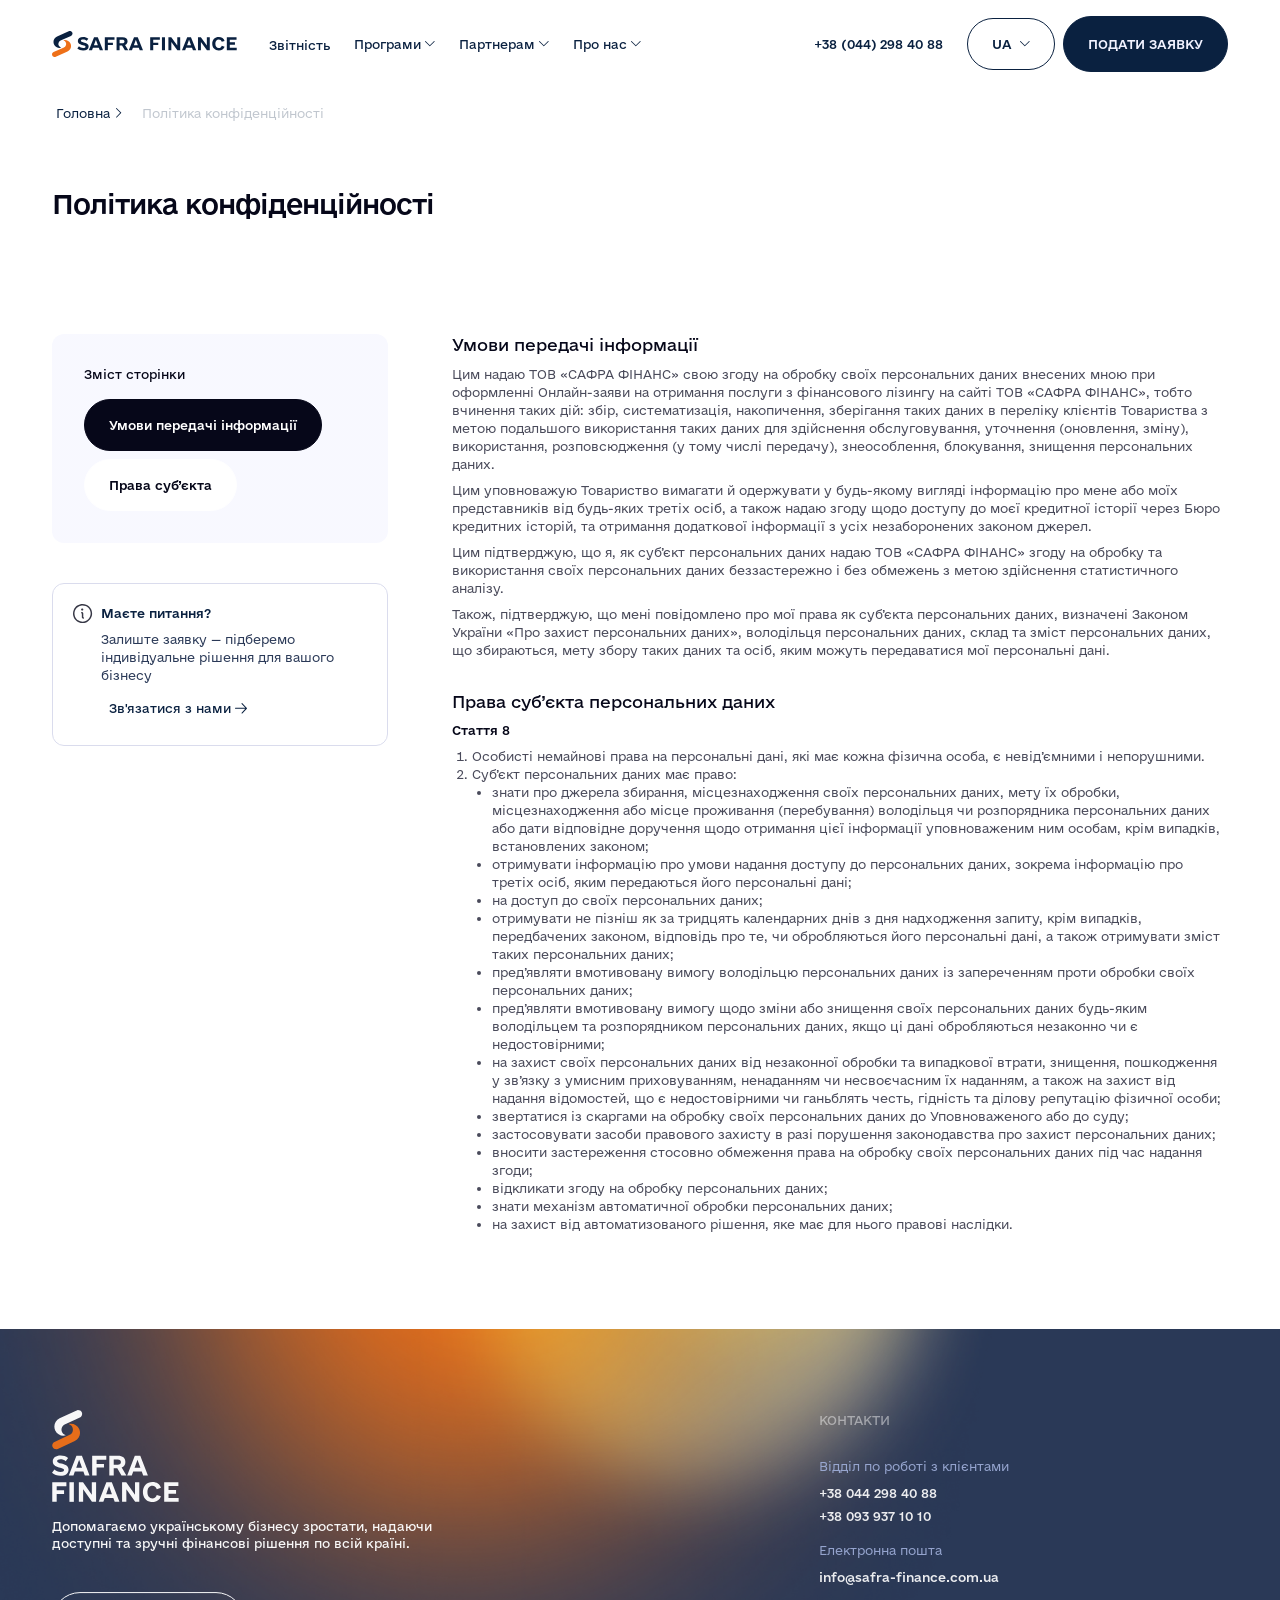
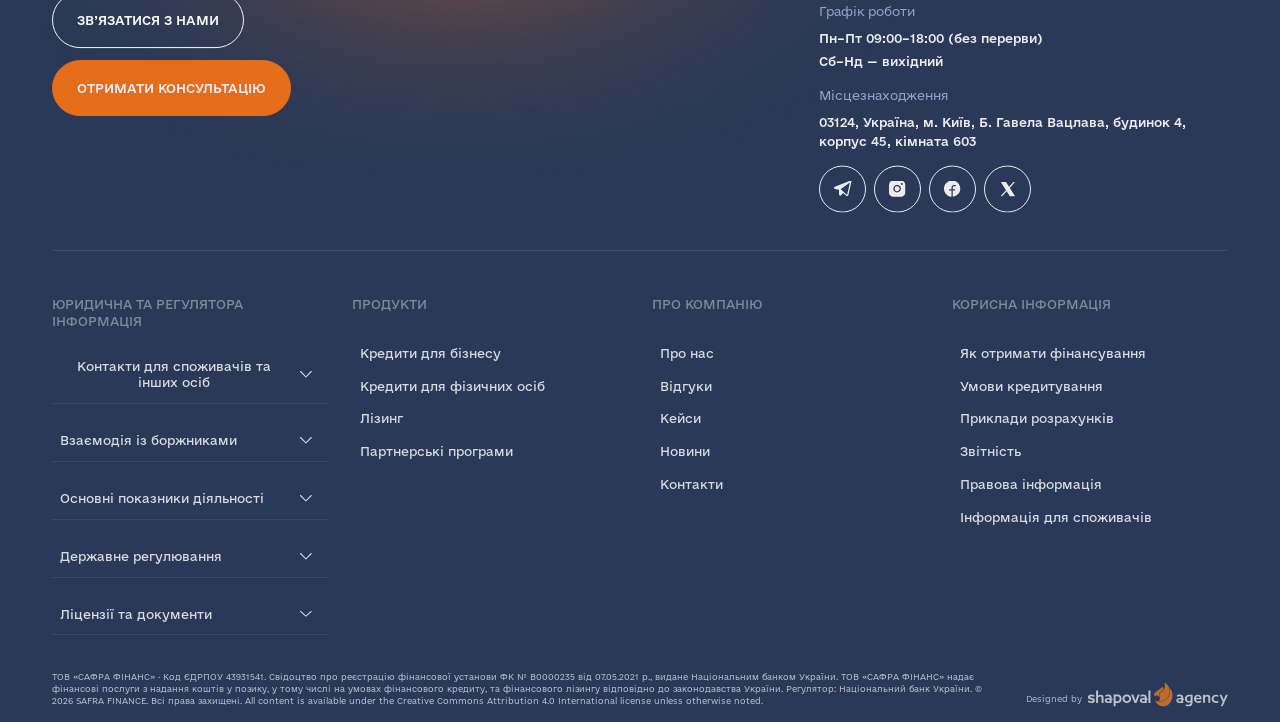
<file: privacy-policy.html>
<!DOCTYPE html>
<html lang="uk">

<head>
    <meta charset="UTF-8" />
    <meta name="viewport" content="width=device-width, initial-scale=1.0" />
    <title>Safra Finance — фінансові програми та партнерство</title>
    <meta name="description" content="Safra Finance — звітність, фінансові програми та співпраця для партнерів." />
    <link rel="icon" href="assets/img/favicon.svg" type="image/svg+xml" />

    <link rel="stylesheet" href="css/reset.css" />
    <link rel="stylesheet" href="css/fonts.css" />
    <link rel="stylesheet" href="css/variables.css" />
    <link rel="stylesheet" href="css/vendor/lenis.css" />
    <link rel="stylesheet" href="css/vendor/aos.css" />
    <link rel="stylesheet" href="css/vendor/swiper-bundle.min.css" />
    <link rel="stylesheet" href="css/vendor/fancybox.css" />
    <link rel="stylesheet" href="css/style.css" />
</head>

<body>
    <header class="header">
        <div class="header__inner wrapper">
            <a class="header__logo logo" href="/" aria-label="Safra Finance — на головну">
                <img class="logo__icon--desktop" src="assets/img/logo.svg" width="185" height="27" alt=""
                    decoding="async" />
                <img class="logo__icon--mobile" src="assets/img/logo-mob.svg" width="88" height="64" alt=""
                    decoding="async" />
            </a>

            <nav class="header__nav nav" aria-label="Головна навігація">
                <ul class="nav__list">
                    <li class="nav__item">
                        <a class="nav__link" href="#zvitnist">Звітність</a>
                    </li>

                    <li class="nav__item nav__item--dropdown">
                        <button class="nav__btn" type="button" aria-expanded="false" aria-controls="submenu-programs"
                            data-dropdown-trigger>
                            <span class="nav__btn-text">Програми</span>
                            <img src="assets/img/arrow.svg" width="12" height="12" alt="" decoding="async">
                        </button>
                        <ul class="nav__submenu" id="submenu-programs" data-dropdown-menu hidden>
                            <li class="nav__submenu-item">
                                <a class="nav__submenu-link" href="#program-1">Програма 1</a>
                            </li>
                            <li class="nav__submenu-item">
                                <a class="nav__submenu-link" href="#program-2">Програма 2</a>
                            </li>
                        </ul>
                    </li>

                    <li class="nav__item nav__item--dropdown">
                        <button class="nav__btn" type="button" aria-expanded="false" aria-controls="submenu-partners"
                            data-dropdown-trigger>
                            <span class="nav__btn-text">Партнерам</span>
                            <img src="assets/img/arrow.svg" width="12" height="12" alt="" decoding="async">
                        </button>
                        <ul class="nav__submenu" id="submenu-partners" data-dropdown-menu hidden>
                            <li class="nav__submenu-item">
                                <a class="nav__submenu-link" href="#partners-1">Умови співпраці</a>
                            </li>
                            <li class="nav__submenu-item">
                                <a class="nav__submenu-link" href="#partners-2">Стати партнером</a>
                            </li>
                        </ul>
                    </li>

                    <li class="nav__item nav__item--dropdown">
                        <button class="nav__btn" type="button" aria-expanded="false" aria-controls="submenu-about"
                            data-dropdown-trigger>
                            <span class="nav__btn-text">Про нас</span>
                            <img src="assets/img/arrow.svg" width="12" height="12" alt="" decoding="async">
                        </button>
                        <ul class="nav__submenu" id="submenu-about" data-dropdown-menu hidden>
                            <li class="nav__submenu-item">
                                <a class="nav__submenu-link" href="#about-company">Компанія</a>
                            </li>
                            <li class="nav__submenu-item">
                                <a class="nav__submenu-link" href="#about-team">Команда</a>
                            </li>
                        </ul>
                    </li>
                </ul>
            </nav>

            <a class="header__phone" href="tel:+380442984088">+38 (044) 298 40 88</a>

            <div class="header__lang lang" data-dropdown>
                <button class="lang__btn" type="button" aria-expanded="false" aria-controls="lang-menu-desktop"
                    aria-haspopup="listbox" data-dropdown-trigger>
                    <span class="lang__current" data-lang-current>UA</span>
                    <img src="assets/img/arrow.svg" width="12" height="12" alt="" decoding="async">
                </button>
                <ul class="lang__list" id="lang-menu-desktop" role="listbox" aria-label="Обрати мову" data-dropdown-menu
                    hidden>
                    <li class="lang__item" role="option" aria-selected="true">
                        <a class="lang__link is-active" href="?lang=uk" hreflang="uk" lang="uk" data-lang="UA">UA</a>
                    </li>
                    <li class="lang__item" role="option" aria-selected="false">
                        <a class="lang__link" href="?lang=en" hreflang="en" lang="en" data-lang="EN">EN</a>
                    </li>
                </ul>
            </div>

            <div class="header__actions">
                <a class="header__cta btn btn--blue" href="#apply">
                    <span class="header__cta-text header__cta-text--full">Подати заявку</span>
                    <span class="header__cta-text header__cta-text--short">Заявка</span>
                </a>

                <button class="burger" type="button" aria-label="Відкрити меню" aria-expanded="false"
                    aria-controls="mobile-menu">
                    <span class="burger__line" aria-hidden="true"></span>
                    <span class="burger__line" aria-hidden="true"></span>
                    <span class="burger__line" aria-hidden="true"></span>
                </button>
            </div>
        </div>
    </header>

    <div class="menu" id="mobile-menu" hidden>
        <div class="menu__inner wrapper">
            <nav class="menu__nav" aria-label="Мобільна навігація">
                <ul class="menu__list">
                    <li class="menu__item">
                        <a class="menu__link" href="#zvitnist">Звітність</a>
                    </li>

                    <li class="menu__item menu__item--dropdown">
                        <button class="menu__btn" type="button" aria-expanded="false"
                            aria-controls="menu-submenu-programs" data-dropdown-trigger>
                            <span class="menu__btn-text">Програми</span>
                            <img class="menu__arrow" src="assets/img/arrow2.svg" width="12" height="12" alt=""
                                decoding="async">
                        </button>
                        <ul class="menu__submenu" id="menu-submenu-programs" data-dropdown-menu hidden>
                            <li class="menu__submenu-item">
                                <a class="menu__submenu-link" href="#program-1">Програма 1</a>
                            </li>
                            <li class="menu__submenu-item">
                                <a class="menu__submenu-link" href="#program-2">Програма 2</a>
                            </li>
                        </ul>
                    </li>

                    <li class="menu__item menu__item--dropdown">
                        <button class="menu__btn" type="button" aria-expanded="false"
                            aria-controls="menu-submenu-partners" data-dropdown-trigger>
                            <span class="menu__btn-text">Партнерам</span>
                            <img class="menu__arrow" src="assets/img/arrow2.svg" width="12" height="12" alt=""
                                decoding="async">
                        </button>
                        <ul class="menu__submenu" id="menu-submenu-partners" data-dropdown-menu hidden>
                            <li class="menu__submenu-item">
                                <a class="menu__submenu-link" href="#partners-1">Умови співпраці</a>
                            </li>
                            <li class="menu__submenu-item">
                                <a class="menu__submenu-link" href="#partners-2">Стати партнером</a>
                            </li>
                        </ul>
                    </li>

                    <li class="menu__item menu__item--dropdown">
                        <button class="menu__btn" type="button" aria-expanded="false" aria-controls="menu-submenu-about"
                            data-dropdown-trigger>
                            <span class="menu__btn-text">Про нас</span>
                            <img class="menu__arrow" src="assets/img/arrow2.svg" width="12" height="12" alt=""
                                decoding="async">
                        </button>
                        <ul class="menu__submenu" id="menu-submenu-about" data-dropdown-menu hidden>
                            <li class="menu__submenu-item">
                                <a class="menu__submenu-link" href="#about-company">Компанія</a>
                            </li>
                            <li class="menu__submenu-item">
                                <a class="menu__submenu-link" href="#about-team">Команда</a>
                            </li>
                        </ul>
                    </li>
                </ul>
            </nav>

            <div class="menu__contacts">
                <p class="menu__contacts-title">Відділ по роботі з клієнтами</p>
                <div class="menu__contacts-item">
                    <a class="menu__phone" href="tel:+380442984088">+38 044 298 40 88</a>
                    <a class="menu__phone" href="tel:+380939371010">+38 093 937 10 10</a>
                </div>
            </div>

            <div class="menu__contacts">
                <p class="menu__contacts-title">Електронна пошта</p>
                <div class="menu__contacts-item">
                    <a class="menu__email" href="mailto:info@safra-finance.com.ua">info@safra-finance.com.ua</a>
                </div>
            </div>

            <div class="menu__contacts">
                <p class="menu__contacts-title">Графік роботи</p>
                <div class="menu__contacts-item">
                    <p class="menu__address">Пн–Пт 09:00–18:00 (без перерви)</p>
                    <p class="menu__address">Сб–Нд — вихідний</p>
                </div>
            </div>

            <div class="menu__contacts">
                <p class="menu__contacts-title">Місцезнаходження</p>
                <div class="menu__contacts-item">
                    <p class="menu__address">03124, Україна, м. Київ, Б. Гавела Вацлава, <br> будинок 4, корпус 45,
                        кімната 603
                    </p>
                </div>
            </div>

            <ul class="menu__social">
                <li class="menu__social-item">
                    <a class="menu__social-link" href="https://www.facebook.com/safra-finance">
                        <img src="assets/img/social1.svg" width="16" height="16" alt="" decoding="async">
                    </a>
                </li>
                <li class="menu__social-item">
                    <a class="menu__social-link" href="https://www.instagram.com/safra-finance">
                        <img src="assets/img/social2.svg" width="16" height="16" alt="" decoding="async">
                    </a>
                </li>
                <li class="menu__social-item">
                    <a class="menu__social-link" href="https://www.linkedin.com/company/safra-finance">
                        <img src="assets/img/social3.svg" width="16" height="16" alt="" decoding="async">
                    </a>
                </li>
                <li class="menu__social-item">
                    <a class="menu__social-link" href="https://www.linkedin.com/company/safra-finance">
                        <img src="assets/img/social4.svg" width="16" height="16" alt="" decoding="async">
                    </a>
                </li>
            </ul>

            <div class="menu__extra">
                <a class="menu__extra-link btn btn--transparent" href="#apply">ЗВ’ЯЗАТИСЯ З НАМИ</a>
                <a class="menu__extra-link btn btn--orange" href="#apply">ОТРИМАТИ КОНСУЛЬТАЦІЮ</a>
            </div>
        </div>
    </div>

    <main class="bg-white">
        <div class="breadcrumbs">
            <div class="wrapper">
                <ul class="breadcrumbs__list">
                    <li class="breadcrumbs__item">
                        <a href="#" class="breadcrumbs__link">Головна</a>
                    </li>
                    <li class="breadcrumbs__item">
                        <span class="breadcrumbs__span">Політика конфіденційності</span>
                    </li>
                </ul>
            </div>
        </div>

        <section class="privacy-policy">
            <div class="wrapper">
                <h1 class="privacy-policy__title">Політика конфіденційності</h1>
            </div>
        </section>

        <section class="disclosure-of-information privacy-policy__section">
            <div class="wrapper">
                <aside class="disclosure-of-information__aside">
                    <div class="disclosure-of-information__aside-content">
                        <h3>Зміст сторінки</h3>
                        <ul class="disclosure-of-information__aside-item">
                            <li class="disclosure-of-information__aside-item-link">
                                <a href="#disclosure-information"
                                    class="disclosure-of-information__aside-item-link-text is-active">
                                    Умови передачі інформації</a>
                            </li>
                            <li class="disclosure-of-information__aside-item-link">
                                <a href="#disclosure-documents" class="disclosure-of-information__aside-item-link-text">
                                    Права суб’єкта</a>
                            </li>
                        </ul>
                    </div>
                    <div class="article-content__aside-content">
                        <div class="article-content__aside-icon">
                            <img src="assets/img/article-icon1.svg" width="24" height="24" alt="" decoding="async">
                        </div>
                        <div class="article-content__aside-text">
                            <h3 class="article-content__aside-text-title">Маєте питання?</h3>
                            <p class="article-content__aside-text-text">
                                Залиште заявку — підберемо індивідуальне рішення для вашого бізнесу
                            </p>
                            <a href="#" class="article-content__aside-text-link">
                                Зв'язатися з нами
                                <img src="assets/img/article-icon4.svg" width="12" height="12" alt="" decoding="async">
                            </a>
                        </div>
                    </div>
                </aside>
                <div class="disclosure-of-information__content privacy-policy__contents">
                    <h2 id="disclosure-information">Умови передачі інформації</h2>
                    <p>Цим надаю ТОВ «САФРА ФІНАНС» свою згоду на обробку своїх персональних даних внесених мною при
                        оформленні Онлайн-заяви на отримання послуги з фінансового лізингу на сайті ТОВ «САФРА ФІНАНС»,
                        тобто вчинення таких дій: збір, систематизація, накопичення, зберігання таких даних в переліку
                        клієнтів Товариства з метою подальшого використання таких даних для здійснення обслуговування,
                        уточнення (оновлення, зміну), використання, розповсюдження (у тому числі передачу),
                        знеособлення, блокування, знищення персональних даних.</p>
                    <p>Цим уповноважую Товариство вимагати й одержувати у будь-якому вигляді інформацію про мене або
                        моїх представників від будь-яких третіх осіб, а також надаю згоду щодо доступу до моєї кредитної
                        історії через Бюро кредитних історій, та отримання додаткової інформації з усіх незаборонених
                        законом джерел.</p>
                    <p>Цим підтверджую, що я, як суб’єкт персональних даних надаю ТОВ «САФРА ФІНАНС» згоду на обробку та
                        використання своїх персональних даних беззастережно і без обмежень з метою здійснення
                        статистичного аналізу.</p>
                    <p>Також, підтверджую, що мені повідомлено про мої права як суб’єкта персональних даних, визначені
                        Законом України «Про захист персональних даних», володільця персональних даних, склад та зміст
                        персональних даних, що збираються, мету збору таких даних та осіб, яким можуть передаватися мої
                        персональні дані.</p>
                    <h2 id="disclosure-documents">Права суб’єкта персональних даних</h2>
                    <strong>Стаття 8</strong>
                    <ol>
                        <li>Особисті немайнові права на персональні дані, які має кожна фізична особа, є невід’ємними і
                            непорушними.
                        </li>
                        <li>Суб’єкт персональних даних має право:
                            <ul>
                                <li>
                                    знати про джерела збирання, місцезнаходження своїх персональних даних, мету їх
                                    обробки, місцезнаходження або місце проживання (перебування) володільця чи
                                    розпорядника персональних даних або дати відповідне доручення щодо отримання цієї
                                    інформації уповноваженим ним особам, крім випадків, встановлених законом;
                                </li>
                                <li>
                                    отримувати інформацію про умови надання доступу до персональних даних, зокрема
                                    інформацію про третіх осіб, яким передаються його персональні дані;
                                </li>
                                <li>
                                    на доступ до своїх персональних даних;
                                </li>
                                <li>
                                    отримувати не пізніш як за тридцять календарних днів з дня надходження запиту, крім
                                    випадків, передбачених законом, відповідь про те, чи обробляються його персональні
                                    дані, а також отримувати зміст таких персональних даних;
                                </li>
                                <li>
                                    пред’являти вмотивовану вимогу володільцю персональних даних із запереченням проти
                                    обробки своїх персональних даних;
                                </li>
                                <li>
                                    пред’являти вмотивовану вимогу щодо зміни або знищення своїх персональних даних
                                    будь-яким володільцем та розпорядником персональних даних, якщо ці дані обробляються
                                    незаконно чи є недостовірними;
                                </li>
                                <li>
                                    на захист своїх персональних даних від незаконної обробки та випадкової втрати,
                                    знищення, пошкодження у зв’язку з умисним приховуванням, ненаданням чи несвоєчасним
                                    їх наданням, а також на захист від надання відомостей, що є недостовірними чи
                                    ганьблять честь, гідність та ділову репутацію фізичної особи;
                                </li>
                                <li>
                                    звертатися із скаргами на обробку своїх персональних даних до Уповноваженого або до
                                    суду;
                                </li>
                                <li>
                                    застосовувати засоби правового захисту в разі порушення законодавства про захист
                                    персональних даних;
                                </li>
                                <li>
                                    вносити застереження стосовно обмеження права на обробку своїх персональних даних
                                    під час надання згоди;
                                </li>
                                <li>
                                    відкликати згоду на обробку персональних даних;
                                </li>
                                <li>
                                    знати механізм автоматичної обробки персональних даних;
                                </li>
                                <li>
                                    на захист від автоматизованого рішення, яке має для нього правові наслідки.
                                </li>
                            </ul>
                        </li>
                    </ol>
                </div>
            </div>
        </section>
    </main>

    <footer class="footer">
        <div class="footer__bg" aria-hidden="true">
            <img class="footer__bg-img" src="assets/img/footer-bg.png" width="1560" height="1018" alt=""
                decoding="async">
        </div>
        <div class="wrapper">
            <div class="footer__top">
                <div class="footer__top-left">
                    <div class="footer__top-left-box">
                        <a href="#" class="footer__top-left-box-logo">
                            <img src="assets/img/footer-logo.svg" width="126" height="92" alt="">
                        </a>
                        <p>Допомагаємо українському бізнесу зростати, надаючи доступні та зручні фінансові рішення по
                            всій країні.
                        </p>
                    </div>
                    <div class="footer__top-left-action">
                        <a href="#" class="footer__top-left-action-btn btn btn--transparent">
                            ЗВ’ЯЗАТИСЯ З НАМИ
                        </a>
                        <a href="#" class="footer__top-left-action-link btn btn--orange">
                            ОТРИМАТИ КОНСУЛЬТАЦІЮ
                        </a>
                    </div>
                </div>
                <div class="footer__top-right">
                    <h3 class="footer__top-right-title">КОНТАКТИ</h3>
                    <div class="footer__top-right-list">
                        <div class="footer__top-right-item">
                            <span class="footer__top-right-item-label">Відділ по роботі з клієнтами</span>
                            <ul class="footer__top-right-item-list">
                                <li class="footer__top-right-item-list-item">
                                    <a href="tel:+380442984088" class="footer__top-right-item-list-link">+38 044 298 40
                                        88</a>
                                </li>
                                <li class="footer__top-right-item-list-item">
                                    <a href="tel:+380442984088" class="footer__top-right-item-list-link">+38 093 937 10
                                        10</a>
                                </li>
                            </ul>
                        </div>
                        <div class="footer__top-right-item">
                            <span class="footer__top-right-item-label">Електронна пошта</span>
                            <ul class="footer__top-right-item-list">
                                <li class="footer__top-right-item-list-item">
                                    <a href="mailto:info@safra-finance.com.ua"
                                        class="footer__top-right-item-list-link">info@safra-finance.com.ua</a>
                                </li>
                            </ul>
                        </div>
                        <div class="footer__top-right-item">
                            <span class="footer__top-right-item-label">Графік роботи</span>
                            <ul class="footer__top-right-item-list">
                                <li class="footer__top-right-item-list-item">
                                    <span class="footer__top-right-item-list-link">Пн–Пт 09:00–18:00 (без
                                        перерви)</span>
                                </li>
                                <li class="footer__top-right-item-list-item">
                                    <span class="footer__top-right-item-list-link">Сб–Нд — вихідний</span>
                                </li>
                            </ul>
                        </div>
                        <div class="footer__top-right-item">
                            <span class="footer__top-right-item-label">Місцезнаходження</span>
                            <ul class="footer__top-right-item-list">
                                <li class="footer__top-right-item-list-item">
                                    <span class="footer__top-right-item-list-link">03124, Україна, м. Київ, Б. Гавела
                                        Вацлава, будинок 4,
                                        корпус 45, кімната 603</span>
                                </li>
                            </ul>
                        </div>
                        <div class="footer__top-right-item">
                            <ul class="footer__top-right-item-social">
                                <li class="footer__top-right-item-social-item">
                                    <a href="#" class="footer__top-right-item-social-link">
                                        <img src="assets/img/footer-social-icon1.svg" width="24" height="24" alt="">
                                    </a>
                                </li>
                                <li class="footer__top-right-item-social-item">
                                    <a href="#" class="footer__top-right-item-social-link">
                                        <img src="assets/img/footer-social-icon2.svg" width="24" height="24" alt="">
                                    </a>
                                </li>
                                <li class="footer__top-right-item-social-item">
                                    <a href="#" class="footer__top-right-item-social-link">
                                        <img src="assets/img/footer-social-icon3.svg" width="24" height="24" alt="">
                                    </a>
                                </li>
                                <li class="footer__top-right-item-social-item">
                                    <a href="#" class="footer__top-right-item-social-link">
                                        <img src="assets/img/footer-social-icon4.svg" width="24" height="24" alt="">
                                    </a>
                                </li>
                            </ul>
                        </div>
                    </div>
                </div>
            </div>
            <div class="footer__bottom">
                <div class="footer__bottom-content">
                    <div class="footer__bottom-content-accardion">
                        <h3 class="footer__bottom-content-accardion-title">ЮРИДИЧНА ТА РЕГУЛЯТОРА ІНФОРМАЦІЯ</h3>

                        <div class="footer__bottom-content-accardion-item">
                            <button class="footer__bottom-content-accardion-button" type="button" aria-expanded="false"
                                aria-controls="footer-acc-debtors">
                                <h3 class="footer__bottom-content-accardion-title">Контакти для споживачів та інших осіб
                                </h3>
                                <img class="footer__bottom-content-accardion-arrow" src="assets/img/arrow3.svg"
                                    width="12" height="12" alt="" decoding="async">
                            </button>
                            <div class="footer__bottom-content-accardion-panel" id="footer-acc-debtors" hidden>
                                <p class="footer__bottom-content-accardion-text">
                                    Контакти для споживачів та інших осіб, які належать до захищеної категорії

                                    Відділ по роботі з клієнтами:
                                    +38 044 298 40 88, +38 093 937 10 10

                                    Електронна пошта:
                                    info@safra-finance.com.ua

                                    Місцезнаходження та адреса для кореспонденції:
                                    03124, Україна, місто Київ, Б. Гавела Вацлава, будинок 4, корпус 45, кімната 603.

                                    Графік роботи:
                                    Пн–пт: 09:00–18:00, без перерви.
                                    Сб–нд: вихідний.

                                    Директор:
                                    Сізов Анатолій В’ячеславович
                                    +38 067 577 71 07
                                </p>
                            </div>
                        </div>

                        <div class="footer__bottom-content-accardion-item">
                            <button class="footer__bottom-content-accardion-button" type="button" aria-expanded="false"
                                aria-controls="footer-acc-debtors">
                                <h3 class="footer__bottom-content-accardion-title">Взаємодія із боржниками</h3>
                                <img class="footer__bottom-content-accardion-arrow" src="assets/img/arrow3.svg"
                                    width="12" height="12" alt="" decoding="async">
                            </button>
                            <div class="footer__bottom-content-accardion-panel" id="footer-acc-debtors" hidden>
                                <p class="footer__bottom-content-accardion-text">
                                    Інформація про порядок взаємодії з боржниками та врегулювання простроченої
                                    заборгованості.
                                </p>
                            </div>
                        </div>

                        <div class="footer__bottom-content-accardion-item">
                            <button class="footer__bottom-content-accardion-button" type="button" aria-expanded="false"
                                aria-controls="footer-acc-indicators">
                                <h3 class="footer__bottom-content-accardion-title">Основні показники діяльності</h3>
                                <img class="footer__bottom-content-accardion-arrow" src="assets/img/arrow3.svg"
                                    width="12" height="12" alt="" decoding="async">
                            </button>
                            <div class="footer__bottom-content-accardion-panel" id="footer-acc-indicators" hidden>
                                <p class="footer__bottom-content-accardion-text">
                                    Основні показники діяльності фінансової компанії відповідно до вимог регулятора.
                                </p>
                            </div>
                        </div>

                        <div class="footer__bottom-content-accardion-item">
                            <button class="footer__bottom-content-accardion-button" type="button" aria-expanded="false"
                                aria-controls="footer-acc-regulation">
                                <h3 class="footer__bottom-content-accardion-title">Державне регулювання</h3>
                                <img class="footer__bottom-content-accardion-arrow" src="assets/img/arrow3.svg"
                                    width="12" height="12" alt="" decoding="async">
                            </button>
                            <div class="footer__bottom-content-accardion-panel" id="footer-acc-regulation" hidden>
                                <p class="footer__bottom-content-accardion-text">
                                    Інформація про державне регулювання діяльності ТОВ «САФРА ФІНАНС». Регулятор —
                                    Національний банк
                                    України.
                                </p>
                            </div>
                        </div>

                        <div class="footer__bottom-content-accardion-item">
                            <button class="footer__bottom-content-accardion-button" type="button" aria-expanded="false"
                                aria-controls="footer-acc-licenses">
                                <h3 class="footer__bottom-content-accardion-title">Ліцензії та документи</h3>
                                <img class="footer__bottom-content-accardion-arrow" src="assets/img/arrow3.svg"
                                    width="12" height="12" alt="" decoding="async">
                            </button>
                            <div class="footer__bottom-content-accardion-panel" id="footer-acc-licenses" hidden>
                                <p class="footer__bottom-content-accardion-text">
                                    Ліцензії, свідоцтва та інші документи, що підтверджують право компанії надавати
                                    фінансові послуги.
                                </p>
                            </div>
                        </div>
                    </div>
                    <div class="footer__bottom-content-list">
                        <h3 class="footer__bottom-content-accardion-title">ПРОДУКТИ</h3>
                        <ul class="footer__bottom-content-list-item">
                            <li class="footer__bottom-content-list-item">
                                <a href="#" class="footer__bottom-content-list-link">Кредити для бізнесу</a>
                            </li>
                            <li class="footer__bottom-content-list-item">
                                <a href="#" class="footer__bottom-content-list-link">Кредити для фізичних осіб</a>
                            </li>
                            <li class="footer__bottom-content-list-item">
                                <a href="#" class="footer__bottom-content-list-link">Лізинг</a>
                            </li>
                            <li class="footer__bottom-content-list-item">
                                <a href="#" class="footer__bottom-content-list-link">Партнерські програми</a>
                            </li>
                        </ul>
                    </div>

                    <div class="footer__bottom-content-list">
                        <h3 class="footer__bottom-content-accardion-title">ПРО КОМПАНІЮ</h3>
                        <ul class="footer__bottom-content-list-item">
                            <li class="footer__bottom-content-list-item">
                                <a href="#" class="footer__bottom-content-list-link">Про нас</a>
                            </li>
                            <li class="footer__bottom-content-list-item">
                                <a href="#" class="footer__bottom-content-list-link">Відгуки</a>
                            </li>
                            <li class="footer__bottom-content-list-item">
                                <a href="#" class="footer__bottom-content-list-link">Кейси</a>
                            </li>
                            <li class="footer__bottom-content-list-item">
                                <a href="#" class="footer__bottom-content-list-link">Новини</a>
                            </li>
                            <li class="footer__bottom-content-list-item">
                                <a href="#" class="footer__bottom-content-list-link">Контакти</a>
                            </li>
                        </ul>
                    </div>

                    <div class="footer__bottom-content-list">
                        <h3 class="footer__bottom-content-accardion-title">КОРИСНА ІНФОРМАЦІЯ</h3>
                        <ul class="footer__bottom-content-list-item">
                            <li class="footer__bottom-content-list-item">
                                <a href="#" class="footer__bottom-content-list-link">Як отримати фінансування</a>
                            </li>
                            <li class="footer__bottom-content-list-item">
                                <a href="#" class="footer__bottom-content-list-link">Умови кредитування</a>
                            </li>
                            <li class="footer__bottom-content-list-item">
                                <a href="#" class="footer__bottom-content-list-link">Приклади розрахунків</a>
                            </li>
                            <li class="footer__bottom-content-list-item">
                                <a href="#" class="footer__bottom-content-list-link">Звітність</a>
                            </li>
                            <li class="footer__bottom-content-list-item">
                                <a href="#" class="footer__bottom-content-list-link">Правова інформація</a>
                            </li>
                            <li class="footer__bottom-content-list-item">
                                <a href="#" class="footer__bottom-content-list-link">Інформація для споживачів</a>
                            </li>
                        </ul>
                    </div>
                </div>
                <div class="footer__bottom-copyright">
                    <p>ТОВ «САФРА ФІНАНС» · Код ЄДРПОУ 43931541. Свідоцтво про реєстрацію фінансової установи ФК №
                        В0000235 від
                        07.05.2021 р., видане Національним банком України. ТОВ «САФРА ФІНАНС» надає фінансові послуги з
                        надання
                        коштів у позику, у тому числі на умовах фінансового кредиту, та фінансового лізингу відповідно
                        до
                        законодавства України.
                        Регулятор: Національний банк України. © 2026 SAFRA FINANCE. Всі права захищені. All content is
                        available
                        under the Creative Commons Attribution 4.0 International license unless otherwise noted. </p>
                    <div class="footer__bottom-copyright-links">
                        <span>Designed by</span>
                        <a href="/" target="_blank">
                            <img src="assets/img/footer-copyright-link.svg" width="140" height="24" alt="">
                        </a>
                    </div>
                </div>
            </div>
        </div>
    </footer>

    <dialog class="popup popup--form" id="popup-apply" aria-labelledby="popup-apply-title">
        <div class="popup__panel">
            <button class="popup__close" type="button" data-popup-close aria-label="Закрити">
                <img src="assets/img/popup-close.svg" width="14" height="14" alt="" decoding="async">
            </button>

            <div class="popup__header">
                <h2 class="popup__title" id="popup-apply-title">Обговоримо ваші плани</h2>
                <p class="popup__text">
                    Залиште контакти — ми зв’яжемося з вами та допоможемо обрати фінансове рішення.
                </p>
            </div>

            <form class="popup__form" id="popup-apply-form" novalidate>
                <div class="popup__field">
                    <input class="popup__field-input" type="text" name="name" placeholder="Ваше ім'я"
                        aria-label="Ваше ім'я" autocomplete="name" required>
                </div>

                <div class="popup__field">
                    <input class="popup__field-input" type="tel" name="phone" placeholder="Телефон" aria-label="Телефон"
                        autocomplete="tel" required>
                </div>

                <div class="popup__field">
                    <input class="popup__field-input" type="email" name="email" placeholder="EMAIL" aria-label="EMAIL"
                        autocomplete="email" required>
                </div>

                <div class="popup__field">
                    <input class="popup__field-input" type="text" name="note" placeholder="Примітка"
                        aria-label="Примітка" autocomplete="off">
                </div>

                <button class="popup__submit btn btn--blue" type="submit">НАДІСЛАТИ ЗАЯВКУ</button>
            </form>

            <p class="popup__privacy">
                <img class="popup__privacy-icon" src="assets/img/check.svg" width="15" height="17" alt=""
                    decoding="async">
                <span>
                    Ваші дані захищені та не передаються третім особам. Натискаючи «Надіслати заявку», ви погоджуєтеся з
                    <a class="popup__privacy-link" href="#">Політикою конфіденційності</a>.
                </span>
            </p>
        </div>
    </dialog>



    <script src="js/vendor/lenis.min.js"></script>
    <script src="js/vendor/gsap.min.js"></script>
    <script src="js/vendor/ScrollTrigger.min.js"></script>
    <script src="js/vendor/aos.js"></script>
    <script src="js/vendor/swiper-bundle.min.js"></script>
    <script src="js/vendor/fancybox.umd.js"></script>
    <script src="js/hero.js"></script>
    <script src="js/main.js"></script>
</body>

</html>
</file>
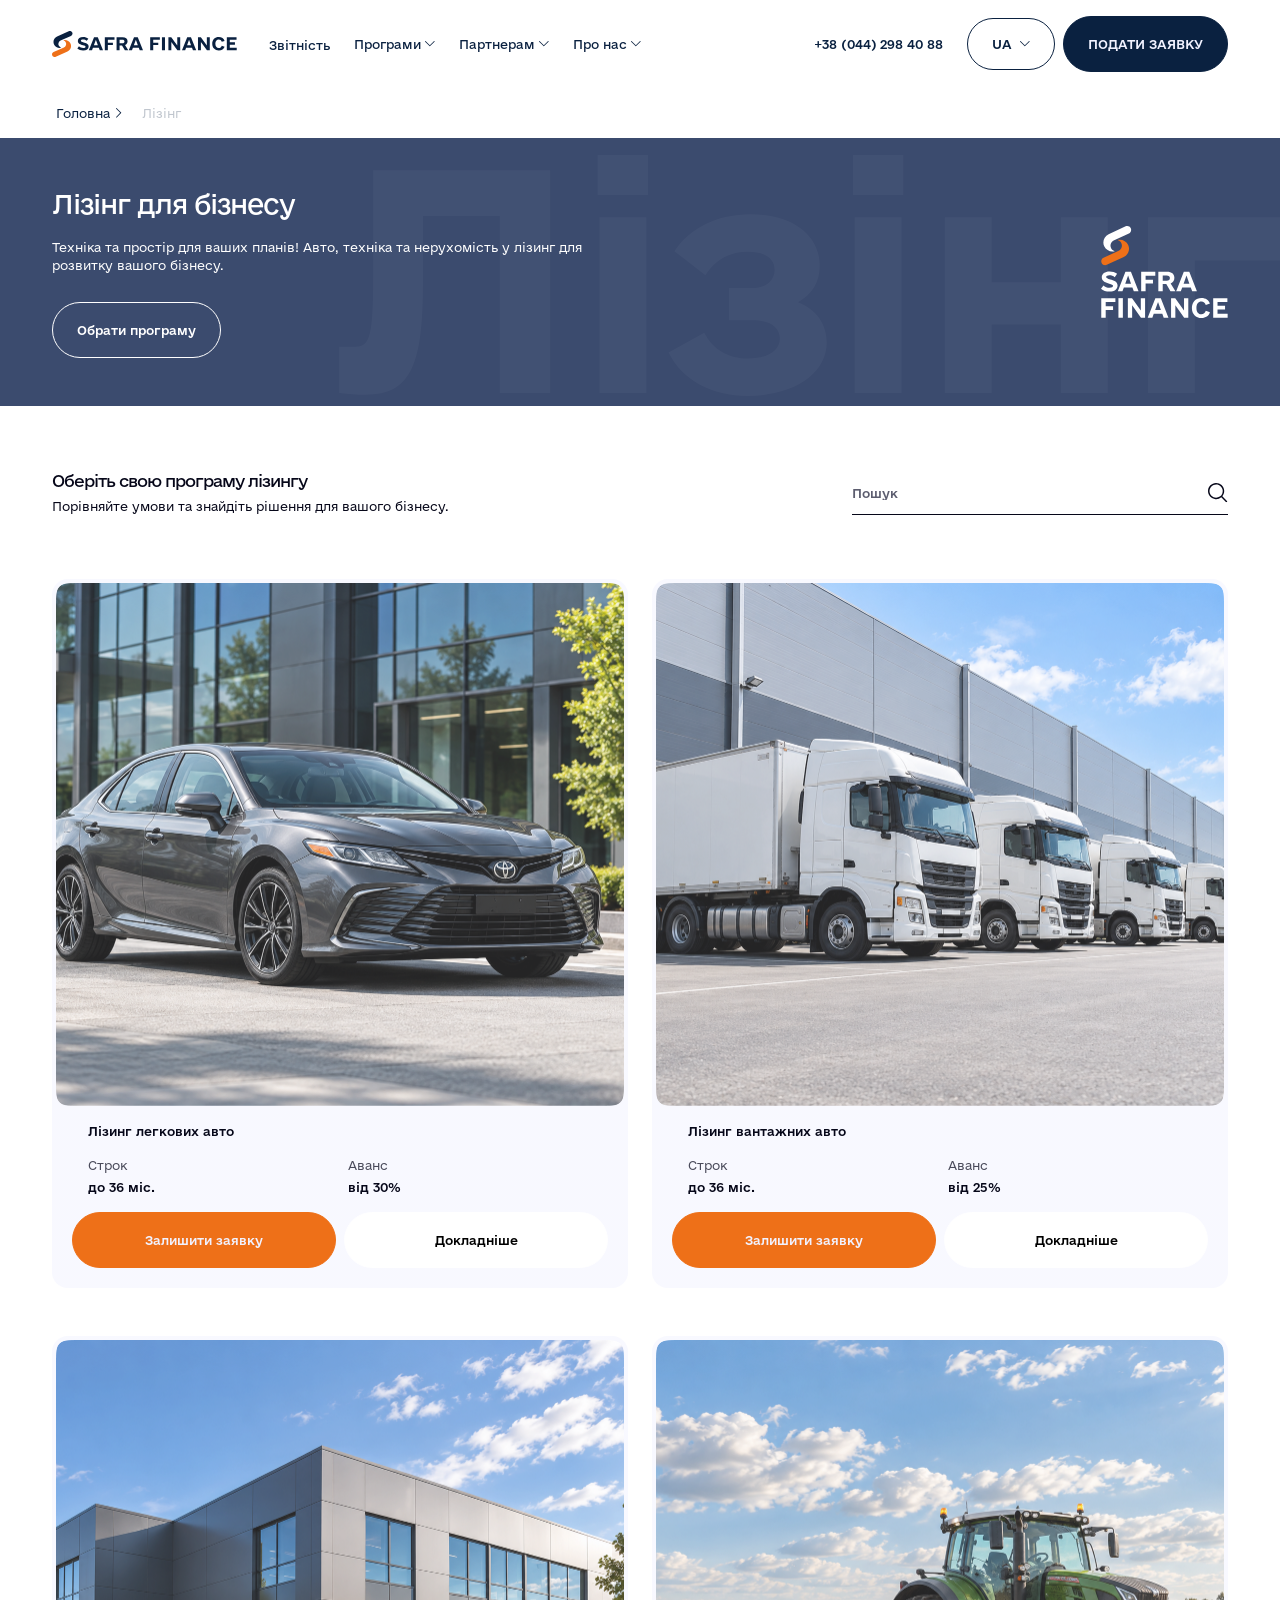
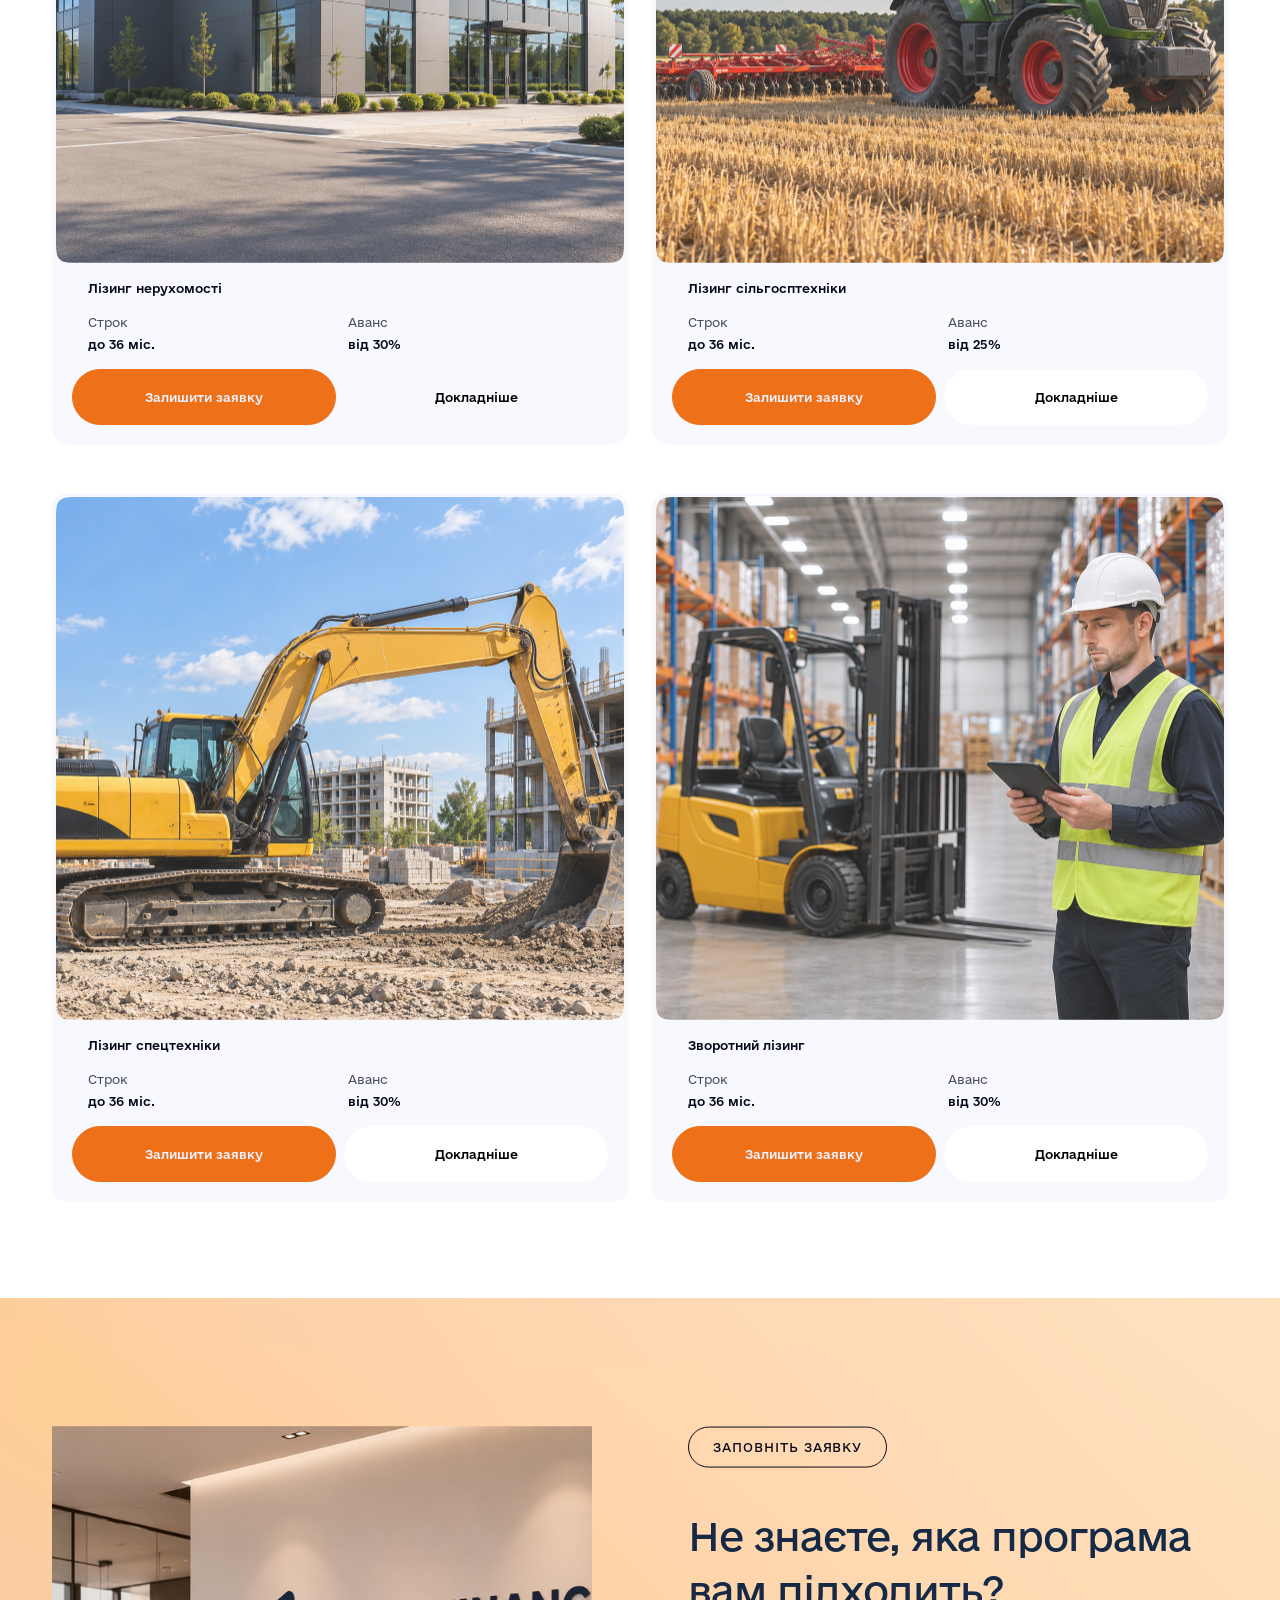
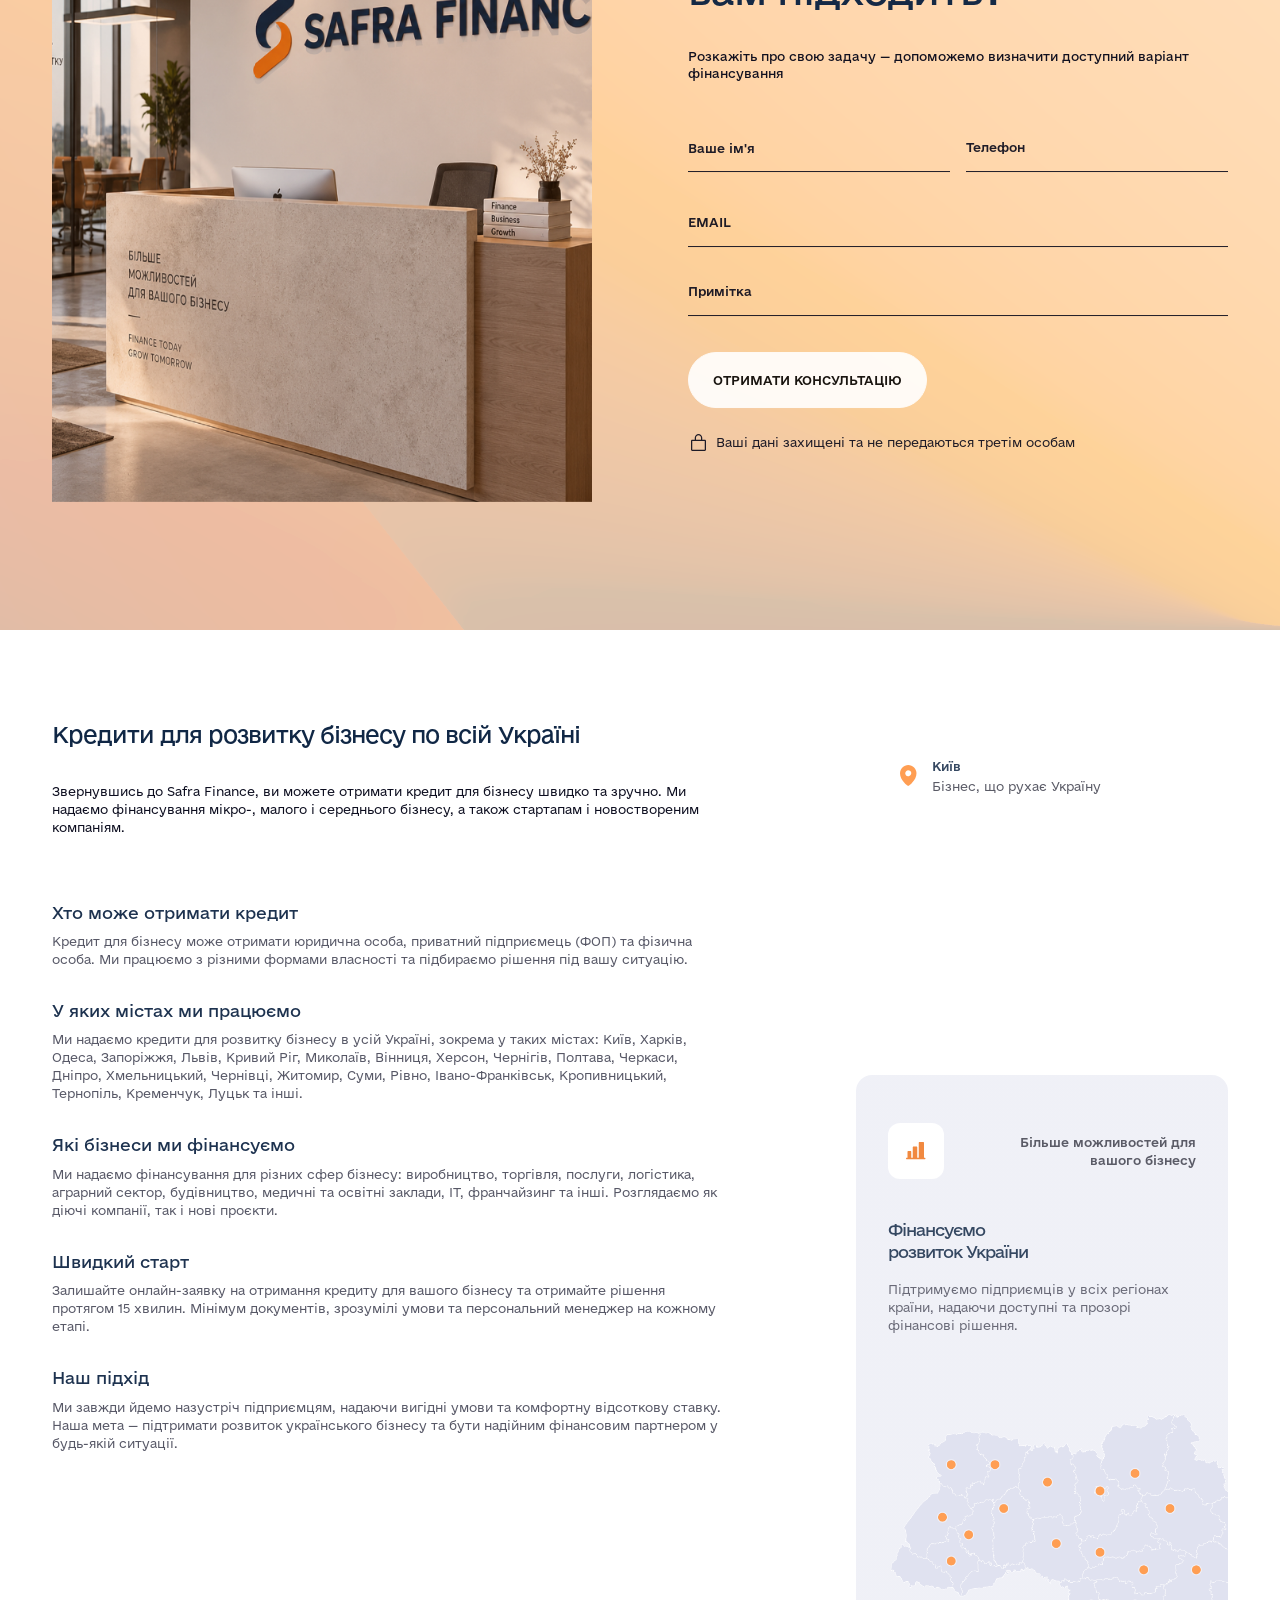
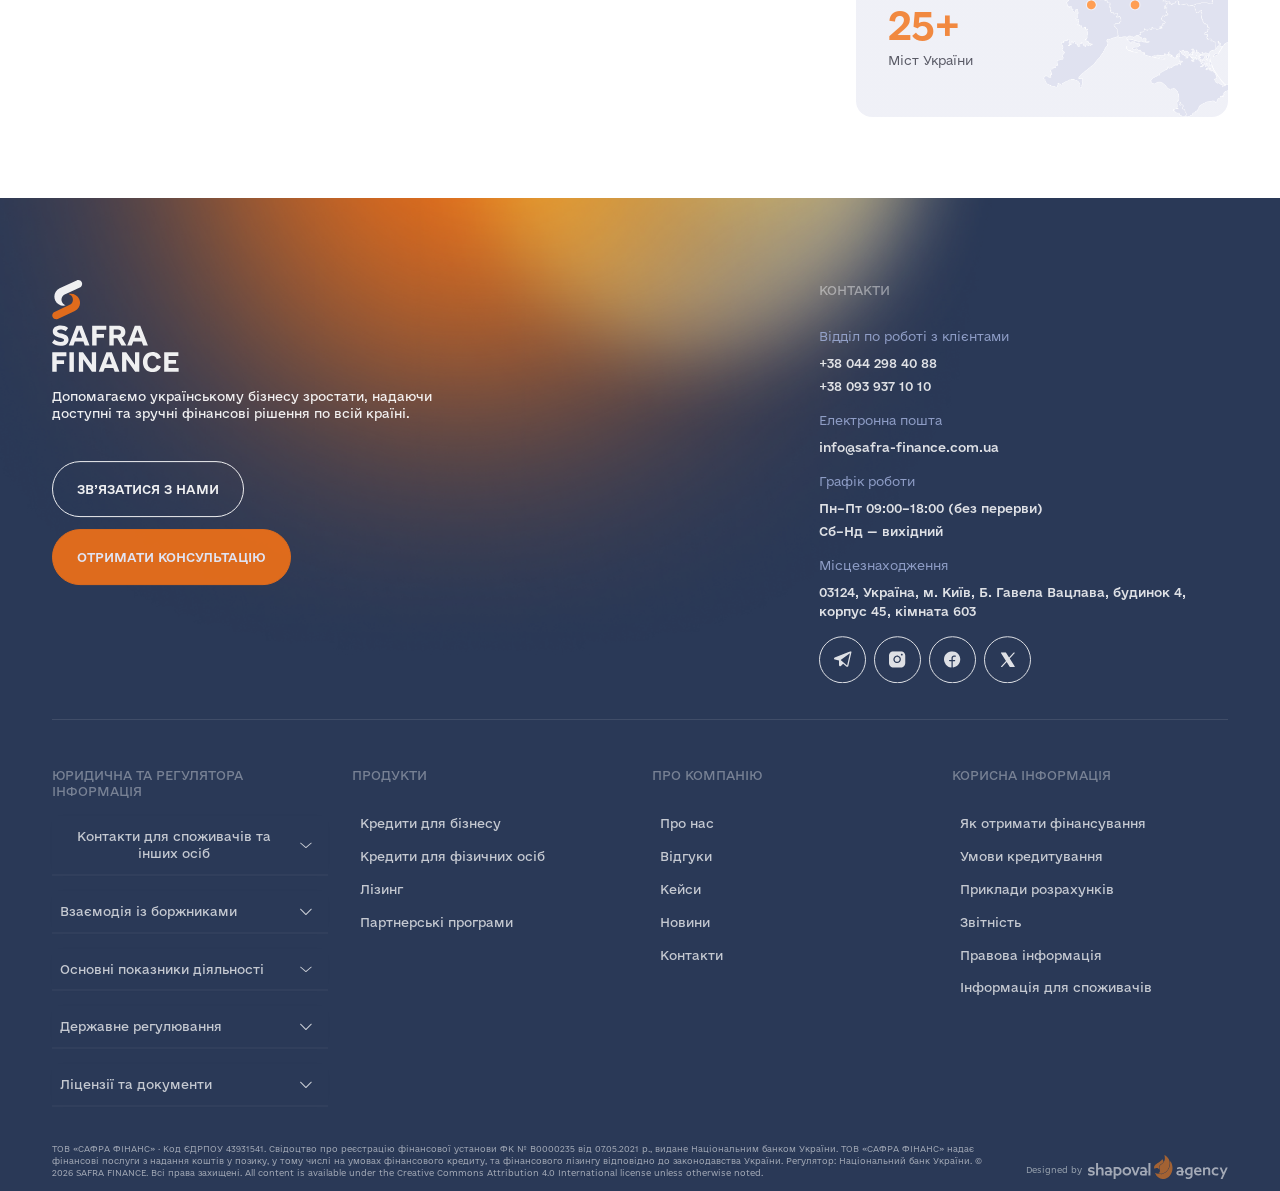
<file: services.html>
<!DOCTYPE html>
<html lang="uk">

<head>
    <meta charset="UTF-8" />
    <meta name="viewport" content="width=device-width, initial-scale=1.0" />
    <title>Safra Finance — фінансові програми та партнерство</title>
    <meta name="description" content="Safra Finance — звітність, фінансові програми та співпраця для партнерів." />
    <link rel="icon" href="assets/img/favicon.svg" type="image/svg+xml" />

    <link rel="stylesheet" href="css/reset.css" />
    <link rel="stylesheet" href="css/fonts.css" />
    <link rel="stylesheet" href="css/variables.css" />
    <link rel="stylesheet" href="css/vendor/lenis.css" />
    <link rel="stylesheet" href="css/vendor/aos.css" />
    <link rel="stylesheet" href="css/vendor/swiper-bundle.min.css" />
    <link rel="stylesheet" href="css/vendor/fancybox.css" />
    <link rel="stylesheet" href="css/style.css" />
</head>

<body>
    <header class="header">
        <div class="header__inner wrapper">
            <a class="header__logo logo" href="/" aria-label="Safra Finance — на головну">
                <img class="logo__icon--desktop" src="assets/img/logo.svg" width="185" height="27" alt=""
                    decoding="async" />
                <img class="logo__icon--mobile" src="assets/img/logo-mob.svg" width="88" height="64" alt=""
                    decoding="async" />
            </a>

            <nav class="header__nav nav" aria-label="Головна навігація">
                <ul class="nav__list">
                    <li class="nav__item">
                        <a class="nav__link" href="#zvitnist">Звітність</a>
                    </li>

                    <li class="nav__item nav__item--dropdown">
                        <button class="nav__btn" type="button" aria-expanded="false" aria-controls="submenu-programs"
                            data-dropdown-trigger>
                            <span class="nav__btn-text">Програми</span>
                            <img src="assets/img/arrow.svg" width="12" height="12" alt="" decoding="async">
                        </button>
                        <ul class="nav__submenu" id="submenu-programs" data-dropdown-menu hidden>
                            <li class="nav__submenu-item">
                                <a class="nav__submenu-link" href="#program-1">Програма 1</a>
                            </li>
                            <li class="nav__submenu-item">
                                <a class="nav__submenu-link" href="#program-2">Програма 2</a>
                            </li>
                        </ul>
                    </li>

                    <li class="nav__item nav__item--dropdown">
                        <button class="nav__btn" type="button" aria-expanded="false" aria-controls="submenu-partners"
                            data-dropdown-trigger>
                            <span class="nav__btn-text">Партнерам</span>
                            <img src="assets/img/arrow.svg" width="12" height="12" alt="" decoding="async">
                        </button>
                        <ul class="nav__submenu" id="submenu-partners" data-dropdown-menu hidden>
                            <li class="nav__submenu-item">
                                <a class="nav__submenu-link" href="#partners-1">Умови співпраці</a>
                            </li>
                            <li class="nav__submenu-item">
                                <a class="nav__submenu-link" href="#partners-2">Стати партнером</a>
                            </li>
                        </ul>
                    </li>

                    <li class="nav__item nav__item--dropdown">
                        <button class="nav__btn" type="button" aria-expanded="false" aria-controls="submenu-about"
                            data-dropdown-trigger>
                            <span class="nav__btn-text">Про нас</span>
                            <img src="assets/img/arrow.svg" width="12" height="12" alt="" decoding="async">
                        </button>
                        <ul class="nav__submenu" id="submenu-about" data-dropdown-menu hidden>
                            <li class="nav__submenu-item">
                                <a class="nav__submenu-link" href="#about-company">Компанія</a>
                            </li>
                            <li class="nav__submenu-item">
                                <a class="nav__submenu-link" href="#about-team">Команда</a>
                            </li>
                        </ul>
                    </li>
                </ul>
            </nav>

            <a class="header__phone" href="tel:+380442984088">+38 (044) 298 40 88</a>

            <div class="header__lang lang" data-dropdown>
                <button class="lang__btn" type="button" aria-expanded="false" aria-controls="lang-menu-desktop"
                    aria-haspopup="listbox" data-dropdown-trigger>
                    <span class="lang__current" data-lang-current>UA</span>
                    <img src="assets/img/arrow.svg" width="12" height="12" alt="" decoding="async">
                </button>
                <ul class="lang__list" id="lang-menu-desktop" role="listbox" aria-label="Обрати мову" data-dropdown-menu
                    hidden>
                    <li class="lang__item" role="option" aria-selected="true">
                        <a class="lang__link is-active" href="?lang=uk" hreflang="uk" lang="uk" data-lang="UA">UA</a>
                    </li>
                    <li class="lang__item" role="option" aria-selected="false">
                        <a class="lang__link" href="?lang=en" hreflang="en" lang="en" data-lang="EN">EN</a>
                    </li>
                </ul>
            </div>

            <div class="header__actions">
                <a class="header__cta btn btn--blue" href="#apply">
                    <span class="header__cta-text header__cta-text--full">Подати заявку</span>
                    <span class="header__cta-text header__cta-text--short">Заявка</span>
                </a>

                <button class="burger" type="button" aria-label="Відкрити меню" aria-expanded="false"
                    aria-controls="mobile-menu">
                    <span class="burger__line" aria-hidden="true"></span>
                    <span class="burger__line" aria-hidden="true"></span>
                    <span class="burger__line" aria-hidden="true"></span>
                </button>
            </div>
        </div>
    </header>

    <div class="menu" id="mobile-menu" hidden>
        <div class="menu__inner wrapper">
            <nav class="menu__nav" aria-label="Мобільна навігація">
                <ul class="menu__list">
                    <li class="menu__item">
                        <a class="menu__link" href="#zvitnist">Звітність</a>
                    </li>

                    <li class="menu__item menu__item--dropdown">
                        <button class="menu__btn" type="button" aria-expanded="false"
                            aria-controls="menu-submenu-programs" data-dropdown-trigger>
                            <span class="menu__btn-text">Програми</span>
                            <img class="menu__arrow" src="assets/img/arrow2.svg" width="12" height="12" alt=""
                                decoding="async">
                        </button>
                        <ul class="menu__submenu" id="menu-submenu-programs" data-dropdown-menu hidden>
                            <li class="menu__submenu-item">
                                <a class="menu__submenu-link" href="#program-1">Програма 1</a>
                            </li>
                            <li class="menu__submenu-item">
                                <a class="menu__submenu-link" href="#program-2">Програма 2</a>
                            </li>
                        </ul>
                    </li>

                    <li class="menu__item menu__item--dropdown">
                        <button class="menu__btn" type="button" aria-expanded="false"
                            aria-controls="menu-submenu-partners" data-dropdown-trigger>
                            <span class="menu__btn-text">Партнерам</span>
                            <img class="menu__arrow" src="assets/img/arrow2.svg" width="12" height="12" alt=""
                                decoding="async">
                        </button>
                        <ul class="menu__submenu" id="menu-submenu-partners" data-dropdown-menu hidden>
                            <li class="menu__submenu-item">
                                <a class="menu__submenu-link" href="#partners-1">Умови співпраці</a>
                            </li>
                            <li class="menu__submenu-item">
                                <a class="menu__submenu-link" href="#partners-2">Стати партнером</a>
                            </li>
                        </ul>
                    </li>

                    <li class="menu__item menu__item--dropdown">
                        <button class="menu__btn" type="button" aria-expanded="false" aria-controls="menu-submenu-about"
                            data-dropdown-trigger>
                            <span class="menu__btn-text">Про нас</span>
                            <img class="menu__arrow" src="assets/img/arrow2.svg" width="12" height="12" alt=""
                                decoding="async">
                        </button>
                        <ul class="menu__submenu" id="menu-submenu-about" data-dropdown-menu hidden>
                            <li class="menu__submenu-item">
                                <a class="menu__submenu-link" href="#about-company">Компанія</a>
                            </li>
                            <li class="menu__submenu-item">
                                <a class="menu__submenu-link" href="#about-team">Команда</a>
                            </li>
                        </ul>
                    </li>
                </ul>
            </nav>

            <div class="menu__contacts">
                <p class="menu__contacts-title">Відділ по роботі з клієнтами</p>
                <div class="menu__contacts-item">
                    <a class="menu__phone" href="tel:+380442984088">+38 044 298 40 88</a>
                    <a class="menu__phone" href="tel:+380939371010">+38 093 937 10 10</a>
                </div>
            </div>

            <div class="menu__contacts">
                <p class="menu__contacts-title">Електронна пошта</p>
                <div class="menu__contacts-item">
                    <a class="menu__email" href="mailto:info@safra-finance.com.ua">info@safra-finance.com.ua</a>
                </div>
            </div>

            <div class="menu__contacts">
                <p class="menu__contacts-title">Графік роботи</p>
                <div class="menu__contacts-item">
                    <p class="menu__address">Пн–Пт 09:00–18:00 (без перерви)</p>
                    <p class="menu__address">Сб–Нд — вихідний</p>
                </div>
            </div>

            <div class="menu__contacts">
                <p class="menu__contacts-title">Місцезнаходження</p>
                <div class="menu__contacts-item">
                    <p class="menu__address">03124, Україна, м. Київ, Б. Гавела Вацлава, <br> будинок 4, корпус 45,
                        кімната 603
                    </p>
                </div>
            </div>

            <ul class="menu__social">
                <li class="menu__social-item">
                    <a class="menu__social-link" href="https://www.facebook.com/safra-finance">
                        <img src="assets/img/social1.svg" width="16" height="16" alt="" decoding="async">
                    </a>
                </li>
                <li class="menu__social-item">
                    <a class="menu__social-link" href="https://www.instagram.com/safra-finance">
                        <img src="assets/img/social2.svg" width="16" height="16" alt="" decoding="async">
                    </a>
                </li>
                <li class="menu__social-item">
                    <a class="menu__social-link" href="https://www.linkedin.com/company/safra-finance">
                        <img src="assets/img/social3.svg" width="16" height="16" alt="" decoding="async">
                    </a>
                </li>
                <li class="menu__social-item">
                    <a class="menu__social-link" href="https://www.linkedin.com/company/safra-finance">
                        <img src="assets/img/social4.svg" width="16" height="16" alt="" decoding="async">
                    </a>
                </li>
            </ul>

            <div class="menu__extra">
                <a class="menu__extra-link btn btn--transparent" href="#apply">ЗВ’ЯЗАТИСЯ З НАМИ</a>
                <a class="menu__extra-link btn btn--orange" href="#apply">ОТРИМАТИ КОНСУЛЬТАЦІЮ</a>
            </div>
        </div>
    </div>

    <main class="bg-white">
        <div class="breadcrumbs">
            <div class="wrapper">
                <ul class="breadcrumbs__list">
                    <li class="breadcrumbs__item">
                        <a href="#" class="breadcrumbs__link">Головна</a>
                    </li>
                    <li class="breadcrumbs__item">
                        <span class="breadcrumbs__span">Лізінг</span>
                    </li>
                </ul>
            </div>
        </div>

        <div class="blog-hero services-hero">
            <div class="blog-hero__bg" aria-hidden="true">
                <img src="assets/img/blog-hero.png" width="1560" height="1018" alt="" decoding="async">
            </div>
            <div class="blog-hero__texts">
                <p>Лізінг</p>
            </div>
            <div class="wrapper">
                <div class="services-hero__content">
                    <h1 class="blog-hero__title">Лізінг для бізнесу</h1>
                    <p class="blog-hero__text">Техніка та простір для ваших планів! Авто, техніка та нерухомість у
                        лізинг для розвитку вашого бізнесу.</p>
                    <a href="#apply" class="blog-hero__cta btn btn--transparent">Обрати програму</a>
                </div>
                <div class="services-hero__image">
                    <img src="assets/img/services-hero.svg" width="126" height="92" loading="lazy" alt=""
                        decoding="async">
                </div>
            </div>
        </div>

        <div class="blog-page services-page">
            <div class="wrapper">
                <div class="blog-page__content">
                    <div class="blog-page__content-category">
                        <div class="blog-page__content-title">
                            <div class="blog-page__content-title-boxs">
                                <h3>Оберіть свою програму лізингу</h3>
                                <p>Порівняйте умови та знайдіть рішення для вашого бізнесу.</p>
                            </div>
                            <form action="#" class="blog-page__content-form">
                                <input type="text" class="blog-page__content-form-input" placeholder="Пошук">
                                <button type="submit" class="blog-page__content-form-btn">
                                    <img src="assets/img/search.svg" width="16" height="16" alt="" decoding="async">
                                </button>
                            </form>
                        </div>
                    </div>


                </div>
                <div class="services-page__list">
                    <div class="services-page__item">
                        <div class="services-page__item-image">
                            <img src="assets/img/services-item1.png" width="568" height="523" loading="lazy" alt=""
                                decoding="async">
                        </div>
                        <div class="services-page__item-content">
                            <h4 class="services-page__item-title">Лізинг легкових авто</h4>
                            <ul class="services-page__item-content__box">
                                <li class="services-page__item-content__box-item">
                                    <span class="services-page__item-content__box-item-label">Строк</span>
                                    <span class="services-page__item-content__box-item-value">до 36 міс.</span>
                                </li>
                                <li class="services-page__item-content__box-item">
                                    <span class="services-page__item-content__box-item-label">Аванс</span>
                                    <span class="services-page__item-content__box-item-value">від 30%</span>
                                </li>
                            </ul>
                        </div>
                        <div class="services-page__item-action">
                            <a href="#"
                                class="services-page__item-action-btn btn btn--orange"><span>Заявка</span>Залишити
                                заявку</a>
                            <a href="#" class="services-page__item-action-link btn btn-white">Докладніше</a>
                        </div>
                    </div>
                    <div class="services-page__item">
                        <div class="services-page__item-image">
                            <img src="assets/img/services-item2.png" width="568" height="523" loading="lazy" alt=""
                                decoding="async">
                        </div>
                        <div class="services-page__item-content">
                            <h4 class="services-page__item-title">Лізинг вантажних авто</h4>
                            <ul class="services-page__item-content__box">
                                <li class="services-page__item-content__box-item">
                                    <span class="services-page__item-content__box-item-label">Строк</span>
                                    <span class="services-page__item-content__box-item-value">до 36 міс.</span>
                                </li>
                                <li class="services-page__item-content__box-item">
                                    <span class="services-page__item-content__box-item-label">Аванс</span>
                                    <span class="services-page__item-content__box-item-value">від 25%</span>
                                </li>
                            </ul>
                        </div>
                        <div class="services-page__item-action">
                            <a href="#"
                                class="services-page__item-action-btn btn btn--orange"><span>Заявка</span>Залишити
                                заявку</a>
                            <a href="#" class="services-page__item-action-link btn btn-white">Докладніше</a>
                        </div>
                    </div>
                    <div class="services-page__item">
                        <div class="services-page__item-image">
                            <img src="assets/img/services-item3.png" width="568" height="523" loading="lazy" alt=""
                                decoding="async">
                        </div>
                        <div class="services-page__item-content">
                            <h4 class="services-page__item-title">Лізинг нерухомості</h4>
                            <ul class="services-page__item-content__box">
                                <li class="services-page__item-content__box-item">
                                    <span class="services-page__item-content__box-item-label">Строк</span>
                                    <span class="services-page__item-content__box-item-value">до 36 міс.</span>
                                </li>
                                <li class="services-page__item-content__box-item">
                                    <span class="services-page__item-content__box-item-label">Аванс</span>
                                    <span class="services-page__item-content__box-item-value">від 30%</span>
                                </li>
                            </ul>
                        </div>
                        <div class="services-page__item-action">
                            <a href="#" class="services-page__item-action-btn btn btn--orange">Залишити заявку</a>
                            <a href="#" class="services-page__item-action-link btn btn--white">Докладніше</a>
                        </div>
                    </div>
                    <div class="services-page__item">
                        <div class="services-page__item-image">
                            <img src="assets/img/services-item4.png" width="568" height="523" loading="lazy" alt=""
                                decoding="async">
                        </div>
                        <div class="services-page__item-content">
                            <h4 class="services-page__item-title">Лізинг сільгосптехніки</h4>
                            <ul class="services-page__item-content__box">
                                <li class="services-page__item-content__box-item">
                                    <span class="services-page__item-content__box-item-label">Строк</span>
                                    <span class="services-page__item-content__box-item-value">до 36 міс.</span>
                                </li>
                                <li class="services-page__item-content__box-item">
                                    <span class="services-page__item-content__box-item-label">Аванс</span>
                                    <span class="services-page__item-content__box-item-value">від 25%</span>
                                </li>
                            </ul>
                        </div>
                        <div class="services-page__item-action">
                            <a href="#"
                                class="services-page__item-action-btn btn btn--orange"><span>Заявка</span>Залишити
                                заявку</a>
                            <a href="#" class="services-page__item-action-link btn btn-white">Докладніше</a>
                        </div>
                    </div>
                    <div class="services-page__item">
                        <div class="services-page__item-image">
                            <img src="assets/img/services-item5.png" width="568" height="523" loading="lazy" alt=""
                                decoding="async">
                        </div>
                        <div class="services-page__item-content">
                            <h4 class="services-page__item-title">Лізинг спецтехніки</h4>
                            <ul class="services-page__item-content__box">
                                <li class="services-page__item-content__box-item">
                                    <span class="services-page__item-content__box-item-label">Строк</span>
                                    <span class="services-page__item-content__box-item-value">до 36 міс.</span>
                                </li>
                                <li class="services-page__item-content__box-item">
                                    <span class="services-page__item-content__box-item-label">Аванс</span>
                                    <span class="services-page__item-content__box-item-value">від 30%</span>
                                </li>
                            </ul>
                        </div>
                        <div class="services-page__item-action">
                            <a href="#"
                                class="services-page__item-action-btn btn btn--orange"><span>Заявка</span>Залишити
                                заявку</a>
                            <a href="#" class="services-page__item-action-link btn btn-white">Докладніше</a>
                        </div>
                    </div>
                    <div class="services-page__item">
                        <div class="services-page__item-image">
                            <img src="assets/img/services-item6.png" width="568" height="523" loading="lazy" alt=""
                                decoding="async">
                        </div>
                        <div class="services-page__item-content">
                            <h4 class="services-page__item-title">Зворотний лізинг</h4>
                            <ul class="services-page__item-content__box">
                                <li class="services-page__item-content__box-item">
                                    <span class="services-page__item-content__box-item-label">Строк</span>
                                    <span class="services-page__item-content__box-item-value">до 36 міс.</span>
                                </li>
                                <li class="services-page__item-content__box-item">
                                    <span class="services-page__item-content__box-item-label">Аванс</span>
                                    <span class="services-page__item-content__box-item-value">від 30%</span>
                                </li>
                            </ul>
                        </div>
                        <div class="services-page__item-action">
                            <a href="#"
                                class="services-page__item-action-btn btn btn--orange"><span>Заявка</span>Залишити
                                заявку</a>
                            <a href="#" class="services-page__item-action-link btn btn-white">Докладніше</a>
                        </div>
                    </div>
                </div>
            </div>
        </div>

        <section class="cta" id="cta" aria-labelledby="cta-title">
            <div class="cta__bg" aria-hidden="true">
                <img class="cta__bg-img" src="assets/img/cta.png" width="1920" height="1080" alt="" loading="lazy"
                    decoding="async">
            </div>
            <div class="cta__inner wrapper">
                <div class="cta__image">
                    <img src="assets/img/cta__image.jpg" width="680" height="676" loading="lazy" alt=""
                        decoding="async">
                </div>
                <div class="cta__content">
                    <span class="cta__label">ЗАПОВНІТЬ ЗАЯВКУ</span>
                    <div class="cta__content-text">
                        <h2 class="cta__title" id="cta-title">Не знаєте, яка програма вам підходить?</h2>
                        <p class="cta__text">
                            Розкажіть про свою задачу — допоможемо визначити доступний варіант фінансування
                        </p>
                    </div>
                    <form action="#" class="cta__form" id="cta-form" novalidate>
                        <div class="cta__form-group">
                            <div class="cta__form-group-item">
                                <input type="text" id="cta__form-name" class="cta__form-input" name="name"
                                    placeholder="Ваше ім'я" aria-label="Ваше ім'я" autocomplete="name" required>
                            </div>
                            <div class="cta__form-group-item">
                                <input type="tel" id="cta__form-phone" class="cta__form-input" name="phone"
                                    placeholder="Телефон" aria-label="Телефон" autocomplete="tel" required>
                            </div>
                            <div class="cta__form-group-item">
                                <input type="email" id="cta__form-email" class="cta__form-input" name="email"
                                    placeholder="EMAIL" aria-label="EMAIL" autocomplete="email" required>
                            </div>
                        </div>
                        <div class="cta__form-group">
                            <div class="cta__form-group-item">
                                <input type="text" id="cta__form-message" class="cta__form-input" name="note"
                                    placeholder="Примітка" aria-label="Примітка" autocomplete="off">
                            </div>
                        </div>
                        <div class="cta__form-action">
                            <button class="cta__form-button btn btn-white" type="submit">
                                ОТРИМАТИ КОНСУЛЬТАЦІЮ
                            </button>
                            <p class="cta__form-text">
                                <img src="assets/img/check.svg" width="20" height="20" alt="" decoding="async">
                                <span>Ваші дані захищені та не передаються третім особам</span>
                            </p>
                        </div>
                    </form>
                </div>
            </div>
        </section>

        <section class="seo" id="seo" aria-labelledby="seo-title">
            <div class="seo__inner wrapper">
                <div class="seo__content">
                    <div class="seo__content-title">
                        <h2 class="seo__title" id="seo-title">Кредити для розвитку бізнесу по всій Україні</h2>
                        <p class="seo__text">
                            Звернувшись до Safra Finance, ви можете отримати кредит для бізнесу швидко та зручно. Ми
                            надаємо
                            фінансування мікро-, малого і середнього бізнесу, а також стартапам і новоствореним
                            компаніям.
                        </p>
                    </div>
                    <div class="seo__content-body">
                        <div class="seo__content-body-item">
                            <h3>Хто може отримати кредит</h3>
                            <p>Кредит для бізнесу може отримати юридична особа, приватний підприємець (ФОП) та фізична
                                особа. Ми
                                працюємо з різними формами власності та підбираємо рішення під вашу ситуацію.</p>
                        </div>
                        <div class="seo__content-body-item">
                            <h3>У яких містах ми працюємо</h3>
                            <p>Ми надаємо кредити для розвитку бізнесу в усій Україні, зокрема у таких містах: Київ,
                                Харків, Одеса,
                                Запоріжжя, Львів, Кривий Ріг, Миколаїв, Вінниця, Херсон, Чернігів, Полтава, Черкаси,
                                Дніпро,
                                Хмельницький, Чернівці, Житомир, Суми, Рівно, Івано-Франківськ, Кропивницький,
                                Тернопіль, Кременчук,
                                Луцьк та інші.</p>
                        </div>
                        <div class="seo__content-body-item">
                            <h3>Які бізнеси ми фінансуємо</h3>
                            <p>Ми надаємо фінансування для різних сфер бізнесу: виробництво, торгівля, послуги,
                                логістика, аграрний
                                сектор, будівництво, медичні та освітні заклади, IT, франчайзинг та інші. Розглядаємо як
                                діючі компанії,
                                так і нові проєкти.</p>
                        </div>
                        <div class="seo__content-body-item">
                            <h3>Швидкий старт</h3>
                            <p>Залишайте онлайн-заявку на отримання кредиту для вашого бізнесу та отримайте рішення
                                протягом 15
                                хвилин. Мінімум документів, зрозумілі умови та персональний менеджер на кожному етапі.
                            </p>
                        </div>
                        <div class="seo__content-body-item">
                            <h3>Наш підхід</h3>
                            <p>Ми завжди йдемо назустріч підприємцям, надаючи вигідні умови та комфортну відсоткову
                                ставку. Наша мета
                                — підтримати розвиток українського бізнесу та бути надійним фінансовим партнером у
                                будь-якій ситуації.
                            </p>
                        </div>
                    </div>
                </div>
                <div class="seo__right">
                    <div class="seo__right-item">
                        <div class="seo__right-item-image">
                            <img src="assets/img/seo-right-image.png" width="364" height="335" alt="" decoding="async">
                        </div>
                        <div class="seo__right-item-content">
                            <div class="seo__right-item-content-icon">
                                <img src="assets/img/seo-right-icon.svg" width="24" height="24" alt="" decoding="async">
                            </div>
                            <div class="seo__right-item-content-text">
                                <h3 class="seo__right-item-title">Київ</h3>
                                <p class="seo__right-item-text">Бізнес, що рухає Україну</p>
                            </div>
                        </div>
                        <p class="seo__right-item-text22">Розвиваємо <br>
                            бізнес у кожному регіоні</p>
                    </div>
                    <div class="seo__right-box">
                        <div class="seo__right-box-item">
                            <div class="seo__right-box-item-content">
                                <div class="seo__right-box-item-icon">
                                    <img src="assets/img/seo-right-box-icon.svg" width="24" height="24" alt=""
                                        decoding="async">
                                </div>
                                <p class="seo__right-box-item-text1">Більше можливостей
                                    для вашого бізнесу</p>
                            </div>
                            <div class="seo__right-box-item-texts">
                                <h3 class="seo__right-box-item-title">Фінансуємо <br>
                                    розвиток України</h3>
                                <p class="seo__right-box-item-text3">Підтримуємо підприємців у всіх регіонах країни,
                                    надаючи доступні та
                                    прозорі фінансові рішення.</p>
                            </div>
                        </div>
                        <div class="seo__right-box-item2">
                            <strong class="seo__right-box-item2-number">25+</strong>
                            <p class="seo__right-box-item2-text">Міст України</p>
                        </div>
                        <div class="seo__right-box-bg">
                            <img src="assets/img/seo-right-box-bg.png" alt="">
                        </div>
                    </div>
                </div>
            </div>
        </section>
    </main>

    <footer class="footer">
        <div class="footer__bg" aria-hidden="true">
            <img class="footer__bg-img" src="assets/img/footer-bg.png" width="1560" height="1018" alt=""
                decoding="async">
        </div>
        <div class="wrapper">
            <div class="footer__top">
                <div class="footer__top-left">
                    <div class="footer__top-left-box">
                        <a href="#" class="footer__top-left-box-logo">
                            <img src="assets/img/footer-logo.svg" width="126" height="92" alt="">
                        </a>
                        <p>Допомагаємо українському бізнесу зростати, надаючи доступні та зручні фінансові рішення по
                            всій країні.
                        </p>
                    </div>
                    <div class="footer__top-left-action">
                        <a href="#" class="footer__top-left-action-btn btn btn--transparent">
                            ЗВ’ЯЗАТИСЯ З НАМИ
                        </a>
                        <a href="#" class="footer__top-left-action-link btn btn--orange">
                            ОТРИМАТИ КОНСУЛЬТАЦІЮ
                        </a>
                    </div>
                </div>
                <div class="footer__top-right">
                    <h3 class="footer__top-right-title">КОНТАКТИ</h3>
                    <div class="footer__top-right-list">
                        <div class="footer__top-right-item">
                            <span class="footer__top-right-item-label">Відділ по роботі з клієнтами</span>
                            <ul class="footer__top-right-item-list">
                                <li class="footer__top-right-item-list-item">
                                    <a href="tel:+380442984088" class="footer__top-right-item-list-link">+38 044 298 40
                                        88</a>
                                </li>
                                <li class="footer__top-right-item-list-item">
                                    <a href="tel:+380442984088" class="footer__top-right-item-list-link">+38 093 937 10
                                        10</a>
                                </li>
                            </ul>
                        </div>
                        <div class="footer__top-right-item">
                            <span class="footer__top-right-item-label">Електронна пошта</span>
                            <ul class="footer__top-right-item-list">
                                <li class="footer__top-right-item-list-item">
                                    <a href="mailto:info@safra-finance.com.ua"
                                        class="footer__top-right-item-list-link">info@safra-finance.com.ua</a>
                                </li>
                            </ul>
                        </div>
                        <div class="footer__top-right-item">
                            <span class="footer__top-right-item-label">Графік роботи</span>
                            <ul class="footer__top-right-item-list">
                                <li class="footer__top-right-item-list-item">
                                    <span class="footer__top-right-item-list-link">Пн–Пт 09:00–18:00 (без
                                        перерви)</span>
                                </li>
                                <li class="footer__top-right-item-list-item">
                                    <span class="footer__top-right-item-list-link">Сб–Нд — вихідний</span>
                                </li>
                            </ul>
                        </div>
                        <div class="footer__top-right-item">
                            <span class="footer__top-right-item-label">Місцезнаходження</span>
                            <ul class="footer__top-right-item-list">
                                <li class="footer__top-right-item-list-item">
                                    <span class="footer__top-right-item-list-link">03124, Україна, м. Київ, Б. Гавела
                                        Вацлава, будинок 4,
                                        корпус 45, кімната 603</span>
                                </li>
                            </ul>
                        </div>
                        <div class="footer__top-right-item">
                            <ul class="footer__top-right-item-social">
                                <li class="footer__top-right-item-social-item">
                                    <a href="#" class="footer__top-right-item-social-link">
                                        <img src="assets/img/footer-social-icon1.svg" width="24" height="24" alt="">
                                    </a>
                                </li>
                                <li class="footer__top-right-item-social-item">
                                    <a href="#" class="footer__top-right-item-social-link">
                                        <img src="assets/img/footer-social-icon2.svg" width="24" height="24" alt="">
                                    </a>
                                </li>
                                <li class="footer__top-right-item-social-item">
                                    <a href="#" class="footer__top-right-item-social-link">
                                        <img src="assets/img/footer-social-icon3.svg" width="24" height="24" alt="">
                                    </a>
                                </li>
                                <li class="footer__top-right-item-social-item">
                                    <a href="#" class="footer__top-right-item-social-link">
                                        <img src="assets/img/footer-social-icon4.svg" width="24" height="24" alt="">
                                    </a>
                                </li>
                            </ul>
                        </div>
                    </div>
                </div>
            </div>
            <div class="footer__bottom">
                <div class="footer__bottom-content">
                    <div class="footer__bottom-content-accardion">
                        <h3 class="footer__bottom-content-accardion-title">ЮРИДИЧНА ТА РЕГУЛЯТОРА ІНФОРМАЦІЯ</h3>

                        <div class="footer__bottom-content-accardion-item">
                            <button class="footer__bottom-content-accardion-button" type="button" aria-expanded="false"
                                aria-controls="footer-acc-debtors">
                                <h3 class="footer__bottom-content-accardion-title">Контакти для споживачів та інших осіб
                                </h3>
                                <img class="footer__bottom-content-accardion-arrow" src="assets/img/arrow3.svg"
                                    width="12" height="12" alt="" decoding="async">
                            </button>
                            <div class="footer__bottom-content-accardion-panel" id="footer-acc-debtors" hidden>
                                <p class="footer__bottom-content-accardion-text">
                                    Контакти для споживачів та інших осіб, які належать до захищеної категорії

                                    Відділ по роботі з клієнтами:
                                    +38 044 298 40 88, +38 093 937 10 10

                                    Електронна пошта:
                                    info@safra-finance.com.ua

                                    Місцезнаходження та адреса для кореспонденції:
                                    03124, Україна, місто Київ, Б. Гавела Вацлава, будинок 4, корпус 45, кімната 603.

                                    Графік роботи:
                                    Пн–пт: 09:00–18:00, без перерви.
                                    Сб–нд: вихідний.

                                    Директор:
                                    Сізов Анатолій В’ячеславович
                                    +38 067 577 71 07
                                </p>
                            </div>
                        </div>

                        <div class="footer__bottom-content-accardion-item">
                            <button class="footer__bottom-content-accardion-button" type="button" aria-expanded="false"
                                aria-controls="footer-acc-debtors">
                                <h3 class="footer__bottom-content-accardion-title">Взаємодія із боржниками</h3>
                                <img class="footer__bottom-content-accardion-arrow" src="assets/img/arrow3.svg"
                                    width="12" height="12" alt="" decoding="async">
                            </button>
                            <div class="footer__bottom-content-accardion-panel" id="footer-acc-debtors" hidden>
                                <p class="footer__bottom-content-accardion-text">
                                    Інформація про порядок взаємодії з боржниками та врегулювання простроченої
                                    заборгованості.
                                </p>
                            </div>
                        </div>

                        <div class="footer__bottom-content-accardion-item">
                            <button class="footer__bottom-content-accardion-button" type="button" aria-expanded="false"
                                aria-controls="footer-acc-indicators">
                                <h3 class="footer__bottom-content-accardion-title">Основні показники діяльності</h3>
                                <img class="footer__bottom-content-accardion-arrow" src="assets/img/arrow3.svg"
                                    width="12" height="12" alt="" decoding="async">
                            </button>
                            <div class="footer__bottom-content-accardion-panel" id="footer-acc-indicators" hidden>
                                <p class="footer__bottom-content-accardion-text">
                                    Основні показники діяльності фінансової компанії відповідно до вимог регулятора.
                                </p>
                            </div>
                        </div>

                        <div class="footer__bottom-content-accardion-item">
                            <button class="footer__bottom-content-accardion-button" type="button" aria-expanded="false"
                                aria-controls="footer-acc-regulation">
                                <h3 class="footer__bottom-content-accardion-title">Державне регулювання</h3>
                                <img class="footer__bottom-content-accardion-arrow" src="assets/img/arrow3.svg"
                                    width="12" height="12" alt="" decoding="async">
                            </button>
                            <div class="footer__bottom-content-accardion-panel" id="footer-acc-regulation" hidden>
                                <p class="footer__bottom-content-accardion-text">
                                    Інформація про державне регулювання діяльності ТОВ «САФРА ФІНАНС». Регулятор —
                                    Національний банк
                                    України.
                                </p>
                            </div>
                        </div>

                        <div class="footer__bottom-content-accardion-item">
                            <button class="footer__bottom-content-accardion-button" type="button" aria-expanded="false"
                                aria-controls="footer-acc-licenses">
                                <h3 class="footer__bottom-content-accardion-title">Ліцензії та документи</h3>
                                <img class="footer__bottom-content-accardion-arrow" src="assets/img/arrow3.svg"
                                    width="12" height="12" alt="" decoding="async">
                            </button>
                            <div class="footer__bottom-content-accardion-panel" id="footer-acc-licenses" hidden>
                                <p class="footer__bottom-content-accardion-text">
                                    Ліцензії, свідоцтва та інші документи, що підтверджують право компанії надавати
                                    фінансові послуги.
                                </p>
                            </div>
                        </div>
                    </div>
                    <div class="footer__bottom-content-list">
                        <h3 class="footer__bottom-content-accardion-title">ПРОДУКТИ</h3>
                        <ul class="footer__bottom-content-list-item">
                            <li class="footer__bottom-content-list-item">
                                <a href="#" class="footer__bottom-content-list-link">Кредити для бізнесу</a>
                            </li>
                            <li class="footer__bottom-content-list-item">
                                <a href="#" class="footer__bottom-content-list-link">Кредити для фізичних осіб</a>
                            </li>
                            <li class="footer__bottom-content-list-item">
                                <a href="#" class="footer__bottom-content-list-link">Лізинг</a>
                            </li>
                            <li class="footer__bottom-content-list-item">
                                <a href="#" class="footer__bottom-content-list-link">Партнерські програми</a>
                            </li>
                        </ul>
                    </div>

                    <div class="footer__bottom-content-list">
                        <h3 class="footer__bottom-content-accardion-title">ПРО КОМПАНІЮ</h3>
                        <ul class="footer__bottom-content-list-item">
                            <li class="footer__bottom-content-list-item">
                                <a href="#" class="footer__bottom-content-list-link">Про нас</a>
                            </li>
                            <li class="footer__bottom-content-list-item">
                                <a href="#" class="footer__bottom-content-list-link">Відгуки</a>
                            </li>
                            <li class="footer__bottom-content-list-item">
                                <a href="#" class="footer__bottom-content-list-link">Кейси</a>
                            </li>
                            <li class="footer__bottom-content-list-item">
                                <a href="#" class="footer__bottom-content-list-link">Новини</a>
                            </li>
                            <li class="footer__bottom-content-list-item">
                                <a href="#" class="footer__bottom-content-list-link">Контакти</a>
                            </li>
                        </ul>
                    </div>

                    <div class="footer__bottom-content-list">
                        <h3 class="footer__bottom-content-accardion-title">КОРИСНА ІНФОРМАЦІЯ</h3>
                        <ul class="footer__bottom-content-list-item">
                            <li class="footer__bottom-content-list-item">
                                <a href="#" class="footer__bottom-content-list-link">Як отримати фінансування</a>
                            </li>
                            <li class="footer__bottom-content-list-item">
                                <a href="#" class="footer__bottom-content-list-link">Умови кредитування</a>
                            </li>
                            <li class="footer__bottom-content-list-item">
                                <a href="#" class="footer__bottom-content-list-link">Приклади розрахунків</a>
                            </li>
                            <li class="footer__bottom-content-list-item">
                                <a href="#" class="footer__bottom-content-list-link">Звітність</a>
                            </li>
                            <li class="footer__bottom-content-list-item">
                                <a href="#" class="footer__bottom-content-list-link">Правова інформація</a>
                            </li>
                            <li class="footer__bottom-content-list-item">
                                <a href="#" class="footer__bottom-content-list-link">Інформація для споживачів</a>
                            </li>
                        </ul>
                    </div>
                </div>
                <div class="footer__bottom-copyright">
                    <p>ТОВ «САФРА ФІНАНС» · Код ЄДРПОУ 43931541. Свідоцтво про реєстрацію фінансової установи ФК №
                        В0000235 від
                        07.05.2021 р., видане Національним банком України. ТОВ «САФРА ФІНАНС» надає фінансові послуги з
                        надання
                        коштів у позику, у тому числі на умовах фінансового кредиту, та фінансового лізингу відповідно
                        до
                        законодавства України.
                        Регулятор: Національний банк України. © 2026 SAFRA FINANCE. Всі права захищені. All content is
                        available
                        under the Creative Commons Attribution 4.0 International license unless otherwise noted. </p>
                    <div class="footer__bottom-copyright-links">
                        <span>Designed by</span>
                        <a href="/" target="_blank">
                            <img src="assets/img/footer-copyright-link.svg" width="140" height="24" alt="">
                        </a>
                    </div>
                </div>
            </div>
        </div>
    </footer>

    <dialog class="popup popup--form" id="popup-apply" aria-labelledby="popup-apply-title">
        <div class="popup__panel">
            <button class="popup__close" type="button" data-popup-close aria-label="Закрити">
                <img src="assets/img/popup-close.svg" width="14" height="14" alt="" decoding="async">
            </button>

            <div class="popup__header">
                <h2 class="popup__title" id="popup-apply-title">Обговоримо ваші плани</h2>
                <p class="popup__text">
                    Залиште контакти — ми зв’яжемося з вами та допоможемо обрати фінансове рішення.
                </p>
            </div>

            <form class="popup__form" id="popup-apply-form" novalidate>
                <div class="popup__field">
                    <input class="popup__field-input" type="text" name="name" placeholder="Ваше ім'я"
                        aria-label="Ваше ім'я" autocomplete="name" required>
                </div>

                <div class="popup__field">
                    <input class="popup__field-input" type="tel" name="phone" placeholder="Телефон" aria-label="Телефон"
                        autocomplete="tel" required>
                </div>

                <div class="popup__field">
                    <input class="popup__field-input" type="email" name="email" placeholder="EMAIL" aria-label="EMAIL"
                        autocomplete="email" required>
                </div>

                <div class="popup__field">
                    <input class="popup__field-input" type="text" name="note" placeholder="Примітка"
                        aria-label="Примітка" autocomplete="off">
                </div>

                <button class="popup__submit btn btn--blue" type="submit">НАДІСЛАТИ ЗАЯВКУ</button>
            </form>

            <p class="popup__privacy">
                <img class="popup__privacy-icon" src="assets/img/check.svg" width="15" height="17" alt=""
                    decoding="async">
                <span>
                    Ваші дані захищені та не передаються третім особам. Натискаючи «Надіслати заявку», ви погоджуєтеся з
                    <a class="popup__privacy-link" href="#">Політикою конфіденційності</a>.
                </span>
            </p>
        </div>
    </dialog>



    <script src="js/vendor/lenis.min.js"></script>
    <script src="js/vendor/gsap.min.js"></script>
    <script src="js/vendor/ScrollTrigger.min.js"></script>
    <script src="js/vendor/aos.js"></script>
    <script src="js/vendor/swiper-bundle.min.js"></script>
    <script src="js/vendor/fancybox.umd.js"></script>
    <script src="js/hero.js"></script>
    <script src="js/main.js"></script>
</body>

</html>
</file>
<file: css/fonts.css>
@font-face {
  font-family: "e-Ukraine";
  src: url("../fonts/e-ukraine/e-Ukraine-UltraLight.woff2") format("woff2"),
    url("../fonts/e-ukraine/e-Ukraine-UltraLight.otf") format("opentype");
  font-weight: 200;
  font-style: normal;
  font-display: swap;
}

@font-face {
  font-family: "e-Ukraine";
  src: url("../fonts/e-ukraine/e-Ukraine-Light.woff2") format("woff2"),
    url("../fonts/e-ukraine/e-Ukraine-Light.otf") format("opentype");
  font-weight: 300;
  font-style: normal;
  font-display: swap;
}

@font-face {
  font-family: "e-Ukraine";
  src: url("../fonts/e-ukraine/e-Ukraine-Regular.woff2") format("woff2"),
    url("../fonts/e-ukraine/e-Ukraine-Regular.otf") format("opentype");
  font-weight: 400;
  font-style: normal;
  font-display: swap;
}

@font-face {
  font-family: "e-Ukraine";
  src: url("../fonts/e-ukraine/e-Ukraine-Medium.woff2") format("woff2"),
    url("../fonts/e-ukraine/e-Ukraine-Medium.otf") format("opentype");
  font-weight: 500;
  font-style: normal;
  font-display: swap;
}

@font-face {
  font-family: "e-Ukraine";
  src: url("../fonts/e-ukraine/e-Ukraine-Bold.woff2") format("woff2"),
    url("../fonts/e-ukraine/e-Ukraine-Bold.otf") format("opentype");
  font-weight: 700;
  font-style: normal;
  font-display: swap;
}
</file>
<file: css/variables.css>
/* safra-scc — desktop default, mobile overrides */

:root {

  /* Font family */
  --font-family-e-ukraine: "e-Ukraine";

  /* Font size */
  --font-size-8px: 8px;
  --font-size-10px: 10px;
  --font-size-12px: 12px;
  --font-size-14px: 14px;
  --font-size-16px: 16px;
  --font-size-22px: 22px;
  --font-size-26px: 26px;
  --font-size-32px: 32px;
  --font-size-38px: 38px;
  --font-size-45px: 45px;
  --font-size-54px: 54px;
  --font-size-64px: 64px;

  /* Font weight */
  --font-weight-bold: 700;
  --font-weight-light: 300;
  --font-weight-medium: 500;
  --font-weight-regular: 400;
  --font-weight-ultralight: 200;

  /* Letter spacing */
  --font-spacing-0: 0px;
  --font-spacing-1: 1px;
  --font-spacing-2: 2px;
  --font-spacing-8: 8px;
  --font-spacing--1: -1px;
  --font-spacing--2: -2px;

  /* Opacity */
  --colors-opacity-5: 5;
  --colors-opacity-10: 10;
  --colors-opacity-50: 50;
  --colors-opacity-75: 75;
  --colors-opacity-100: 100;

  /* Colors / base */
  --colors-base-100: #f1f2ff;
  --colors-base-200: #dadced;
  --colors-base-300: #c4c5d8;
  --colors-base-400: #aeafc3;
  --colors-base-500: #989aad;
  --colors-base-600: #838598;
  --colors-base-700: #6f7183;
  --colors-base-800: #5c5d6f;
  --colors-base-900: #494a5a;
  --colors-base-1000: #373846;
  --colors-base-black-100: #000000;
  --colors-base-error: #ff3800;
  --colors-base-source: #060719;
  --colors-base-success: #04c65d;
  --colors-base-white-50: rgba(255, 255, 255, 0.5);
  --colors-base-white-100: #ffffff;

  /* Colors / orange */
  --colors-orange-100: #ffd58c;
  --colors-orange-200: #ffbb6b;
  --colors-orange-300: #ffa24d;
  --colors-orange-400: #ff8a2f;
  --colors-orange-500: #fb730c;
  --colors-orange-600: #e25c00;
  --colors-orange-700: #c84800;
  --colors-orange-800: #ad3400;
  --colors-orange-900: #922100;
  --colors-orange-1000: #761000;
  --colors-orange-source: #ee7018;
  --colors-orange-source-10: rgba(238, 112, 24, 0.1);

  /* Colors / deep blue */
  --colors-depp-blue-100: #e7f3ff;
  --colors-depp-blue-200: #cfdcff;
  --colors-depp-blue-300: #b8c6ef;
  --colors-depp-blue-400: #a1b0db;
  --colors-depp-blue-500: #8b9bc6;
  --colors-depp-blue-600: #7586b1;
  --colors-depp-blue-700: #61719b;
  --colors-depp-blue-800: #4d5e85;
  --colors-depp-blue-900: #3b4b6e;
  --colors-depp-blue-1000: #2a3957;
  --colors-depp-blue-source: #0a2140;
}

/* Mobile */
@media (max-width: 1280px) {
  :root {
    --font-size-10px: 8px;
    --font-size-14px: 12px;
    --font-size-16px: 12px;
    --font-size-22px: 16px;
    --font-size-26px: 16px;
    --font-size-32px: 22px;
    --font-size-38px: 26px;
    --font-size-45px: 32px;
    --font-size-54px: 38px;
    --font-size-64px: 45px;
  }
}
</file>
<file: css/vendor/lenis.css>
html.lenis,html.lenis body{height:auto}.lenis.lenis-smooth{scroll-behavior:auto!important}.lenis.lenis-smooth [data-lenis-prevent]{overscroll-behavior:contain}.lenis.lenis-stopped{overflow:clip}.lenis.lenis-smooth iframe{pointer-events:none}
</file>
<file: css/style.css>
body {
  font-family: var(--font-family-e-ukraine), sans-serif;
  font-weight: var(--font-weight-regular);
  background: linear-gradient(0deg, var(--colors-orange-source-10, rgba(238, 112, 24, 0.10)) 0%, var(--colors-orange-source-10, rgba(238, 112, 24, 0.10)) 100%), var(--colors-base-white-100, #FFF);
}

html.is-popup-open,
body.is-popup-open {
  overflow: hidden;
  overscroll-behavior: none;
}


.header {
  position: fixed;
  top: 0;
  left: 0;
  width: 100%;
  padding: 16px;
  background: #FFF;
  backdrop-filter: blur(8px);
  z-index: 100;
  transition: background 0.3s ease-in-out;
}

.header__cta-text--short {
  display: none;
}

.header__nav,
.header__phone,
.header__lang {
  display: none;
}

.header__cta-text--full {
  display: none;
}

.header__cta-text--short {
  display: inline;
}

.menu {
  position: fixed;
  top: 95px;
  left: 0;
  width: 100%;
  height: calc(100vh - 95px);
  z-index: 90;
  overflow-y: auto;
  background: linear-gradient(0deg, var(--colors-orange-source-10, rgba(238, 112, 24, 0.10)) 0%, var(--colors-orange-source-10, rgba(238, 112, 24, 0.10)) 100%), var(--colors-base-white-100, #FFF);
  backdrop-filter: blur(8px);
  visibility: hidden;
  max-height: 0;
  transition: max-height 0.3s ease-in-out;
  pointer-events: none;
  transition: opacity 0.3s ease, visibility 0.3s ease;
}

.menu.is-open {
  visibility: visible;
  pointer-events: auto;
  max-height: 100%;
}

.menu__inner {
  padding-top: 64px;
  padding-bottom: 48px;
  display: flex;
  flex-direction: column;
  gap: 20px;
  align-items: center;
  height: 100%;
  overflow-y: auto;
}

body.is-menu-open {
  overflow: hidden;
}

.header__inner {
  display: flex;
  align-items: center;
  justify-content: space-between;
}

.logo__icon--desktop {
  display: none;
}

.header__actions {
  display: flex;
  align-items: center;
  gap: 8px;
}

.header__actions .btn {
  text-transform: uppercase;
}

.btn {
  min-height: 56px;
  padding: 16px 24px;
  transition: background 0.3s ease-in-out, color 0.3s ease-in-out, border-color 0.3s ease-in-out;
  border-radius: 99px;
  border: 1.5px solid transparent;
  text-wrap-style: balance;
  font-size: var(--font-size-14px);
  font-weight: 500;
  line-height: 1.5;
  letter-spacing: 0;
  display: flex;
  align-items: center;
  justify-content: center;
  text-decoration: none;
  gap: 8px;
}

.btn--blue {
  border: 1.5px solid var(--colors-depp-blue-source);
  background: var(--colors-depp-blue-source);
  color: var(--colors-base-100);
}

.btn--blue:hover,
.btn--blue:focus,
.btn--blue:active {
  background: transparent;
  border: 1.5px solid var(--colors-depp-blue-source);
  color: var(--colors-depp-blue-source);
}

.btn--blue:hover img,
.btn--blue:focus img,
.btn--blue:active img {
  filter: brightness(0) saturate(100%) invert(9%) sepia(47%) saturate(2156%) hue-rotate(187deg) brightness(94%) contrast(96%);
}

.btn--transparent {
  border: 1.5px solid var(--colors-depp-blue-source);
  color: var(--colors-depp-blue-source);
}

.btn--transparent:hover,
.btn--transparent:focus,
.btn--transparent:active {
  background: var(--colors-depp-blue-source);
  color: var(--colors-base-100);
}

.btn--orange {
  border: 1.5px solid var(--colors-orange-source);
  background: var(--colors-orange-source);
  color: var(--colors-base-100);
}

.btn--orange:hover,
.btn--orange:focus,
.btn--orange:active {
  background: transparent;
  border: 1.5px solid var(--colors-orange-source);
  color: var(--colors-orange-source);
}

.btn-white {
  border: 1.5px solid #FFF;
  background: #FFF;
}

.btn-white:hover,
.btn-white:focus,
.btn-white:active {
  border: 1.5px solid var(--colors-base-source);
  background: var(--colors-base-source);
  color: #FFF;
}

.burger {
  display: flex;
  flex-direction: column;
  height: 56px;
  padding: 16px;
  align-items: center;
  gap: 8px;
  border-radius: 99px;
  border: 1.5px solid var(--colors-depp-blue-source, #0050B3);
  flex-shrink: 0;
  width: 55px;
  gap: 3px;
  justify-content: center;
  cursor: pointer;
  transition: transform 0.3s ease-in-out;
}

.burger:hover,
.burger:focus,
.burger:active {
  border-radius: 99px;
  border: 1.5px solid var(--colors-depp-blue-source);
  background: var(--colors-depp-blue-source);
}

.burger:hover .burger__line,
.burger:focus .burger__line,
.burger:active .burger__line {
  background: var(--colors-base-100);
}

.burger__line {
  width: 15px;
  height: 2px;
  background: #0A2140;
  border-radius: 99px;
  transition: transform 0.3s ease, opacity 0.3s ease;
  transform-origin: center;
}

.burger.is-active .burger__line:nth-child(1) {
  transform: translateY(5px) rotate(45deg);
}

.burger.is-active .burger__line:nth-child(2) {
  opacity: 0;
  transform: scaleX(0);
}

.burger.is-active .burger__line:nth-child(3) {
  transform: translateY(-5px) rotate(-45deg);
}

body.is-menu-open .header {
  background: linear-gradient(0deg, var(--colors-orange-source-10, rgba(238, 112, 24, 0.10)) 0%, var(--colors-orange-source-10, rgba(238, 112, 24, 0.10)) 100%), var(--colors-base-white-100, #FFF);
}

.menu__list {
  display: flex;
  flex-direction: column;
  gap: 24px;
  align-items: center;
}

.menu__btn,
.menu__link {
  display: flex;
  align-items: center;
  justify-content: center;
  gap: 4px;
  padding: 8px;
  color: var(--colors-depp-blue-source);
  text-wrap-style: balance;
  font-size: var(--font-size-14px);
  font-weight: 400;
  line-height: 140%;
  letter-spacing: 0;
}

.menu__submenu {
  display: flex;
  flex-direction: column;
  gap: 24px;
  align-items: center;
}

.menu__submenu-link {
  color: var(--colors-depp-blue-source);
  text-wrap-style: balance;
  font-size: var(--font-size-14px);
  font-weight: 400;
  line-height: 140%;
  letter-spacing: 0;
}

.menu__arrow {
  width: 10px;
  height: 5px;
  transition: transform 0.3s ease-in-out;
  object-fit: contain;
}

.menu__nav {
  margin-bottom: 12px;
}

.menu__item--dropdown {
  display: flex;
  flex-direction: column;
  align-content: center;
  gap: 12px;
}

.menu__contacts {
  display: flex;
  flex-direction: column;
  align-items: center;
  gap: 8px;
}

.menu__contacts-title {
  color: var(--colors-depp-blue-1000);
  text-align: center;
  text-wrap-style: balance;
  font-size: var(--font-size-14px);
  font-weight: 300;
  line-height: 150%;
  letter-spacing: 0;
}

.menu__contacts-item {
  display: flex;
  flex-direction: column;
  align-items: center;
  gap: 4px;
}

.menu__phone,
.menu__email {
  color: var(--colors-base-source);
  text-align: center;
  text-wrap-style: balance;
  font-size: var(--font-size-22px);
  font-weight: 500;
  line-height: 140%;
  letter-spacing: 0;
}

.menu__address {
  color: var(--colors-base-source, #060719);
  text-align: center;
  text-wrap-style: balance;
  font-size: var(--font-size-14px);
  font-weight: 400;
  line-height: 140%;
  letter-spacing: 0;
}

.menu__social {
  display: flex;
  justify-content: center;
  align-items: center;
  align-content: center;
  gap: 8px;
  align-self: stretch;
  flex-wrap: wrap;
}

.menu__social-link {
  width: 47px;
  height: 47px;
  flex-shrink: 0;
  display: flex;
  padding: 12px;
  justify-content: center;
  align-items: center;
  border-radius: 99px;
  border: 1.5px solid var(--colors-depp-blue-source);
  transition: background 0.3s ease-in-out;
}

.menu__social-link:hover,
.menu__social-link:focus,
.menu__social-link:active {
  background: var(--colors-depp-blue-source);
  color: var(--colors-base-100);
}

.menu__social-link:hover img,
.menu__social-link:focus img,
.menu__social-link:active img {
  filter: brightness(0) saturate(100%) invert(100%) sepia(0%) saturate(7495%) hue-rotate(276deg) brightness(100%) contrast(100%);
}

.menu__extra {
  margin-top: 28px;
  display: flex;
  flex-direction: column;
  align-items: center;
  gap: 12px;
  align-self: stretch;
}


.hero {
  position: relative;
  z-index: 1;
  display: flex;
  flex-direction: column;
  justify-content: center;
  padding: calc(66px + 96px) 16px 64px;
  overflow: hidden;
  height: calc(890px + 96px);
  background: #fff;
  isolation: isolate;
}

.hero__bg {
  position: absolute;
  inset: 0;
  z-index: 0;
  overflow: hidden;
  pointer-events: none;
  background: #fff;
}

.hero__video {
  position: absolute;
  inset: 0;
  width: 100%;
  height: 100%;
  object-fit: cover;
  object-position: center;
  z-index: 0;
  /* Figma video-frame → Fill opacity 10% */
  opacity: 0.1;
}

.hero__video--desktop {
  display: none;
}

.hero__video--mobile {
  display: block;
}

@media (min-width: 1280px) {
  .hero__video--desktop {
    display: block;
  }

  .hero__video--mobile {
    display: none;
  }
}

.hero__gradients {
  position: absolute;
  inset: 0;
  z-index: 2;
  pointer-events: none;
}

.hero__gradient {
  position: absolute;
  inset: 0;
  z-index: 2;
  width: 100%;
  height: 100%;
  object-fit: cover;
  object-position: center;
  opacity: 0;
  transition: opacity 0.5s ease;
}

.hero__gradient.is-active {
  /* Figma mash-gradient → Fill opacity 15% already baked into PNG alpha */
  opacity: 1;
}

.hero__inner {
  position: relative;
  z-index: 2;
  display: flex;
  max-width: 800px;
  width: 100%;
  margin: 0 auto;
  flex-direction: column;
  align-items: center;
  gap: 32px;
  align-self: stretch;
}

.hero__intro {
  display: flex;
  flex-direction: column;
  align-items: flex-start;
  gap: 48px;
  align-self: stretch;
}

.hero__text {
  display: flex;
  flex-direction: column;
  align-items: flex-start;
  gap: 20px;
  align-self: stretch;
}

.hero__titles {
  position: relative;
  align-self: stretch;
}

.hero__title {
  margin: 0;
  color: var(--colors-depp-blue-source);
  text-align: center;
  text-wrap-style: balance;
  font-size: var(--font-size-45px);
  font-weight: 400;
  line-height: 140%;
  letter-spacing: -1px;
}

.hero__title:not(.is-active) {
  position: absolute;
  inset: 0 0 auto;
  width: 100%;
  visibility: hidden;
  opacity: 0;
  pointer-events: none;
}

.hero__title br {
  display: none;
}

.hero__subtitle {
  color: var(--colors-depp-blue-source);
  text-align: center;
  text-wrap-style: balance;
  font-size: var(--font-size-22px);
  font-weight: 300;
  line-height: 140%;
  letter-spacing: 0;
}

.hero__cta-row {
  display: flex;
  justify-content: center;
  align-items: center;
  align-content: center;
  gap: 12px 20px;
  align-self: stretch;
  flex-wrap: wrap;
}

.hero__cta {
  text-transform: uppercase;
}

.hero__meta {
  display: flex;
  align-items: center;
  gap: 8px;
}

.hero__meta img {
  width: 20px;
  height: 20px;
  aspect-ratio: 1/1;
}

.hero__meta span {
  color: var(--colors-base-source);
  text-wrap-style: balance;
  font-size: var(--font-size-14px);
  font-weight: 400;
  line-height: 140%;
  letter-spacing: 0;
}

.hero__slider {
  display: flex;
  flex-direction: column;
  gap: 24px;
  align-self: stretch;
}

.hero__controls {
  display: flex;
  align-items: flex-start;
  gap: 4px;
  justify-content: flex-end;
}

.hero__arrow {
  display: flex;
  height: 56px;
  width: 56px;
  flex-shrink: 0;
  padding: 16px;
  align-items: center;
  justify-content: center;
  border-radius: 99px;
  border: 1.5px solid var(--colors-depp-blue-source);
  background: transparent;
  cursor: pointer;
  transition: background 0.3s ease-in-out;
}

.hero__arrow:hover,
.hero__arrow:focus,
.hero__arrow:active {
  border: 1.5px solid var(--colors-depp-blue-source);
  background: var(--colors-depp-blue-source);
}

.hero__arrow img {
  width: 20px;
  height: 20px;
  aspect-ratio: 1/1;
  object-fit: none;
}

.hero__arrow:hover img,
.hero__arrow:focus img,
.hero__arrow:active img {
  filter: brightness(0) invert(1);
}

.hero__cards {
  width: 100%;
  overflow: visible;
}

.hero-card {
  display: flex;
  width: 216px;
  height: 128px;
  padding-top: 24px;
  flex-direction: column;
  justify-content: space-between;
  align-items: flex-start;
  border-radius: 16px;
  position: relative;
  overflow: hidden;
  background: var(--colors-base-white-50);
}

.hero__cards .swiper-slide {
  width: 216px;
  height: 128px;
}

.hero-card__media {
  position: absolute;
  inset: 0;
  z-index: 0;
  border-radius: 16px;
  opacity: 0;
  transition: opacity 0.4s ease;
  pointer-events: none;
}

.hero-card.is-active .hero-card__media,
.hero-card:hover .hero-card__media {
  opacity: 1;
  background: var(--colors-base-white-50, rgba(255, 255, 255, 0.50));
}

.hero-card__img {
  position: absolute;
  inset: 0;
  width: 100%;
  height: 100%;
  object-fit: cover;
}

.hero-card__grad {
  position: absolute;
  inset: 0;
  background: linear-gradient(90deg, rgba(0, 0, 0, 0.55) 0%, rgba(0, 0, 0, 0.15) 100%);
}

.hero-card__body {
  position: relative;
  z-index: 1;
  display: flex;
  flex-direction: column;
  justify-content: space-between;
  width: 100%;
  height: 100%;
}

.hero-card__label {
  padding: 0 24px;
  color: var(--colors-base-source);
  text-wrap-style: balance;
  font-size: var(--font-size-16px);
  font-weight: 500;
  line-height: 150%;
  letter-spacing: 0;
  display: flex;
  width: 100%;
  text-align: left;
  transition: color 0.3s ease;
}

.hero-card.is-active .hero-card__label,
.hero-card:hover .hero-card__label {
  color: #fff;
}

.hero-card__progress {
  display: block;
  width: 100%;
  height: 4px;
  overflow: hidden;
  background: transparent;
}

.hero-card__progress-fill {
  display: block;
  height: 100%;
  width: 0%;
  background: var(--colors-orange-source, #ee7018);
}

.solutions {
  padding: 80px 16px 40px 16px;
}

.solutions__inner {
  display: flex;
  max-width: 800px;
  flex-direction: column;
  align-items: flex-start;
  gap: 48px;
  align-self: stretch;
  width: 100%;
  margin: 0 auto;
}

.solutions__header {
  display: flex;
  flex-direction: column;
  align-items: center;
  gap: 24px;
  align-self: stretch;
}

.solutions__label {
  display: flex;
  padding: 12px 24px;
  justify-content: center;
  align-items: center;
  border-radius: 99px;
  border: 1px solid var(--colors-base-source);
  color: var(--colors-base-source);
  font-size: var(--font-size-12px);
  font-weight: 400;
  line-height: 130%;
  letter-spacing: 0.96px;
  text-transform: uppercase;
}

.solutions__intro {
  display: flex;
  flex-direction: column;
  align-items: center;
  gap: 16px;
  align-self: stretch;
}

.solutions__title {
  color: var(--colors-depp-blue-source);
  text-align: center;
  text-wrap-style: balance;
  font-size: var(--font-size-32px);
  font-weight: 400;
  line-height: 140%;
  letter-spacing: -1px;
}

.solutions__desc {
  color: var(--colors-base-source);
  text-align: center;
  text-wrap-style: balance;
  font-size: var(--font-size-16px);
  font-weight: 300;
  line-height: 150%;
  letter-spacing: 0;
}

.solutions__list {
  display: flex;
  align-items: flex-start;
  align-content: flex-start;
  gap: 16px;
  align-self: stretch;
  flex-wrap: wrap;
}

.solution-card {
  display: flex;
  min-width: 256px;
  min-height: 256px;
  padding: 24px;
  display: flex;
  gap: 32px;
  flex: 1 0 0;
  border-radius: 20px;
  cursor: pointer;
  background: var(--colors-base-white-50);
  transition: background 0.3s ease;
}

.solution-card:hover,
.solution-card:focus,
.solution-card:active {
  background: var(--colors-base-white-100, #FFF);
  box-shadow: 0 0 12px 0 rgba(0, 0, 0, 0.06);
}

.solution-card:hover .solution-card__icon,
.solution-card:focus .solution-card__icon,
.solution-card:active .solution-card__icon {
  border: 1px solid var(--colors-depp-blue-900);
  background: var(--colors-depp-blue-900);
}

.solution-card:hover .solution-card__icon img,
.solution-card:focus .solution-card__icon img,
.solution-card:active .solution-card__icon img {
  filter: brightness(0) invert(1);
}


.solution-card__main {
  display: flex;
  flex-direction: column;
  align-items: flex-start;
  justify-content: space-between;
  align-self: stretch;
  gap: 32px;
}

.solution-card__icon {
  display: flex;
  padding: 12px;
  align-items: center;
  justify-content: center;
  border-radius: 8px;
  width: 42px;
  height: 42px;
  transition: all 0.3s ease-in-out;
  border: 1px solid var(--colors-depp-blue-source);
}

.solution-card__body {
  display: flex;
  flex-direction: column;
  align-items: flex-start;
  gap: 12px;
  align-self: stretch;
}

.solution-card__inner {
  display: flex;
  align-items: flex-end;
  gap: 32px;
  align-self: stretch;
  width: 100%;
  justify-content: space-between;
  height: auto;
}

.solution-card__title {
  color: var(--colors-base-source);
  text-wrap-style: balance;
  font-size: var(--font-size-22px);
  font-weight: 400;
  line-height: 140%;
  letter-spacing: 0;
}

.solution-card__text {
  color: var(--colors-base-1000);
  text-wrap-style: balance;
  font-size: var(--font-size-14px);
  font-weight: 300;
  line-height: 150%;
  letter-spacing: 0;
}

.solution-card__link {
  width: 39px;
  height: 39px;
  display: flex;
  padding: 8px;
  align-items: center;
  justify-content: center;
  border-radius: 99px;
  flex-shrink: 0;
  border: 1.5px solid var(--colors-depp-blue-source);
}

.solution-card__link-icon {
  width: 12px;
  height: 12px;
  aspect-ratio: 1/1;
  object-fit: contain;
}

.banner {
  padding: 32px 16px 64px 16px;
}

.banner__inner {
  position: relative;
  display: flex;
  max-width: 800px;
  width: 100%;
  margin: 0 auto;
  padding: 32px;
  display: flex;
  align-items: center;
  align-content: center;
  gap: 24px;
  flex: 1 0 0;
  flex-wrap: wrap;
  border-radius: 20px;
  background: var(--colors-depp-blue-source);
  overflow: hidden;
}

.banner__bg {
  position: absolute;
  inset: 0;
  z-index: 0;
  width: 100%;
  height: 100%;
}

.banner__bg-img {
  width: 100%;
  height: 100%;
  object-fit: cover;
}

.banner__logo {
  position: absolute;
  top: 50%;
  left: 50%;
  z-index: 1;
  width: 167px;
  height: 219px;
  transform: translate(-50%, -50%);
}

.banner__logo-img {
  width: 100%;
  height: 100%;
  object-fit: contain;
}

.banner__content {
  position: relative;
  z-index: 2;
  display: flex;
  min-width: 224px;
  flex-direction: column;
  align-items: flex-start;
  gap: 12px;
  flex: 1 0 0;
}

.banner__brand {
  width: 185.755px;
  height: 27.343px;
  object-fit: contain;
}

.banner__title {
  color: #FFF;
  text-wrap-style: balance;
  font-size: var(--font-size-26px);
  font-weight: 400;
  line-height: 140%;
  letter-spacing: -1px;
}

.banner__text {
  color: #FFF;
  text-wrap-style: balance;
  font-size: var(--font-size-14px);
  font-weight: 300;
  line-height: 150%;
  letter-spacing: 0;
}

.banner__action {
  position: relative;
  z-index: 2;
  display: flex;
  min-width: 224px;
  flex-direction: column;
  justify-content: center;
  align-items: flex-end;
  gap: 16px;
  flex: 1 0 0;
}

.banner__cta {
  width: 100%;
  text-transform: uppercase;
}

.banner__note {
  display: flex;
  justify-content: flex-end;
  align-items: flex-start;
  gap: 8px;
  align-self: stretch;
}

.banner__note-icon {
  width: 20px;
  height: 20px;
  aspect-ratio: 1/1;
  object-fit: contain;
}

.banner__note-text {
  color: #FFF;
  text-wrap-style: balance;
  font-size: var(--font-size-12px);
  font-weight: 300;
  line-height: 150%;
  letter-spacing: 0;
}

.choose-solution {
  background: var(--colors-depp-blue-200);
  padding: 64px 16px;
}

.choose-solution__inner {
  display: flex;
  max-width: 800px;
  flex-direction: column;
  align-items: flex-start;
  gap: 48px;
  align-self: stretch;
  width: 100%;
  margin: 0 auto;
}

.choose-solution__header {
  display: flex;
  align-items: flex-start;
  align-content: flex-start;
  gap: 24px;
  align-self: stretch;
  flex-wrap: wrap;
}

.choose-solution__title {
  min-width: 256px;
  flex: 1 0 0;
  color: var(--colors-depp-blue-source);
  text-wrap-style: balance;
  font-size: var(--font-size-32px);
  font-weight: 400;
  line-height: 140%;
  letter-spacing: -1px;
}

.choose-solution__desc {
  min-width: 256px;
  flex: 1 0 0;
  color: var(--colors-base-source);
  text-wrap-style: balance;
  font-size: var(--font-size-16px);
  font-weight: 300;
  line-height: 150%;
  letter-spacing: 0;
}

.choose-solution__list {
  display: flex;
  align-items: stretch;
  align-content: flex-start;
  gap: 12px;
  align-self: stretch;
  flex-wrap: wrap;
}

.choose-solution__card {
  min-width: 224px;
  flex: 1 0 0;
  border-radius: 16px;
  background: var(--colors-base-white-50, rgba(255, 255, 255, 0.50));
  box-shadow: 0 0 12px 0 rgba(0, 0, 0, 0.06);
  transition: background 0.3s ease;
}

.choose-solution__card:hover,
.choose-solution__card:focus,
.choose-solution__card:active {
  background: #FFF;
  box-shadow: 0 0 12px 0 rgba(0, 0, 0, 0.06);
}

.choose-solution__media {
  padding: 4px;
  position: relative;
}

.choose-solution__photo {
  height: 368.539px;
  width: 100%;
  align-self: stretch;
  aspect-ratio: 89/82;
  object-fit: cover;
  border-radius: 12px;
}

.choose-solution__icon {
  position: absolute;
  bottom: -16px;
  right: 32px;
  z-index: 1;
  display: flex;
  padding: 16px;
  align-items: center;
  justify-content: center;
  border-radius: 12px 12px 0 0;
  background: #E7EDFF;
  transition: background 0.3s ease;
}

.choose-solution__card:hover .choose-solution__icon,
.choose-solution__card:focus .choose-solution__icon,
.choose-solution__card:active .choose-solution__icon {
  background: #fff;
}

.choose-solution__icon-img {
  width: 24px;
  height: 24px;
  aspect-ratio: 1/1;
  object-fit: contain;
}

.choose-solution__body {
  padding: 32px 16px 16px 16px;
  display: flex;
  flex-direction: column;
  justify-content: flex-end;
  align-items: flex-start;
  gap: 16px;
}

.choose-solution__text {
  display: flex;
  flex-direction: column;
  align-items: flex-start;
  gap: 12px;
  align-self: stretch;
}

.choose-solution__name {
  color: var(--colors-base-source);
  text-wrap-style: balance;
  font-size: var(--font-size-22px);
  font-weight: 400;
  line-height: 140%;
  letter-spacing: 0;
}

.choose-solution__excerpt {
  color: var(--colors-base-1000);
  text-wrap-style: balance;
  font-size: var(--font-size-14px);
  font-weight: 300;
  line-height: 150%;
  letter-spacing: 0;
}

.choose-solution__link {
  display: flex;
  padding: 8px;
  align-items: center;
  justify-content: center;
  gap: 8px;
  border-radius: 99px;
  border: 1.5px solid var(--colors-depp-blue-source);
  width: 39px;
  height: 39px;
  flex-shrink: 0;
  transition: all 0.3s ease-in-out;
  margin-left: auto;
}

.choose-solution__link:hover,
.choose-solution__link:focus,
.choose-solution__link:active {
  border-radius: 99px;
  border: 1.5px solid var(--colors-depp-blue-source);
  background: var(--colors-depp-blue-source);
}

.choose-solution__link:hover img,
.choose-solution__link:focus img,
.choose-solution__link:active img {
  filter: brightness(0) saturate(100%) invert(94%) sepia(0%) saturate(0%) hue-rotate(275deg) brightness(104%) contrast(111%);
}

.choose-solution__link-icon {
  width: 7.501px;
  height: 13.751px;
  object-fit: contain;
}

.how-it-works {
  padding: 64px 16px;
}

.how-it-works__inner {
  display: flex;
  max-width: 800px;
  flex-direction: column;
  align-items: flex-start;
  gap: 48px;
  align-self: stretch;
  width: 100%;
  margin: 0 auto;
}

.how-it-works__header {
  display: flex;
  flex-direction: column;
  align-items: center;
  gap: 24px;
  align-self: stretch;
}

.how-it-works__label {
  display: flex;
  padding: 12px 24px;
  justify-content: center;
  align-items: center;
  border-radius: 99px;
  border: 1px solid var(--colors-base-source);
  color: var(--colors-base-source);
  font-size: var(--font-size-12px);
  font-weight: 400;
  line-height: 130%;
  letter-spacing: 0.96px;
  text-transform: uppercase;
}

.how-it-works__intro {
  display: flex;
  flex-direction: column;
  align-items: center;
  gap: 16px;
  align-self: stretch;
}

.how-it-works__title {
  color: var(--colors-depp-blue-source);
  text-align: center;
  text-wrap-style: balance;
  font-size: var(--font-size-32px);
  font-weight: 400;
  line-height: 140%;
  letter-spacing: -1px;
}

.how-it-works__features {
  display: flex;
  justify-content: center;
  align-items: flex-start;
  align-content: flex-start;
  gap: 12px 24px;
  align-self: stretch;
  flex-wrap: wrap;
}

.how-it-works__feature {
  display: flex;
  align-items: flex-start;
  gap: 8px;
}

.how-it-works__feature-icon {
  width: 20px;
  height: 20px;
}

.how-it-works__feature-icon-img {
  width: 100%;
  height: 100%;
  object-fit: contain;
}

.how-it-works__feature-text {
  color: var(--colors-base-source);
  text-wrap-style: balance;
  font-size: var(--font-size-14px);
  font-weight: 400;
  line-height: 150%;
  letter-spacing: 0;
}

.how-it-works__steps {
  display: flex;
  align-items: flex-start;
  align-content: flex-start;
  gap: 8px;
  align-self: stretch;
  flex-wrap: wrap;
}

.how-it-works__step {
  display: flex;
  min-width: 256px;
  min-height: 286px;
  padding: 16px;
  flex-direction: column;
  align-items: flex-start;
  gap: 24px;
  flex: 1 0 0;
  border-radius: 20px;
  background: #FFF;
  box-shadow: 0 0 12px 0 rgba(0, 0, 0, 0.02);
}

.how-it-works__step-icon {
  display: none;
}

.how-it-works__step-main {
  display: flex;
  flex-direction: column;
  align-items: flex-start;
  gap: 16px;
  align-self: stretch;
}

.how-it-works__step-info {
  display: flex;
  flex-direction: column;
  align-items: flex-start;
  gap: 16px;
  align-self: stretch;
}

.how-it-works__step-number {
  display: flex;
  width: 58px;
  height: 58px;
  padding: 16px;
  justify-content: center;
  align-items: center;
  flex-shrink: 0;
  border-radius: 12px;
  background: #FDF0E7;
  color: var(--colors-base-source);
  text-wrap-style: balance;
  font-size: var(--font-size-22px);
  font-weight: 500;
  line-height: 140%;
  letter-spacing: 0;
}

.how-it-works__step-text {
  display: flex;
  flex-direction: column;
  align-items: flex-start;
  gap: 12px;
  align-self: stretch;
}

.how-it-works__step-title {
  color: var(--colors-base-source);
  text-wrap-style: balance;
  font-size: var(--font-size-22px);
  font-weight: 400;
  line-height: 140%;
  letter-spacing: 0;
}

.how-it-works__step-desc {
  color: var(--colors-base-1000);
  text-wrap-style: balance;
  font-size: var(--font-size-14px);
  font-weight: 300;
  line-height: 150%;
  letter-spacing: 0;
}

.how-it-works__step-cta {
  width: 100%;
  text-transform: uppercase;
}

.about {
  position: relative;
  padding: 64px 16px;
  overflow: hidden;
}

.about__bg {
  position: absolute;
  inset: 0;
  z-index: 0;
  pointer-events: none;
}

.about__bg-img {
  position: absolute;
  inset: 0;
  width: 100%;
  height: 100%;
  object-fit: cover;
  object-position: center;
  /* Fill opacity ~15% already baked into PNG alpha — do not multiply again */
}

.about__inner {
  position: relative;
  z-index: 1;
  display: flex;
  max-width: 800px;
  flex-direction: column;
  align-items: flex-start;
  gap: 32px;
  width: 100%;
  margin: 0 auto;
  align-self: stretch;
}

.about__content {
  display: flex;
  flex-direction: column;
  align-items: flex-start;
  gap: 32px;
  align-self: stretch;
}

.about__content-left {
  display: flex;
  flex-direction: column;
  align-items: center;
  gap: 20px;
  align-self: stretch;
}

.about__label {
  display: flex;
  padding: 12px 24px;
  justify-content: center;
  align-items: center;
  border-radius: 99px;
  border: 1px solid var(--colors-base-source);
  color: var(--colors-base-source);
  font-size: var(--font-size-12px);
  font-weight: 400;
  line-height: 130%;
  letter-spacing: 0.96px;
  text-transform: uppercase;
}

.about__content-left-content {
  display: flex;
  flex-direction: column;
  align-items: center;
  align-self: stretch;
}

.about__content-left-content h2 {
  color: var(--colors-depp-blue-source);
  text-align: center;
  text-wrap-style: balance;
  font-size: var(--font-size-32px);
  font-weight: 400;
  line-height: 140%;
  letter-spacing: -1px;
  margin-bottom: 32px;
}

.about__content-left-content-text {
  color: var(--colors-base-source);
  text-align: center;
  text-wrap-style: balance;
  font-size: var(--font-size-14px);
  font-weight: 300;
  line-height: 150%;
  letter-spacing: 0;
  display: flex;
  flex-direction: column;
  gap: 19px;
  align-self: stretch;
  margin-bottom: 18px;
}

.about__content-left-content-link {
  margin: 0 auto;
  display: flex;
  gap: 8px;
}

.about__content-right {
  position: relative;
  border-radius: 16px;
  background: #FFF;
  width: 100%;
  padding: 4px;
  overflow: hidden;
  box-shadow: 0 0 12px 0 rgba(0, 0, 0, 0.06);
}

.about__content-right img {
  width: 100%;
  height: 100%;
  object-fit: cover;
  object-position: center;
}

.about__content-right-box {
  position: absolute;
  top: 0;
  left: 0;
  display: flex;
  width: 160px;
  height: 160px;
  padding: 16px;
  flex-direction: column;
  justify-content: center;
  align-items: flex-start;
  gap: 8px;
  aspect-ratio: 1/1;
  border-radius: 0 0 20px 0;
  background: #FFF;
}

.about__content-right-box img {
  width: 24px;
  height: 32px;
  aspect-ratio: 3/4;
}

.about__content-right-box span {
  color: var(--colors-depp-blue-source);
  text-wrap-style: balance;
  font-size: var(--font-size-12px);
  font-weight: 400;
  line-height: 140%;
  letter-spacing: 0;
}

.about__body .solution-card__icon {
  flex-shrink: 0;
  width: 42px;
  height: 42px;
}

.about__body .solution-card__icon img {
  width: 16px;
  height: 16px;
  aspect-ratio: 1/1;
  object-fit: contain;
}

.about__body .solution-card {
  min-height: 254px;
  min-width: 200px;
  padding: 16px;
  border-radius: 20px;
}

.about__body .solution-card:hover,
.about__body .solution-card:focus,
.about__body .solution-card:active {
  background: var(--colors-base-white-100, #FFF);
  box-shadow: 0 0 12px 0 rgba(0, 0, 0, 0.06);
}

.about__body .solutions__list {
  gap: 8px;
  align-items: stretch;
}

.cases {
  padding: 64px 16px;
  overflow: hidden;
}

.cases__inner {
  display: flex;
  max-width: 800px;
  flex-direction: column;
  align-items: flex-start;
  gap: 48px;
  align-self: stretch;
  width: 100%;
  margin: 0 auto;
}

.cases__header {
  display: flex;
  align-items: flex-end;
  align-content: flex-end;
  gap: 16px;
  align-self: stretch;
  flex-wrap: wrap;
}

.cases__content {
  display: flex;
  flex-direction: column;
  align-items: flex-start;
  gap: 20px;
  align-self: stretch;
}

.cases__label {
  display: flex;
  height: 42px;
  padding: 10px 24px;
  justify-content: center;
  align-items: center;
  gap: 8px;
  border-radius: 99px;
  border: 1px solid var(--colors-base-source);
  color: var(--colors-base-source);
  font-size: var(--font-size-12px);
  font-weight: 400;
  line-height: 130%;
  letter-spacing: 0.96px;
  text-transform: uppercase;
}

.cases__content-text {
  display: flex;
  flex-direction: column;
  align-items: flex-start;
  gap: 16px;
  align-self: stretch;
}

.cases__title {
  color: var(--colors-depp-blue-source);
  text-wrap-style: balance;
  font-size: var(--font-size-32px);
  font-weight: 400;
  line-height: 140%;
  letter-spacing: -1px;
}

.cases__text {
  color: var(--colors-base-source);
  text-wrap-style: balance;
  font-size: var(--font-size-16px);
  font-weight: 300;
  line-height: 150%;
  letter-spacing: 0;
}

.cases__nav {
  display: flex;
  justify-content: flex-end;
  align-items: center;
  align-content: center;
  gap: 16px;
  flex: 1 0 0;
  flex-wrap: wrap;
}

.cases__nav-inner {
  display: flex;
  align-items: flex-start;
  gap: 4px;
}

.cases__nav-inner button {
  display: flex;
  height: 56px;
  width: 56px;
  border-radius: 99px;
  border: 1.5px solid var(--colors-depp-blue-source);
  padding: 16px;
  align-items: center;
  justify-content: center;
  cursor: pointer;
  transition: all 0.3s ease;
}

.cases__nav-inner button:hover,
.cases__nav-inner button:focus,
.cases__nav-inner button:active {
  border: 1.5px solid var(--colors-depp-blue-source);
  background: var(--colors-depp-blue-source);
}

.cases__nav-inner button:hover img,
.cases__nav-inner button:focus img,
.cases__nav-inner button:active img {
  filter: brightness(0) invert(1);
}

.cases__nav-inner button img {
  width: 15px;
  height: 12px;
  aspect-ratio: 15/12;
  object-fit: contain;
}

.cases__nav-link {
  display: flex;
  justify-content: center;
  align-items: center;
  gap: 14px;
}

.cases__nav-inner button.swiper-button-disabled {
  border-radius: 99px;
  border: 1.5px solid var(--colors-base-200);
  background: var(--colors-base-200);
}

.cases__nav-inner button.swiper-button-disabled img {
  filter: brightness(0) saturate(100%) invert(72%) sepia(21%) saturate(195%) hue-rotate(199deg) brightness(95%) contrast(86%);
}

.cases__swiper {
  width: 100%;
  overflow: visible;
}

.cases__swiper-slide {
  width: 256px;
  height: auto;
  flex-shrink: 0;
  box-sizing: border-box;
}

.cases__swiper-slide-inner {
  border-radius: 20px;
  background: var(--colors-depp-blue-source);
  width: 100%;
  height: 100%;
  display: flex;
  flex-direction: column-reverse;
  gap: 4px;
  padding: 16px;
  overflow: hidden;
  position: relative;
  height: 100%;
  justify-content: space-between;
  transition: all 0.3s ease-in-out;
  cursor: pointer;
}

.cases__swiper-slide-inner:hover,
.cases__swiper-slide-inner:focus,
.cases__swiper-slide-inner:active {
  border-radius: 20px;
  background: var(--colors-base-source);
  box-shadow: 0 0 12px 0 rgba(0, 0, 0, 0.06);
}

.cases__swiper-slide-inner::before {
  content: '';
  position: absolute;
  bottom: 0;
  right: -14px;
  width: 55.426px;
  height: 48px;
  background-image: url('../assets/img/cards/Polygon1.svg');
  background-size: contain;
  background-position: center;
  background-repeat: no-repeat;
  z-index: 1;
}

.cases__swiper-slide-right {
  display: flex;
  flex-direction: column;
  align-items: flex-start;
  gap: 32px;
  align-self: stretch;
}

.cases__swiper-slide-right-content {
  display: flex;
  flex-direction: column;
  align-items: flex-start;
  gap: 16px;
  align-self: stretch;
}

.cases__swiper-slide-right-content-label {
  color: #fff;
  font-size: var(--font-size-12px);
  font-weight: 400;
  line-height: 130%;
  letter-spacing: 0.96px;
  text-transform: uppercase;
}

.cases__swiper-slide-right-content-value {
  display: flex;
  flex-direction: column;
  justify-content: center;
  align-items: flex-start;
  gap: 4px;
  align-self: stretch;
}

.cases__swiper-slide-right-content-value p {
  display: flex;
  padding: 4px 12px;
  justify-content: center;
  align-items: center;
  gap: 4px;
  border-radius: 99px;
  background: #FFF;
  color: var(--colors-depp-blue-source);
  text-wrap-style: balance;
  font-size: var(--font-size-12px);
  font-weight: 300;
  line-height: 150%;
  letter-spacing: 0;
}

.cases__swiper-slide-right-footer {
  display: flex;
  flex-direction: column;
  align-items: flex-start;
  gap: 12px;
  align-self: stretch;
}

.cases__swiper-slide-right-footer-label {
  overflow: hidden;
  color: #FFF;
  text-wrap-style: balance;
  text-overflow: ellipsis;
  font-size: var(--font-size-22px);
  font-weight: 400;
  line-height: 140%;
  letter-spacing: 0;
}

.cases__swiper-slide-right-footer-value {
  overflow: hidden;
  color: #FFF;
  text-wrap-style: balance;
  text-overflow: ellipsis;
  font-size: var(--font-size-14px);
  font-weight: 300;
  line-height: 150%;
  letter-spacing: 0;
}

.cases__swiper-slide-left {
  display: flex;
  flex-direction: column-reverse;
  align-items: flex-start;
  gap: 24px;
  align-self: stretch;
}

.cases__swiper-slide-left-img {
  height: 176px;
  width: 100%;
  border-radius: 20px;
  opacity: 0.85;
  overflow: hidden;
}

.cases__swiper-slide-left-img img {
  width: 100%;
  height: 100%;
  object-fit: cover;
}

.cases__swiper-slide-left-content {
  display: flex;
  flex-direction: column;
  align-items: flex-start;
  gap: 4px;
  align-self: stretch;
}

.cases__swiper-slide-left-content-label {
  color: #FFF;
  text-wrap-style: balance;
  font-size: var(--font-size-14px);
  font-weight: 400;
  line-height: 140%;
  letter-spacing: 0;
}

.cases__swiper-slide-left-content-value {
  color: #FFF;
  text-wrap-style: balance;
  font-size: var(--font-size-22px);
  font-weight: 700;
  line-height: 140%;
  letter-spacing: 0;
}

.reviews {
  padding: 32px 16px 64px 16px;
}

.reviews__inner {
  display: flex;
  max-width: 800px;
  width: 100%;
  margin: 0 auto;
  flex-direction: column;
  align-items: flex-start;
  gap: 32px;
  align-self: stretch;
}

.reviews__header {
  display: flex;
  align-items: flex-end;
  align-content: flex-end;
  gap: 24px;
  align-self: stretch;
  flex-wrap: wrap;
}

.reviews__content {
  min-width: 276px;
  display: flex;
  flex-direction: column;
  align-items: flex-start;
  gap: 20px;
  align-self: stretch;
  flex: 1 0 0;
}

.reviews__label {
  display: flex;
  padding: 12px 24px;
  justify-content: center;
  align-items: center;
  border-radius: 99px;
  border: 1px solid var(--colors-base-source);
  color: var(--colors-base-source);
  font-size: var(--font-size-12px);
  font-weight: 400;
  line-height: 130%;
  letter-spacing: 0.96px;
  text-transform: uppercase;
}

.reviews__content-text {
  display: flex;
  flex-direction: column;
  align-items: flex-start;
  gap: 16px;
  align-self: stretch;
}

.reviews__title {
  color: var(--colors-depp-blue-source);
  text-wrap-style: balance;
  font-size: var(--font-size-32px);
  font-weight: 400;
  line-height: 140%;
  letter-spacing: -1px;
}

.reviews__text {
  color: var(--colors-base-source);
  text-wrap-style: balance;
  font-size: var(--font-size-16px);
  font-weight: 300;
  line-height: 150%;
  letter-spacing: 0;
}

.reviews__link {
  display: flex;
  padding: 16px 24px;
  justify-content: center;
  align-items: center;
  gap: 13px;
  margin-left: auto;
}

.reviews__body {
  display: flex;
  align-items: flex-start;
  align-content: flex-start;
  gap: 20px;
  align-self: stretch;
  flex-wrap: wrap;
}

.review-card {
  min-width: 276px;
  flex: 1 0 0;
  border-radius: 20px;
  background: var(--colors-base-white-50);
  display: flex;
  flex-direction: column;
  justify-content: flex-end;
  align-items: flex-start;
  gap: 16px;
  align-self: stretch;
  padding: 24px 16px 16px 16px;
}

.review-card:hover,
.review-card:focus,
.review-card:active {
  border-radius: 20px;
  background: #FFF;
  box-shadow: 0 0 12px 0 rgba(0, 0, 0, 0.06);
  cursor: pointer;
}

.review-card__content {
  display: flex;
  flex-direction: column;
  align-items: flex-start;
  gap: 16px;
  align-self: stretch;
}

.review-card__content-header {
  display: flex;
  align-items: center;
  align-content: center;
  gap: 12px;
  flex: 1 0 0;
  flex-wrap: wrap;
}

.review-card__content-avatar {
  width: 63px;
  height: 48px;
  aspect-ratio: 21/16;
  border-radius: 759.24px;
  flex-shrink: 0;
  overflow: hidden;
}

.review-card__content-avatar img {
  width: 100%;
  height: 100%;
  object-fit: cover;
}

.review-card__content-rating {
  min-width: 156px;
  flex: 1 0 0;
  display: flex;
  flex-direction: column;
  align-items: flex-end;
  gap: 8px;
  align-self: stretch;
}

.review-card__content-rating p {
  display: flex;
  padding: 4px 12px;
  justify-content: center;
  align-items: center;
  border-radius: 99px;
  background: var(--colors-base-100);
  color: var(--colors-depp-blue-source);
  text-wrap-style: balance;
  font-size: var(--font-size-12px);
  font-weight: 300;
  line-height: 150%;
  letter-spacing: 0;
}

.review-card__content-rating img {
  width: 88px;
  height: 16px;
  object-fit: contain;
}

.review-card__content-info {
  display: flex;
  color: var(--colors-base-1000);
  text-wrap-style: balance;
  font-size: var(--font-size-14px);
  font-weight: 300;
  line-height: 150%;
  letter-spacing: 0;
  min-width: 156px;
  flex: 1 0 0;
}

.review-card__content-text {
  display: flex;
  flex-direction: column;
  align-items: flex-start;
  gap: 12px;
  align-self: stretch;
}

.review-card__content-text h3 {
  overflow: hidden;
  color: var(--colors-base-source);
  text-wrap-style: balance;
  text-overflow: ellipsis;
  font-size: var(--font-size-22px);
  font-weight: 400;
  line-height: 140%;
  letter-spacing: 0;
}

.review-card__content-text p {
  color: var(--colors-base-1000);
  text-wrap-style: balance;
  text-overflow: ellipsis;
  font-size: var(--font-size-14px);
  font-weight: 300;
  line-height: 150%;
  letter-spacing: 0;
  -webkit-line-clamp: 2;
  -webkit-box-orient: vertical;
  display: -webkit-box;
  overflow: hidden;
}

.review-card__button {
  display: flex;
  padding: 8px;
  align-items: center;
  justify-content: center;
  border-radius: 99px;
  border: 1.5px solid var(--colors-depp-blue-source);
  width: 39px;
  height: 39px;
  margin-left: auto;
  transition: all 0.3s ease-in-out;
}

.review-card__button:hover,
.review-card__button:focus,
.review-card__button:active {
  border-radius: 99px;
  border: 1.5px solid var(--colors-depp-blue-source);
  background: var(--colors-depp-blue-source);
}

.review-card__button:hover img,
.review-card__button:focus img,
.review-card__button:active img {
  filter: brightness(0) saturate(100%) invert(94%) sepia(0%) saturate(0%) hue-rotate(275deg) brightness(104%) contrast(111%);
}

.review-card__button img {
  width: 20px;
  height: 20px;
  object-fit: none;
}

.reviews__button {
  display: flex;
  padding: 16px 24px;
  justify-content: center;
  align-items: center;
  gap: 8px;
  margin-top: 4px;
  text-transform: uppercase;
  align-self: stretch;
  transition: all 0.3s ease-in-out;
}

.reviews__button:hover img,
.reviews__button:focus img,
.reviews__button:active img {
  filter: brightness(0) saturate(100%) invert(94%) sepia(0%) saturate(0%) hue-rotate(275deg) brightness(104%) contrast(111%);
}

.review-fancybox .fancybox__content {
  padding: 40px 58px 12px 24px;
  max-width: 640px;
}

.review-fancybox .review-card__content {
  padding-top: 12px;
}

.review-fancybox .review-card__content-text p {
  -webkit-line-clamp: none;
}

.cta {
  position: relative;
  padding: 64px 16px;
  overflow: hidden;
  background: linear-gradient(0deg, var(--colors-base-white-50, rgba(255, 255, 255, 0.50)) 0%, var(--colors-base-white-50, rgba(255, 255, 255, 0.50)) 100%), var(--colors-orange-200, #FFBB6B);
}

.cta__bg {
  position: absolute;
  inset: 0;
  z-index: 0;
  pointer-events: none;
}

.cta__bg-img {
  position: absolute;
  inset: 0;
  width: 100%;
  height: 100%;
  object-fit: cover;
  object-position: center;
  /* Fill opacity ~15% already baked into PNG alpha */
}

.cta__inner {
  position: relative;
  z-index: 1;
  display: flex;
  max-width: 800px;
  margin: 0 auto;
  width: 100%;
  flex-direction: column;
  align-items: flex-start;
  gap: 48px;
  align-self: stretch;
}

.cta__image img {
  display: flex;
  width: 100%;
  flex: 1 0 0;
  aspect-ratio: 71/60;
}

.cta__content {
  display: flex;
  flex-direction: column;
  align-items: flex-start;
  gap: 24px;
  align-self: stretch;
}

.cta__label {
  display: flex;
  padding: 12px 24px;
  justify-content: center;
  align-items: center;
  border-radius: 99px;
  border: 1px solid var(--colors-base-source);
  color: var(--colors-base-source);
  font-size: var(--font-size-12px);
  font-weight: 400;
  line-height: 130%;
  letter-spacing: 0.96px;
  text-transform: uppercase;
}

.cta__content-text {
  display: flex;
  flex-direction: column;
  align-items: flex-start;
  gap: 16px;
  align-self: stretch;
}

.cta__title {
  color: var(--colors-depp-blue-source);
  text-wrap-style: balance;
  font-size: var(--font-size-54px);
  font-weight: 400;
  line-height: 140%;
  letter-spacing: -1px;
}

.cta__text {
  color: var(--colors-base-source);
  text-wrap-style: balance;
  font-size: var(--font-size-16px);
  font-weight: 400;
  line-height: 140%;
  letter-spacing: 0;
}

.cta__form {
  display: flex;
  align-items: flex-start;
  align-content: flex-start;
  align-self: stretch;
  flex-wrap: wrap;
}

.cta__form-group {
  display: flex;



  flex-wrap: wrap;
  width: 100%;
  gap: 16px;
}

.cta__form-group-item {
  display: flex;
  min-width: 208px;
  flex: 1 0 0;
}

.cta__form-input {
  display: flex;
  padding: 15px 0;
  width: 100%;
  border: none;
  border-bottom: 1.5px solid var(--colors-base-source);
  border-radius: 0;
  background: transparent;
  color: var(--colors-base-source);
  font-size: var(--font-size-14px);
  font-weight: 500;
  line-height: 150%;
  letter-spacing: 0;
  outline: none;
  box-shadow: none;
  -webkit-appearance: none;
  appearance: none;
}

.cta__form-input:focus,
.cta__form-input:focus-visible,
.cta__form-input:active {
  outline: none;
  box-shadow: none;
  border: none;
  border-bottom: 1.5px solid var(--colors-base-source);
}

.cta__form-input::placeholder {
  color: var(--colors-base-source);
  font-size: var(--font-size-14px);
  font-weight: 500;
  line-height: 150%;
  letter-spacing: 0;
}

textarea.cta__form-input {
  resize: none;
  height: 50px;
}

.cta__form-action {
  display: flex;
  flex-direction: column;
  justify-content: center;
  align-items: flex-end;
  gap: 12px;
  align-self: stretch;
  width: 100%;
  margin-top: 10px;
}

.cta__form-text {
  display: flex;
  justify-content: flex-end;
  align-items: flex-start;
  gap: 8px;
  align-self: stretch;
}

.cta__form-text img {
  width: 20px;
  height: 20px;
  aspect-ratio: 1/1;
  object-fit: none;
}

.cta__form-text span {
  color: var(--colors-base-source);
  text-wrap-style: balance;
  font-size: var(--font-size-12px);
  font-weight: 300;
  line-height: 150%;
  letter-spacing: 0;
}

.faq {
  padding: 64px 16px;
}

.faq__inner {
  display: flex;
  max-width: 800px;
  width: 100%;
  margin: 0 auto;
  flex-direction: column;
  align-items: flex-start;
  gap: 24px;
  align-self: stretch;
}

.faq__header {
  display: flex;
  align-items: flex-end;
  align-content: flex-end;
  gap: 16px 24px;
  align-self: stretch;
  flex-wrap: wrap;
}

.faq__content {
  min-width: 276px;
  flex: 1 0 0;
  display: flex;
  flex-direction: column;
  align-items: flex-start;
  gap: 20px;
  align-self: stretch;
}

.faq__label {
  display: flex;
  padding: 12px 24px;
  justify-content: center;
  align-items: center;
  border-radius: 99px;
  border: 1px solid var(--colors-base-source);
  color: var(--colors-base-source);
  font-size: var(--font-size-12px);
  font-weight: 400;
  line-height: 130%;
  letter-spacing: 0.96px;
  text-transform: uppercase;
}

.faq__title {
  color: var(--colors-depp-blue-source);
  text-wrap-style: balance;
  font-size: var(--font-size-32px);
  font-weight: 400;
  line-height: 140%;
  letter-spacing: -1px;
}

.faq__link {
  display: flex;
  padding: 16px 24px;
  justify-content: center;
  align-items: center;
  gap: 14px;
  margin-left: auto;
}


.faq__body {
  display: flex;
  flex-direction: column;
  align-items: flex-start;
  gap: 24px;
  align-self: stretch;
}

.faq__tabs {
  display: flex;
  padding: 8px;
  align-items: flex-start;
  gap: 4px;
  align-self: stretch;
  border-radius: 99px;
  background: #FFF;
  overflow-x: auto;
}

.faq__tab {
  border-radius: 99px;
  border: 1.5px solid #FFF;
  background: #FFF;
  color: #060719;
  text-wrap-style: balance;
  font-size: var(--font-size-14px);
  font-style: normal;
  font-weight: 500;
  line-height: 150%;
  letter-spacing: 0;
  text-transform: uppercase;
  white-space: nowrap;
  transition: all 0.3s ease;
}

.faq__tab:hover {
  border-radius: 99px;
  border: 1.5px solid var(--colors-base-source);
  background: var(--colors-base-source);
  color: #FFF;
}

.faq__tab.is-active {
  border-radius: 99px;
  border: 1.5px solid var(--colors-base-source);
  background: var(--colors-base-source);
  color: #FFF;
}

.faq__list {
  display: flex;
  align-items: flex-start;
  align-content: flex-start;
  gap: 8px;
  align-self: stretch;
  flex-wrap: wrap;
}

.faq__item {
  display: flex;
  min-width: 276px;
  min-height: 100px;
  padding: 24px;
  align-items: center;
  gap: 16px;
  flex: 1 0 0;
  border-radius: 16px;
  background: var(--colors-base-white-50);
  box-shadow: 0 0 12px 0 rgba(0, 0, 0, 0.02);
  flex-direction: column;
  transition: all 0.3s ease;
  cursor: pointer;
}

.faq__item:hover {
  background: #FFF;
  box-shadow: 0 0 12px 0 rgba(0, 0, 0, 0.02);
}

.faq__item-header {
  display: flex;
  align-items: center;
  gap: 16px;
  flex: 1 0 0;
  justify-content: space-between;
  width: 100%;
}

.faq__item-title {
  color: var(--colors-base-source);
  text-wrap-style: balance;
  font-size: var(--font-size-16px);
  font-weight: 400;
  line-height: 140%;
  letter-spacing: 0;
}

.faq__item-button {
  display: flex;
  padding: 8px;
  align-items: center;
  justify-content: center;
  border-radius: 99px;
  border: 1.5px solid var(--colors-depp-blue-source);
  width: 39px;
  height: 39px;
  transition: all 0.3s ease;
  cursor: pointer;
  flex-shrink: 0;
}

.faq__item-button:hover,
.faq__item-button:focus,
.faq__item-button:active {
  border-radius: 99px;
  border: 1.5px solid var(--colors-depp-blue-source, #0A2140);
  background: var(--colors-depp-blue-source, #0A2140);
}

.faq__item-button:hover img,
.faq__item-button:focus img,
.faq__item-button:active img {
  filter: brightness(0) saturate(100%) invert(94%) sepia(0%) saturate(0%) hue-rotate(275deg) brightness(104%) contrast(111%);
}

.faq__item-text {
  color: var(--colors-base-1000);
  text-wrap-style: balance;
  font-size: var(--font-size-14px);
  font-weight: 300;
  line-height: 150%;
  letter-spacing: 0;
}

.faq__button {
  display: flex;
  padding: 16px 24px;
  justify-content: center;
  align-items: center;
  gap: 8px;
  align-self: stretch;
  text-transform: uppercase;
}

.faq__button:hover img {
  filter: brightness(0) saturate(100%) invert(100%) sepia(0%) saturate(7492%) hue-rotate(129deg) brightness(101%) contrast(102%);
}

.info {
  padding: 32px 16px;
}

.info__inner {
  display: flex;
  max-width: 800px;
  width: 100%;
  margin: 0 auto;
  flex-direction: column;
  align-items: flex-start;
  gap: 32px;
  align-self: stretch;
}

.info__content {
  display: flex;
  flex-direction: column;
  align-items: flex-start;
  gap: 24px;
  align-self: stretch;
}

.info__label {
  padding: 10px 24px;
  border-radius: 99px;
  border: 1px solid var(--colors-base-source);
  color: var(--colors-base-source);
  font-size: var(--font-size-12px);
  font-weight: 400;
  line-height: 130%;
  letter-spacing: 0.96px;
  text-transform: uppercase;
}

.info__content-text {
  display: flex;
  flex-direction: column;
  align-items: flex-start;
  gap: 16px;
  align-self: stretch;
}

.info__title {
  color: var(--colors-depp-blue-source);
  text-wrap-style: balance;
  font-size: var(--font-size-32px);
  font-weight: 400;
  line-height: 140%;
  letter-spacing: -1px;
}

.info__text {
  color: var(--colors-base-source);
  text-wrap-style: balance;
  font-size: var(--font-size-16px);
  font-weight: 300;
  line-height: 150%;
  letter-spacing: 0;
}

.info__body {
  display: flex;
  flex-direction: column;
  align-items: flex-start;
  gap: 8px;
  align-self: stretch;
}

.info__body-item {
  display: flex;
  padding: 24px;
  flex-direction: column;
  align-items: flex-start;
  gap: 24px;
  width: 100%;
  border-radius: 20px;
  background: var(--colors-base-white-50);
}

.info__body-label {
  padding: 4px 12px;
  border-radius: 99px;
  background: var(--colors-depp-blue-source);
  color: #FFF;
  text-wrap-style: balance;
  font-size: var(--font-size-12px);
  font-weight: 300;
  line-height: 150%;
  letter-spacing: 0;
}

.info__body-content-item {
  display: flex;
  flex-direction: column;
  align-items: flex-start;
  gap: 8px;
  align-self: stretch;
}

.info__body-title {
  color: var(--colors-base-source);
  text-wrap-style: balance;
  font-size: var(--font-size-16px);
  font-weight: 500;
  line-height: 150%;
  letter-spacing: 0;
}

.info__body-content-text {
  display: flex;
  flex-direction: column;
  align-items: flex-start;
  flex-wrap: wrap;
  gap: 4px;
  align-self: stretch;
}

.info__body-content-text p {
  color: rgba(33, 33, 33, 0.80);
  text-wrap-style: balance;
  font-size: 12px;
  font-weight: 300;
  line-height: 150%;
  letter-spacing: -0.12px;
}

.info__body-content-text strong {
  color: var(--colors-base-1000);
  text-wrap-style: balance;
  font-size: var(--font-size-12px);
  font-weight: 500;
  line-height: 150%;
  letter-spacing: 0;
}

.info__body-content-text-row {
  flex-direction: row;
}

.info__body-content-text b {
  color: var(--colors-base-1000);
  text-wrap-style: balance;
  font-size: var(--font-size-12px);
  font-weight: 500;
  line-height: 150%;
  letter-spacing: 0;
}

.cities {
  padding: 24px 16px;
  overflow: hidden;
}

.cities__inner {
  position: relative;
  z-index: 0;
  display: flex;
  padding: 56px 16px;
  flex-direction: column;
  justify-content: center;
  align-items: center;
  gap: 32px;
  align-self: stretch;
  border-radius: 24px;
  overflow: hidden;
}

.cities__bg {
  position: absolute;
  inset: 0;
  z-index: 0;
  pointer-events: none;
}

.cities__bg-img {
  position: absolute;
  inset: 0;
  width: 100%;
  height: 100%;
  object-fit: cover;
  object-position: center;
  /* Fill opacity already baked into PNG alpha */
}

.cities__inner> :not(.cities__bg) {
  position: relative;
  z-index: 1;
}

.cities__content {
  display: flex;
  flex-direction: column;
  align-items: center;
  gap: 20px;
  align-self: stretch;
}

.cities__label {
  display: flex;
  padding: 10px 24px;
  justify-content: center;
  align-items: center;
  border-radius: 99px;
  border: 1px solid var(--colors-base-source);
  color: var(--colors-base-source);
  font-size: var(--font-size-12px);
  font-weight: 400;
  line-height: 130%;
  letter-spacing: 0.96px;
  text-transform: uppercase;
}

.cities__content-text {
  display: flex;
  flex-direction: column;
  align-items: flex-start;
  gap: 8px;
  align-self: stretch;
}

.cities__title {
  color: var(--colors-depp-blue-source);
  text-align: center;
  text-wrap-style: balance;
  font-size: var(--font-size-32px);
  font-weight: 400;
  line-height: 140%;
  letter-spacing: -1px;
}

.cities__text {
  color: var(--colors-base-source);
  text-align: center;
  text-wrap-style: balance;
  font-size: var(--font-size-16px);
  font-weight: 300;
  line-height: 150%;
  letter-spacing: 0;
}

.cities__subtitle {
  display: flex;
  padding: 24px 16px;
  flex-direction: column;
  align-items: flex-start;
  gap: 24px;
  border-radius: 20px;
  background: var(--colors-base-white-50);
  width: 100%;
  overflow: hidden;
}

.cities__box-swiper-image {
  height: 202.697px;
  align-self: stretch;
  aspect-ratio: 89/82;
  width: 220px;
  object-fit: cover;
  opacity: 0.85;
  transition: all 0.3s ease;
}

.cities__box-swiper-link:hover .cities__box-swiper-image,
.cities__box-swiper-link:focus .cities__box-swiper-image,
.cities__box-swiper-link:active .cities__box-swiper-image {
  opacity: 1;
}

.cities__box-swiper-slide {
  width: 228px;
  box-sizing: border-box;
}

.cities__swiper-slide {
  width: 228px;
  flex-shrink: 0;
  height: auto;
  box-sizing: border-box;
}

.cities .swiper {
  width: 100%;
  overflow: visible;
}

.cities__box-swiper {
  width: 100%;
  overflow: hidden;
}

.cities__subtitle-header {
  display: flex;
  align-items: flex-start;
  align-content: flex-start;
  gap: 16px;
  align-self: stretch;
  flex-wrap: wrap;
}

.cities__subtitle-header-box {
  display: flex;
  align-items: flex-start;
  gap: 20px;
  min-width: 220px;
  flex: 1 0 0;
  align-self: stretch;
}

.cities__subtitle-header-icon {
  display: flex;
  padding: 16px;
  align-items: center;
  justify-content: center;
  border-radius: 12px;
  background: #F2DFD6;
}

.cities__subtitle-header-icon img {
  width: 24px;
  height: 24px;
  aspect-ratio: 1/1;
}

.cities__subtitle-header-content {
  display: flex;
  flex-direction: column;
  align-items: flex-start;
  gap: 4px;
  align-self: stretch;
}

.cities__subtitle-header-label {
  color: var(--colors-base-900);
  text-wrap-style: balance;
  font-size: var(--font-size-16px);
  font-weight: 500;
  line-height: 150%;
  letter-spacing: 0;
}

.cities__subtitle-header-title {
  color: var(--colors-depp-blue-source);
  text-wrap-style: balance;
  font-size: var(--font-size-26px);
  font-weight: 400;
  line-height: 140%;
  letter-spacing: -1px;
}

.cities__nav,
.cities__box-nav {
  display: flex;
  align-items: flex-start;
  gap: 4px;
  margin-left: auto;
}

.press-releases__navigation,
.what-know__content-nav,
.other-services__top-right-nav {
  display: flex;
  align-items: flex-start;
  gap: 4px;
}

.cities__nav button,
.cities__box-nav button,
.press-releases__navigation button,
.what-know__content-nav button,
.other-services__top-right-nav button {
  display: flex;
  width: 56px;
  height: 56px;
  flex-shrink: 0;
  padding: 16px;
  align-items: center;
  justify-content: center;
  border-radius: 99px;
  border: 1.5px solid var(--colors-depp-blue-source);
  background: transparent;
  cursor: pointer;
  transition: all 0.3s ease;
}

.cities__nav button:hover,
.cities__nav button:focus,
.cities__nav button:active,
.cities__box-nav button:hover,
.cities__box-nav button:focus,
.cities__box-nav button:active,
.press-releases__navigation button:hover,
.press-releases__navigation button:focus,
.press-releases__navigation button:active,
.what-know__content-nav button:hover,
.what-know__content-nav button:focus,
.what-know__content-nav button:active,
.other-services__top-right-nav button:hover,
.other-services__top-right-nav button:focus,
.other-services__top-right-nav button:active {
  border: 1.5px solid var(--colors-depp-blue-source);
  background: var(--colors-depp-blue-source);
}

.cities__nav button:hover img,
.cities__nav button:focus img,
.cities__nav button:active img,
.cities__box-nav button:hover img,
.cities__box-nav button:focus img,
.cities__box-nav button:active img,
.press-releases__navigation button:hover img,
.press-releases__navigation button:focus img,
.press-releases__navigation button:active img,
.what-know__content-nav button:hover img,
.what-know__content-nav button:focus img,
.what-know__content-nav button:active img,
.other-services__top-right-nav button:hover img,
.other-services__top-right-nav button:focus img,
.other-services__top-right-nav button:active img {
  filter: brightness(0) invert(1);
}

.cities__nav button img,
.cities__box-nav button img,
.press-releases__navigation button img,
.what-know__content-nav button img,
.other-services__top-right-nav button img {
  width: 15px;
  height: 12px;
  aspect-ratio: 15 / 12;
  object-fit: contain;
}

.cities__nav button.swiper-button-disabled,
.cities__box-nav button.swiper-button-disabled,
.press-releases__navigation button.swiper-button-disabled,
.what-know__content-nav button.swiper-button-disabled,
.other-services__top-right-nav button.swiper-button-disabled {
  border-radius: 99px;
  border: 1.5px solid var(--colors-base-200);
  background: var(--colors-base-200);
  cursor: default;
}

.cities__nav button.swiper-button-disabled img,
.cities__box-nav button.swiper-button-disabled img,
.press-releases__navigation button.swiper-button-disabled img,
.what-know__content-nav button.swiper-button-disabled img,
.other-services__top-right-nav button.swiper-button-disabled img {
  filter: brightness(0) saturate(100%) invert(72%) sepia(21%) saturate(195%) hue-rotate(199deg) brightness(95%) contrast(86%);
}

.cities__swiper-link {
  width: 100%;
  padding: 24px;
  border-radius: 20px;
  background: var(--colors-base-white-50);
  display: flex;
  align-items: center;
  gap: 8px;
  align-self: stretch;
  transition: all 0.3s ease-in-out;
}

.cities__swiper-link:hover,
.cities__swiper-link:focus,
.cities__swiper-link:active {
  background: var(--colors-base-white-100, #FFF);
  box-shadow: 0 0 12px 0 rgba(0, 0, 0, 0.06);
}

.cities__swiper-icon {
  display: flex;
  flex-direction: column;
  align-items: flex-start;
  gap: 12px;
  align-self: stretch;
}

.cities__swiper-icon span {
  overflow: hidden;
  color: var(--colors-base-source);
  text-wrap-style: balance;
  text-overflow: ellipsis;
  font-size: var(--font-size-16px);
  font-weight: 500;
  line-height: 150%;
  letter-spacing: 0;
}

.cities__swiper-title {
  overflow: hidden;
  color: var(--colors-base-1000);
  text-wrap-style: balance;
  text-overflow: ellipsis;
  font-size: var(--font-size-14px);
  font-weight: 300;
  line-height: 150%;
  letter-spacing: 0;
  min-height: 63px;
}

.cities__swiper-link>span {
  display: flex;
  padding: 8px;
  align-items: center;
  justify-content: center;
  width: 39px;
  height: 39px;
  flex-shrink: 0;
  border-radius: 99px;
  border: 1.5px solid var(--colors-depp-blue-source);
}

.cities__swiper-link>span img {
  width: 20px;
  height: 20px;
  object-fit: none;
}

.cities__box {
  padding: 24px 16px;
  border-radius: 20px;
  background: var(--colors-base-white-50);
  width: 100%;
  overflow: hidden;
  display: flex;
  flex-direction: column;
  align-items: flex-start;
  gap: 24px;
  align-self: stretch;
}

.cities__box-header {
  width: 100%;
  display: flex;
  align-items: flex-start;
  align-content: flex-start;
  gap: 16px;
  align-self: stretch;
  flex-wrap: wrap;
}

.cities__box-boxs {
  min-width: 220px;
  align-items: flex-start;
  flex: 1 0 0;
  display: flex;
  gap: 20px;
  align-self: stretch;
}

.cities__box-icon {
  display: flex;
  padding: 16px;
  width: 56px;
  height: 56px;
  align-items: center;
  justify-content: center;
  border-radius: 12px;
  background: #E3DFDF;
}

.cities__box-content {
  display: flex;
  flex-direction: column;
  align-items: flex-start;
  gap: 4px;
  align-self: stretch;
}

.cities__box-label {
  color: var(--colors-base-900);
  text-wrap-style: balance;
  font-size: var(--font-size-16px);
  font-weight: 500;
  line-height: 150%;
  letter-spacing: 0;
}

.cities__box-title {
  color: var(--colors-depp-blue-source);
  text-wrap-style: balance;
  font-size: var(--font-size-26px);
  font-weight: 400;
  line-height: 140%;
  letter-spacing: -1px;
}

.cities__box-swiper-link {
  width: 100%;
  border-radius: 16px;
  background: var(--colors-base-white-50);
  display: flex;
  flex-direction: column;
  gap: 20px;
  padding: 4px 4px 16px 4px;
  transition: all 0.3s ease-in-out;
}

.cities__box-swiper-link:hover,
.cities__box-swiper-link:focus,
.cities__box-swiper-link:active {
  background: var(--colors-base-white-100, #FFF);
  box-shadow: 0 0 12px 0 rgba(0, 0, 0, 0.06);
}

.cities__box-swiper-content {
  padding: 0 12px;
  display: flex;
  flex-direction: column;
  align-items: flex-start;
  gap: 16px;
  align-self: stretch;
}

.cities__box-swiper-icon span {
  color: var(--colors-base-source);
  text-wrap-style: balance;
  font-size: var(--font-size-16px);
  font-weight: 500;
  line-height: 150%;
  letter-spacing: 0;
}

.cities__box-swiper-title {
  overflow: hidden;
  color: var(--colors-base-1000);
  text-wrap-style: balance;
  text-overflow: ellipsis;
  display: -webkit-box;
  -webkit-box-orient: vertical;
  -webkit-line-clamp: 2;
  font-size: var(--font-size-14px);
  font-weight: 300;
  line-height: 150%;
  letter-spacing: 0;
}

.cities__box-swiper-icon {
  display: flex;
  flex-direction: column;
  align-items: flex-start;
  gap: 12px;
  align-self: stretch;
}

.cities__box-swiper-content>span {
  display: flex;
  padding: 8px;
  align-items: center;
  justify-content: center;
  border-radius: 99px;
  flex-shrink: 0;
  border: 1.5px solid var(--colors-depp-blue-source);
  margin-left: auto;
  width: 39px;
  height: 39px;
  flex-shrink: 0;
  transition: all 0.3s ease-in-out;
}

.cities__box-swiper-content>span:hover,
.cities__box-swiper-content>span:focus,
.cities__box-swiper-content>span:active {
  border-radius: 99px;
  border: 1.5px solid var(--colors-depp-blue-source);
  background: var(--colors-depp-blue-source);
}

.cities__box-swiper-content>span:hover img,
.cities__box-swiper-content>span:focus img,
.cities__box-swiper-content>span:active img {
  filter: brightness(0) saturate(100%) invert(94%) sepia(0%) saturate(0%) hue-rotate(275deg) brightness(104%) contrast(111%);
}

.cities__box-swiper-icon img {
  width: 20px;
  height: 20px;
  object-fit: none;
}

.cities__box-body {
  display: flex;
  flex-direction: column;
  align-items: flex-start;
  gap: 24px;
  align-self: stretch;
}

.cities__box-list {
  display: flex;
  align-items: flex-start;
  align-content: flex-start;
  gap: 8px;
  align-self: stretch;
  flex-wrap: wrap;
}

.cities__box-list-link {
  padding: 16px;
  border-radius: 20px;
  background: var(--colors-base-white-50);
  display: flex;
  align-items: center;
  gap: 16px;
  overflow: hidden;
  color: var(--colors-base-source);
  text-wrap-style: balance;
  text-overflow: ellipsis;
  font-size: var(--font-size-16px);
  font-weight: 500;
  line-height: 150%;
  transition: all 0.3s ease;
}

.cities__box-list-link:hover,
.cities__box-list-link:focus,
.cities__box-list-link:active {
  border-radius: 20px;
  background: #FFF;
  box-shadow: 0 0 12px 0 rgba(0, 0, 0, 0.06);
}


.cities__box-list-icon {
  width: 39px;
  height: 39px;
  flex-shrink: 0;
  display: flex;
  padding: 8px;
  align-items: center;
  justify-content: center;
  border-radius: 99px;
  border: 1.5px solid var(--colors-depp-blue-source);
  transition: all 0.3s ease-in-out;
}

.cities__box-list-icon:hover,
.cities__box-list-icon:focus,
.cities__box-list-icon:active {
  border-radius: 99px;
  border: 1.5px solid var(--colors-depp-blue-source);
  background: var(--colors-depp-blue-source);
}

.cities__box-list-icon:hover img,
.cities__box-list-icon:focus img,
.cities__box-list-icon:active img {
  filter: brightness(0) saturate(100%) invert(94%) sepia(0%) saturate(0%) hue-rotate(275deg) brightness(104%) contrast(111%);
}

.cities__box-list-icon img {
  width: 20px;
  height: 20px;
  object-fit: none;
}

.seo {
  padding: 56px 16px;
  background: #FFF;
}

.seo__inner {
  display: flex;
  max-width: 800px;
  width: 100%;
  margin: 0 auto;
  align-items: flex-start;
  align-content: flex-start;
  gap: 48px;
  align-self: stretch;
  flex-wrap: wrap;
}

.seo__content {
  display: flex;
  flex-direction: column;
  align-items: flex-start;
  gap: 32px;
  align-self: stretch;
  min-width: 276px;
  flex: 1 0 0;
}

.seo__content-title {
  display: flex;
  flex-direction: column;
  align-items: flex-start;
  gap: 16px;
  align-self: stretch;
}

.seo__title {
  color: var(--colors-depp-blue-source);
  text-wrap-style: balance;
  font-size: var(--font-size-32px);
  font-weight: 400;
  line-height: 140%;
  letter-spacing: -1px;
}

.seo__text {
  color: var(--colors-base-source);
  text-wrap-style: balance;
  font-size: var(--font-size-14px);
  font-weight: 300;
  line-height: 150%;
  letter-spacing: 0;
}

.seo__content-body {
  display: flex;
  flex-direction: column;
  align-items: flex-start;
  gap: 24px;
  flex: 1 0 0;
}

.seo__content-body-item {
  display: flex;
  flex-direction: column;
  align-items: flex-start;
  gap: 8px;
  align-self: stretch;
}

.seo__content-body-item h3 {
  color: var(--colors-depp-blue-source);
  text-wrap-style: balance;
  font-size: var(--font-size-22px);
  font-weight: 400;
  line-height: 140%;
  letter-spacing: 0;
}

.seo__content-body-item p {
  color: var(--colors-base-900);
  text-wrap-style: balance;
  font-size: var(--font-size-14px);
  font-weight: 300;
  line-height: 150%;
  letter-spacing: 0;
}

.seo__right {
  min-width: 276px;
  flex: 1 0 0;
  display: flex;
  flex-direction: column;
  align-items: flex-start;
  gap: 20px;
  align-self: stretch;
}

.seo__right-item {
  border-radius: 16px;
  background: var(--colors-base-white-50);
  padding: 4px 8px;
  height: 370px;
  position: relative;
  width: 100%;
  display: flex;
  flex-direction: column;
  justify-content: space-between;
  padding: 16px 16px 24px 16px;
}

.seo__right-item-image {
  position: absolute;
  inset: 0;
  width: 100%;
  height: 100%;
  border-radius: 12px;
  overflow: hidden;
}

.seo__right-item-image img {
  width: 100%;
  height: 100%;
  object-fit: cover;
  opacity: 0.85;
  transition: all 0.3s ease-in-out;
}

.seo__right-item-image img:hover,
.seo__right-item-image img:focus,
.seo__right-item-image img:active {
  opacity: 1;
}

.seo__right-item-content {
  position: relative;
  z-index: 2;
  border-radius: 20px;
  background: #FFF;
  display: flex;
  padding: 16px 32px 16px 24px;
  align-items: center;
  gap: 12px;
  width: max-content;
}

.seo__right-item-content-icon {
  width: 24px;
  height: 24px;
  aspect-ratio: 1/1;
  flex-shrink: 0;
}

.seo__right-item-content-icon img {
  width: 100%;
  height: 100%;
  object-fit: none;
}

.seo__right-item-content-text {
  display: flex;
  flex-direction: column;
  justify-content: center;
  align-items: flex-start;
  gap: 2px;
}

.seo__right-item-title {
  color: var(--colors-depp-blue-source);
  text-wrap-style: balance;
  font-size: var(--font-size-12px);
  font-weight: 500;
  line-height: 150%;
  letter-spacing: 0;
}

.seo__right-item-text {
  color: var(--colors-base-1000);
  text-wrap-style: balance;
  font-size: var(--font-size-12px);
  font-weight: 300;
  line-height: 150%;
  letter-spacing: 0;
}

.seo__right-box {
  position: relative;
  padding: 24px;
  border-radius: 16px;
  overflow: hidden;
  height: 556px;
  display: flex;
  flex-direction: column;
  justify-content: space-between;
  background: linear-gradient(0deg, var(--colors-base-white-50, rgba(255, 255, 255, 0.50)) 0%, var(--colors-base-white-50, rgba(255, 255, 255, 0.50)) 100%), var(--colors-base-200, #DADCED);
}

.seo__right-box-item {
  display: flex;
  flex-direction: column;
  align-items: flex-start;
  gap: 40px;
  align-self: stretch;
}

.seo__right-box-item-content {
  display: flex;
  align-items: center;
  gap: 32px;
  align-self: stretch;
  justify-content: space-between;
}

.seo__right-box-item-icon {
  display: flex;
  padding: 16px;
  align-items: center;
  justify-content: center;
  flex-shrink: 0;
  border-radius: 12px;
  width: 56px;
  height: 56px;
  background: #FFFFFF;
}

.seo__right-box-item-icon img {
  width: 24px;
  height: 24px;
  aspect-ratio: 1/1;
  object-fit: none;
}

.seo__right-box-item-text1 {
  color: var(--colors-base-1000);
  text-align: right;
  text-wrap-style: balance;
  font-size: var(--font-size-16px);
  font-weight: 500;
  line-height: 150%;
  letter-spacing: 0;
}

.seo__right-box-bg {
  position: absolute;
  bottom: 0;
  right: 0;
  width: 100%;
}

.seo__right-box-bg img {
  width: 100%;
  height: 100%;
  object-fit: contain;
}

.seo__right-box-item-texts {
  display: flex;
  flex-direction: column;
  align-items: flex-start;
  gap: 16px;
  align-self: stretch;
}

.seo__right-box-item-title {
  color: var(--colors-depp-blue-source);
  text-wrap-style: balance;
  font-size: var(--font-size-26px);
  font-weight: 400;
  line-height: 140%;
  letter-spacing: -1px;
}

.seo__right-box-item-text3 {
  color: var(--colors-base-900);
  text-wrap-style: balance;
  font-size: var(--font-size-14px);
  font-weight: 300;
  line-height: 150%;
  letter-spacing: 0;
}

.seo__right-box-item2 {
  position: relative;
  z-index: 2;
  display: flex;
  flex-direction: column;
}

.seo__right-box-item2-number {
  color: var(--colors-orange-source);
  text-wrap-style: balance;
  font-size: var(--font-size-54px);
  font-weight: 700;
  line-height: 140%;
  letter-spacing: -1px;
}

.seo__right-box-item2-text {
  color: var(--colors-base-1000);
  text-wrap-style: balance;
  font-size: var(--font-size-14px);
  font-weight: 300;
  line-height: 150%;
  letter-spacing: 0;
}

.seo__right-item-text22 {
  color: #FFF;
  text-wrap-style: balance;
  font-size: var(--font-size-14px);
  font-weight: 500;
  line-height: 150%;
  letter-spacing: 0;
  position: relative;
  z-index: 2;
  margin-left: 24px;
}

.footer {
  position: relative;
  background: var(--colors-depp-blue-1000);
  padding: 80px 16px 24px 16px;
  overflow: hidden;
}

.footer__bg {
  position: absolute;
  inset: 0;
  z-index: 0;
  pointer-events: none;
  display: flex;
  justify-content: center;
  align-items: flex-start;
}

.footer__bg-img {
  width: 200%;
  height: 200%;
  object-fit: contain;
  object-position: center top;
}

.footer .wrapper {
  position: relative;
  z-index: 1;
  display: flex;
  max-width: 800px;
  margin: 0 auto;
  width: 100%;
  flex-direction: column;
  align-items: center;
  gap: 40px;
  align-self: stretch;
}

.footer__top {
  display: flex;
  align-items: flex-start;
  align-content: flex-start;
  gap: 48px;
  align-self: stretch;
  flex-wrap: wrap;
}

.footer__top-left {
  min-width: 276px;
  flex: 1 0 0;
  display: flex;
  flex-direction: column;
  align-items: flex-start;
  gap: 40px;
  align-self: stretch;
}

.footer__top-right {
  min-width: 276px;
  flex: 1 0 0;
  display: flex;
  flex-direction: column;
  align-items: flex-start;
  gap: 16px;
}

.footer__top-left-box {
  display: flex;
  flex-direction: column;
  align-items: flex-start;
  gap: 16px;
  align-self: stretch;
}

.footer__top-left-box-logo {
  width: 127px;
  height: 92px;
}

.footer__top-left-box-logo img {
  width: 100%;
  height: 100%;
  object-fit: contain;
}

.footer__top-left-box p {
  color: #FFF;
  text-wrap-style: balance;
  font-size: var(--font-size-14px);
  font-weight: 400;
  line-height: 140%;
  letter-spacing: 0;
}

.footer__top-left-action {
  display: flex;
  flex-direction: column;
  align-items: flex-start;
  gap: 12px;
}

.footer__top-left-action-btn {
  border: 1.5px solid #FFF;
  color: #FFF;
}

.footer__top-right-title {
  color: var(--colors-base-white-50);
  text-wrap-style: balance;
  font-size: var(--font-size-14px);
  font-weight: 400;
  line-height: 140%;
  letter-spacing: 0;
}

.footer__top-right-list {
  display: flex;
  flex-direction: column;
  align-items: flex-start;
  gap: 16px;
  flex: 1 0 0;
}

.footer__top-right-item {
  display: flex;
  flex-direction: column;
  align-items: flex-start;
  gap: 8px;
  align-self: stretch;
}

.footer__top-right-item-label {
  color: var(--colors-depp-blue-400);
  text-wrap-style: balance;
  font-size: var(--font-size-14px);
  font-weight: 300;
  line-height: 150%;
  letter-spacing: 0;
}

.footer__top-right-item-list {
  display: flex;
  flex-direction: column;
  align-items: flex-start;
  gap: 4px;
  align-self: stretch;
}

.footer__top-right-item-list-link {
  color: #FFF;
  text-wrap-style: balance;
  font-size: var(--font-size-16px);
  font-weight: 500;
  line-height: 150%;
  letter-spacing: 0;
}

.footer__top-right-item-social {
  display: flex;
  align-items: center;
  align-content: center;
  gap: 8px;
  align-self: stretch;
  flex-wrap: wrap;
}

.footer__top-right-item-social-link {
  display: flex;
  padding: 12px;
  justify-content: center;
  align-items: center;
  border-radius: 99px;
  border: 1.5px solid #FFF;
  width: 47px;
  height: 47px;
  flex-shrink: 0;
  transition: all 0.3s ease-in-out;
}

.footer__top-right-item-social-link:hover,
.footer__top-right-item-social-link:focus,
.footer__top-right-item-social-link:active {
  border-radius: 99px;
  border: 1.5px solid var(--colors-depp-blue-source);
  background: var(--colors-depp-blue-source);
}

.footer__top-right-item-social-link:hover img,
.footer__top-right-item-social-link:focus img,
.footer__top-right-item-social-link:active img {
  filter: brightness(0) saturate(100%) invert(94%) sepia(0%) saturate(0%) hue-rotate(275deg) brightness(104%) contrast(111%);
}

.footer__top-right-item-social-link img {
  width: 20px;
  height: 20px;
  aspect-ratio: 1/1;
  object-fit: none;
}

.footer__bottom {
  padding-top: 40px;
  border-top: 1px solid rgba(255, 255, 255, 0.10);
  display: flex;
  flex-direction: column;
  align-items: flex-start;
  gap: 32px;
  align-self: stretch;
}

.footer__bottom-content {
  display: flex;
  flex-direction: column;
  align-items: flex-start;
  gap: 32px;
  align-self: stretch;
}

.footer__bottom-content-accardion {
  min-width: 256px;
  display: flex;
  flex-direction: column;
  align-items: flex-start;
  gap: 12px;
  flex: 1 0 0;
  width: 100%;
}

.footer__bottom-content-accardion-title {
  color: var(--colors-base-white-50);
  text-wrap-style: balance;
  font-size: var(--font-size-14px);
  font-weight: 400;
  line-height: 140%;
  letter-spacing: 0;
}

.footer__bottom-content-accardion-item {
  padding: 12px 0;
  border-bottom: 1px solid rgba(255, 255, 255, 0.10);
  box-shadow: 0 0 12px 0 rgba(0, 0, 0, 0.02);
  width: 100%;
  display: flex;
  flex-direction: column;
  gap: 12px;
}

.footer__bottom-content-accardion-button {
  display: flex;
  align-items: center;
  justify-content: space-between;
  gap: 12px;
  padding: 0 16px 0 8px;
  width: 100%;
  border: 0;
  background: transparent;
  cursor: pointer;
}

.footer__bottom-content-accardion-button .footer__bottom-content-accardion-title {
  color: #FFF;
  text-wrap-style: balance;
  font-size: var(--font-size-12px);
  font-weight: 400;
  line-height: 140%;
  letter-spacing: 0;
}

.footer__bottom-content-accardion-panel {
  color: var(--colors-base-white-50);
  text-wrap-style: balance;
  font-size: var(--font-size-12px);
  font-weight: 300;
  line-height: 150%;
  letter-spacing: 0;
}

.footer__bottom-content-list {
  display: flex;
  flex-direction: column;
  align-items: flex-start;
  gap: 4px;
  flex: 1 0 0;
}

.footer__bottom-content-list-item {
  display: flex;
  align-items: flex-start;
  align-content: flex-start;
  flex-wrap: wrap;
}

.footer__bottom-content-list-link {
  padding: 8px;
  color: #FFF;
  text-wrap-style: balance;
  font-size: var(--font-size-14px);
  font-weight: 400;
  line-height: 140%;
  letter-spacing: 0;
  white-space: nowrap;
  transition: all 0.3s ease-in-out;
}

.footer__bottom-content-list-link:hover,
.footer__bottom-content-list-link:focus,
.footer__bottom-content-list-link:active {
  color: var(--colors-base-white-50);
}



.footer__bottom-copyright {
  display: flex;
  flex-direction: column;
  justify-content: center;
  align-items: flex-start;
  gap: 24px;
  align-self: stretch;
}

.footer__bottom-copyright p {
  color: #FFF;
  text-wrap-style: balance;
  font-size: var(--font-size-10px);
  font-weight: 300;
  line-height: 150%;
  letter-spacing: 0;
}

.footer__bottom-copyright-links {
  display: flex;
  align-items: center;
  gap: 6px;
}

.footer__bottom-copyright-links span {
  padding-top: 7px;
  color: #EBF2F1;
  text-align: center;
  text-wrap-style: balance;
  font-size: var(--font-size-10px);
  font-weight: 300;
  line-height: 150%;
  letter-spacing: 0;
}

.footer__bottom-copyright-links a {
  width: 140px;
  height: 24px;
  display: flex;
}

.footer__bottom-copyright-links a img {
  width: 100%;
  height: 100%;
  object-fit: contain;
}

.cta__form-group:nth-of-type(1) .cta__form-group-item:nth-of-type(1) input {
  padding-top: 12px;
  padding-bottom: 10px;
}

.cta__form-group-item {
  padding-bottom: 10px;
}

.footer__top-left-action-btn:hover,
.footer__top-left-action-btn:focus,
.footer__top-left-action-btn:active {
  border-radius: 99px;
  border: 1.5px solid var(--colors-base-source, #060719);
  background: var(--colors-base-source, #060719);
}

#popup-success .popup__panel {
  max-width: 480px;
  width: 100%;
}

.review-fancybox .review-card__content {
  padding: 0;
}

.review-fancybox .f-button {
  --f-button-width: 38px;
  --f-button-height: 38px;
  --f-button-color: var(--colors-depp-blue-source, #0A2140);
  --f-button-hover-color: #fff;
  --f-button-bg: transparent;
  --f-button-hover-bg: var(--colors-depp-blue-source, #0A2140);
  --f-button-active-bg: var(--colors-depp-blue-source, #0A2140);
  --f-button-svg-width: 14px;
  --f-button-svg-height: 14px;
  --f-button-svg-stroke-width: 1.5;
  --f-button-svg-fill: none;
  top: 12px !important;
  right: 12px !important;
  width: 38px;
  height: 38px;
  padding: 0;
  box-sizing: border-box;
  flex-shrink: 0;
  border-radius: 99px;
  border: 1.5px solid var(--colors-depp-blue-source, #0A2140);
  display: flex;
  align-items: center;
  justify-content: center;
  color: var(--f-button-color);
  background: transparent;
  transition: background 0.3s ease, border-color 0.3s ease, color 0.3s ease;
}

.review-fancybox .f-button:hover,
.review-fancybox .f-button:focus-visible {
  color: #fff;
  background: var(--colors-depp-blue-source, #0A2140);
}

.review-fancybox .f-button svg {
  width: 14px;
  height: 14px;
  flex-shrink: 0;
  fill: none;
  stroke: currentColor;
  stroke-width: 1.5;
  color: inherit;
}

.review-fancybox .f-button svg path {
  fill: #0A2140;
  stroke: #0A2140;
}

.review-fancybox .f-button:hover svg,
.review-fancybox .f-button:focus-visible svg,
.review-fancybox .f-button:hover svg path,
.review-fancybox .f-button:focus-visible svg path {
  stroke: #fff;
  color: #fff;
}

.error-hero {
  display: flex;
  flex-direction: column;
  gap: 56px;
  padding: calc(96px + 96px) 0 72px;
  position: relative;
  overflow-x: clip;
}

.error-hero__bg {
  position: absolute;
  top: 0;
  left: 0;
  width: 100%;
  height: 100%;
  object-fit: cover;
  z-index: -1;
}

.error-hero__bg img {
  width: 100%;
  height: 100%;
  object-fit: cover;
  object-position: center;
  z-index: -1;
}

.error-hero .wrapper {
  display: flex;
  max-width: 800px;
  width: 100%;
  min-width: 0;
  margin: 0 auto;
  padding-inline: 16px;
  box-sizing: border-box;
  flex-direction: column;
  align-items: flex-start;
  align-self: stretch;
}

.error-hero__content {
  display: flex;
  flex-direction: column;
  align-items: center;
  gap: 16px;
  align-self: stretch;
}

.error-hero__content-box {
  display: flex;
  flex-direction: column;
  align-items: center;
  gap: 16px;
  align-self: stretch;
}

.error-hero__content-box-title {
  display: flex;
  padding: 10px 24px;
  justify-content: center;
  align-items: center;
  border-radius: 99px;
  border: 1px solid var(--colors-base-source);
  color: var(--colors-base-source);
  font-size: var(--font-size-12px);
  font-weight: 400;
  line-height: 130%;
  letter-spacing: 0.96px;
  text-transform: uppercase;
}

.error-hero__content-text {
  display: flex;
  flex-direction: column;
  align-items: flex-start;
  gap: 16px;
  align-self: stretch;
}

.error-hero__content-title {
  display: flex;
  flex-direction: column;
  justify-content: center;
  align-items: center;
  align-self: stretch;
}

.error-hero__content-title h1 {
  color: var(--colors-depp-blue-source);
  text-align: center;
  text-wrap-style: balance;
  font-size: 136px;
  font-weight: 700;
  line-height: 120%;
  letter-spacing: -1px;
}

.error-hero__content-title h2 {
  color: var(--colors-depp-blue-source);
  text-align: center;
  text-wrap-style: balance;
  font-size: var(--font-size-38px);
  font-weight: 500;
  line-height: 140%;
  letter-spacing: -1px;
}

.error-hero__content-text p {
  color: var(--colors-base-source);
  text-align: center;
  text-wrap-style: balance;
  font-size: var(--font-size-14px);
  font-weight: 300;
  line-height: 150%;
  letter-spacing: 0;
}

.error-hero__body {
  display: flex;
  flex-direction: column;
  align-items: stretch;
  width: 100%;
  min-width: 0;
}

.error-hero__body>h3 {
  color: var(--colors-depp-blue-source);
  text-wrap-style: balance;
  font-size: var(--font-size-26px);
  font-weight: 400;
  line-height: 140%;
  letter-spacing: -1px;
  margin: 0 auto 24px;
  max-width: 800px;
  width: 100%;
  padding-inline: 16px;
  box-sizing: border-box;
}

.error-hero__body .choose-solution__list {
  display: flex;
  flex-wrap: nowrap;
  align-items: stretch;
  gap: 12px;
  width: 100%;
  min-width: 0;
  margin-bottom: 4px;
  padding: 12px 16px 12px max(16px, calc(50% - 400px));
  box-sizing: border-box;
  overflow-x: auto;
  overflow-y: hidden;
  overscroll-behavior-x: contain;
  -webkit-overflow-scrolling: touch;
  scrollbar-width: none;
  -ms-overflow-style: none;
}

.error-hero__body .choose-solution__list::-webkit-scrollbar {
  display: none;
}

.error-hero__body .choose-solution__card {
  flex: 0 0 276px;
  width: 276px;
  min-width: 276px;
  max-width: 276px;
}

.error-hero__body .choose-solution__photo {
  height: auto;
  aspect-ratio: 89 / 82;
}

.error-hero__body .choose-solution__body {
  height: auto;
  width: 100%;
  flex-direction: row;
  align-items: flex-end;
  justify-content: space-between;
  gap: 12px;
}

.error-hero__body .choose-solution__text {
  flex: 1 1 auto;
  min-width: 0;
}

.error-hero__body .choose-solution__name {
  font-size: var(--font-size-16px);
}

.error-hero__body .cities__box-list {
  max-width: 800px;
  width: 100%;
  margin-inline: auto;
  padding-inline: 16px;
  box-sizing: border-box;
}


/* —— Stepper (minimal structure; visual styles to be added) —— */
.visually-hidden {
  position: absolute;
  width: 1px;
  height: 1px;
  padding: 0;
  margin: -1px;
  overflow: hidden;
  clip: rect(0, 0, 0, 0);
  white-space: nowrap;
  border: 0;
}

.stepper:not([open]) {
  display: none;
}

.stepper__panel[hidden] {
  display: none;
}

.stepper__btn[hidden] {
  display: none;
}

.stepper__progress-check {
  display: none;
  width: 100%;
  height: 100%;
  align-items: center;
  justify-content: center;
}

.stepper__progress-item.is-done .stepper__progress-num {
  display: none;
}

.stepper__progress-item.is-done .stepper__progress-check {
  display: inline-flex;
}

.stepper__progress-item.is-done .stepper__progress-check img {
  width: 14px;
  height: 14px;
  filter: brightness(0) invert(1);
}

.stepper__option.is-selected .stepper__option-card,
.stepper__option:has(.stepper__option-input:checked) .stepper__option-card {
  outline: 2px solid currentColor;
}

.stepper__option {
  display: flex;
  align-items: center;
  gap: 12px;
  cursor: pointer;
}

.stepper__radio {
  position: relative;
  display: inline-flex;
  flex-shrink: 0;
  width: 20px;
  height: 20px;
  box-sizing: border-box;
  border: 1.5px solid var(--colors-base-400, #aeafc3);
  border-radius: 50%;
  background: transparent;
}

.stepper__radio::after {
  content: "";
  position: absolute;
  top: 50%;
  left: 50%;
  width: 10px;
  height: 10px;
  border-radius: 50%;
  background: var(--colors-depp-blue-source, #0a2140);
  transform: translate(-50%, -50%) scale(0);
  transition: transform 0.15s ease;
}

.stepper__option:has(.stepper__option-input:checked) .stepper__radio,
.stepper__option.is-selected .stepper__radio,
.stepper__radio--checked {
  border-color: var(--colors-depp-blue-source, #0a2140);
}

.stepper__option:has(.stepper__option-input:checked) .stepper__radio::after,
.stepper__option.is-selected .stepper__radio::after,
.stepper__radio--checked::after {
  transform: translate(-50%, -50%) scale(1);
}

.stepper__option:focus-within .stepper__radio {
  outline: 2px solid var(--colors-orange-source, #ee7018);
  outline-offset: 2px;
}

.stepper__options-left-choice {
  display: flex;
  align-items: flex-start;
  gap: 12px;
}

.stepper__options-left-copy {
  display: flex;
  flex-direction: column;
  gap: 4px;
  min-width: 0;
}

.stepper {
  top: 50%;
  left: 50%;
  transform: translate(-50%, -50%);
  max-width: 480px;
  border-radius: 12px;
  background: #FFF;
  border: none;
  padding: 24px;
  width: calc(100% - 32px);
}

.stepper__close {
  display: flex;
  width: 38px;
  height: 38px;
  justify-content: center;
  align-items: center;
  position: absolute;
  top: 12px;
  right: 12px;
  cursor: pointer;
  border: 1.5px solid var(--colors-depp-blue-source);
  transition: opacity 0.3s ease;
  border-radius: 99px;
}

.stepper__close:hover,
.stepper__close:focus {
  background: var(--colors-depp-blue-source);
}

.stepper__close img {
  width: 20px;
  height: 20px;
  flex-shrink: 0;
  object-fit: none;
}

.stepper__close:hover img,
.stepper__close:focus img {
  filter: brightness(0) invert(1);
}

.stepper__form {
  display: flex;
  flex-direction: column;
  gap: 16px;
  flex: 1 0 0;
}

.stepper__header-box {
  display: flex;
  flex-direction: column;
  justify-content: center;
  align-items: flex-start;
  gap: 4px;
  align-self: stretch;
}

.stepper__logo {
  display: flex;
  width: 130.716px;
  height: 19px;
  flex-shrink: 0;
}

.stepper__logo img {
  width: 100%;
  height: 100%;
  object-position: center;
  object-fit: contain;
}

.stepper__header-text {
  padding: 6px 8px;
  border-radius: 99px;
  border: 1px solid var(--colors-base-source);
  color: var(--colors-base-source);
  font-size: var(--font-size-12px);
  font-weight: 400;
  line-height: 130%;
  letter-spacing: 0.96px;
  text-transform: uppercase;
}

.stepper__progress {
  display: flex;
  align-items: flex-start;
  justify-content: space-between;
  width: 100%;
}

.stepper__progress-item {
  position: relative;
  display: flex;
  flex: 1 1 0;
  flex-direction: column;
  align-items: center;
  gap: 4px;
  min-width: 0;
}

.stepper__progress-item:not(:last-child)::before {
  content: "";
  position: absolute;
  top: 15px;
  left: calc(50% + 20px);
  right: calc(-50% + 20px);
  height: 2px;
  background: #dadced;
  z-index: 0;
}

.stepper__progress-item.is-done:not(:last-child)::before {
  background: var(--colors-orange-source);
}

.stepper__progress-marker {
  position: relative;
  z-index: 1;
  display: flex;
  width: 32px;
  height: 32px;
  align-items: center;
  justify-content: center;
  flex-shrink: 0;
  border-radius: 99px;
  background: #dadced;
}

.stepper__progress-num {
  display: flex;
  width: 100%;
  height: 100%;
  padding: 0;
  justify-content: center;
  align-items: center;
  border-radius: 99px;
  background: transparent;
  color: #fff;
  text-wrap-style: balance;
  font-size: var(--font-size-14px);
  font-weight: 500;
  line-height: 140%;
  letter-spacing: 0;
}

.stepper__progress-label {
  color: var(--colors-base-500);
  text-align: center;
  text-wrap-style: balance;
  font-size: var(--font-size-12px);
  font-weight: 500;
  line-height: 150%;
  letter-spacing: 0;
}

.stepper__progress-item.is-active .stepper__progress-marker,
.stepper__progress-item.is-done .stepper__progress-marker {
  background: var(--colors-orange-source);
}

.stepper__progress-item.is-active .stepper__progress-label,
.stepper__progress-item.is-done .stepper__progress-label {
  color: #0a2140;
}

.stepper__panel {
  display: flex;
  flex-direction: column;
  gap: 16px;
  flex: 1 0 0;
}

.stepper__panel-header {
  display: flex;
  flex-direction: column;
  align-items: flex-start;
  gap: 8px;
  align-self: stretch;
}

.stepper__title {
  color: var(--colors-depp-blue-source);
  text-wrap-style: balance;
  font-size: var(--font-size-22px);
  font-weight: 500;
  line-height: 140%;
  letter-spacing: 0;
}

.stepper__text {
  color: var(--colors-base-1000);
  text-wrap-style: balance;
  font-size: var(--font-size-14px);
  font-weight: 300;
  line-height: 150%;
  letter-spacing: 0;
}

.stepper__options {
  display: flex;
  align-items: flex-start;
  align-content: flex-start;
  align-self: stretch;
  flex-wrap: wrap;
}

.stepper__option {
  display: flex;
  min-width: 228px;
  padding: 12px;
  display: flex;
  align-items: center;
  gap: 8px;
  align-self: stretch;
  flex: 1 0 0;
  border-radius: 12px;
}

.stepper__option-text {
  color: var(--colors-depp-blue-source);
  text-wrap-style: balance;
  font-size: var(--font-size-14px);
  font-weight: 400;
  line-height: 140%;
  letter-spacing: 0;
}

.stepper__btn {
  width: 100%;
}

/* Keep primary orange after click: global .btn--orange:hover/:focus inverts fill */
.stepper .btn--orange:hover,
.stepper .btn--orange:focus,
.stepper .btn--orange:focus-visible,
.stepper .btn--orange:active {
  background: var(--colors-orange-source);
  border-color: var(--colors-orange-source);
  color: var(--colors-base-100);
}

.stepper__options2 {
  padding: 12px;
  border-radius: 8px;
  background: var(--colors-base-100);
  display: flex;
  align-items: center;
}

.stepper__options-left {
  display: flex;
  min-width: 216px;
  flex-direction: column;
  align-items: flex-start;
  flex: 1 0 0;
}

.stepper__options-left-title {
  color: var(--colors-base-1000);
  text-wrap-style: balance;
  font-size: var(--font-size-14px);
  font-weight: 300;
  line-height: 150%;
  letter-spacing: 0;
}

.stepper__options-left .stepper__options-left-choice {
  padding: 12px;
  border-radius: 12px;
  align-items: center;
}

.stepper__options-left-text {
  color: var(--colors-depp-blue-source);
  text-wrap-style: balance;
  font-size: var(--font-size-14px);
  font-weight: 400;
  line-height: 140%;
  letter-spacing: 0;
}

.stepper__options-right-button {
  display: flex;
  padding: 8px;
  justify-content: center;
  align-items: center;
  color: var(--colors-depp-blue-source);
  text-wrap-style: balance;
  font-size: var(--font-size-14px);
  font-weight: 400;
  line-height: 140%;
  letter-spacing: 0;
}

.stepper__fields {
  display: flex;
  align-items: flex-start;
  align-content: flex-start;
  gap: 12px;
  align-self: stretch;
  flex-wrap: wrap;
}

.stepper__field {
  min-width: 208px;
  display: flex;
  flex-direction: column;
  align-items: flex-start;
  gap: 4px;
  align-self: stretch;
  flex: 1 0 0;
}

.stepper__label {
  color: var(--colors-base-source);
  text-wrap-style: balance;
  font-size: var(--font-size-14px);
  font-weight: 500;
  line-height: 150%;
  letter-spacing: 0;
}

.stepper__input {
  padding: 12px 0;
  border: none;
  border-radius: 0;
  width: 100%;
  border-bottom: 1.5px solid var(--colors-base-source);
  background: transparent;
  color: var(--colors-base-800);
  text-wrap-style: balance;
  font-size: var(--font-size-14px);
  font-weight: 500;
  line-height: 150%;
  letter-spacing: 0;
  outline: none;
  box-shadow: none;
  -webkit-appearance: none;
  appearance: none;
}

.stepper__input:focus,
.stepper__input:focus-visible,
.stepper__input:active {
  outline: none;
  box-shadow: none;
  border: none;
  border-bottom: 1.5px solid var(--colors-base-source);
}

.stepper__input::placeholder {
  color: var(--colors-base-800);
  text-wrap-style: balance;
  font-size: var(--font-size-14px);
  font-weight: 500;
  line-height: 150%;
  letter-spacing: 0;
}

.stepper__input option {
  color: var(--colors-base-800);
  text-wrap-style: balance;
  font-size: var(--font-size-14px);
  font-weight: 500;
  line-height: 150%;
  letter-spacing: 0;
}

.stepper__footer {
  display: flex;
  align-items: flex-start;
  gap: 12px;
  align-self: stretch;
}

.stepper__btn--back span {
  display: none;
}

.stepper__btn--back {
  display: flex;
  width: 56px;
  height: 56px;
  justify-content: center;
  align-items: center;
  gap: 8px;
  flex-shrink: 0;
  padding: 0;
  border-radius: 99px;
  border: 1.5px solid var(--colors-depp-blue-source);
}


.stepper__btn--back img {
  width: 20px;
  height: 20px;
  flex-shrink: 0;
  object-fit: none;
}

.stepper__options-left-text-price {
  color: var(--colors-base-800);
  text-wrap-style: balance;
  font-size: var(--font-size-12px);
  font-weight: 400;
  line-height: 140%;
  letter-spacing: 0;
}

.stepper__check-text {
  display: flex;
  align-items: flex-start;
  gap: 4px;
  align-self: stretch;
  color: var(--colors-base-source);
  text-wrap-style: balance;
  font-size: var(--font-size-12px);
  font-weight: 300;
  line-height: 150%;
  letter-spacing: 0;
}

.stepper__btn--back:hover img,
.stepper__btn--back:focus img,
.stepper__btn--back:focus-visible img,
.stepper__btn--back:active img {
  filter: brightness(0) invert(1);
}

.stepper__check-icon {
  width: 20px;
  height: 20px;
  aspect-ratio: 1/1;
}

.breadcrumbs {
  margin-top: 96px;
  padding: 12px 16px;
  background: #FFF;
  overflow: hidden;
}

.breadcrumbs .wrapper {
  max-width: 800px;
  margin: 0 auto;
  width: 100%;
}

.breadcrumbs__list {
  display: flex;
  align-items: flex-start;
  gap: 8px;
  align-self: stretch;
  overflow-x: auto;
  scrollbar-width: none;
  -ms-overflow-style: none;
}

.breadcrumbs__list::-webkit-scrollbar {
  display: none;
}

.breadcrumbs__link {
  display: flex;
  padding: 4px;
  justify-content: center;
  align-items: center;
  gap: 2px;
  color: var(--colors-depp-blue-source);
  text-wrap-style: balance;
  font-size: var(--font-size-12px);
  font-weight: 300;
  line-height: 150%;
  letter-spacing: 0;
}

.breadcrumbs__link::after {
  content: '';
  display: block;
  background: url('/assets/img/breadcrumbs.svg');
  background-repeat: no-repeat;
  background-position: center center;
  background-size: inherit;
  width: 14px;
  height: 14px;
  aspect-ratio: 1/1;
}

.breadcrumbs__span {
  display: flex;
  padding: 4px;
  justify-content: center;
  align-items: center;
  gap: 2px;
  opacity: 0.25;
  white-space: nowrap;
  color: var(--colors-depp-blue-source);
  text-wrap-style: balance;
  font-size: var(--font-size-12px);
  font-weight: 300;
  line-height: 150%;
  letter-spacing: 0;
}

.blog-hero {
  position: relative;
  background: var(--colors-depp-blue-900);
  padding: 40px 16px;
  overflow: hidden;
}

.blog-hero__bg {
  position: absolute;
  inset: 0;
  width: 100%;
  height: 100%;
  object-fit: cover;
  z-index: -1;
}

.blog-hero__bg img {
  width: 100%;
  height: 100%;
  object-fit: cover;
  object-position: center;
  z-index: 1;
}

.blog-hero__texts {
  position: absolute;
  top: 0;
  right: 0;
  z-index: 2;
}

.blog-hero__texts2 {
  left: 0;
  right: 0;
  justify-content: flex-start;
}

.blog-hero__texts p {
  color: #FFF;
  text-wrap-style: balance;
  font-size: 100px;
  font-weight: 700;
  line-height: 140%;
  letter-spacing: -7.896px;
  opacity: 0.03;
}

.blog-hero .wrapper {
  max-width: 800px;
  margin: 0 auto;
  width: 100%;
  display: flex;
  flex-direction: column;
  gap: 16px;
  flex: 1 0 0;
}

.blog-hero__title {
  color: #FFF;
  text-wrap-style: balance;
  font-size: var(--font-size-38px);
  font-weight: 400;
  line-height: 140%;
  letter-spacing: -1px;
}

.blog-hero__text {
  color: #FFF;
  text-wrap-style: balance;
  font-size: var(--font-size-16px);
  font-weight: 300;
  line-height: 150%;
  letter-spacing: 0;
}

.blog-page {
  padding: 32px 16px 48px 16px;
}

.blog-page .wrapper {
  display: flex;
  max-width: 800px;
  width: 100%;
  margin: 0 auto;
  flex-direction: column;
  align-items: center;
  gap: 32px;
  align-self: stretch;
}

.blog-page__big-post {
  border-radius: 16px;
  padding: 4px;
  width: 100%;
  overflow: hidden;
  cursor: pointer;
  transition: background 0.3s ease;
  background: linear-gradient(0deg, var(--colors-base-white-50, rgba(255, 255, 255, 0.50)) 0%, var(--colors-base-white-50, rgba(255, 255, 255, 0.50)) 100%), var(--colors-base-100, #F1F2FF);
}

.blog-page__big-post:hover,
.blog-page__big-post:focus,
.blog-page__big-post:focus-visible,
.blog-page__big-post:active {
  background: #FFF;
  box-shadow: 0 0 6px 0 rgba(0, 0, 0, 0.06);
}

.blog-page__big-post-img {
  height: 368.539px;
  aspect-ratio: 89/82;
  border-radius: 12px;
  width: 100%;
  overflow: hidden;
}

.blog-page__big-post-img img {
  width: 100%;
  height: 100%;
  object-fit: cover;
  object-position: center center;
  z-index: 1;
  opacity: 0.85;
}

.blog-page__big-post-content {
  padding: 16px 24px;
  display: flex;
  flex-direction: column;
  justify-content: flex-end;
  align-items: flex-start;
  gap: 16px;
  align-self: stretch;
}

.blog-page__big-post-category {
  padding: 4px 12px;
  border-radius: 99px;
  background: var(--colors-orange-source);
  color: #FFF;
  text-wrap-style: balance;
  font-size: 8px;
  font-weight: 500;
  line-height: 150%;
  letter-spacing: 0;
}

.blog-page__big-post-info {
  width: 100%;
  display: flex;
  justify-content: space-between;
  align-items: center;
}

.blog-page__big-post-info-date {
  color: var(--colors-base-1000);
  text-align: right;
  text-wrap-style: balance;
  font-size: var(--font-size-12px);
  font-weight: 300;
  line-height: 150%;
  letter-spacing: 0;
}

.blog-page__big-post-info-author {
  color: var(--colors-base-1000);
  text-align: right;
  text-wrap-style: balance;
  font-size: var(--font-size-12px);
  font-weight: 300;
  line-height: 150%;
  letter-spacing: 0;
}

.blog-page__big-post-text {
  display: flex;
  flex-direction: column;
  align-items: flex-start;
  gap: 12px;
  align-self: stretch;
  padding: 0 8px;
}

.blog-page__big-post-text h2 {
  color: var(--colors-base-source);
  text-wrap-style: balance;
  font-size: var(--font-size-16px);
  font-weight: 500;
  line-height: 150%;
  letter-spacing: 0;
}

.blog-page__big-post-text p {
  color: var(--colors-base-1000);
  text-wrap-style: balance;
  font-size: var(--font-size-14px);
  font-weight: 300;
  line-height: 150%;
  letter-spacing: 0;
}

.blog-page__big-post-link {
  display: flex;
  padding: 8px;
  align-items: center;
  gap: 8px;
  border-radius: 99px;
  border: 1.5px solid var(--colors-depp-blue-source);
  width: 39px;
  height: 39px;
  justify-content: center;
  align-items: center;
  flex-shrink: 0;
  cursor: pointer;
  transition: background 0.3s ease;
  margin-left: auto;
}

.blog-page__big-post-link:hover,
.blog-page__big-post-link:focus,
.blog-page__big-post-link:focus-visible,
.blog-page__big-post-link:active {
  background: var(--colors-depp-blue-source);
}

.blog-page__big-post-link img {
  width: 20px;
  height: 20px;
  aspect-ratio: 1/1;
  object-fit: none;
}

.blog-page__big-post-link:hover img,
.blog-page__big-post-link:focus img,
.blog-page__big-post-link:focus-visible img,
.blog-page__big-post-link:active img {
  filter: brightness(0) invert(1);
}

.blog-page__big-post-link:hover img,
.blog-page__big-post-link:focus img,
.blog-page__big-post-link:focus-visible,
.blog-page__big-post-link:active img {
  filter: brightness(0) invert(1);
}

.bg-white {
  background: #FFF;
}

.blog-page__content-category {
  display: flex;
  flex-direction: column;
  align-items: flex-start;
  gap: 16px;
  align-self: stretch;
}

.blog-page__content-title {
  display: flex;
  justify-content: space-between;
  align-items: center;
  align-content: center;
  row-gap: 12px;
  align-self: stretch;
  flex-wrap: wrap;
}

.blog-page__content-title h3 {
  color: var(--colors-base-source);
  text-wrap-style: balance;
  font-size: var(--font-size-26px);
  font-weight: 400;
  line-height: 140%;
  letter-spacing: -1px;
  min-width: 256px;
  flex: 1 0 0;
}

.blog-page__content-form {
  min-width: 256px;
  flex: 1 0 0;
  border-bottom: 1.5px solid var(--colors-base-source);
  position: relative;
}

.blog-page__content-form input {
  border: 0;
  padding: 12px 28px 12px 0;
  width: 100%;
  background: transparent;
  color: var(--colors-base-800);
  text-wrap-style: balance;
  font-size: var(--font-size-14px);
  font-weight: 500;
  line-height: 150%;
  letter-spacing: 0;
}

.blog-page__content-form input::placeholder {
  color: var(--colors-base-800);
  text-wrap-style: balance;
  font-size: var(--font-size-14px);
  font-weight: 500;
  line-height: 150%;
  letter-spacing: 0;
}

.blog-page__content-form-btn {
  position: absolute;
  right: 0;
  top: 50%;
  transform: translateY(-50%);
  width: 20px;
  height: 20px;
  background: transparent;
  border: none;
}

.blog-page__content-form-btn img {
  width: 100%;
  height: 100%;
  object-fit: contain;
}

.blog-page__content-tabs {
  display: flex;
  align-items: flex-start;
  align-content: flex-start;
  gap: 8px;
  align-self: stretch;
  flex-wrap: wrap;
}

.blog-page__content {
  display: flex;
  flex-direction: column;
  align-items: center;
  gap: 32px;
  align-self: stretch;
}

.blog-page__content-list {
  display: flex;
  align-items: flex-start;
  align-content: flex-start;
  gap: 16px;
  align-self: stretch;
  flex-wrap: wrap;
}

.blog-page__content-item {
  min-width: 276px;
  flex: 1 0 0;
  border-radius: 16px;
  cursor: pointer;
  transition: background 0.3s ease;
  padding: 4px;
  background: linear-gradient(0deg, var(--colors-base-white-50, rgba(255, 255, 255, 0.50)) 0%, var(--colors-base-white-50, rgba(255, 255, 255, 0.50)) 100%), var(--colors-base-100, #F1F2FF);
}

.blog-page__content-item:hover,
.blog-page__content-item:focus,
.blog-page__content-item:focus-visible,
.blog-page__content-item:active {
  background: #FFF;
  box-shadow: 0 0 6px 0 rgba(0, 0, 0, 0.06);
}

.blog-page__content-item-img {
  height: 368.539px;
  align-self: stretch;
  aspect-ratio: 89/82;
  border-radius: 12px;
  width: 100%;
  overflow: hidden;
}

.blog-page__content-item-img img {
  width: 100%;
  height: 100%;
  object-fit: cover;
  object-position: center center;
  z-index: 1;
  opacity: 0.85;
  transition: opacity 0.3s ease;
}

.blog-page__content-item .blog-page__content-item-img img:hover,
.blog-page__content-item .blog-page__content-item-img img:focus,
.blog-page__content-item .blog-page__content-item-img img:focus-visible,
.blog-page__content-item .blog-page__content-item-img img:active {
  opacity: 1;
}

.blog-page__content-item-content {
  padding: 16px 24px;
  display: flex;
  flex-direction: column;
  gap: 16px;
}

.blog-page__content-item-category {
  border-radius: 99px;
  background: var(--colors-orange-source);
  padding: 4px 12px;
  width: max-content;
  color: #FFF;
  text-wrap-style: balance;
  font-size: var(--font-size-10px);
  font-weight: 500;
  line-height: 150%;
  letter-spacing: 0;
}

.blog-page__content-item-info {
  display: flex;
  justify-content: space-between;
  align-items: center;
  flex: 1 0 0;
}

.blog-page__content-item-info-date {
  color: var(--colors-base-1000);
  text-align: right;
  text-wrap-style: balance;
  font-size: var(--font-size-12px);
  font-weight: 300;
  line-height: 150%;
  letter-spacing: 0;
}

.blog-page__content-item-info-author {
  color: var(--colors-base-1000);
  text-align: right;
  text-wrap-style: balance;
  font-size: var(--font-size-12px);
  font-weight: 300;
  line-height: 150%;
  letter-spacing: 0;
}

.blog-page__content-item-text {
  display: flex;
  flex-direction: column;
  align-items: flex-start;
  gap: 12px;
  align-self: stretch;
}

.blog-page__content-item-text h4 {
  color: var(--colors-base-source);
  text-wrap-style: balance;
  font-size: var(--font-size-16px);
  font-weight: 500;
  line-height: 150%;
  letter-spacing: 0;
}

.blog-page__content-item-text p {
  color: var(--colors-base-1000);
  text-wrap-style: balance;
  font-size: var(--font-size-14px);
  font-weight: 300;
  line-height: 150%;
  letter-spacing: 0;
}

.blog-page__content-item-link {
  border-radius: 99px;
  border: 1.5px solid var(--colors-depp-blue-source);
  padding: 8px;
  display: flex;
  align-items: center;
  justify-content: center;
  width: 39px;
  height: 39px;
  flex-shrink: 0;
  cursor: pointer;
  transition: background 0.3s ease;
  margin-left: auto;
}

.blog-page__content-item-link img {
  width: 20px;
  height: 20px;
  aspect-ratio: 1/1;
  object-fit: none;
}

.blog-page__content-item-link:hover,
.blog-page__content-item-link:focus,
.blog-page__content-item-link:focus-visible,
.blog-page__content-item-link:active {
  background: var(--colors-depp-blue-source);
}

.blog-page__content-item-link:hover img,
.blog-page__content-item-link:focus img,
.blog-page__content-item-link:focus-visible img,
.blog-page__content-item-link:active img {
  filter: brightness(0) invert(1);
}

.blog-page__big-pagination {
  display: flex;
  align-items: flex-start;
  gap: 8px;
  flex-wrap: wrap;
  justify-content: center;
}

.blog-page__big-pagination-item:nth-of-type(1) {
  margin-right: 8px;
}

.blog-page__big-pagination-item:nth-last-of-type(1) {
  margin-left: 8px;
}

.blog-page__big-pagination-link {
  display: flex;
  width: 51px;
  height: 51px;
  flex-shrink: 0;
  justify-content: center;
  align-items: center;
  border-radius: 99px;
  border: 1.5px solid var(--colors-depp-blue-source);
  cursor: pointer;
  transition: background 0.3s ease;
  color: var(--colors-depp-blue-source);
  text-wrap-style: balance;
  font-size: var(--font-size-14px);
  font-weight: 500;
  line-height: 150%;
  letter-spacing: 0;
}

.blog-page__big-pagination-link:hover,
.blog-page__big-pagination-link:focus,
.blog-page__big-pagination-link:focus-visible,
.blog-page__big-pagination-link:active {
  border: 1.5px solid var(--colors-base-200);
  background: var(--colors-base-200);
  color: #AEAFC3;
}

.blog-page__big-pagination-link img {
  width: 20px;
  height: 20px;
  flex-shrink: 0;
  object-fit: none;
}

.article-hero {
  padding: 24px 16px;
}

.article-hero .wrapper {
  max-width: 800px;
  width: 100%;
  margin: 0 auto;
  display: flex;
  flex-direction: column;
  justify-content: flex-end;
  align-items: flex-start;
  gap: 16px;
  align-self: stretch;
}

.article-hero__inner {
  display: flex;
  flex-direction: column;
  align-items: flex-start;
  gap: 8px;
  align-self: stretch;
}

.article-hero__category {
  display: flex;
  padding: 10px 24px;
  justify-content: center;
  align-items: center;
  border-radius: 99px;
  border: 1px solid var(--colors-base-source);
  color: var(--colors-base-source);
  font-size: var(--font-size-12px);
  font-weight: 400;
  line-height: 130%;
  letter-spacing: 0.96px;
  text-transform: uppercase;
}

.article-hero__title {
  color: var(--colors-base-source);
  text-wrap-style: balance;
  font-size: var(--font-size-38px);
  font-weight: 500;
  line-height: 140%;
  letter-spacing: -1px;
}

.article-hero__text {
  color: var(--colors-base-source);
  text-wrap-style: balance;
  font-size: var(--font-size-16px);
  font-weight: 300;
  line-height: 150%;
  letter-spacing: 0;
}

.article-hero__date {
  display: flex;
  align-items: center;
  justify-content: flex-end;
  gap: 12px;
  width: 100%;
}

.article-hero__date-text {
  color: var(--colors-base-1000);
  text-align: right;
  text-wrap-style: balance;
  font-size: var(--font-size-12px);
  font-weight: 300;
  line-height: 150%;
  letter-spacing: 0;
}

.article-hero__date-time {
  color: var(--colors-base-1000);
  text-align: right;
  text-wrap-style: balance;
  font-size: var(--font-size-12px);
  font-weight: 300;
  line-height: 150%;
  letter-spacing: 0;
}

.article-banner {
  height: 376px;
  width: 100%;
}

.article-banner__img {
  height: 100%;
  width: 100%;
  object-fit: cover;
  object-position: center center;
}

.article-banner__img img {
  width: 100%;
  height: 100%;
  object-fit: cover;
  object-position: center center;
}

.article-content {
  padding: 32px 16px 48px 16px;
}

.article-content .wrapper {
  display: flex;
  max-width: 800px;
  width: 100%;
  margin: 0 auto;
  flex-direction: column-reverse;
  align-items: flex-start;
  gap: 24px;
  align-self: stretch;
}

.article-content__aside {
  display: flex;
  flex-direction: column;
  align-items: flex-start;
  gap: 16px;
  align-self: stretch;
}

.article-content__aside-item {
  display: flex;
  flex-direction: column;
  padding: 16px;
  gap: 16px;
  border-radius: 12px;
  background: linear-gradient(0deg, var(--colors-base-white-50, rgba(255, 255, 255, 0.50)) 0%, var(--colors-base-white-50, rgba(255, 255, 255, 0.50)) 100%), var(--colors-base-100, #F1F2FF);
}

.article-content__aside-item-title {
  color: var(--colors-base-source);
  text-wrap-style: balance;
  font-size: var(--font-size-16px);
  font-weight: 400;
  line-height: 140%;
  letter-spacing: 0;
}

.article-content__aside-item-list {
  display: flex;
  align-items: flex-start;
  align-content: flex-start;
  gap: 8px;
  align-self: stretch;
  flex-wrap: wrap;
}

.article-content__aside-item-list-link {
  display: flex;
  padding: 16px 24px;
  align-items: center;
  border-radius: 99px;
  border: 1.5px solid var(--colors-base-white-100);
  background: var(--colors-base-white-100);
  color: var(--colors-base-source);
  text-wrap-style: balance;
  font-size: var(--font-size-14px);
  font-weight: 500;
  line-height: 150%;
  letter-spacing: 0;
  transition: background 0.3s;
}

.article-content__aside-item-list-link:hover,
.article-content__aside-item-list-link:focus,
.article-content__aside-item-list-link:focus-visible,
.article-content__aside-item-list-link:active {
  background: var(--colors-base-source);
  color: #fff;
}

.article-content__aside-content {
  padding: 12px;
  border-radius: 12px;
  border: 1px solid var(--colors-base-200);
  display: flex;
  align-items: flex-start;
  gap: 8px;
  width: 100%;
  flex: 1 0 0;
  border-radius: 12px;
  border: 1px solid var(--colors-base-200);
}

.article-content__aside-icon {
  width: 20px;
  height: 20px;
  aspect-ratio: 1/1;
  flex-shrink: 0;
}

.article-content__aside-icon img {
  width: 100%;
  height: 100%;
  object-fit: contain;
  object-position: center center;
}

.article-content__aside-text {
  display: flex;
  flex-direction: column;
  align-items: flex-start;
  gap: 8px;
  align-self: stretch;
}

.article-content__aside-text-title {
  color: var(--colors-depp-blue-source);
  text-wrap-style: balance;
  font-size: var(--font-size-16px);
  font-weight: 500;
  line-height: 150%;
  letter-spacing: 0;
}

.article-content__aside-text-text {
  color: var(--colors-depp-blue-1000);
  text-wrap-style: balance;
  font-size: var(--font-size-14px);
  font-weight: 300;
  line-height: 150%;
  letter-spacing: 0;
}

.article-content__aside-text-link {
  display: flex;
  padding: 8px;
  justify-content: center;
  align-items: center;
  gap: 4px;
  color: var(--colors-depp-blue-source);
  text-wrap-style: balance;
  font-size: var(--font-size-14px);
  font-weight: 400;
  line-height: 140%;
  letter-spacing: 0;
}

.article-content__aside-text-link:hover,
.article-content__aside-text-link:focus,
.article-content__aside-text-link:focus-visible,
.article-content__aside-text-link:active {
  opacity: 0.75;
}

.article-content__inner {
  display: flex;
  flex-direction: column;
  align-items: flex-start;
  gap: 16px;
  flex: 1 0 0;
}

.article-content__inner-box {
  display: flex;
  flex-direction: column;
  align-items: flex-start;
  gap: 8px;
  align-self: stretch;
}

.article-content__inner h2 {
  color: var(--colors-base-source);
  text-wrap-style: balance;
  font-size: var(--font-size-22px);
  font-weight: 400;
  line-height: 140%;
  letter-spacing: 0;
}

.article-content__inner p {
  color: var(--colors-base-900);
  text-wrap-style: balance;
  font-size: var(--font-size-14px);
  font-weight: 300;
  line-height: 150%;
  letter-spacing: 0;
}

.article-content__inner-box-list {
  display: flex;
  flex-direction: column;
  gap: 8px;
}

.article-content__inner-list {
  width: 100%;
  padding: 16px;
  border-radius: 16px;
  display: flex;
  flex-direction: column;
  align-items: flex-start;
  gap: 8px;
  align-self: stretch;
  background: linear-gradient(0deg, var(--colors-base-white-50, rgba(255, 255, 255, 0.50)) 0%, var(--colors-base-white-50, rgba(255, 255, 255, 0.50)) 100%), var(--colors-base-100, #F1F2FF);
}

.article-content__inner-list ul {
  display: flex;
  align-items: flex-start;
  align-content: flex-start;
  gap: 12px;
  align-self: stretch;
  flex-wrap: wrap;
}

.article-content__inner-list ul li {
  display: flex;
  align-items: center;
  gap: 8px;
  align-self: stretch;
  color: var(--colors-base-900);
  text-wrap-style: balance;
  font-size: var(--font-size-14px);
  font-weight: 300;
  line-height: 150%;
  letter-spacing: 0;
}

.article-content__inner-list ul img {
  width: 16px;
  height: 16px;
  aspect-ratio: 1/1;
  flex-shrink: 0;
}

.article-content__inner-img {
  border-radius: 16px;
  height: 368.539px;
  align-self: stretch;
  width: 100%;
  opacity: 0.85;
  overflow: hidden;
}

.article-content__inner-img img {
  width: 100%;
  height: 100%;
  aspect-ratio: 89/82;
  object-fit: cover;
  object-position: center center;
}

.article-content__inner-links {
  padding: 16px;
  width: 100%;
  border-radius: 16px;
  display: flex;
  flex-direction: column;
  align-items: flex-start;
  gap: 8px;
  align-self: stretch;
  background: linear-gradient(0deg, var(--colors-base-white-50) 0%, var(--colors-base-white-50) 100%), var(--colors-base-100);
}

.article-content__inner-links-title {
  color: var(--colors-base-source);
  text-wrap-style: balance;
  font-size: var(--font-size-16px);
  font-weight: 500;
  line-height: 150%;
  letter-spacing: 0;
}

.article-content__inner-links ul {
  display: flex;
  padding: 12px;
  flex-direction: column;
  align-items: flex-start;
  align-self: stretch;
}

.article-content__inner-links ul a {
  display: flex;
  padding: 8px;
  align-items: center;
  gap: 4px;
  flex: 1 0 0;
  color: var(--colors-depp-blue-source);
  text-wrap-style: balance;
  font-size: var(--font-size-14px);
  font-weight: 400;
  line-height: 140%;
  letter-spacing: 0;
  transition: background 0.3s;
}

.article-content__inner-links ul a img {
  width: 14px;
  height: 14px;
  flex-shrink: 0;
  object-fit: none;
}

.article-content__inner-links ul a:hover,
.article-content__inner-links ul a:focus,
.article-content__inner-links ul a:focus-visible,
.article-content__inner-links ul a:active {
  opacity: 0.75;
}

.article-content__inner-video {
  height: 368.539px;
  width: 100%;
  border-radius: 12px;
  overflow: hidden;
  position: relative;
}

.article-content__inner-video-text {
  position: absolute;
  bottom: 0;
  left: 0;
  width: 100%;
  z-index: 3;
  padding: 32px 48px;
  color: #FFF;
  text-wrap-style: balance;
  font-size: var(--font-size-12px);
  font-weight: 400;
  line-height: 140%;
  letter-spacing: 0;
}

.article-content__inner-video-text p {
  color: #FFF;
  text-wrap-style: balance;
  font-size: var(--font-size-12px);
  font-weight: 400;
  line-height: 140%;
  letter-spacing: 0;
}

.article-content__inner-video video {
  width: 100%;
  height: 100%;
  object-fit: cover;
  object-position: center center;
}

.article-content__inner-video::before {
  content: '';
  position: absolute;
  inset: 0;
  width: 100%;
  height: 100%;
  border-radius: 12px;
  background: linear-gradient(180deg, rgba(0, 0, 0, 0.00) 0.04%, rgba(0, 0, 0, 0.60) 81.68%);
  z-index: 2;
}

.article-content__inner-video-button {
  position: absolute;
  top: 50%;
  left: 50%;
  transform: translate(-50%, -50%);
  width: 56px;
  height: 56px;
  border-radius: 50%;
  z-index: 3;
}

.article-content__inner-video-button img {
  width: 100%;
  height: 100%;
  object-fit: contain;
  object-position: center center;
}

.article-content__inner-box-links {
  padding: 16px;
  border-radius: 16px;
  display: flex;
  flex-direction: column;
  align-items: flex-start;
  gap: 8px;
  width: 100%;
  background: linear-gradient(0deg, var(--colors-base-white-50, rgba(255, 255, 255, 0.50)) 0%, var(--colors-base-white-50, rgba(255, 255, 255, 0.50)) 100%), var(--colors-base-100, #F1F2FF);
}

.article-content__inner-box-links h3 {
  color: var(--colors-base-source);
  text-wrap-style: balance;
  font-size: var(--font-size-22px);
  font-weight: 400;
  line-height: 140%;
  letter-spacing: 0;
}

.article-content__inner-box-links ul {
  display: flex;
  max-width: 1176px;
  flex-direction: column;
  align-items: flex-start;
  gap: 8px;
  align-self: stretch;
}

.article-content__inner-box-links ul li {
  display: flex;
}

.article-content__inner-box-links ul a {
  padding: 16px;
  color: var(--colors-base-source);
  text-wrap-style: balance;
  text-align: left;
  font-size: var(--font-size-16px);
  font-weight: 500;
  line-height: 150%;
  letter-spacing: 0;
  border-radius: 16px;
  background: var(--colors-base-white-50);
}

.article-content__inner-box-links ul a:hover,
.article-content__inner-box-links ul a:focus,
.article-content__inner-box-links ul a:focus-visible,
.article-content__inner-box-links ul a:active {
  border-radius: 16px;
  background: #FFF;
  box-shadow: 0 0 12px 0 rgba(0, 0, 0, 0.06);
}

.article-content__inner-box-links ul li a img {
  display: none;
}

.disclosure-of-information {
  padding: 32px 16px 48px 16px;
}

.disclosure-of-information .wrapper {
  display: flex;
  max-width: 800px;
  width: 100%;
  margin: 0 auto;
  flex-direction: column-reverse;
  align-items: flex-start;
  gap: 24px;
  align-self: stretch;
}

.disclosure-of-information__content {
  display: flex;
  flex-direction: column;
  align-items: flex-start;
  gap: 8px;
  align-self: stretch;
}

.disclosure-of-information__content-item {
  display: flex;
  flex-direction: column;
  align-items: flex-start;
  gap: 16px;
  align-self: stretch;
}

.disclosure-of-information__content-item-header {
  padding: 16px 16px 0 16px;
  display: flex;
  flex-direction: column;
  align-items: flex-start;
  gap: 8px;
  align-self: stretch;
}

.disclosure-of-information__content-item-header-title {
  color: var(--colors-base-source);
  text-wrap-style: balance;
  font-size: var(--font-size-22px);
  font-weight: 400;
  line-height: 140%;
  letter-spacing: 0;
}

.disclosure-of-information__content-item-header-text {
  color: var(--colors-base-1000);
  text-wrap-style: balance;
  font-size: var(--font-size-14px);
  font-weight: 300;
  line-height: 150%;
  letter-spacing: 0;
}

.disclosure-of-information__content-item-accardion {
  width: 100%;
  padding: 0 20px 20px 20px;
  display: flex;
  flex-direction: column;
  align-items: flex-start;
  gap: 8px;
  align-self: stretch;
}

.disclosure-of-information__content-item-accardion-item {
  border-radius: 16px;
  display: flex;
  flex-direction: column;
  justify-content: center;
  align-items: flex-start;
  gap: 16px;
  width: 100%;
  border-radius: 16px;
  border: 1.5px solid var(--colors-base-100);
  background: #FFF;
  transition: background 0.3s ease;
}

.disclosure-of-information__content-item-accardion-item:hover,
.disclosure-of-information__content-item-accardion-item:focus,
.disclosure-of-information__content-item-accardion-item:focus-visible,
.disclosure-of-information__content-item-accardion-item:active {
  border-radius: 16px;
  border: 1.5px solid var(--colors-base-100, #F1F2FF);
  background: linear-gradient(0deg, var(--colors-base-white-50, rgba(255, 255, 255, 0.50)) 0%, var(--colors-base-white-50, rgba(255, 255, 255, 0.50)) 100%), var(--colors-base-100);
}

.disclosure-of-information__content-item-accardion-button {
  padding: 16px;
  display: flex;
  align-items: center;
  width: 100%;
  justify-content: space-between;
}

.disclosure-of-information__content-item-accardion-title {
  color: var(--colors-base-source);
  text-wrap-style: balance;
  font-size: var(--font-size-14px);
  font-weight: 400;
  line-height: 140%;
  letter-spacing: 0;
}

.disclosure-of-information__content-item-accardion-arrow-container {
  width: 31px;
  height: 31px;
  padding: 4px;
  display: flex;
  justify-content: center;
  align-items: center;
  border-radius: 99px;
  border: 1.5px solid var(--colors-orange-source);
  background: var(--colors-orange-source);
  transition: transform 0.3s ease;
}

.disclosure-of-information__content-item-accardion-arrow {
  width: 20px;
  height: 20px;
  object-fit: none;
  object-position: center center;
}

.disclosure-of-information__content-item-accardion-arrow-container:hover,
.disclosure-of-information__content-item-accardion-arrow-container:focus,
.disclosure-of-information__content-item-accardion-arrow-container:focus-visible,
.disclosure-of-information__content-item-accardion-arrow-container:active {
  background: transparent;
}

.disclosure-of-information__content-item-accardion-arrow-container:hover .disclosure-of-information__content-item-accardion-arrow,
.disclosure-of-information__content-item-accardion-arrow-container:focus .disclosure-of-information__content-item-accardion-arrow,
.disclosure-of-information__content-item-accardion-arrow-container:focus-visible .disclosure-of-information__content-item-accardion-arrow,
.disclosure-of-information__content-item-accardion-arrow-container:active .disclosure-of-information__content-item-accardion-arrow {
  filter: brightness(0) saturate(100%) invert(56%) sepia(19%) saturate(6496%) hue-rotate(350deg) brightness(95%) contrast(96%);
}

.disclosure-of-information__content-item-accardion-item.is-open .disclosure-of-information__content-item-accardion-arrow {
  content: url('/assets/img/arrow6.svg');
}

.disclosure-of-information__content-item-accardion-item-list {
  display: flex;
  flex-direction: column;
  align-items: flex-start;
  gap: 8px;
  align-self: stretch;
  width: 100%;
  padding: 0 24px 24px 24px;
}

.disclosure-of-information__content-item-accardion-item-list-item {
  padding: 16px;
  width: 100%;
  display: flex;
  justify-content: flex-end;
  align-items: center;
  align-content: center;
  gap: 16px;
  align-self: stretch;
  flex-wrap: wrap;
  border-radius: 12px;
  border: 1px solid transparent;
  background: var(--colors-base-white-50, rgba(255, 255, 255, 0.50));
  transition: all 0.3s;
}

.disclosure-of-information__content-item-accardion-panel {
  width: 100%;
}

.disclosure-of-information__content-item-accardion-item-list-item:hover,
.disclosure-of-information__content-item-accardion-item-list-item:focus,
.disclosure-of-information__content-item-accardion-item-list-item:focus-visible,
.disclosure-of-information__content-item-accardion-item-list-item:active {
  border: 1px solid var(--colors-base-200);
  background: #FFF;
  box-shadow: 0 0 12px 0 rgba(0, 0, 0, 0.06);
}

.disclosure-of-information__content-item-accardion-item-list-item-box {
  min-width: 156px;
  flex: 1 0 0;
  display: flex;
  align-items: center;
  align-content: center;
  gap: 16px;
  align-self: stretch;
  flex-wrap: wrap;
}

.disclosure-of-information__content-item-accardion-item-list-item-box-button {
  display: flex;
  align-items: center;
  gap: 16px;
}

.disclosure-of-information__content-item-accardion-item-list-item-box-icon {
  width: 40px;
  height: 40px;
  flex-shrink: 0;
  padding: 8px;
  border-radius: 12px;
  background: var(--colors-orange-source-10)
}

.disclosure-of-information__content-item-accardion-item-list-item-box-icon img {
  width: 24px;
  height: 24px;
  object-fit: none;
}

.disclosure-of-information__content-item-accardion-item-list-item-box-content {
  display: flex;
  flex-direction: column;
  align-items: flex-start;
  gap: 4px;
  align-self: stretch;
}

.disclosure-of-information__content-item-accardion-item-list-item-box-content h3 {
  color: var(--colors-base-source);
  text-wrap-style: balance;
  font-size: var(--font-size-12px);
  font-weight: 400;
  line-height: 140%;
  letter-spacing: 0;
}

.disclosure-of-information__content-item-accardion-item-list-item-box-content p {
  color: var(--colors-base-1000);
  text-wrap-style: balance;
  font-size: var(--font-size-12px);
  font-weight: 300;
  line-height: 150%;
  letter-spacing: 0;
}

.disclosure-of-information__content-item-accardion-item-list-item-box-button {
  color: var(--colors-base-1000);
  text-wrap-style: balance;
  font-size: var(--font-size-12px);
  font-weight: 300;
  line-height: 150%;
  letter-spacing: 0;
}

.disclosure-of-information__content-item-accardion-item-list-item-box-button-link {
  width: 39px;
  height: 39px;
  flex-shrink: 0;
  display: flex;
  justify-content: center;
  align-items: center;
  border-radius: 99px;
  border: 1.5px solid #0A2140;
  transition: background 0.3s ease;
}

.disclosure-of-information__content-item-accardion-item-list-item-box-button-link:hover,
.disclosure-of-information__content-item-accardion-item-list-item-box-button-link:focus,
.disclosure-of-information__content-item-accardion-item-list-item-box-button-link:focus-visible,
.disclosure-of-information__content-item-accardion-item-list-item-box-button-link:active {
  border-radius: 99px;
  border: 1.5px solid var(--colors-depp-blue-source);
  background: var(--colors-depp-blue-source);
}

.disclosure-of-information__content-item-accardion-item-list-item-box-button-link img {
  width: 20px;
  height: 20px;
  flex-shrink: 0;
  object-fit: none;
}

.disclosure-of-information__content-item-accardion-item-list-item-box-button-link:hover img,
.disclosure-of-information__content-item-accardion-item-list-item-box-button-link:focus img,
.disclosure-of-information__content-item-accardion-item-list-item-box-button-link:focus-visible img,
.disclosure-of-information__content-item-accardion-item-list-item-box-button-link:active img {
  filter: brightness(0) saturate(100%) invert(100%) sepia(0%) saturate(7500%) hue-rotate(203deg) brightness(101%) contrast(102%);
}

.disclosure-of-information__aside-item {
  display: none;
}

.disclosure-of-information__aside {
  width: 100%;
}

.about-hero__bg {
  z-index: 1;
}

.about-hero {
  padding: 64px 16px;
}

.about-hero .wrapper {
  z-index: 2;
  position: relative;
}

.about-company {
  position: relative;
  padding: 32px 16px 48px 16px;
  overflow: hidden;
}

.about-company__bg {
  position: absolute;
  inset: 0;
  z-index: 0;
  pointer-events: none;
}

.about-company__bg-img {
  position: absolute;
  inset: 0;
  width: 100%;
  height: 100%;
  object-fit: cover;
  object-position: center;
}

.about-company .wrapper {
  position: relative;
  z-index: 1;
  display: flex;
  max-width: 800px;
  width: 100%;
  margin: 0 auto;
  flex-direction: column;
  align-items: flex-start;
  gap: 32px;
  align-self: stretch;
}

.about-company__content {
  display: flex;
  flex-direction: column;
  align-items: flex-start;
  gap: 48px;
  flex: 1 0 0;
}

.about-company__content-left {
  display: flex;
  flex-direction: column;
  align-items: flex-start;
  gap: 20px;
  align-self: stretch;
}

.about-company__content-left-title {
  display: flex;
  padding: 10px 24px;
  justify-content: center;
  align-items: center;
  border-radius: 99px;
  border: 1px solid var(--colors-base-source);
  color: var(--colors-base-source);
  font-size: var(--font-size-12px);
  font-weight: 400;
  line-height: 130%;
  letter-spacing: 0.96px;
  text-transform: uppercase;
}

.about-company__content-left-box {
  display: flex;
  flex-direction: column;
  align-items: flex-start;
  gap: 16px;
  align-self: stretch;
}

.about-company__content-left-box-title {
  color: var(--colors-depp-blue-source);
  text-wrap-style: balance;
  font-size: var(--font-size-32px);
  font-weight: 400;
  line-height: 140%;
  letter-spacing: -1px;
}

.about-company__content-left-box-text {
  display: flex;
  flex-direction: column;
  align-items: flex-start;
  gap: 16px;
  align-self: stretch;
  color: var(--colors-base-source);
  text-wrap-style: balance;
  font-size: var(--font-size-14px);
  font-weight: 300;
  line-height: 150%;
  letter-spacing: 0;
}

.about-company__content-right {
  display: flex;
  flex-direction: column;
  align-items: flex-start;
  gap: 16px;
  align-self: stretch;
}

.about-company__content-right-title {
  color: var(--colors-depp-blue-source);
  text-wrap-style: balance;
  font-size: var(--font-size-22px);
  font-weight: 400;
  line-height: 140%;
  letter-spacing: 0;
}

.about-company__content-right-box {
  display: flex;
  flex-direction: column;
  align-items: flex-start;
  gap: 16px;
  align-self: stretch;
  color: var(--colors-base-source);
  text-wrap-style: balance;
  font-size: var(--font-size-14px);
  font-weight: 300;
  line-height: 150%;
  letter-spacing: 0;
}

.about-company__title-title {
  color: var(--colors-depp-blue-source);
  text-align: center;
  text-wrap-style: balance;
  font-size: var(--font-size-32px);
  font-weight: 400;
  line-height: 140%;
  letter-spacing: -1px;
}

.about-company__cards {
  display: flex;
  align-items: flex-start;
  align-content: flex-start;
  gap: 24px;
  align-self: stretch;
  flex-wrap: wrap;
}

.about-company__cards-item {
  display: flex;
  height: 376px;
  min-width: 256px;
  flex: 1 0 0;
  padding: 32px;
  flex-direction: column;
  align-items: flex-start;
  gap: 24px;
  border-radius: 20px;
  background: var(--colors-base-white-50);
}

.about-company__cards-icon {
  width: 58px;
  height: 58px;
  padding: 16px;
  flex-shrink: 0;
  border-radius: 12px;
  border: 1px solid var(--colors-depp-blue-source);
  display: flex;
  align-items: center;
  justify-content: center;
  transition: all 0.3s
}

.about-company__cards-icon img {
  width: 24px;
  height: 24px;
  object-fit: none;
}

.about-company__cards-item:hover .about-company__cards-icon,
.about-company__cards-item:focus .about-company__cards-icon,
.about-company__cards-item:focus-visible .about-company__cards-icon,
.about-company__cards-item:active .about-company__cards-icon {
  border: 1px solid var(--colors-depp-blue-900);
  background: var(--colors-depp-blue-900);
}

.about-company__cards-item:hover .about-company__cards-icon img,
.about-company__cards-item:focus .about-company__cards-icon img,
.about-company__cards-item:focus-visible .about-company__cards-icon img,
.about-company__cards-item:active .about-company__cards-icon img {
  filter: brightness(0) saturate(100%) invert(100%) sepia(0%) saturate(7500%) hue-rotate(203deg) brightness(101%) contrast(102%);
}

.about-company__cards-content {
  display: flex;
  flex-direction: column;
  align-items: flex-start;
  gap: 12px;
  align-self: stretch;
}

.about-company__cards-content h3 {
  color: var(--colors-base-source);
  text-wrap-style: balance;
  font-size: var(--font-size-22px);
  font-weight: 400;
  line-height: 140%;
  letter-spacing: 0;
}

.about-company__cards-content p {
  color: var(--colors-base-1000);
  text-wrap-style: balance;
  font-size: var(--font-size-14px);
  font-weight: 300;
  line-height: 150%;
  letter-spacing: 0;
}

.about-company__title {
  width: 100%;
}

.choose-solution--about {
  background: linear-gradient(0deg, var(--colors-base-white-50, rgba(255, 255, 255, 0.50)) 0%, var(--colors-base-white-50, rgba(255, 255, 255, 0.50)) 100%), var(--colors-depp-blue-600, #7586B1);
}

.choose-solution--about .choose-solution__header {
  display: flex;
  flex-direction: column;
  align-items: center;
  gap: 12px;
  align-self: stretch;
}

.choose-solution--about .choose-solution__title {
  min-width: 100%;
  text-align: center;
}

.choose-solution--about .choose-solution__desc {
  min-width: 100%;
  text-align: center;
}

.choose-solution--about .choose-solution__icon {
  padding: 16px;
  border-radius: 12px;
  background: #E7EDFF;
  width: 56px;
  height: 56px;
}

.mission {
  padding: 64px 16px;
  background: var(--colors-depp-blue-source);
}

.mission .wrapper {
  display: flex;
  flex-direction: column;
  align-items: flex-start;
  gap: 24px;
  max-width: 800px;
  width: 100%;
  margin: 0 auto;
  flex: 1 0 0;
}

.mission-left {
  display: flex;
  flex-direction: column;
  align-items: flex-start;
  gap: 20px;
  align-self: stretch;
}

.mission-left-title {
  display: flex;
  padding: 10px 24px;
  justify-content: center;
  align-items: center;
  border-radius: 99px;
  border: 1px solid #FFF;
  color: #FFF;
  font-size: var(--font-size-12px);
  font-weight: 400;
  line-height: 130%;
  letter-spacing: 0.96px;
  text-transform: uppercase;
}

.mission-left__content {
  display: flex;
  flex-direction: column;
  align-items: flex-start;
  gap: 16px;
  align-self: stretch;
}

.mission-left__content-title {
  color: #FFF;
  text-wrap-style: balance;
  font-size: var(--font-size-32px);
  font-weight: 400;
  line-height: 140%;
  letter-spacing: -1px;
}

.mission-left__content-desc {
  display: flex;
  flex-direction: column;
  align-items: flex-start;
  gap: 16px;
  align-self: stretch;
  color: #FFF;
  text-wrap-style: balance;
  font-size: var(--font-size-14px);
  font-weight: 300;
  line-height: 150%;
  letter-spacing: 0;
}

.mission-left__content-desc strong {
  color: #FFF;
  text-wrap-style: balance;
  font-size: var(--font-size-14px);
  font-weight: 500;
  line-height: 150%;
  letter-spacing: 0;
}

.mission-left__content-logo {
  width: 131px;
  height: 19px;
}

.mission-left__content-logo img {
  width: 100%;
  height: 100%;
  object-fit: contain;
}

.mission-right {
  height: 368px;
  border-radius: 12px;
  overflow: hidden;
  width: 100%;
}

.mission-right img {
  width: 100%;
  height: 100%;
  object-fit: cover;
  object-position: center;
}

.info--about .info__body-item {
  background: linear-gradient(0deg, var(--colors-base-white-50, rgba(255, 255, 255, 0.50)) 0%, var(--colors-base-white-50, rgba(255, 255, 255, 0.50)) 100%), var(--colors-base-100, #F1F2FF);
}

.reviews--about {
  background: linear-gradient(0deg, var(--colors-base-white-50, rgba(255, 255, 255, 0.50)) 0%, var(--colors-base-white-50, rgba(255, 255, 255, 0.50)) 100%), var(--colors-depp-blue-200, #CFDCFF);
}

.press-releases {
  padding: 64px 16px;
  background: #FFF;
  overflow: hidden;
}

.press-releases .wrapper {
  width: 100%;
  margin: 0 auto;
  max-width: 800px;
  display: flex;
  flex-direction: column;
  gap: 32px;
  align-self: stretch;
}

.press-releases__header {
  display: flex;
  flex-direction: column;
  justify-content: flex-end;
  align-items: flex-start;
  gap: 32px;
  align-self: stretch;
}

.press-releases__title {
  color: var(--colors-depp-blue-source);
  text-wrap-style: balance;
  font-size: var(--font-size-32px);
  font-weight: 400;
  line-height: 140%;
  letter-spacing: -1px;
}

.press-releases__nav {
  display: flex;
  align-items: center;
  gap: 16px;
  margin-left: auto;
}

.press-releases__body {
  overflow: visible;
  width: 100%;
}

.press-releases__body .swiper-slide {
  width: 256px;
  height: auto;
}

.press-releases__body .blog-page__content-item-img {
  height: 228.494px;
}

.press-releases__body .blog-page__content-item {
  display: flex;
  flex-direction: column;
  min-width: 100%;
  height: 100%;
}

.press-releases__item {
  width: 100%;
  height: 100%;
}

.press-releases__item-content {
  width: 100%;
  height: 100%;
}

.press-releases__item .blog-page__content-item-content {
  height: calc(100% - 228.494px);
}

.press-releases__item .blog-page__content-item-info {
  flex: none;
}

.press-releases__item .blog-page__content-item-link {
  margin-top: auto;
}

.press-releases__item .blog-page__content-item-text p {
  display: -webkit-box;
  -webkit-box-orient: vertical;
  -webkit-line-clamp: 2;
  overflow: hidden;
  text-overflow: ellipsis;
}

.press-releases__item .blog-page__content-item-text h4 {
  display: -webkit-box;
  -webkit-box-orient: vertical;
  -webkit-line-clamp: 1;
  overflow: hidden;
  text-overflow: ellipsis;
}

.contact {
  padding: 32px 16px 48px 16px;
  background: #FFF;
}

.contact .wrapper {
  display: flex;
  max-width: 800px;
  width: 100%;
  margin: 0 auto;
  flex-direction: column;
  align-items: flex-start;
  gap: 16px;
  align-self: stretch;
}

.contact__content {
  display: flex;
  flex-direction: column;
  align-items: flex-start;
  gap: 16px;
  align-self: stretch;
}

.contact__content-clients {
  border-radius: 20px;
  width: 100%;
  background: linear-gradient(0deg, rgba(255, 255, 255, 0.50) 0%, rgba(255, 255, 255, 0.50) 100%), #F1F2FF;
}

.contact__content-clients-title {
  padding: 16px;
  color: var(--colors-depp-blue-source);
  text-wrap-style: balance;
  font-size: var(--font-size-16px);
  font-weight: 400;
  line-height: 140%;
  letter-spacing: 0;
  border-bottom: 1px solid #DADCED;
}

.contact__content-clients-list {
  padding: 16px;
  display: flex;
  align-items: flex-start;
  align-content: flex-start;
  gap: 8px 16px;
  align-self: stretch;
  flex-wrap: wrap;
}

.contact__content-clients-list-link {
  display: flex;
  align-items: center;
  gap: 8px;
  color: var(--colors-base-1000);
  text-wrap-style: balance;
  font-size: var(--font-size-16px);
  font-weight: 500;
  line-height: 150%;
  letter-spacing: 0;
}

.contact__content-clients-list-link img {
  width: 24px;
  height: 24px;
  object-fit: none;
  flex-shrink: 0;
}

.contact__content-body {
  width: 100%;
  border-radius: 20px;
  background: linear-gradient(0deg, rgba(255, 255, 255, 0.50) 0%, rgba(255, 255, 255, 0.50)) 100%, #F1F2FF;
}

.contact__content-body-title {
  padding: 16px;
  display: flex;
  flex-direction: column;
  align-items: flex-start;
  gap: 12px;
  align-self: stretch;
  border-bottom: 1px solid #DADCED;
}

.contact__content-body-title-text {
  color: var(--colors-depp-blue-source);
  text-wrap-style: balance;
  font-size: var(--font-size-16px);
  font-weight: 400;
  line-height: 140%;
  letter-spacing: 0;
}

.contact__content-body-title-text-text {
  color: var(--colors-base-1000);
  text-wrap-style: balance;
  font-size: var(--font-size-14px);
  font-weight: 300;
  line-height: 150%;
  letter-spacing: 0;
  display: flex;
  flex-direction: column;
}

.contact__content-body-content {
  display: flex;
  flex-direction: column;
  align-items: flex-start;
  gap: 16px;
  align-self: stretch;
  padding: 16px;
}

.contact__content-body-content-link {
  display: flex;
  align-items: center;
  gap: 12px;
  align-self: stretch;
  color: var(--colors-base-1000);
  text-wrap-style: balance;
  font-size: var(--font-size-16px);
  font-weight: 500;
  line-height: 150%;
  letter-spacing: 0;
}

.contact__content-body-content-link img {
  width: 24px;
  height: 24px;
  object-fit: none;
  flex-shrink: 0;
}

.contact__content-body-content-email {
  display: flex;
  align-items: center;
  gap: 12px;
  align-self: stretch;
  color: var(--colors-base-1000);
  text-wrap-style: balance;
  font-size: var(--font-size-16px);
  font-weight: 500;
  line-height: 150%;
  letter-spacing: 0;
}

.contact__content-body-content-email img {
  width: 24px;
  height: 24px;
  object-fit: none;
  flex-shrink: 0;
}

.contact__content-body-content-box {
  display: flex;
  flex-direction: column;
  align-items: flex-start;
  gap: 24px;
  flex: 1 0 0;
  width: 100%;
}

.contact__content-body-content-box-text {
  display: flex;
  align-items: center;
  gap: 12px;
  align-self: stretch;
  color: var(--colors-base-1000);
  text-wrap-style: balance;
  font-size: var(--font-size-14px);
  font-weight: 300;
  line-height: 150%;
  letter-spacing: 0;
}

.contact__content-body-content-box-text img {
  width: 24px;
  height: 24px;
  object-fit: none;
  flex-shrink: 0;
}

.contact__content-body-content-maps {
  width: 100%;
  height: 332px;
  border-radius: 12px;
  overflow: hidden;
  padding: 4px;
  background: #fff;
}

.contact__content-body-content-maps iframe {
  width: 100%;
  height: 100%;
  border-radius: 12px;
  object-fit: cover;
  object-position: center;
}

.contact__content-body-grafcs {
  border-bottom: 1px solid #DADCED;
  padding: 0 16px 16px 16px;
  display: flex;
  align-items: center;
  gap: 12px;
  align-self: stretch;
}

.contact__content-body-grafcs-item img {
  width: 24px;
  height: 24px;
  flex-shrink: 0;
  object-fit: none;
}

.contact__content-body-grafcs-item {
  display: flex;
  flex-direction: column;
  gap: 4px;
}

.contact__content-body-grafcs-item-title {
  color: var(--colors-base-1000);
  text-wrap-style: balance;
  font-size: var(--font-size-16px);
  font-weight: 500;
  line-height: 150%;
  letter-spacing: 0;
}

.contact__content-body-grafcs-item-list {
  display: flex;
  flex-direction: column;
}

.contact__content-body-grafcs-item-list-item {
  color: var(--colors-base-1000);
  text-wrap-style: balance;
  font-size: var(--font-size-14px);
  font-weight: 300;
  line-height: 150%;
  letter-spacing: 0;
}

.contact__content-body-social {
  padding: 16px;
  display: flex;
  flex-direction: column;
  align-items: flex-start;
  gap: 12px;
  align-self: stretch;
}

.contact__content-body-social h3 {
  color: var(--colors-base-1000);
  text-wrap-style: balance;
  font-size: var(--font-size-16px);
  font-weight: 500;
  line-height: 150%;
  letter-spacing: 0;
}

.contact__content-body-social-list {
  display: flex;
  align-items: center;
  align-content: center;
  gap: 8px;
  align-self: stretch;
  flex-wrap: wrap;
}

.contact__content-body-social-list-link {
  font-size: 0;
  display: flex;
  width: 56px;
  height: 56px;
  padding: 16px;
  align-items: center;
  justify-content: center;
  border-radius: 99px;
  border: 1.5px solid #FFF;
  background: #FFF;
  transition: all 0.3s;
}

.contact__content-body-social-list-link:hover,
.contact__content-body-social-list-link:focus,
.contact__content-body-social-list-link:active {
  border: 1.5px solid var(--colors-base-source);
  background: var(--colors-base-source);
  color: #FFF;
}

.contact__content-body-social-list-link:hover img,
.contact__content-body-social-list-link:focus img,
.contact__content-body-social-list-link:active img {
  filter: brightness(0) saturate(100%) invert(100%) sepia(100%) saturate(0%) hue-rotate(288deg) brightness(102%) contrast(102%);
}

.contact__content-body-social-list-link img {
  width: 20px;
  height: 20px;
  aspect-ratio: 1/1;
  object-fit: none;
  flex-shrink: 0;
}

.contact__content-form {
  padding: 16px;
  border-radius: 20px;
  border: 1px solid var(--colors-depp-blue-300);
  display: flex;
  flex-direction: column;
  align-items: flex-start;
  gap: 16px;
  align-self: stretch;
}

.contact__content-form-label {
  display: flex;
  padding: 10px 24px;
  justify-content: center;
  align-items: center;
  border-radius: 99px;
  border: 1px solid var(--colors-base-source);
  color: var(--colors-base-source);
  font-size: var(--font-size-12px);
  font-weight: 400;
  line-height: 130%;
  letter-spacing: 0.96px;
  text-transform: uppercase;
}

.contact__content-form-text {
  display: flex;
  flex-direction: column;
  align-items: flex-start;
  gap: 16px;
  align-self: stretch;
}

.contact__content-form-text-title {
  color: var(--colors-depp-blue-source);
  text-wrap-style: balance;
  font-size: var(--font-size-32px);
  font-weight: 400;
  line-height: 140%;
  letter-spacing: -1px;
}

.contact__content-form-text-text {
  color: var(--colors-depp-blue-1000);
  text-wrap-style: balance;
  font-size: var(--font-size-16px);
  font-weight: 300;
  line-height: 150%;
  letter-spacing: 0;
}

.contact__content-form .cta__form-button {
  width: 100%;
}

.services-hero .wrapper {
  display: flex;
  max-width: 800px;
  width: 100%;
  margin: 0 auto;
  align-items: center;
  align-content: center;
  gap: 16px;
  align-self: stretch;
  flex-wrap: wrap;
  flex-direction: row;
}

.services-hero__image {
  display: flex;
  min-width: 276px;
  flex-direction: column;
  justify-content: center;
  align-items: flex-end;
  gap: 16px;
  flex: 1 0 0;
}

.services-hero__image img {
  width: 82.592px;
  height: 60px;
  object-fit: contain;
  object-position: center;
}

.services-hero__content {
  display: flex;
  min-width: 276px;
  flex-direction: column;
  gap: 16px;
  flex: 1 0 0;
}

.blog-hero__cta {
  border: 1.5px solid #fff;
  color: #fff;
  margin-top: 12px;
  width: max-content;
}

.services-page .wrapper {
  gap: 32px;
}

.services-page .blog-page__content-title {
  display: flex;
  align-items: flex-start;
  align-content: flex-start;
  gap: 8px;
  align-self: stretch;
  flex-wrap: wrap;
  flex-direction: row;
}

.services-page .blog-page__content-title-boxs {
  display: flex;
  min-width: 276px;
  flex-direction: column;
  align-items: flex-start;
  gap: 4px;
  flex: 1 0 0;
}

.services-page .blog-page__content-title-boxs h3 {
  color: var(--colors-base-source);
  text-wrap-style: balance;
  font-size: var(--font-size-26px);
  font-weight: 400;
  line-height: 140%;
  letter-spacing: -1px;
}

.services-page .blog-page__content-title-boxs p {
  color: var(--colors-base-source);
  text-wrap-style: balance;
  font-size: var(--font-size-16px);
  font-weight: 300;
  line-height: 150%;
  letter-spacing: 0;
}

.services-page .blog-page__content-form {
  min-width: 276px;
  flex: 1 0 0;
}

.services-page__list {
  display: flex;
  align-items: flex-start;
  align-content: flex-start;
  gap: 16px;
  align-self: stretch;
  flex-wrap: wrap;
}

.services-page__item {
  display: flex;
  min-width: 276px;
  flex-direction: column;
  align-items: flex-start;
  border-radius: 16px;
  background: linear-gradient(0deg, var(--colors-base-white-50, rgba(255, 255, 255, 0.50)) 0%, var(--colors-base-white-50, rgba(255, 255, 255, 0.50)) 100%), var(--colors-base-100, #F1F2FF);
  flex: 1 0 0;
  overflow: hidden;
  padding: 4px;
  gap: 16px;
  transition: all 0.4s;
}

.services-page__item:hover,
.services-page__item:focus,
.services-page__item:active {
  border-radius: 16px;
  background: #FFF;
  box-shadow: 0 0 6px 0 rgba(0, 0, 0, 0.06);
}

.services-page__item-image {
  height: 368.539px;
  border-radius: 12px;
  opacity: 0.85;
  overflow: hidden;
  width: 100%;
  transition: all 0.3s;
}

.services-page__item:hover .services-page__item-image,
.services-page__item:focus .services-page__item-image,
.services-page__item:active .services-page__item-image {
  opacity: 1;
}


.services-page__item-image img {
  width: 100%;
  height: 100%;
  object-fit: cover;
  object-position: center;
}

.services-page__item-content {
  padding: 0 32px;
  display: flex;
  flex-direction: column;
  justify-content: flex-end;
  align-items: flex-start;
  gap: 16px;
  align-self: stretch;
}

.services-page__item-title {
  color: var(--colors-base-source);
  text-wrap-style: balance;
  font-size: var(--font-size-16px);
  font-weight: 500;
  line-height: 150%;
  letter-spacing: 0;
}

.services-page__item-content__box {
  display: flex;
  align-items: flex-start;
  gap: 16px;
  align-self: stretch;
}

.services-page__item-content__box-item {
  display: flex;
  flex-direction: column;
  align-items: flex-start;
  gap: 4px;
  flex: 1 0 0;
  align-self: stretch;
}

.services-page__item-content__box-item-label {
  color: var(--colors-base-900);
  text-wrap-style: balance;
  font-size: var(--font-size-12px);
  font-weight: 300;
  line-height: 150%;
  letter-spacing: 0;
}

.services-page__item-content__box-item-value {
  color: var(--colors-base-source);
  text-wrap-style: balance;
  font-size: var(--font-size-16px);
  font-weight: 500;
  line-height: 150%;
  letter-spacing: 0;
}

.services-page__item-action {
  display: flex;
  width: 100%;
  padding: 0 16px 16px 16px;
  justify-content: flex-end;
  align-items: center;
  gap: 8px;
  align-self: stretch;
}

.services-page__item-action .btn {
  flex: 1;
  width: 100%;
}

.services-page__item-action .btn--orange {
  font-size: 0;
}

.services-page__item-action .btn--orange span {
  color: var(--colors-base-100);
  text-wrap-style: balance;
  font-size: var(--font-size-14px);
  font-weight: 500;
  line-height: 150%;
  letter-spacing: 0;
  transition: all 0.3s;
}

.services-page__item-action .btn--orange:hover span,
.services-page__item-action .btn--orange:focus span,
.services-page__item-action .btn--orange:active span {
  color: var(--colors-orange-source);
}

.services-article__hero .wrapper {
  position: relative;
  z-index: 2;
  display: flex;
  flex-direction: column;
  gap: 32px;
  width: 100%;
  max-width: 800px;
  margin: 0 auto;
}

.services-article__hero .hero__gradients {
  z-index: 0;
  background:
    radial-gradient(60% 66.56% at 50% -23%, rgba(255, 255, 255, 0) 0%, rgba(255, 255, 255, 0.5) 50%, var(--colors-depp-blue-100, #E7F3FF) 100%),
    url("../assets/img/mash-gradient02.png") lightgray top / cover no-repeat;
}

.services-article__hero .hero__gradient--desktop {
  display: none;
}

.services-article__hero .hero__gradient.is-active {
  opacity: 1;
}

.services-article__hero .hero__video {
  z-index: 1;
}

@media (max-width: 1279px) {

  /* Photo + radial on top — video under, so center stays clear like Figma */
  .services-article__hero .hero__gradients {
    z-index: 1;
  }

  .services-article__hero .hero__video {
    z-index: 0;
  }
}

.services-article__hero {
  padding: 288px 16px 64px 16px;
  height: auto;
}

.services-article__hero-content-title {
  display: flex;
  flex-direction: column;
  align-items: center;
  gap: 20px;
  align-self: stretch;
}

.services-article__hero-content-title-subtitle {
  display: flex;
  padding: 10px 24px;
  justify-content: center;
  align-items: center;
  border-radius: 99px;
  border: 1px solid var(--colors-base-source);
  color: var(--colors-base-source);
  font-size: var(--font-size-12px);
  font-weight: 400;
  line-height: 130%;
  letter-spacing: 0.96px;
  text-transform: uppercase;
}

.services-article__hero-content-title-text {
  color: var(--colors-depp-blue-source);
  text-align: center;
  text-wrap-style: balance;
  font-size: var(--font-size-45px);
  font-weight: 400;
  line-height: 140%;
  letter-spacing: -1px;
}

.services-article__hero-content-title-texts {
  color: var(--colors-depp-blue-source);
  text-align: center;
  text-wrap-style: balance;
  font-size: var(--font-size-22px);
  font-weight: 300;
  line-height: 140%;
  letter-spacing: 0;
}

.services-article__hero-action {
  display: flex;
  flex-direction: column;
  justify-content: center;
  align-items: center;
  gap: 12px;
  align-self: stretch;
}

.services-article__hero-list {
  display: flex;
  justify-content: center;
  align-items: center;
  align-content: center;
  gap: 12px;
  align-self: stretch;
  flex-wrap: wrap;
}

.services-article__hero-list-item {
  display: flex;
  align-items: center;
  gap: 16px;
}

.services-article__hero-list-item-icon {
  display: flex;
  padding: 8px;
  align-items: center;
  justify-content: center;
  border-radius: 12px;
  border: 1.5px solid var(--colors-depp-blue-source);
}

.services-article__hero-list-item-icon img {
  width: 24px;
  height: 24px;
  aspect-ratio: 1/1;
  object-fit: none;
}

.services-article__hero-list-item-text {
  color: var(--colors-depp-blue-source);
  text-wrap-style: balance;
  font-size: var(--font-size-14px);
  font-weight: 400;
  line-height: 140%;
  letter-spacing: 0;
}

.we-fund {
  padding: 64px 16px;
  background: linear-gradient(0deg, var(--colors-base-white-50, rgba(255, 255, 255, 0.50)) 0%, var(--colors-base-white-50, rgba(255, 255, 255, 0.50)) 100%), var(--colors-depp-blue-100, #E7F3FF);
}

.we-fund .wrapper {
  display: flex;
  max-width: 800px;
  margin: 0 auto;
  width: 100%;
  flex-direction: column;
  align-items: flex-start;
  gap: 32px;
  align-self: stretch;
}

.we-fund__content {
  display: flex;
  flex-direction: column;
  align-items: flex-start;
  gap: 20px;
  align-self: stretch;
}

.we-fund__content-subtitle {
  display: flex;
  padding: 10px 24px;
  justify-content: center;
  align-items: center;
  border-radius: 99px;
  border: 1px solid var(--colors-base-source);
  color: var(--colors-base-source);
  font-size: var(--font-size-12px);
  font-weight: 400;
  line-height: 130%;
  letter-spacing: 0.96px;
  text-transform: uppercase;
}

.we-fund__content-box {
  display: flex;
  flex-direction: column;
  align-items: flex-start;
  gap: 8px;
  align-self: stretch;
}

.we-fund__content-box-title {
  color: var(--colors-depp-blue-source);
  text-wrap-style: balance;
  font-size: var(--font-size-32px);
  font-weight: 400;
  line-height: 140%;
  letter-spacing: -1px;
}

.we-fund__content-box-text {
  color: var(--colors-base-source);
  text-wrap-style: balance;
  font-size: var(--font-size-16px);
  font-weight: 300;
  line-height: 150%;
  letter-spacing: 0;
}

.we-fund__body {
  display: flex;
  align-items: flex-start;
  align-content: flex-start;
  gap: 16px;
  align-self: stretch;
  flex-wrap: wrap;
}

.we-fund__body-item {
  display: flex;
  min-width: 276px;
  flex-direction: column;
  align-items: flex-start;
  gap: 8px;
  flex: 1 0 0;
  border-radius: 16px;
  background: #FFF;
  padding: 4px;
  transition: all 0.3s;
}

.we-fund__body-item:hover,
.we-fund__body-item:focus,
.we-fund__body-item:active {
  background: #FFF;
  box-shadow: 0 0 12px 0 rgba(0, 0, 0, 0.06);
}

.we-fund__body-item-img {
  height: 368.539px;
  border-radius: 12px;
  opacity: 0.85;
  width: 100%;
  transition: all 0.3s;
}

.we-fund__body-item-img img {
  width: 100%;
  height: 100%;
  object-fit: cover;
  object-position: center;
  border-radius: 12px;
}

.we-fund__body-item:hover .we-fund__body-item-img {
  opacity: 1;
}

.we-fund__body-item-box {
  padding: 16px 12px 12px 12px;
  display: flex;
  flex-direction: column;
  align-items: flex-start;
  gap: 12px;
  align-self: stretch;
}

.we-fund__body-item-box-title {
  overflow: hidden;
  color: var(--colors-base-source);
  text-wrap-style: balance;
  text-overflow: ellipsis;
  font-size: var(--font-size-16px);
  font-weight: 400;
  line-height: 140%;
  letter-spacing: 0;
  display: -webkit-box;
  -webkit-box-orient: vertical;
  -webkit-line-clamp: 1;
}

.we-fund__body-item-box-text {
  overflow: hidden;
  color: var(--colors-base-1000);
  text-wrap-style: balance;
  text-overflow: ellipsis;
  font-size: var(--font-size-14px);
  font-weight: 300;
  line-height: 150%;
  letter-spacing: 0;
  display: -webkit-box;
  -webkit-box-orient: vertical;
  -webkit-line-clamp: 3;
}

.what-know {
  padding: 48px 16px;
  background: #FFF;
  overflow: hidden;
}

.what-know .wrapper {
  display: flex;
  max-width: 800px;
  width: 100%;
  margin: 0 auto;
  flex-direction: column;
  align-items: flex-start;
  gap: 20px;
  align-self: stretch;
}

.what-know__content {
  display: flex;
  align-items: flex-start;
  gap: 16px;
  align-self: stretch;
}

.what-know__content-text {
  flex: 1 0 0;
}

.what-know__content-text-title {
  color: var(--colors-depp-blue-source);
  text-wrap-style: balance;
  font-size: var(--font-size-32px);
  font-weight: 400;
  line-height: 140%;
  letter-spacing: -1px;
}

.what-know__swiper {
  width: 100%;
  overflow: visible;
}

.what-know__swiper-slide {
  width: 212px;
  height: 212px;
}

.what-know__swiper-slide-content {
  width: 100%;
  height: 100%;
  padding: 16px;
  display: flex;
  flex-direction: column;
  align-items: flex-start;
  gap: 16px;
  align-self: stretch;
  border-radius: 20px;
  transition: all 0.3s;
  background: linear-gradient(0deg, var(--colors-base-white-50, rgba(255, 255, 255, 0.50)) 0%, var(--colors-base-white-50, rgba(255, 255, 255, 0.50)) 100%), var(--colors-base-100, #F1F2FF);
}

.what-know__swiper-slide-content:hover,
.what-know__swiper-slide-content:focus,
.what-know__swiper-slide-content:active {
  background: #FFF;
  box-shadow: 0 0 12px 0 rgba(0, 0, 0, 0.06);
}

.what-know__swiper-slide-icon {
  width: 58px;
  height: 58px;
  padding: 16px;
  border-radius: 12px;
  border: 1px solid var(--colors-depp-blue-source);
  transition: all 0.3s;
}

.what-know__swiper-slide-content:hover .what-know__swiper-slide-icon,
.what-know__swiper-slide-content:focus .what-know__swiper-slide-icon,
.what-know__swiper-slide-content:active .what-know__swiper-slide-icon {
  border: 1px solid var(--colors-depp-blue-900);
  background: var(--colors-depp-blue-900);
}

.what-know__swiper-slide-icon img {
  width: 24px;
  height: 24px;
  aspect-ratio: 1/1;
}

.what-know__swiper-slide-content:hover .what-know__swiper-slide-icon img,
.what-know__swiper-slide-content:focus .what-know__swiper-slide-icon img,
.what-know__swiper-slide-content:active .what-know__swiper-slide-icon img {
  filter: brightness(0) saturate(100%) invert(100%) sepia(0%) saturate(7460%) hue-rotate(219deg) brightness(105%) contrast(114%);
}

.what-know__swiper-slide-text {
  display: flex;
  flex-direction: column;
  align-items: flex-start;
  gap: 12px;
  align-self: stretch;
}

.what-know__swiper-slide-text-title {
  display: -webkit-box;
  -webkit-box-orient: vertical;
  -webkit-line-clamp: 1;
  overflow: hidden;
  color: var(--colors-base-source);
  text-wrap-style: balance;
  text-overflow: ellipsis;
  font-size: var(--font-size-16px);
  font-weight: 500;
  line-height: 150%;
  letter-spacing: 0;
}

.what-know__swiper-slide-text-text {
  overflow: hidden;
  color: var(--colors-base-1000);
  text-wrap-style: balance;
  text-overflow: ellipsis;
  font-size: var(--font-size-14px);
  font-weight: 300;
  line-height: 150%;
  letter-spacing: 0;
  display: -webkit-box;
  -webkit-box-orient: vertical;
  -webkit-line-clamp: 1;
}

.what-know__text {
  display: flex;
  flex-direction: column;
  align-items: flex-start;
  align-self: stretch;
  padding-left: 20px;
  list-style: disc;
}

.what-know__text-item {
  color: var(--colors-base-source);
  text-wrap-style: balance;
  font-size: var(--font-size-16px);
  font-weight: 300;
  line-height: 150%;
  letter-spacing: 0;
}

.leasing-product {
  padding: 24px 16px;
  background: #FFF;
}

.leasing-product .wrapper {
  display: flex;
  padding: 48px 8px 16px 8px;
  flex-direction: column;
  justify-content: center;
  align-items: center;
  gap: 32px;
  align-self: stretch;
  border-radius: 24px;
  background: linear-gradient(0deg, var(--colors-base-white-50, rgba(255, 255, 255, 0.50)) 0%, var(--colors-base-white-50, rgba(255, 255, 255, 0.50)) 100%), var(--colors-depp-blue-200, #CFDCFF);
}

.leasing-product__top {
  display: flex;
  flex-direction: column;
  align-items: center;
  gap: 20px;
  align-self: stretch;
}

.leasing-product__top-box {
  display: none;
}

.leasing-product__top-content {
  display: flex;
  flex-direction: column;
  align-items: center;
  gap: 20px;
  max-width: 800px;
  width: 100%;
  margin: 0 auto;
  align-self: stretch;
}

.leasing-product__top-content-subtitle {
  display: flex;
  padding: 10px 24px;
  justify-content: center;
  align-items: center;
  border-radius: 99px;
  border: 1px solid var(--colors-base-source);
  color: var(--colors-base-source);
  font-size: var(--font-size-12px);
  font-weight: 400;
  line-height: 130%;
  letter-spacing: 0.96px;
  text-transform: uppercase;
}

.leasing-product__top-content-title {
  color: var(--colors-depp-blue-source);
  text-align: center;
  text-wrap-style: balance;
  font-size: var(--font-size-32px);
  font-weight: 400;
  line-height: 140%;
  letter-spacing: -1px;
}

.leasing-product__body {
  display: flex;
  flex-direction: column;
  align-items: flex-start;
  gap: 8px;
  align-self: stretch;
  max-width: 800px;
  width: 100%;
  margin: 0 auto;
}

.leasing-product__body-left {
  border-radius: 12px;
  background: #FFF;
  width: 100%;
}

.leasing-product__body-left-title {
  display: flex;
  padding: 16px 12px 0 12px;
  align-items: flex-start;
  align-self: stretch;
}

.leasing-product__body-left-title p {
  flex: 1 0 0;
  color: var(--colors-base-source);
  text-wrap-style: balance;
  font-size: var(--font-size-16px);
  font-weight: 400;
  line-height: 140%;
  letter-spacing: 0;
}

.leasing-product__body-left-body {
  padding: 16px 12px 0 12px;
  display: flex;
  padding-bottom: 12px;
  flex-direction: column;
  align-items: flex-start;
  flex: 1 0 0;
}

.leasing-product__body-left-item {
  width: 100%;
  padding: 4px 0;
  border-bottom: 1px solid var(--colors-base-100);
  display: flex;
}

.leasing-product__body-left-item p {
  color: var(--colors-base-source);
  text-wrap-style: balance;
  font-size: var(--font-size-12px);
  font-weight: 300;
  line-height: 150%;
  letter-spacing: 0;
  flex: 1 0 0;
}

.leasing-product__body-left-item-text {
  padding-right: 32px;
}

.leasing-product__body-right {
  padding: 16px;
  border-radius: 12px;
  background: #FFF;
  display: flex;
  flex-direction: column;
  align-items: flex-start;
  gap: 20px;
  flex: 1 0 0;
}

.leasing-product__body-right-title {
  display: flex;
  flex-direction: column;
  align-items: flex-start;
  gap: 8px;
  align-self: stretch;
}

.leasing-product__body-right-title-content {
  display: flex;
  align-items: center;
  justify-content: space-between;
  width: 100%;
}

.leasing-product__body-right-title-content-title {
  color: var(--colors-base-source);
  text-wrap-style: balance;
  font-size: var(--font-size-22px);
  font-weight: 400;
  line-height: 140%;
  letter-spacing: 0;
}

.leasing-product__body-right-title-text {
  color: var(--colors-base-900);
  text-wrap-style: balance;
  font-size: var(--font-size-14px);
  font-weight: 300;
  line-height: 150%;
  letter-spacing: 0;
}

.leasing-product__body-right-list {
  padding: 16px;
  width: 100%;
  border-radius: 16px;
  background: linear-gradient(0deg, var(--colors-base-white-50, rgba(255, 255, 255, 0.50)) 0%, var(--colors-base-white-50, rgba(255, 255, 255, 0.50)) 100%), var(--colors-base-100, #F1F2FF);
}

.leasing-product__body-right-list-title {
  color: var(--colors-base-source);
  text-wrap-style: balance;
  font-size: var(--font-size-16px);
  font-weight: 500;
  line-height: 150%;
  letter-spacing: 0;
}

.leasing-product__body-right-list-items {
  padding: 12px;
  display: flex;
  flex-direction: column;
  align-items: flex-start;
  gap: 8px;
  align-self: stretch;
}

.leasing-product__body-right-list-items-item {
  display: flex;
  align-items: center;
  gap: 8px;
  align-self: stretch;
}

.leasing-product__body-right-list-items-item-icon {
  width: 16px;
  height: 16px;
  flex-shrink: 0;
  aspect-ratio: 1/1;
}

.leasing-product__body-right-list-items-item-icon img {
  width: 100%;
  height: 100%;
  object-fit: contain;
}

.leasing-product__body-right-list-items-item-text {
  color: var(--colors-base-900);
  text-wrap-style: balance;
  font-size: var(--font-size-14px);
  font-weight: 300;
  line-height: 150%;
  letter-spacing: 0;
}

.leasing-product__body-right-content {
  display: flex;
  flex-direction: column;
  align-items: flex-start;
  gap: 8px;
  align-self: stretch;
}

.leasing-product__body-right-content-title {
  color: var(--colors-base-source);
  text-wrap-style: balance;
  font-size: var(--font-size-22px);
  font-weight: 400;
  line-height: 140%;
  letter-spacing: 0;
}

.leasing-product__body-right-content-text {
  color: var(--colors-base-900);
  text-wrap-style: balance;
  font-size: var(--font-size-14px);
  font-weight: 300;
  line-height: 150%;
  letter-spacing: 0;
}

.leasing-product__body-right-cards {
  display: flex;
  flex-direction: column;
  align-items: flex-start;
  gap: 16px;
  align-self: stretch;
}

.leasing-product__body-right-cards-title {
  color: var(--colors-base-source);
  text-wrap-style: balance;
  font-size: var(--font-size-16px);
  font-weight: 400;
  line-height: 140%;
  letter-spacing: 0;
}

.leasing-product__body-right-cards-items {
  display: flex;
  align-items: stretch;
  align-content: flex-start;
  gap: 8px;
  align-self: stretch;
  flex-wrap: wrap;
}

.leasing-product__body-right-cards-items-item {
  min-width: 232px;
  min-height: 276px;
  padding: 24px;
  border-radius: 20px;
  display: flex;
  flex-direction: column;
  align-items: flex-start;
  gap: 16px;
  flex: 1 0 0;
  align-self: stretch;
  transition: all 0.3s;
  background: linear-gradient(0deg, var(--colors-base-white-50, rgba(255, 255, 255, 0.50)) 0%, var(--colors-base-white-50, rgba(255, 255, 255, 0.50)) 100%), var(--colors-base-100, #F1F2FF);
}

.leasing-product__body-right-cards-items-item:hover,
.leasing-product__body-right-cards-items-item:focus,
.leasing-product__body-right-cards-items-item:active {
  background: #FFF;
  box-shadow: 0 0 12px 0 rgba(0, 0, 0, 0.06);
}

.leasing-product__body-right-cards-items-item-icon {
  display: flex;
  width: 58px;
  height: 58px;
  flex-shrink: 0;
  justify-content: center;
  align-items: center;
  border-radius: 12px;
  border: 1px solid var(--colors-orange-source);
  color: var(--colors-orange-source);
  text-wrap-style: balance;
  font-size: var(--font-size-22px);
  font-weight: 500;
  line-height: 140%;
  letter-spacing: 0;
  transition: all 0.3s;
}

.leasing-product__body-right-cards-items-item:hover .leasing-product__body-right-cards-items-item-icon,
.leasing-product__body-right-cards-items-item:focus .leasing-product__body-right-cards-items-item-icon,
.leasing-product__body-right-cards-items-item:active .leasing-product__body-right-cards-items-item-icon {
  border: 1px solid var(--colors-depp-blue-900);
  background: var(--colors-depp-blue-900);
}

.leasing-product__body-right-cards-items-item-text {
  color: var(--colors-base-1000);
  text-wrap-style: balance;
  font-size: var(--font-size-14px);
  font-weight: 300;
  line-height: 150%;
  letter-spacing: 0;
}

.how-it-works--article .how-it-works__step {
  border-radius: 20px;
  background: linear-gradient(0deg, var(--colors-base-white-50, rgba(255, 255, 255, 0.50)) 0%, var(--colors-base-white-50, rgba(255, 255, 255, 0.50)) 100%), var(--colors-base-100, #F1F2FF);
  box-shadow: 0 0 12px 0 rgba(0, 0, 0, 0.02);
}

.how-it-works--article .how-it-works__step-number {
  background: #EEEFF6;
}

.comparison {
  padding: 24px 16px;
  background: #FFF;
}

.comparison .wrapper {
  display: flex;
  padding: 48px 8px 16px 8px;
  flex-direction: column;
  justify-content: center;
  align-items: center;
  gap: 32px;
  align-self: stretch;
  border-radius: 24px;
  background: linear-gradient(0deg, var(--colors-base-white-50, rgba(255, 255, 255, 0.50)) 0%, var(--colors-base-white-50, rgba(255, 255, 255, 0.50)) 100%), var(--colors-depp-blue-200, #CFDCFF);
}

.comparison2 {
  padding: 24px 16px;
  background: #FFF;
}

.comparison2 .wrapper {
  position: relative;
  display: flex;
  padding: 48px 8px 16px 8px;
  flex-direction: column;
  justify-content: center;
  align-items: center;
  gap: 32px;
  align-self: stretch;
  border-radius: 24px;
  overflow: hidden;
}

.comparison2__bg {
  position: absolute;
  inset: 0;
  z-index: 0;
  pointer-events: none;
}

.comparison2__bg-img {
  width: 100%;
  height: 100%;
  object-fit: cover;
  object-position: center;
}

.comparison2 .wrapper>*:not(.comparison2__bg) {
  position: relative;
  z-index: 1;
}

.leasing-product__top-content-desc {
  color: var(--colors-base-900);
  text-wrap-style: balance;
  font-size: var(--font-size-14px);
  font-weight: 300;
  line-height: 150%;
  letter-spacing: 0;
}

.comparison__body {
  display: flex;
  align-items: flex-start;
  align-content: flex-start;
  gap: 8px;
  align-self: stretch;
  flex-wrap: wrap;
}

.comparison__body-item {
  display: flex;
  min-width: 256px;
  min-height: 286px;
  flex-direction: column;
  align-items: flex-start;
  flex: 1 0 0;
  border-radius: 20px;
  padding: 4px;
}

.comparison__body-item__title {
  padding: 24px;
  min-height: 96px;
  display: flex;
  flex-direction: column;
  justify-content: center;
  align-items: center;
  gap: 8px;
  width: 100%;
}

.comparison__body-item__title-title {
  color: var(--colors-base-source);
  text-wrap-style: balance;
  font-size: var(--font-size-16px);
  font-weight: 400;
  line-height: 140%;
  letter-spacing: 0;
  width: 100%;
}

.comparison__body-item:nth-of-type(1) {
  background: #fff;
}

.comparison__body-item:nth-of-type(2) {
  background: linear-gradient(0deg, var(--colors-base-white-50, rgba(255, 255, 255, 0.50)) 0%, var(--colors-base-white-50, rgba(255, 255, 255, 0.50)) 100%), var(--colors-orange-source-10, rgba(238, 112, 24, 0.10));
}

.comparison__body-item:nth-of-type(3) {
  background: var(--colors-base-white-50);
}

.comparison__body-item:nth-of-type(4) {
  background: var(--colors-base-white-50);
}

.comparison__body-item__content {
  padding: 0 16px 12px 16px;
  width: 100%;
}

.comparison__body-item__content-item {
  width: 100%;
  padding: 12px 0;
  min-height: 87px;
  display: flex;
  align-items: center;
  gap: 12px;
  flex: 1 0 0;
  border-bottom: 1px solid var(--colors-base-100);
}

.comparison__body-item:nth-of-type(2) .comparison__body-item__content-item {
  border-color: rgba(238, 112, 24, 0.10);
}

.comparison__body-item:nth-of-type(3) .comparison__body-item__content-item,
.comparison__body-item:nth-of-type(4) .comparison__body-item__content-item {
  border-color: #DADCED;
}

.comparison__body-item__content-item:last-of-type {
  border-bottom: 0;
}

.comparison__body-item__content-item-icon {
  display: flex;
  width: 42px;
  height: 42px;
  justify-content: center;
  align-items: center;
  border-radius: 12px;
  flex-shrink: 0;
  background: #EFF0F5;
}

.comparison__body-item__content-item-icon img {
  width: 24px;
  height: 24px;
  object-fit: none;
}

.comparison__body-item__content-item-text-title {
  color: var(--colors-base-source);
  text-wrap-style: balance;
  font-size: var(--font-size-14px);
  font-weight: 300;
  line-height: 150%;
  letter-spacing: 0;
}

.comparison__body-item:nth-of-type(2) .comparison__body-item__title {
  border-radius: 16px;
  background: var(--colors-base-white-50, rgba(255, 255, 255, 0.50));
}

.comparison__body-item__title-box {
  display: flex;
  padding: 4px 12px;
  justify-content: center;
  align-items: center;
  gap: 4px;
  border-radius: 99px;
  background: var(--colors-orange-source);
}

.comparison__body-item:nth-of-type(2) .comparison__body-item__title-title {
  color: #FFF;
  text-wrap-style: balance;
  font-size: var(--font-size-10px);
  font-weight: 500;
  line-height: 150%;
  letter-spacing: 0;
}

.services-article__about {
  background: linear-gradient(180deg, #FFF 27.77%, #BAC3D8 100%);
}

.services-article__cta {
  background: linear-gradient(0deg, var(--colors-base-white-50, rgba(255, 255, 255, 0.50)) 0%, var(--colors-base-white-50, rgba(255, 255, 255, 0.50)) 100%), var(--colors-depp-blue-600, #7586B1);
}

.services-article__faq {
  background: linear-gradient(0deg, var(--colors-base-white-50, rgba(255, 255, 255, 0.50)) 0%, var(--colors-base-white-50, rgba(255, 255, 255, 0.50)) 100%), var(--colors-depp-blue-200, #CFDCFF);
}

.other-services {
  padding: 64px 16px;
  overflow: hidden;
}

.other-services__inner {
  display: flex;
  flex-direction: column;
  align-items: center;
  gap: 32px;
  align-self: stretch;
  max-width: 800px;
  width: 100%;
  margin: 0 auto;
}

.other-services__top {
  display: flex;
  flex-direction: column;
  justify-content: flex-end;
  align-items: flex-start;
  gap: 32px;
  align-self: stretch;
}

.other-services__top-left {
  display: flex;
  flex-direction: column;
  align-items: flex-start;
  gap: 12px;
  align-self: stretch;
}

.other-services__top-left-title {
  color: var(--colors-base-source);
  text-wrap-style: balance;
  font-size: var(--font-size-26px);
  font-weight: 400;
  line-height: 140%;
  letter-spacing: -1px;
}

.other-services__top-left p {
  color: var(--colors-base-source);
  text-wrap-style: balance;
  font-size: var(--font-size-16px);
  font-weight: 300;
  line-height: 150%;
  letter-spacing: 0;
}

.other-services__top-right {
  display: flex;
  align-items: center;
  gap: 16px;
  margin-left: auto;
}

.other-services__swiper {
  width: 100%;
  overflow: visible;
}

.other-services__swiper .other-services__swiper-slide {
  width: 256px;
}

.other-services__swiper .other-services__swiper-slide .services-page__item {
  min-width: 100%;
}

.other-services__swiper .other-services__swiper-slide .services-page__item-image {
  height: 228.494px;
}

.other-services__swiper .other-services__swiper-slide .services-page__item-action .btn {
  padding: 12px;
}

.privacy-policy {
  padding: 24px 16px;
}

.privacy-policy .wrapper {
  max-width: 800px;
  width: 100%;
  margin: 0 auto;
}

.privacy-policy__title {
  color: var(--colors-base-source);
  text-wrap-style: balance;
  font-size: var(--font-size-38px);
  font-weight: 500;
  line-height: 140%;
  letter-spacing: -1px;
}

.privacy-policy__section {
  padding: 32px 16px 48px 16px;
}

.privacy-policy__section .wrapper {
  flex-direction: column;
}

.privacy-policy__section .disclosure-of-information__aside-item {
  display: flex;
  align-items: flex-start;
  align-content: flex-start;
  gap: 8px;
  align-self: stretch;
  flex-wrap: wrap;
}

.privacy-policy__section .disclosure-of-information__aside {
  display: flex;
  flex-direction: column;
  align-items: flex-start;
  gap: 16px;
  align-self: stretch;
}

.privacy-policy__section .disclosure-of-information__aside-content {
  padding: 16px;
  border-radius: 12px;
  width: 100%;
  display: flex;
  flex-direction: column;
  align-items: flex-start;
  gap: 16px;
  align-self: stretch;
  background: linear-gradient(0deg, var(--colors-base-white-50, rgba(255, 255, 255, 0.50)) 0%, var(--colors-base-white-50, rgba(255, 255, 255, 0.50)) 100%), var(--colors-base-100, #F1F2FF);
}

.disclosure-of-information__aside-content h3 {
  color: var(--colors-base-source);
  text-wrap-style: balance;
  font-size: var(--font-size-16px);
  font-weight: 400;
  line-height: 140%;
  letter-spacing: 0;
}

.privacy-policy__section .disclosure-of-information__aside-item-link-text {
  display: flex;
  padding: 16px 24px;
  align-items: center;
  border-radius: 99px;
  border: 1.5px solid #FFF;
  background: #FFF;
  color: var(--colors-base-source);
  text-wrap-style: balance;
  font-size: var(--font-size-14px);
  font-weight: 500;
  line-height: 150%;
  letter-spacing: 0;
  transition: all 0.3s;
}

.privacy-policy__section .disclosure-of-information__aside-item-link-text:hover,
.privacy-policy__section .disclosure-of-information__aside-item-link-text:focus,
.privacy-policy__section .disclosure-of-information__aside-item-link-text.is-active,
.privacy-policy__section .disclosure-of-information__aside-item-link-text.is-active:hover,
.privacy-policy__section .disclosure-of-information__aside-item-link-text.is-active:focus {
  border: 1.5px solid var(--colors-base-source);
  background: var(--colors-base-source);
  color: #FFF;
}

.privacy-policy__contents h2 {
  color: var(--colors-base-source);
  text-wrap-style: balance;
  font-size: var(--font-size-22px);
  font-weight: 400;
  line-height: 140%;
  letter-spacing: 0;
}

.privacy-policy__contents h2 {
  margin-top: 8px;
}

.privacy-policy__contents h2:first-of-type {
  margin-top: 0;
}

.privacy-policy__contents p,
.privacy-policy__contents ol,
.privacy-policy__contents ul,
.privacy-policy__contents li {
  color: var(--colors-base-900);
  text-wrap-style: balance;
  font-size: var(--font-size-14px);
  font-weight: 300;
  line-height: 150%;
  letter-spacing: 0;
}

.privacy-policy__contents ul,
.privacy-policy__contents ol {
  list-style: inherit;
  padding-left: 20px;
}

.privacy-policy__contents ul {
  list-style: disc;
}

.privacy-policy__contents ol {
  list-style: decimal;
}

.privacy-policy__contents strong {
  color: var(--colors-base-source);
  text-wrap-style: balance;
  font-size: var(--font-size-16px);
  font-weight: 500;
  line-height: 150%;
  letter-spacing: 0;
}

#biz-down-percent {
  flex-shrink: 0;
  width: 76px;
  min-width: 76px;
  max-width: 76px;
}

#comparison2 .wrapper {
  padding: 48px 16px 16px 16px;
  border-radius: 24px;
  gap: 32px;
}

.comparison2 .leasing-product__top-content-desc {
  text-align: center;
  text-wrap-style: balance;
}

#comparison2 .comparison__body2 {
  display: flex;
  align-items: flex-start;
  align-content: flex-start;
  gap: 16px;
  align-self: stretch;
  flex-wrap: wrap;
}

.comparison__body-item2 {
  min-width: 256px;
  padding: 8px;
  display: flex;
  flex-direction: column;
  align-items: flex-start;
  gap: 8px;
  align-self: stretch;
  flex: 1 0 0;
  border-radius: 20px;
  background: linear-gradient(0deg, var(--colors-base-white-50, rgba(255, 255, 255, 0.50)) 0%, var(--colors-base-white-50, rgba(255, 255, 255, 0.50)) 100%), var(--colors-orange-source-10, rgba(238, 112, 24, 0.10));
}

.comparison__body-item2--competitors {
  height: 100%;
}

.comparison__body-item2--competitors {
  min-width: 256px;
  padding: 8px;
  flex: 1 0 0;
  border-radius: 20px;
  background: var(--colors-base-white-50, rgba(255, 255, 255, 0.50));
}

.comparison__body-item__title2 {
  display: flex;
  padding: 16px;
  flex-direction: column;
  align-items: flex-start;
  gap: 12px;
  align-self: stretch;
  border-radius: 16px;
  background: var(--colors-base-white-50);
}

.comparison__body-item__title-subtitle2 {
  padding: 6px 12px;
  border-radius: 99px;
  background: var(--colors-orange-source);
  color: #FFF;
  text-wrap-style: balance;
  font-size: var(--font-size-10px);
  font-weight: 500;
  line-height: 150%;
  letter-spacing: 0;
}

.comparison__body-item__title-title2 {
  color: var(--colors-base-source);
  text-wrap-style: balance;
  font-size: var(--font-size-16px);
  font-weight: 500;
  line-height: 150%;
  letter-spacing: 0;
}

.comparison__body-item__content2 {
  display: flex;
  padding: 0 12px;
  flex-direction: column;
  align-items: flex-start;
  flex: 1 0 0;
  width: 100%;
}

.comparison__body-item__content-item2 {
  width: 100%;
  padding: 12px 0;
  display: flex;
  align-items: center;
  gap: 12px;
  flex: 1 0 0;
  border-bottom: 1px solid var(--colors-depp-blue-200);
}

.comparison__body-item__content-item2:last-of-type {
  border-bottom: none;
}

.comparison__body-item__content-item-icon2 {
  width: 42px;
  height: 42px;
  flex-shrink: 0;
  display: flex;
  align-items: center;
  justify-content: center;
  border-radius: 12px;
  background: #F6DFD5;
}

.comparison__body-item__content-item-icon2 img {
  width: 24px;
  height: 24px;
  flex-shrink: 0;
  object-fit: none;
  aspect-ratio: 1/1;
  filter: brightness(0) saturate(100%) invert(38%) sepia(100%) saturate(1898%) hue-rotate(6deg) brightness(93%) contrast(103%);
}

.comparison__body-item__content-item-text2 {
  display: flex;
  flex-direction: column;
  gap: 4px;
  flex: 1 0 0;
}

.comparison__body-item__content-item-text-title2 {
  color: var(--colors-base-source);
  text-wrap-style: balance;
  font-size: var(--font-size-14px);
  font-weight: 300;
  line-height: 150%;
  letter-spacing: 0;
}

.comparison__body-item__content-item-text-value2 {
  color: var(--colors-base-source);
  text-wrap-style: balance;
  font-size: var(--font-size-14px);
  font-weight: 500;
  line-height: 150%;
  letter-spacing: 0;
}

.comparison__body-item2--competitors .comparison__body-item__title-subtitle2 {
  background: #2A3957;
}

.comparison__body-item__title-desc2 {
  color: var(--colors-base-source);
  text-wrap-style: balance;
  font-size: var(--font-size-14px);
  font-weight: 300;
  line-height: 150%;
  margin-top: -8px;
  letter-spacing: 0;
}

.comparison__body-item2--competitors .comparison__body-item__content-item-icon2 img {
  filter: brightness(0) saturate(100%) invert(13%) sepia(19%) saturate(2420%) hue-rotate(176deg) brightness(93%) contrast(101%);
}

.comparison__body-item2--competitors .comparison__body-item__content-item-icon2 {
  background: #DBDCE8;
}

.comparison__body-item__content-item-text-value3 {
  padding: 12px;
  border-radius: 16px;
  background: var(--colors-base-white-50);
  display: flex;
  align-items: center;
  gap: 7px;
  align-self: stretch;
  color: var(--colors-base-source);
  text-wrap-style: balance;
  font-size: var(--font-size-14px);
  font-weight: 400;
  line-height: 140%;
  letter-spacing: 0;
}

.comparison__body-item__content-item-text-value3 img {
  width: 12px;
  height: 16px;
  aspect-ratio: 3/4;
}

.comparison2--home {
  background: transparent;
}




















@media (min-width: 1280px) {
  .burger {
    display: none;
  }

  .logo__icon--mobile {
    display: none;
  }

  .logo__icon--desktop {
    display: flex;
  }

  .header {
    background: #FFF;
    backdrop-filter: blur(8px);
    padding: 16px 52px;
  }

  .header__inner {
    max-width: 1576px;
    margin: 0 auto;
    width: 100%;
    justify-content: flex-start;
  }

  .header__nav {
    display: flex;
    margin-left: 24px;
  }

  .nav__list {
    display: flex;
    align-items: center;
    gap: 8px;
    align-self: stretch;
  }

  .nav__link {
    padding: 8px;
    color: var(--colors-depp-blue-source);
    text-wrap-style: balance;
    font-size: var(--font-size-14px);
    font-weight: 400;
    line-height: 140%;
    letter-spacing: 0;
  }

  .nav__btn {
    display: flex;
    padding: 8px;
    justify-content: center;
    align-items: center;
    gap: 4px;
    color: var(--colors-depp-blue-source);
    text-wrap-style: balance;
    font-size: var(--font-size-14px);
    font-weight: 400;
    line-height: 140%;
    letter-spacing: 0;
    background: transparent;
    border: 0;
    cursor: pointer;
    border-radius: 99px;
    transition: background 0.3s ease;
  }

  .nav__btn:hover,
  .nav__btn:focus,
  .nav__btn.is-active {
    background: var(--colors-depp-blue-100);
  }

  .nav__btn img {
    width: 10px;
    height: 6px;
    object-fit: contain;
    transition: transform 0.3s ease;
  }

  .nav__btn.is-active img {
    transform: rotate(180deg);
  }

  .nav__item--dropdown {
    position: relative;
  }

  .nav__submenu {
    position: absolute;
    top: calc(100% + 8px);
    left: 0;
    z-index: 120;
    display: flex;
    min-width: 220px;
    padding: 8px;
    flex-direction: column;
    gap: 4px;
    border-radius: 16px;
    background: var(--colors-base-white-100);
    box-shadow: 0 0 12px 0 rgba(0, 0, 0, 0.06);
  }

  .nav__submenu-link {
    display: block;
    padding: 12px 16px;
    border-radius: 12px;
    color: var(--colors-depp-blue-source);
    text-wrap-style: balance;
    font-size: var(--font-size-14px);
    font-weight: 400;
    line-height: 140%;
    letter-spacing: 0;
    text-decoration: none;
    white-space: nowrap;
    transition: background 0.3s ease, color 0.3s ease;
  }

  .nav__submenu-link:hover,
  .nav__submenu-link:focus {
    background: var(--colors-depp-blue-100);
  }

  .header__phone,
  .header__lang {
    display: flex;
  }

  .header__phone {
    margin-left: auto;
    color: var(--colors-depp-blue-source);
    text-wrap-style: balance;
    font-size: var(--font-size-14px);
    font-weight: 500;
    line-height: 150%;
    letter-spacing: 0;
    margin-right: 24px;
  }

  .header__lang {
    position: relative;
    margin-right: 8px;
  }

  .lang__btn {
    padding: 16px 24px;
    border-radius: 99px;
    border: 1.5px solid var(--colors-depp-blue-source);
    color: var(--colors-depp-blue-source);
    background: transparent;
    text-wrap-style: balance;
    font-size: var(--font-size-14px);
    font-weight: 500;
    line-height: 150%;
    letter-spacing: 0;
    display: flex;
    align-items: center;
    gap: 8px;
    cursor: pointer;
    transition: background 0.3s ease, color 0.3s ease, border-color 0.3s ease;
  }

  .lang__btn:hover,
  .lang__btn:focus,
  .lang__btn.is-active {
    background: var(--colors-depp-blue-source);
    color: var(--colors-base-100);
  }

  .lang__btn img {
    width: 10px;
    height: 6px;
    object-fit: contain;
    transition: transform 0.3s ease, filter 0.3s ease;
  }

  .lang__btn:hover img,
  .lang__btn:focus img,
  .lang__btn.is-active img {
    filter: brightness(0) invert(1);
  }

  .lang__btn.is-active img {
    transform: rotate(180deg);
  }

  .lang__list {
    position: absolute;
    top: calc(100% + 8px);
    right: 0;
    z-index: 120;
    display: flex;
    min-width: 100%;
    padding: 8px;
    flex-direction: column;
    gap: 4px;
    border-radius: 16px;
    background: var(--colors-base-white-100);
    box-shadow: 0 0 12px 0 rgba(0, 0, 0, 0.06);
  }

  .lang__link {
    display: block;
    padding: 12px 16px;
    border-radius: 99px;
    color: var(--colors-depp-blue-source);
    text-align: center;
    text-decoration: none;
    font-size: var(--font-size-14px);
    font-weight: 500;
    line-height: 150%;
    letter-spacing: 0;
    transition: background 0.3s ease, color 0.3s ease;
  }

  .lang__link:hover,
  .lang__link:focus {
    background: var(--colors-depp-blue-100);
  }

  .lang__link.is-active {
    background: var(--colors-depp-blue-source);
    color: var(--colors-base-100);
  }

  .header__cta-text--short {
    display: none;
  }

  .header__cta-text--full {
    display: flex;
  }

  .hero {
    height: calc(1080px + 88px);
    padding: calc(137px + 88px) 16px 64px;
    justify-content: flex-start;
  }

  .hero__inner {
    max-width: 1176px;
    gap: 32px;
  }

  .hero__intro {
    gap: 64px;
  }

  .hero__text {
    gap: 32px;
  }

  .hero__title {
    text-align: left;
  }

  .hero__title br {
    display: flex;
  }

  .hero__subtitle {
    text-align: left;
  }

  .hero__cta-row {
    justify-content: flex-start;
  }

  .hero__slider {
    gap: 32px;
  }

  .hero__cards .swiper-slide {
    width: 276px;
    height: 176px;
  }

  .hero-card {
    width: 276px;
    height: 176px;
    padding-top: 32px;
  }

  .hero-card__label {
    padding: 0 32px;
  }

  .solutions {
    padding: 128px 52px 32px 52px;
  }

  .solutions__inner {
    max-width: 1176px;
    gap: 64px;
  }

  .solutions__header {
    gap: 40px;
    align-items: flex-start;
  }

  .solutions__intro {
    gap: 24px;
    align-items: flex-start;
  }

  .solutions__title {
    text-align: left;
  }

  .solutions__desc {
    text-align: left;
  }

  .solutions__list {
    display: grid;
    row-gap: 16px;
    column-gap: 16px;
    align-self: stretch;
    grid-template-rows: repeat(2, minmax(0, 1fr));
    grid-template-columns: repeat(3, minmax(0, 1fr));
    grid-auto-flow: row;
  }

  .solution-card {
    padding: 32px;
    height: 100%;
  }

  .solution-card__main {
    justify-content: space-between;
  }

  .solution-card__inner {
    height: auto;
  }

  .banner {
    padding: 32px 52px 80px 52px;
  }

  .banner__inner {
    max-width: 1576px;
    padding: 64px 56px;
    justify-content: space-between;
    align-items: center;
    flex: 1 0 0;
  }

  .banner__logo {
    width: 293px;
    height: 384px;
  }

  .banner__content {
    min-width: 476px;
    gap: 20px;
  }

  .banner__brand {
    width: 240.793px;
    height: 35.375px;
  }

  .banner__action {
    gap: 16px;
  }

  .banner__cta {
    width: max-content;
  }

  .choose-solution {
    padding: 128px 52px;
  }

  .choose-solution__inner {
    max-width: 1576px;
    gap: 64px;
  }

  .choose-solution__header {
    gap: 24px;
  }

  .choose-solution__list {
    gap: 24px;
  }

  .choose-solution__body {
    height: calc(100% - 429px);
    justify-content: space-between;
  }

  .choose-solution__photo {
    height: 425.049px;
    aspect-ratio: 89/82;
    border-radius: 12px;
  }

  .choose-solution__text {
    padding: 0 32px;
  }

  .choose-solution__excerpt {
    text-wrap-style: auto;
  }

  .how-it-works {
    padding: 112px 52px;
  }

  .how-it-works__inner {
    max-width: 1176px;
    gap: 64px;
  }

  .how-it-works__header {
    align-items: flex-start;
    gap: 40px;
  }

  .how-it-works__intro {
    align-items: flex-start;
  }

  .how-it-works__title {
    text-align: left;
  }

  .how-it-works__features {
    justify-content: flex-start;
  }

  .how-it-works__steps {
    gap: 8px;
  }

  .how-it-works__step {
    height: 377px;
    padding: 32px;
    border-radius: 20px;
    background: #FFF;
    box-shadow: 0 0 12px 0 rgba(0, 0, 0, 0.02);
  }

  .about {
    padding: 128px 52px;
  }

  .about__inner {
    max-width: 1176px;
    gap: 64px;
  }

  .about__content {
    display: flex;
    align-items: flex-start;
    gap: 24px;
    flex: 1 0 0;
    flex-direction: row;
  }

  .about__content-left {
    flex: 1 0 0;
    width: 100%;
    align-items: flex-start;
    gap: 40px;
  }

  .about__content-right {
    flex: 1 0 0;
    width: 100%;
  }

  .about__content-left-content {
    align-items: flex-start;
  }

  .about__content-left-content h2 {
    text-align: left;
  }

  .about__content-left-content-text {
    text-align: left;
  }

  .about__content-left-content-link {
    margin-right: auto;
    margin-left: 0;
  }

  .about__body .solution-card {
    padding: 32px;
  }

  .about__body .solution-card__icon {
    width: 58px;
    height: 58px;
  }

  .about__body .solution-card__icon img {
    width: 24px;
    height: 24px;
  }

  .cases {
    padding: 128px 52px;
  }

  .cases__inner {
    max-width: 1576px;
    gap: 64px;
  }

  .cases__header {
    gap: 24px;
  }

  .cases__content {
    max-width: 876px;
    flex: 1 0 0;
  }

  .cases__swiper-slide {
    width: 776px;
    height: 376px;
  }

  .cases__swiper-slide-inner {
    padding: 32px;
    border-radius: 20px;
    display: flex;
    align-items: flex-start;
    gap: 32px;
    flex: 1 0 0;
    align-self: stretch;
    flex-wrap: wrap;
    flex-direction: row;
  }

  .cases__swiper-slide-left {
    min-width: 224px;
    max-width: 276px;
    flex: 1 0 0;
    flex-direction: column;
    justify-content: space-between;
  }

  .cases__swiper-slide-right {
    min-width: 224px;
    flex: 1 0 0;
    justify-content: space-between;
  }

  .cases__swiper-slide-left-content {
    gap: 8px;
  }

  .cases__swiper-slide-right-content {
    gap: 16px;
    align-items: flex-end;
  }

  .cases__swiper-slide-right-content-value {
    align-items: flex-end;
    flex-direction: row;
    justify-content: flex-end;
  }

  .reviews {
    padding: 32px 52px 88px 52px;
  }

  .reviews__inner {
    max-width: 1176px;
    gap: 48px;
  }

  .reviews__content {
    max-width: 876px;
  }

  .reviews__text {
    max-width: 576px;
  }

  .reviews__body {
    gap: 24px;
  }

  .review-card {
    min-width: 576px;
    flex-direction: row;
    align-items: flex-end;
    padding: 0;
  }

  .review-card__content {
    padding: 48px 0 48px 48px;
    gap: 40px;
  }

  .review-card__button {
    flex-shrink: 0;
    margin: 0 16px 16px 0;
  }

  .review-card__content-header {
    gap: 24px;
    flex-wrap: nowrap;
  }

  .review-card__content-avatar {
    width: 100px;
    height: 76px;
    order: 1;
  }

  .review-card__content-info {
    order: 2;
    max-width: 159px;
    flex-direction: column;
  }

  .review-card__content-rating {
    order: 3;
    max-width: 159px;
  }

  .cta {
    padding: 128px 52px;
  }

  .cta__inner {
    display: flex;
    max-width: 1576px;
    gap: 96px;
    flex-direction: row;
    align-items: flex-start;
  }

  .cta__image {
    display: flex;
    align-items: center;
    flex: 1 0 0;
  }

  .cta__content {
    flex: 1 0 0;
    gap: 40px;
  }

  .cta__image img {
    height: 676px;
  }

  .cta__content-text {
    gap: 32px;
  }

  .cta__form {
    gap: 10px;
  }

  .cta__form-action {
    margin-top: 16px;
    flex-direction: row;
    justify-content: flex-start;
    align-items: center;
    gap: 24px;
    flex-wrap: wrap;
  }

  .cta__form-text {
    align-items: center;
  }

  .faq {
    padding: 96px 52px;
  }

  .faq__inner {
    max-width: 1176px;
    gap: 40px;
  }

  .faq__header {
    gap: 24px;
  }

  .faq__content {
    max-width: 876px;
  }

  .faq__body {
    gap: 37px;
  }

  .faq__tabs {
    width: max-content;
    gap: 6px;
  }

  .faq__item {
    min-width: 476px;
    min-height: 124px;
    padding: 40px 32px 40px 40px;
  }

  .info {
    padding: 64px 52px;
  }

  .info__inner {
    max-width: 1176px;
    gap: 48px;
  }

  .info__content {
    gap: 40px;
    max-width: 876px;
  }

  .info__body {
    flex-direction: row;
    flex-wrap: wrap;
    align-items: flex-start;
  }

  .info__body-item {
    min-width: 476px;
    padding: 32px;
    flex: 1 0 0;
  }

  .cities {
    padding: 24px 52px 96px 52px;
  }

  .cities__inner {
    padding: 80px 48px;
    gap: 48px;
  }

  .cities__content {
    max-width: 1176px;
    width: 100%;
    align-items: flex-start;
    margin: 0 auto;
  }

  .cities__content-text {
    gap: 16px;
    align-items: flex-start;
  }

  .cities__text {
    text-align: left;
    max-width: 876px;
  }

  .cities__subtitle {
    max-width: 1176px;
    padding: 48px;
    width: 100%;
    gap: 40px;
    margin: 0 auto;
  }

  .cities__swiper-slide {
    width: 276px;
  }

  .cities__box {
    max-width: 1176px;
    padding: 48px;
    width: 100%;
    gap: 30px;
    margin: 0 auto;
  }

  .cities__box-swiper-link {
    gap: 6px;
  }

  .cities__box-list-item {
    display: flex;
  }

  .cities__box-body {
    gap: 48px;
  }

  .cities__box-list-link {
    padding: 24px;
  }

  .cities__box-swiper-slide {
    width: 210px;
  }

  .cities__box-swiper-image {
    width: 100%;
  }

  .cities__box-swiper-wrapper {
    display: flex;
    gap: 8px;
  }

  .seo {
    padding: 88px 52px;
  }

  .seo__inner {
    max-width: 1176px;
    gap: 128px;
  }

  .seo__content {
    min-width: 676px;
    gap: 64px;
  }

  .seo__content-title {
    gap: 32px;
  }

  .seo__content-body {
    gap: 32px;
  }

  .seo__right-box {
    height: 642px;
    padding: 48px 32px;
  }

  .footer {
    padding: 80px 52px 24px 52px;
  }

  .footer .wrapper {
    max-width: 1576px;
    gap: 40px;
  }

  .footer__top-left {
    width: 390px;
    flex: none;
  }

  .footer__top {
    justify-content: space-between;
  }

  .footer__top-right {
    width: 409px;
    flex: none;
    gap: 28px;
  }

  .footer__bottom-content {
    flex-direction: row;
    gap: 24px;
  }

  .footer__bottom-content-list {
    max-width: 276px;
  }

  .footer__bottom-content-list-item {
    flex-direction: column;
  }

  .footer__bottom-content-accardion {
    max-width: 476px;
    margin-right: auto;
  }

  .hero__title {
    font-size: var(--font-size-64px);
    font-weight: 400;
    line-height: 120%;
    letter-spacing: var(--font-spacing--1, -1px);
  }

  .footer__bottom-content-list {
    gap: 24px;
  }

  .footer__bottom-content-accardion {
    gap: 16px;
  }

  .footer__bottom-copyright {
    flex-direction: row;
    align-items: flex-end;
  }

  .footer__bottom-copyright-links span {
    white-space: nowrap;
  }

  .solution-card__icon {
    width: 58px;
    height: 58px;
  }

  .how-it-works__step-info {
    gap: 70px;
  }

  .how-it-works__step {
    position: relative;
  }

  .how-it-works__step-icon {
    display: flex;
    position: absolute;
    top: 42px;
    right: 25px;
    width: 36px;
    height: 36px;
    flex-shrink: 0;
  }

  .review-card__content-rating img {
    width: 108px;
    height: 20px;
  }

  .review-card__content-rating {
    padding-top: 4px;
    gap: 18px
  }

  .review-card__content-rating p {
    white-space: nowrap;
  }

  .solution-card__body {
    gap: 18px;
  }

  .about__content-right-box {
    width: 192px;
    height: 192px;
    padding: 24px;
    gap: 24px;
  }

  .about__content-left-content-text {
    gap: 22px;
    margin-bottom: 40px;
  }

  .how-it-works__step-icon img {
    width: 20px;
    height: 20px;
    object-fit: none;
  }

  .solution-card__main {
    gap: 24px;
  }

  .how-it-works__step-main {
    height: 100%;
  }

  .faq__item {
    min-width: 476px;
    min-height: 88px;
    padding: 24px;
  }

  .cities__label {
    padding: 13px 24px;
  }

  .seo__right-item {
    height: 330px;
  }
}

.footer__bottom-content-accardion-arrow {
  flex-shrink: 0;
  transition: transform 0.3s ease;
}

.footer__bottom-content-accardion-item.is-open .footer__bottom-content-accardion-arrow {
  transform: rotate(180deg);
}

/* —— Popups —— */
.popup {
  width: min(100% - 32px, 480px);
  max-height: calc(100% - 32px);
  margin: auto;
  padding: 0;
  border: none;
  border-radius: 24px;
  background: transparent;
  overflow: visible;
}

.popup:not([open]) {
  display: none;
}

.popup::backdrop {
  background: rgba(6, 7, 25, 0.55);
  backdrop-filter: blur(4px);
}

.popup__panel {
  position: relative;
  display: flex;
  flex-direction: column;
  gap: 32px;
  padding: 40px 24px 32px;
  border-radius: 24px;
  background: var(--colors-base-white-100, #FFF);
  box-shadow: 0 16px 48px rgba(6, 7, 25, 0.12);
  overflow: auto;
  max-height: calc(100vh - 32px);
}

.popup__close {
  position: absolute;
  top: 16px;
  right: 16px;
  display: flex;
  width: 40px;
  height: 40px;
  align-items: center;
  justify-content: center;
  border-radius: 99px;
  border: 1.5px solid var(--colors-depp-blue-source);
  background: transparent;
  cursor: pointer;
  transition: background 0.3s ease, border-color 0.3s ease;
}

.popup__close:hover,
.popup__close:focus-visible {
  background: var(--colors-depp-blue-source);
}

.popup__close:hover img,
.popup__close:focus-visible img {
  filter: brightness(0) invert(1);
}

.popup__header {
  display: flex;
  flex-direction: column;
  align-items: center;
  gap: 12px;
  text-align: center;
  padding-inline: 24px;
}

.popup__title {
  color: var(--colors-depp-blue-source);
  font-size: var(--font-size-26px);
  font-weight: 500;
  line-height: 130%;
  letter-spacing: 0;
  text-align: center;
}

.popup__text {
  color: var(--colors-base-700);
  font-size: var(--font-size-14px);
  font-weight: 300;
  line-height: 150%;
  letter-spacing: 0;
  text-align: center;
  max-width: 360px;
  margin-inline: auto;
}

.popup__form {
  display: flex;
  flex-direction: column;
  gap: 24px;
  width: 100%;
}

.popup__field {
  display: flex;
  flex-direction: column;
  width: 100%;
}

.popup__field-input {
  width: 100%;
  padding: 8px 0 12px;
  border: none;
  border-bottom: 1.5px solid var(--colors-depp-blue-source);
  border-radius: 0;
  background: transparent;
  color: var(--colors-base-source);
  font-family: inherit;
  font-size: var(--font-size-16px);
  font-weight: 400;
  line-height: 150%;
  outline: none;
  box-shadow: none;
  -webkit-appearance: none;
  appearance: none;
  transition: border-color 0.2s ease;
}

.popup__field-input::placeholder {
  color: var(--colors-base-source);
  opacity: 1;
}

.popup__field-input:focus,
.popup__field-input:focus-visible,
.popup__field-input:active {
  outline: none;
  box-shadow: none;
  border: none;
  border-bottom: 1.5px solid var(--colors-orange-source);
}

.popup__submit {
  width: 100%;
  margin-top: 8px;
  padding-block: 16px;
  text-transform: uppercase;
}

.popup__privacy {
  display: flex;
  align-items: flex-start;
  gap: 10px;
  color: var(--colors-base-600);
  font-size: var(--font-size-12px);
  font-weight: 300;
  line-height: 140%;
  letter-spacing: 0;
}

.popup__privacy-icon {
  flex-shrink: 0;
  margin-top: 2px;
  opacity: 0.7;
}

.popup__privacy-link {
  color: inherit;
  text-decoration: underline;
  text-underline-offset: 2px;
}

.popup__privacy-link:hover {
  color: var(--colors-depp-blue-source);
}

.popup__success {
  display: flex;
  flex-direction: column;
  align-items: center;
  gap: 16px;
  text-align: center;
  padding-top: 8px;
}

.popup__success-icon {
  width: 64px;
  height: 64px;
  margin-bottom: 8px;
}

.popup__success .popup__text {
  margin-bottom: 8px;
}

.popup__note {
  display: flex;
  align-items: center;
  gap: 16px;
  width: 100%;
  padding: 16px;
  border-radius: 16px;
  background: var(--colors-base-100, #f1f2ff);
  text-align: left;
}

.popup__note-icon {
  display: flex;
  flex-shrink: 0;
  width: 48px;
  height: 48px;
  align-items: center;
  justify-content: center;
  border-radius: 12px;
  border-radius: 12px;
  border: 1px solid var(--colors-depp-blue-source);
}

.popup__note-text {
  color: var(--colors-base-source);
  font-size: var(--font-size-14px);
  font-weight: 300;
  line-height: 150%;
  letter-spacing: 0;
}

.popup__note-text strong {
  font-weight: 500;
}

.popup__success .popup__submit {
  margin-top: 16px;
}

@media (min-width: 1280px) {
  .popup {
    width: min(100% - 48px, 520px);
  }

  .popup__panel {
    padding: 48px;
    gap: 24px;
    width: 640px;
    height: 565px;
    border-radius: 32px;
  }

  .popup__header {
    gap: 16px;
  }

  .popup__close {
    top: 20px;
    right: 20px;
  }

  .popup__title {
    color: var(--colors-depp-blue-source);
    text-align: center;
    text-wrap-style: balance;
    font-size: var(--font-size-22px);
    font-weight: 400;
    line-height: 140%;
    letter-spacing: 0;
  }

  .popup__text {
    color: var(--colors-base-1000);
    text-align: center;
    text-wrap-style: balance;
    font-size: var(--font-size-14px);
    font-weight: 300;
    line-height: 150%;
    letter-spacing: 0;
  }

  .popup__form {
    gap: 16px;
  }

  #popup-success .popup__panel {
    padding: 16px 96px;
    height: 500px;
    max-width: 640px;
    width: 640px;
  }

  #popup-success .popup__success {
    gap: 24px;
  }

  #popup-success .popup__success-icon {
    margin-bottom: 0;
  }

  #popup-success .popup__note-text {
    margin-bottom: 0;
    display: flex;
    flex-direction: column;
  }

  #popup-success .popup__note {
    padding: 28px 20px;
  }

  .error-hero {
    padding-top: calc(96px + 88px);
  }

  .error-hero .wrapper {
    max-width: 1176px;
    gap: 80px;
    padding: 0;
  }

  .error-hero__content {
    max-width: 576px;
    width: 100%;
    display: flex;
    flex-direction: column;
    align-items: flex-start;
    gap: 32px;
    align-self: stretch;
  }

  .error-hero__content-box {
    display: flex;
    flex-direction: column;
    align-items: flex-start;
    gap: 32px;
    align-self: stretch;
  }

  .error-hero__content-text {
    align-items: flex-start;
  }

  .error-hero__content-title {
    align-items: flex-start;
  }

  .error-hero__content-text p {
    text-align: left;
  }

  .error-hero__content-title h1 {
    color: var(--colors-depp-blue-source);
    text-wrap-style: balance;
    font-size: 200px;
    font-weight: 700;
    line-height: 120%;
    letter-spacing: -1px;
  }

  .error-hero__body {
    max-width: 1176px;
    width: 100%;
    margin: 0 auto;
  }

  .error-hero__body>h3 {
    max-width: 100%;
    padding: 0;
  }

  .error-hero__body .choose-solution__list {
    padding: 0;
    margin-bottom: 16px;
  }

  .error-hero__body .choose-solution__card {
    flex: 1;
    width: 100%;
    max-width: 100%;
    height: 463px;
  }

  .error-hero__body .cities__box-list {
    max-width: 100%;
    padding: 0;
  }

  .stepper {
    padding: 48px;
    max-width: 640px;
    border-radius: 8px;
  }

  .stepper__header-box {
    flex-direction: row;
    padding-bottom: 40px;
    justify-content: flex-start;
    align-items: center;
    gap: 12px;
  }

  .stepper__logo {
    width: 185.755px;
    height: 27px;
  }

  .stepper__form {
    gap: 32px;
  }

  .stepper__btn--back {
    width: max-content;
    display: flex;
    height: 56px;
    padding: 16px 24px;
    justify-content: center;
    align-items: center;
    gap: 8px;
  }

  .stepper__btn--back span {
    display: flex;
    color: var(--colors-depp-blue-source);
    text-wrap-style: balance;
    font-size: var(--font-size-14px);
    font-weight: 500;
    line-height: 150%;
    letter-spacing: 0;
  }

  .stepper__btn--back:hover span,
  .stepper__btn--back:focus span,
  .stepper__btn--back:focus-visible span,
  .stepper__btn--back:active span {
    color: #fff;
  }

  .stepper__options2 {
    padding: 16px;
  }

  .stepper__options-left {
    border-right: 1px solid #DADCED;
    padding-right: 16px;
    margin-right: 16px;
  }

  .stepper__progress-marker {
    width: 48px;
    height: 48px;
    padding: 8px;
  }

  .stepper__panel {
    display: flex;
    flex-direction: column;
    align-items: center;
    gap: 32px;
    flex: 1 0 0;
  }

  .breadcrumbs {
    margin-top: 88px;
    padding: 12px 52px;
  }

  .breadcrumbs .wrapper {
    max-width: 1176px;
  }

  .blog-hero {
    padding: 48px 52px;
  }

  .blog-hero__texts p {
    color: #FFF;
    text-wrap-style: balance;
    font-size: 300.061px;
    font-weight: 700;
    line-height: 140%;
    letter-spacing: -7.896px;
  }

  .blog-hero__texts {
    width: 100%;
    height: 100%;
    display: flex;
    align-items: center;
    justify-content: flex-end;
  }

  .blog-hero__texts2 {
    justify-content: flex-start;
  }

  .blog-hero .wrapper {
    max-width: 1176px;
    position: relative;
    z-index: 2;
  }

  .blog-hero__text {
    max-width: 776px;
    width: 100%;
  }

  .blog-page .wrapper {
    max-width: 1176px;
    gap: 64px;
  }

  .blog-page {
    padding: 64px 52px 96px 52px;
  }

  .blog-page__big-post {
    display: flex;
    height: 476px;
    align-items: center;
    gap: 8px;
  }

  .blog-page__big-post-img {
    width: 552px;
    height: 100%;
    flex-shrink: 0;
  }

  .blog-page__big-post-content {
    max-width: 676px;
    padding: 40px;
    flex: 1 0 0;
    justify-content: flex-start;
  }

  .blog-page__big-post-text {
    padding: 16px 24px;
    gap: 20px;
  }

  .blog-page__big-post-text h2 {
    color: var(--colors-base-source);
    text-wrap-style: balance;
    font-size: var(--font-size-32px);
    font-weight: 400;
    line-height: 140%;
    letter-spacing: -1px;
  }

  .blog-page__big-post-text p {
    color: var(--colors-base-1000);
    text-wrap-style: balance;
    font-size: var(--font-size-16px);
    font-weight: 300;
    line-height: 150%;
    letter-spacing: 0;
  }

  .blog-page__big-post-link {
    display: none;
  }

  .blog-page__big-post {
    position: relative;
  }

  .blog-page__big-post::before {
    content: '';
    position: absolute;
    bottom: 0;
    right: -14px;
    width: 55.426px;
    height: 48px;
    background-image: url(../assets/img/cards/Polygon1.svg);
    background-size: contain;
    background-position: center;
    background-repeat: no-repeat;
    z-index: 1;
  }

  .blog-page__content {
    gap: 64px;
  }

  .blog-page__content-category {
    gap: 32px;
  }

  .blog-page__content-list {
    gap: 24px;
  }

  .blog-page__content-item {
    width: 376px;
    border-radius: 16px;
    flex: none;
  }

  .blog-page__content-item-img {
    height: 339px;
  }

  .article-hero {
    padding: 48px 52px;
  }

  .article-hero .wrapper {
    max-width: 1176px;
    gap: 16px;
    flex-direction: row;
    align-items: flex-end;
  }

  .article-hero__inner {
    min-width: 776px;
  }

  .article-banner {
    height: 576px;
  }

  .article-content {
    padding: 64px 52px 96px 52px;
  }

  .article-content .wrapper {
    max-width: 1176px;
    gap: 128px;
    flex-direction: row;
    align-items: flex-start;
  }

  .article-content__inner {
    gap: 32px;
  }

  .article-content__aside-item {
    padding: 32px;
  }

  .article-content__aside {
    max-width: 376px;
    position: sticky;
    top: 88px;
    height: 100%;
  }

  .article-content__aside-content {
    padding: 20px;
  }

  .article-content__inner-list {
    padding: 24px;
    gap: 0;
  }

  .article-content__inner-list ul {
    padding: 12px;
    gap: 16px;
  }

  .article-content__inner-list ul li {
    min-width: 276px;
  }

  .article-content__inner-img {
    height: 620px;
  }

  .article-content__inner-links {
    padding: 24px;
    gap: 0;
  }

  .article-content__inner-video {
    height: 620px;
  }

  .article-content__inner-box-links {
    padding: 24px;
    gap: 32px;
  }

  .article-content__inner-box-links ul {
    flex-direction: row;
    gap: 8px;
    align-items: stretch;
  }

  .article-content__inner-box-links ul li {
    flex: 1 0 0;
  }


  .article-content__inner-box-links ul li a {
    display: flex;
    flex-direction: column;
    gap: 16px;
  }

  .article-content__inner-box-links ul li a img {
    width: 39px;
    display: flex;
    height: 39px;
    margin-left: auto;
    padding: 8px;
    align-items: center;
    gap: 8px;
    flex-shrink: 0;
    object-fit: none;
    border-radius: 99px;
    border: 1.5px solid var(--colors-depp-blue-source);
  }

  .disclosure-of-information {
    padding: 64px 52px 96px 52px;
  }

  .disclosure-of-information .wrapper {
    max-width: 1176px;
    gap: 24px;
    flex-direction: row;
    align-items: flex-start;
  }

  .disclosure-of-information__aside {
    flex: 1 0 0;
    position: sticky;
    top: 88px;
    height: 100%;
    display: flex;
    flex-direction: column;
    align-items: flex-start;
    gap: 40px;
    align-self: stretch;
  }

  .disclosure-of-information__content {
    min-width: 776px;
    flex: 1 0 0;
  }

  .disclosure-of-information__aside-item {
    display: flex;
    flex-direction: column;
    align-items: flex-start;
    gap: 8px;
    align-self: stretch;
  }

  .disclosure-of-information__aside-item-link-text {
    display: flex;
    padding: 16px 24px;
    align-items: center;
    gap: 8px;
    border-radius: 99px;
    border: 1.5px solid #fff;
    background: #fff;
    color: var(--colors-base-source);
    text-wrap-style: balance;
    font-size: var(--font-size-14px);
    font-weight: 500;
    line-height: 150%;
    letter-spacing: 0;
    transition: all 0.3s;
  }

  .disclosure-of-information__aside-item-link-text:hover,
  .disclosure-of-information__aside-item-link-text:focus,
  .disclosure-of-information__aside-item-link-text:focus-visible,
  .disclosure-of-information__aside-item-link-text:active {
    border-radius: 99px;
    border: 1.5px solid var(--colors-base-source);
    background: var(--colors-base-source);
    color: #fff;
  }

  .disclosure-of-information__aside-item-link-text img {
    width: 20px;
    height: 20px;
    flex-shrink: 0;
    object-fit: none;
  }

  .disclosure-of-information__aside-item-link-text:hover img,
  .disclosure-of-information__aside-item-link-text:focus img,
  .disclosure-of-information__aside-item-link-text:focus-visible img,
  .disclosure-of-information__aside-item-link-text:active img {
    filter: brightness(0) invert(1);
  }

  .disclosure-of-information__aside-item-link-text.is-active {
    border-radius: 99px;
    border: 1.5px solid var(--colors-base-source);
    background: var(--colors-base-source);
    color: #fff;
  }

  .disclosure-of-information__aside-item-link-text.is-active img {
    filter: brightness(0) invert(1);
  }

  .disclosure-of-information__content-item {
    gap: 24px;
  }

  .disclosure-of-information__content-item-header {
    padding: 24px 24px 0 24px;
  }

  .disclosure-of-information__content-item-accardion {
    padding: 0 32px 32px 32px;
  }

  .about-hero {
    padding: 128px 52px;
  }

  .about-company {
    padding: 128px 52px 64px 52px;
  }

  .about-company .wrapper {
    max-width: 1176px;
    gap: 64px;
  }

  .about-company__content {
    gap: 48px;
    flex: 1 0 0;
    flex-direction: row;
  }

  .about-company__content-left {
    gap: 40px;
  }

  .about-company__content-left-box {
    gap: 32px;
  }

  .about-company__content-right {
    gap: 32px;
  }

  .about-company__cards {
    gap: 8px;
  }

  .mission {
    padding: 128px 52px;
  }

  .mission .wrapper {
    max-width: 1176px;
    gap: 24px;
    flex-direction: row;
    align-items: flex-start;
  }

  .mission-left {
    gap: 32px;
    flex: 1 0 0;
  }

  .mission-right {
    height: 524px;
    flex: 1 0 0;
  }

  .mission-left__content-logo {
    width: 241px;
    height: 35px;
  }

  .mission-left__content {
    gap: 24px;
  }

  .mission-left__content-desc {
    gap: 24px;
  }

  .reviews--about {
    padding: 88px 52px;
  }

  .press-releases {
    padding: 64px 52px;
  }

  .press-releases .wrapper {
    gap: 48px;
    max-width: 1176px;
  }

  .press-releases__body .swiper-slide {
    width: 376px;
  }

  .press-releases__body .blog-page__content-item-img {
    height: 339.056px;
  }

  .press-releases__item .blog-page__content-item-content {
    height: calc(100% - 339.056px);
  }

  .contact {
    padding: 64px 52px 96px 52px;
  }

  .contact .wrapper {
    max-width: 1176px;
    gap: 24px;
    flex-direction: row;
    align-items: flex-start;
  }

  .contact__content {
    min-width: 676px;
    flex: 1 0 0;
    gap: 24px;
  }

  .contact__content-form {
    height: 100%;
    padding: 48px;
    gap: 40px;
  }

  .contact__content-clients-title {
    padding: 32px;
  }

  .contact__content-clients-list {
    padding: 32px;
  }

  .contact__content-body-title {
    padding: 32px;
  }

  .contact__content-body-content {
    padding: 48px 48px 16px 48px;
  }

  .contact__content-body-content-box {
    gap: 32px;
  }

  .contact__content-body-content-maps {
    height: 528px;
  }

  .contact__content-body-grafcs {
    padding: 0 48px 48px 48px;
  }

  .contact__content-body-social {
    padding: 48px 32px 32px 32px;
  }

  .contact__content-body-social-list-link {
    display: flex;
    height: 56px;
    padding: 16px 24px;
    align-items: center;
    gap: 8px;
    width: max-content;
    height: auto;
    border-radius: 99px;
    border: 1.5px solid #FFF;
    background: #FFF;
    color: var(--colors-base-source);
    text-wrap-style: balance;
    font-size: var(--font-size-14px);
    font-weight: 500;
    line-height: 150%;
    letter-spacing: 0;
  }

  .services-hero__image img {
    width: 126.641px;
    height: 92px;
  }

  .services-page .blog-page__content-title {
    gap: 32px;
  }

  .blog-page__content-title-boxs {
    flex: 1 0 0;
  }

  .services-page .blog-page__content-form {
    width: 376px;
    flex-shrink: 0;
    flex: none;
  }

  .services-page .blog-page__content-title {
    align-items: flex-end;
  }

  .services-page__list {
    gap: 48px 24px;
  }

  .services-page__item {
    width: 576px;
    border-radius: 16px;
    flex: none;
  }

  .services-page__item-image {
    height: 523px;
  }

  .services-page__item-action .btn--orange span {
    display: none;
  }

  .services-page__item-action .btn--orange {
    font-size: var(--font-size-14px);
  }

  .services-article__hero {
    padding: 144px 52px;
    height: auto;
  }

  .services-article__hero .wrapper {
    gap: 64px;
    max-width: 1176px;
  }

  .services-article__hero-content-title {
    display: flex;
    flex-direction: column;
    align-items: flex-start;
    gap: 32px;
    align-self: stretch;
  }

  .services-article__hero-content-title-text {
    text-align: left;
  }

  .services-article__hero-content-title-texts {
    text-align: left;
  }

  .services-article__hero-action {
    max-width: 776px;
    flex-direction: row;
    gap: 20px;
    justify-content: flex-start;
  }

  .services-article__hero-content {
    max-width: 776px;
  }

  .services-article__hero-list {
    max-width: 776px;
    justify-content: flex-start;
    gap: 32px;
  }

  .we-fund {
    padding: 128px 52px;
    background: linear-gradient(0deg, var(--colors-base-white-50, rgba(255, 255, 255, 0.50)) 0%, var(--colors-base-white-50, rgba(255, 255, 255, 0.50)) 100%), #E7F3FF;
  }

  .we-fund .wrapper {
    display: flex;
    max-width: 1576px;
    flex-direction: column;
    align-items: flex-start;
    gap: 64px;
    align-self: stretch;
  }

  .we-fund__content {
    gap: 40px;
    max-width: 876px;
  }

  .we-fund__content-box {
    gap: 24px;
  }

  .we-fund__body-item-img {
    height: 321.551px;
  }

  .we-fund__body-item-box {
    padding: 16px 28px 28px 28px;
  }

  .we-fund__body {
    align-items: stretch;
  }

  .what-know {
    padding: 96px 48px;
  }

  .what-know .wrapper {
    max-width: 1176px;
    gap: 40px;
  }

  .what-know__swiper-slide {
    width: 276px;
    height: 276px;
  }

  .what-know__swiper-slide-content {
    padding: 32px;
    border-radius: 20px;
    gap: 16px;
  }

  .leasing-product {
    max-width: 1580px;
    width: 100%;
    margin: 0 auto;
    padding: 24px 52px;
  }

  .leasing-product .wrapper {
    padding: 80px 48px;
    border-radius: 24px;
    background: linear-gradient(0deg, var(--colors-base-white-50, rgba(255, 255, 255, 0.50)) 0%, var(--colors-base-white-50, rgba(255, 255, 255, 0.50)) 100%), var(--colors-depp-blue-200, #CFDCFF);
  }

  .leasing-product__top {
    gap: 24px;
    flex-direction: row;
  }

  .leasing-product__top-content {
    max-width: 876px;
    flex: 1 0 0;
    margin-left: 0;
    align-items: flex-start;
  }

  .leasing-product__top-content-title {
    max-width: 400px;
    text-align: left;
  }

  .leasing-product__top-box {
    display: flex;
    flex: 1 0 0;
    justify-content: flex-end;
  }

  .leasing-product__top-box-item {
    display: flex;
    width: 192px;
    height: 192px;
    padding: 24px;
    flex-direction: column;
    justify-content: center;
    align-items: flex-start;
    gap: 12px;
    aspect-ratio: 1/1;
    border-radius: 20px;
    background: var(--colors-base-white-50, rgba(255, 255, 255, 0.50));
  }

  .leasing-product__top-box-item-text-title {
    color: var(--colors-depp-blue-source);
    text-wrap-style: balance;
    font-size: var(--font-size-12px);
    font-weight: 400;
    line-height: 140%;
    letter-spacing: 0;
  }

  .leasing-product__top-box-item-icon {
    width: 88.098px;
    height: 64px;
  }

  .leasing-product__body {
    max-width: 1576px;
    width: 100%;
    flex-direction: row;
  }

  .leasing-product__body-left {
    max-width: 576px;
    border-radius: 20px;
  }

  .leasing-product__body-left-title {
    padding: 32px 24px 16px 24px;
  }

  .leasing-product__body-left-body {
    padding: 0 32px 16px 32px;
  }

  .leasing-product__body-left-item {
    padding: 12px 0;
  }

  .leasing-product__body-right {
    padding: 32px;
    border-radius: 20px;
    gap: 40px;
  }

  .leasing-product__body-right-list {
    width: 100%;
    padding: 24px;
    border-radius: 16px;
  }

  .leasing-product__body-right-cards-items-item {
    min-width: 200px;
    min-height: 276px;
  }

  .comparison {
    padding: 24px 52px;
  }

  .comparison .wrapper {
    padding: 80px 48px;
    border-radius: 24px;
  }

  .comparison2 {
    padding: 24px 52px;
  }

  .comparison2 .wrapper {
    padding: 80px 48px;
    border-radius: 24px;
  }

  .comparison__body {
    align-items: stretch;
  }

  .other-services {
    padding: 64px 52px;
  }

  .other-services__inner {
    max-width: 1176px;
    gap: 32px;
  }

  .other-services__top {
    flex-direction: row;
    gap: 32px;
    align-items: flex-end;
  }

  .other-services__swiper .other-services__swiper-slide {
    width: 376px;
  }

  .other-services__swiper .other-services__swiper-slide .services-page__item {
    width: 100%;
  }

  .other-services__swiper .other-services__swiper-slide .services-page__item-image {
    height: 339.056px;
  }

  .other-services__swiper .other-services__swiper-slide .services-page__item-action .btn {
    white-space: nowrap;
  }

  .privacy-policy {
    padding: 48px 52px;
  }

  .privacy-policy .wrapper {
    max-width: 1176px;
  }

  .privacy-policy__section .disclosure-of-information__aside-content {
    padding: 32px;
  }

  .privacy-policy__section .disclosure-of-information__aside {
    gap: 40px;
  }

  .privacy-policy__contents h2 {
    margin-top: 24px;
  }

  .privacy-policy__section .wrapper {
    gap: 64px;
  }
}

.mission {
  position: relative;
  overflow: hidden;
}

.mission__bg {
  position: absolute;
  inset: 0;
  z-index: 0;
  pointer-events: none;
}

.mission__bg-img {
  position: absolute;
  inset: 0;
  width: 100%;
  height: 100%;
  object-fit: cover;
  object-position: center;
}

.mission .wrapper {
  position: relative;
  z-index: 1;
}

/* —— Calculator (structure only; visuals to be added) —— */
.calculator {
  position: relative;
  padding: 32px 16px;
  overflow: hidden;
}

.calculator__bg {
  position: absolute;
  inset: 0;
  z-index: 0;
  pointer-events: none;
}

.calculator__bg-img {
  position: absolute;
  inset: 0;
  width: 100%;
  height: 100%;
  object-fit: cover;
  object-position: center;
}

.calculator .wrapper {
  position: relative;
  z-index: 1;
  width: 100%;
  max-width: 800px;
  margin: 0 auto;
  display: flex;
  flex-direction: column;
  justify-content: center;
  align-items: center;
  gap: 32px;
  align-self: stretch;
}

.calculator-header {
  display: flex;
  flex-direction: column;
  justify-content: center;
  align-items: flex-start;
  gap: 20px;
  align-self: stretch;
}

.calculator-header__left-img {
  width: 241px;
  height: 35px;
}

.calculator-header__left-img img {
  width: 100%;
  height: 100%;
  object-fit: contain;
  object-position: center;
}

.calculator-header__left-text {
  display: flex;
  padding: 6px 12px;
  justify-content: center;
  align-items: center;
  border-radius: 99px;
  border: 1px solid var(--colors-base-source);
  color: var(--colors-base-source);
  font-size: var(--font-size-12px);
  font-weight: 400;
  line-height: 130%;
  letter-spacing: 0.96px;
  text-transform: uppercase;
}

.calculator-header__right-title {
  color: var(--colors-depp-blue-source);
  text-wrap-style: balance;
  font-size: var(--font-size-32px);
  font-weight: 400;
  line-height: 140%;
  letter-spacing: -1px;
}

.calculator-header__left {
  display: flex;
  align-items: center;
  align-content: center;
  gap: 12px;
  align-self: stretch;
  flex-wrap: wrap;
}

.calculator__layout {
  display: flex;
  flex-direction: column;
  align-items: flex-start;
  gap: 24px;
  align-self: stretch;
  width: 100%;
}

.calculator__params,
.calculator__result {
  width: 100%;
}

.calculator__params {
  border-radius: 8px;
  background: #FFF;
  padding: 16px;
  display: flex;
  flex-direction: column;
  gap: 20px;
  flex: 1 0 0;
}

.calculator__group {
  display: flex;
  padding: 8px;
  align-items: flex-start;
  align-content: flex-start;
  gap: 8px;
  align-self: stretch;
  flex-wrap: wrap;
  border-radius: 42px;
  border: 1px solid var(--colors-base-200);
  background: #FFF;
}

.calculator__params-title {
  color: var(--colors-base-source);
  text-wrap-style: balance;
  font-size: var(--font-size-22px);
  font-weight: 400;
  line-height: 140%;
  letter-spacing: 0;
}

.calculator__radios {
  display: flex;
  gap: 12px;
}

.calculator__radio {
  display: flex;
  align-items: center;
  gap: 8px;
  cursor: pointer;
}

.calculator__radio-mark {
  display: flex;
  width: 24px;
  height: 24px;
  flex-shrink: 0;
  border-radius: 999px;
  border: 1px solid #C4C5D8;
  background: #FFF;
  position: relative;
}

.calculator__legend {
  display: block;
  color: var(--colors-base-source);
  text-wrap-style: balance;
  font-size: var(--font-size-16px);
  font-weight: 500;
  line-height: 150%;
  letter-spacing: 0;
  margin-bottom: 9px;
}

.calculator__radio-text {
  color: var(--colors-depp-blue-source);
  text-wrap-style: balance;
  font-size: var(--font-size-14px);
  font-weight: 400;
  line-height: 140%;
  letter-spacing: 0;
}

.calculator__radio {
  display: flex;
  align-items: center;
  gap: 8px;
  align-self: stretch;
  min-width: 160px;
  padding: 12px;
  flex: 1 0 0;
  border-radius: 12px;
  cursor: pointer;
}

.calculator__radios--assets {
  display: flex;
  align-items: flex-start;
  align-content: flex-start;
  gap: 4px;
  align-self: stretch;
  flex-wrap: wrap;
}

.calculator__radio-input:checked+.calculator__radio-mark::after {
  content: "";
  position: absolute;
  inset: 4px;
  border-radius: 50%;
  background: #0A2140;
}

.calculator__radio-input:checked+.calculator__radio-mark {
  border-color: #0A2140;
}

.business_purchase_asset__content {
  display: flex;
  flex-direction: column;
  align-items: flex-start;
  gap: 24px;
  align-self: stretch;
}

.calculator__field {
  display: flex;
  flex-direction: column;
  width: 100%;
}

.calculator__label {
  color: var(--colors-base-source);
  text-wrap-style: balance;
  font-size: var(--font-size-14px);
  font-weight: 500;
  line-height: 150%;
  letter-spacing: 0;
  margin-bottom: 4px;
}

.business_purchase_asset {
  display: flex;
  flex-direction: column;
  align-items: center;
  gap: 24px;
  flex: 1 0 0;
}

.calculator__down {
  display: flex;
  align-items: flex-start;
  gap: 16px;
  align-self: stretch;
}

.calculator__input {
  padding: 12px 0;
  border: none;
  border-bottom: 1.5px solid var(--colors-base-source);
  color: var(--colors-base-800);
  text-wrap-style: balance;
  font-size: var(--font-size-14px);
  font-weight: 500;
  line-height: 150%;
  letter-spacing: 0;
  flex: 1 0 0;
  margin-bottom: 7px;
  outline: none;
  box-shadow: none;
  border-radius: 0;
  background: transparent;
}

.calculator__input:focus,
.calculator__input:focus-visible,
.calculator__select:focus,
.calculator__select:focus-visible,
.calculator__range:focus,
.calculator__range:focus-visible {
  outline: none;
  box-shadow: none;
}

.calculator__groups2 {
  display: flex;
  flex-direction: column;
  align-items: flex-start;
  gap: 4px;
  align-self: stretch;
}

.calculator__input--percent {
  max-width: 88px;
}

.calculator__range {
  -webkit-appearance: none;
  appearance: none;
  width: 100%;
  height: 20px;
  margin: 0;
  padding: 0;
  border: none;
  border-radius: 99px;
  background: transparent;
  outline: none;
  cursor: pointer;
  --progress: 0%;
  accent-color: var(--colors-orange-source, #ee7018);
}

.calculator__range:focus,
.calculator__range:focus-visible {
  outline: none;
}

/* Track: unfilled #F1F2FF + orange fill up to --progress */
.calculator__range::-webkit-slider-runnable-track {
  height: 6px;
  border-radius: 99px;
  border: none;
  background: linear-gradient(to right,
      var(--colors-orange-source, #ee7018) 0%,
      var(--colors-orange-source, #ee7018) var(--progress),
      #f1f2ff var(--progress),
      #f1f2ff 100%);
}

.calculator__range::-moz-range-track {
  height: 6px;
  border-radius: 99px;
  border: none;
  background: #f1f2ff;
}

.calculator__range::-moz-range-progress {
  height: 6px;
  border-radius: 99px;
  border: none;
  background: var(--colors-orange-source, #ee7018);
}

/* Thumb — Figma: 20×20 white circle, 1px base-200, soft lavender halo */
.calculator__range::-webkit-slider-thumb {
  -webkit-appearance: none;
  appearance: none;
  width: 20px;
  height: 20px;
  margin-top: -7px;
  border-radius: 36px;
  border: 1px solid var(--colors-base-200, #DADCED);
  background: var(--colors-base-white-100, #FFF);
  box-shadow: 0 1px 2px 0 rgba(0, 0, 0, 0.08);
  cursor: pointer;
}

.calculator__range::-moz-range-thumb {
  width: 20px;
  height: 20px;
  border-radius: 36px;
  border: 1px solid var(--colors-base-200, #DADCED);
  background: var(--colors-base-white-100, #FFF);
  box-shadow: 0 1px 2px 0 rgba(0, 0, 0, 0.08);
  cursor: pointer;
}

.calculator__range-bounds span {
  color: var(--colors-base-900);
  text-wrap-style: balance;
  font-size: var(--font-size-10px);
  font-weight: 300;
  line-height: 150%;
  letter-spacing: 0;
}

.calculator__range-bounds {
  display: flex;
  justify-content: space-between;
  gap: 12px;
  margin-top: 5px;
}

.calculator__result-header {
  display: flex;
  flex-direction: column;
  justify-content: center;
  align-items: flex-start;
  gap: 8px;
  align-self: stretch;
  margin-bottom: 16px;
}

.calculator__result-title {
  color: var(--colors-base-source);
  text-wrap-style: balance;
  font-size: var(--font-size-22px);
  font-weight: 400;
  line-height: 140%;
  letter-spacing: 0;
}

.calculator__result-note {
  color: var(--colors-base-900);
  text-wrap-style: balance;
  font-size: var(--font-size-12px);
  font-weight: 300;
  line-height: 150%;
  letter-spacing: 0;
}

.calculator__result-list {
  display: flex;
  flex-direction: column;
  align-items: flex-start;
  align-self: stretch;
  margin-bottom: 20px;
}

.calculator__result-box {
  padding: 16px;
  border-radius: 16px;
  background: #FFF;
  display: flex;
  align-items: center;
  gap: 12px;
  flex: 1 0 0;
}

.calculator__result-box-label {
  color: var(--colors-base-source);
  text-wrap-style: balance;
  font-size: var(--font-size-14px);
  font-weight: 400;
  line-height: 140%;
  flex: 1 0 0;
  letter-spacing: 0;
}

.calculator__result-box-value {
  color: var(--colors-orange-source);
  text-align: right;
  text-wrap-style: balance;
  font-size: var(--font-size-16px);
  font-weight: 500;
  line-height: 150%;
  letter-spacing: 0;
}

.calculator__result-row {
  display: flex;
  align-items: center;
  gap: 12px;
  flex: 1 0 0;
  padding: 8px 0;
  width: 100%;
}

.calculator__result-row dt,
.calculator__result-row dd {
  margin: 0;
  display: flex;
  align-items: center;
  flex: 1 0 0;
  text-align: left;
}

.calculator__result-row dt {
  color: var(--colors-base-source);
  text-wrap-style: balance;
  font-size: var(--font-size-12px);
  font-weight: 300;
  line-height: 150%;
  letter-spacing: 0;
}

.calculator__result-row dd {
  color: var(--colors-base-source);
  text-wrap-style: balance;
  font-size: var(--font-size-14px);
  font-weight: 500;
  line-height: 150%;
  letter-spacing: 0;
}

.calculator__result-box {
  display: flex;
  justify-content: space-between;
  align-items: center;
  gap: 12px;
  margin-bottom: 20px;
}

.calculator__result-box-aside {
  display: flex;
  flex-direction: column;
  align-items: flex-end;
  gap: 4px;
}

.calculator__disclaimer {
  display: flex;
  align-items: flex-start;
  gap: 4px;
  align-self: stretch;
  margin-top: 16px;
}

.calculator__disclaimer-icon {
  flex-shrink: 0;
  margin-top: 2px;
}

.calculator__disclaimer span {
  color: var(--colors-base-900);
  text-wrap-style: balance;
  font-size: var(--font-size-12px);
  font-weight: 300;
  line-height: 150%;
  letter-spacing: 0;
}

.calculator__segments {
  display: flex;
  align-items: stretch;
  align-content: flex-start;
  gap: 8px;
  width: 100%;
  height: 100%;
  align-self: stretch;
}

.calculator__segment {
  cursor: pointer;
  display: flex;
  min-width: 0;
  width: 100%;
  height: auto;
  justify-content: center;
  align-items: center;
  align-content: center;
  gap: 8px;
  flex: 1 1 0;
  flex-wrap: wrap;
}

.calculator__segment-text {
  display: inline-flex;
  align-items: center;
  justify-content: center;
  border-radius: 99px;
  color: var(--colors-base-source);
  text-align: center;
  text-wrap-style: balance;
  font-size: var(--font-size-14px);
  font-style: normal;
  font-weight: 500;
  line-height: 150%;
  letter-spacing: 0;
  width: 100%;
  height: 100%;
  min-height: 56px;
  transition: all 0.3s;
}

.calculator__segment-input:checked+.calculator__segment-text {
  border: 1.5px solid var(--colors-base-source);
  background: var(--colors-base-source);
  color: #fff;
}

.calculator__groups {
  display: flex;
  flex-direction: column;
  align-items: flex-start;
  gap: 4px;
  align-self: stretch;
}

.calculator__collateral {
  display: flex;
  flex-direction: column;
  align-items: flex-start;
  gap: 8px;
  align-self: stretch;
  width: 100%;
}

.calculator__field-row {
  display: flex;
  align-items: flex-start;
  gap: 16px;
  align-self: stretch;
  width: 100%;
}

.calculator__field-row .calculator__field {
  flex: 1 1 0;
  min-width: 0;
}

.calculator__select-wrap {
  position: relative;
  width: 100%;
  margin-bottom: 7px;
}

.calculator__select-wrap::after {
  content: "";
  position: absolute;
  top: 50%;
  right: 2px;
  width: 12px;
  height: 12px;
  transform: translateY(-50%);
  background: url("../assets/img/cities-arrow2.svg") center / contain no-repeat;
  pointer-events: none;
  opacity: 0.7;
}

.calculator__select {
  -webkit-appearance: none;
  appearance: none;
  width: 100%;
  padding: 12px 24px 12px 0;
  border: none;
  border-bottom: 1.5px solid var(--colors-base-source);
  border-radius: 0;
  background: transparent;
  color: var(--colors-base-800);
  font-size: var(--font-size-14px);
  font-weight: 500;
  line-height: 150%;
  letter-spacing: 0;
  cursor: pointer;
  outline: none;
  box-shadow: none;
}

.calculator__select:invalid,
.calculator__select option[value=""] {
  color: var(--colors-base-900);
}

.calculator__input::placeholder {
  color: var(--colors-base-900);
  font-weight: 400;
}

@media (max-width: 767px) {
  .calculator__field-row {
    flex-direction: column;
    gap: 20px;
  }
}

.calculator__result {
  padding: 16px;
  border-radius: 12px;
  background: var(--colors-base-white-50);
}

.calculator__radios--scheme {
  display: flex;
  align-items: flex-start;
  align-content: flex-start;
  gap: 4px;
  align-self: stretch;
  flex-wrap: wrap;
}

.calculator__result-box--total {
  padding: 16px;
  display: flex;
  align-items: center;
  gap: 8px;
  align-self: stretch;
  border-radius: 16px;
  background: linear-gradient(0deg, var(--colors-base-white-50, rgba(255, 255, 255, 0.50)) 0%, var(--colors-base-white-50, rgba(255, 255, 255, 0.50)) 100%), var(--colors-base-100, #F1F2FF);
}

.calculator__result-box--total .calculator__result-box-label {
  color: var(--colors-base-source);
  text-wrap-style: balance;
  font-size: var(--font-size-14px);
  font-weight: 400;
  line-height: 140%;
  letter-spacing: 0;
}

.calculator__result-box--total .calculator__result-box-aside {
  flex: 1 0 0;
  gap: 8px;
}

.calculator__result-box--total .calculator__result-box-value {
  color: var(--colors-base-source);
  text-align: right;
  text-wrap-style: balance;
  font-size: var(--font-size-16px);
  font-weight: 500;
  line-height: 150%;
  letter-spacing: 0;
}

.calculator__result-box--total .calculator__result-box-hint {
  color: var(--colors-base-900);
  text-align: right;
  text-wrap-style: balance;
  font-size: var(--font-size-12px);
  font-weight: 300;
  line-height: 150%;
  letter-spacing: 0;
}

@media (min-width: 1280px) {
  .calculator .wrapper {
    max-width: 1176px;
    gap: 64px;
  }

  .calculator__layout {
    flex-direction: row;
    align-items: flex-start;
    gap: 24px;
  }

  .business_purchase_asset__content2 {
    gap: 5px;
  }


  .calculator__legend2 {
    margin-bottom: 5px;
  }

  .calculator__params,
  .calculator__result {
    flex: 1 1 0;
    min-width: 0;
  }

  .business_purchase_asset {
    gap: 40px;
  }

  .business_purchase_asset2 {
    gap: 24px;
  }

  .calculator__radio {
    min-width: 248px;
    padding: 12px;
  }

  .calculator__result-box--total {
    margin-top: 12px;
    margin-bottom: 32px;
  }

  .calculator__disclaimer {
    margin-top: 32px;
  }


  .calculator__result {
    padding: 32px;
  }

  .calculator__result-header {
    margin-bottom: 32px;
    flex-direction: row;
    align-items: center;
    justify-content: space-between;
  }

  .calculator__radios--scheme .calculator__radio {
    min-width: 168px;
  }

  .calculator {
    padding: 64px 52px;
  }

  .calculator-header {
    gap: 20px;
    flex-direction: row;
    width: 100%;
    align-items: center;
    justify-content: space-between;
  }

  .calculator__params,
  .calculator__result {
    border-radius: 20px;
  }

  .calculator__result-list {
    margin-bottom: 32px;
  }

  .calculator-header__left {
    flex-direction: column;
    align-items: flex-start;
  }

  .calculator__params {
    padding: 32px;
    gap: 40px;
  }

  #comparison2 .wrapper {
    padding: 80px 48px;
  }

  .comparison2 .leasing-product__top-content-desc {
    text-align: left;
  }

  #comparison2 .leasing-product__top2-content {
    align-items: flex-start;
  }

  #comparison2 .leasing-product__top2 {
    display: flex;
    align-items: flex-start;
    gap: 24px;
    align-self: stretch;
    max-width: 1576px;
    width: 100%;
    margin: 0 auto;
  }

  #comparison2 .comparison__body2 {
    max-width: 1576px;
    width: 100%;
    margin: 0 auto;
    gap: 24px;
  }

  .comparison__body-item__title2 {
    display: flex;
    padding: 32px;
    flex-direction: column;
    align-items: flex-start;
    gap: 12px;
    align-self: stretch;
    min-height: 152px;
  }

  .comparison__body-item__content-item2 {
    min-height: 87px;
    padding: 12px 0 12px;
    flex: none;
  }

  .comparison__body-item__content-item-text2 {
    flex-direction: row;
    align-items: center;
  }

  .comparison__body-item__content-item-text-title2 {
    flex: 1 1 0;
  }

  .comparison__body-item__content-item-text-value2 {
    flex: 1 1 0;
  }

  .comparison__body-item__content-item-text-value3 {
    padding: 24px 20px;
    gap: 12px
  }

  .comparison__body-item__content-item-text-value3 img {
    width: 20px;
    height: 26px;
    aspect-ratio: 10/13;
  }
}



@media (min-width: 1280px) {

  .services-article__hero .hero__gradients {
    background: none;
  }

  .calculator__groups--wc {
    margin-bottom: 43px;
  }

  .calculator__groups2--wc {
    margin-top: 32px;
  }

  .services-article__hero .hero__gradient--desktop {
    display: block;
  }
}
</file>
